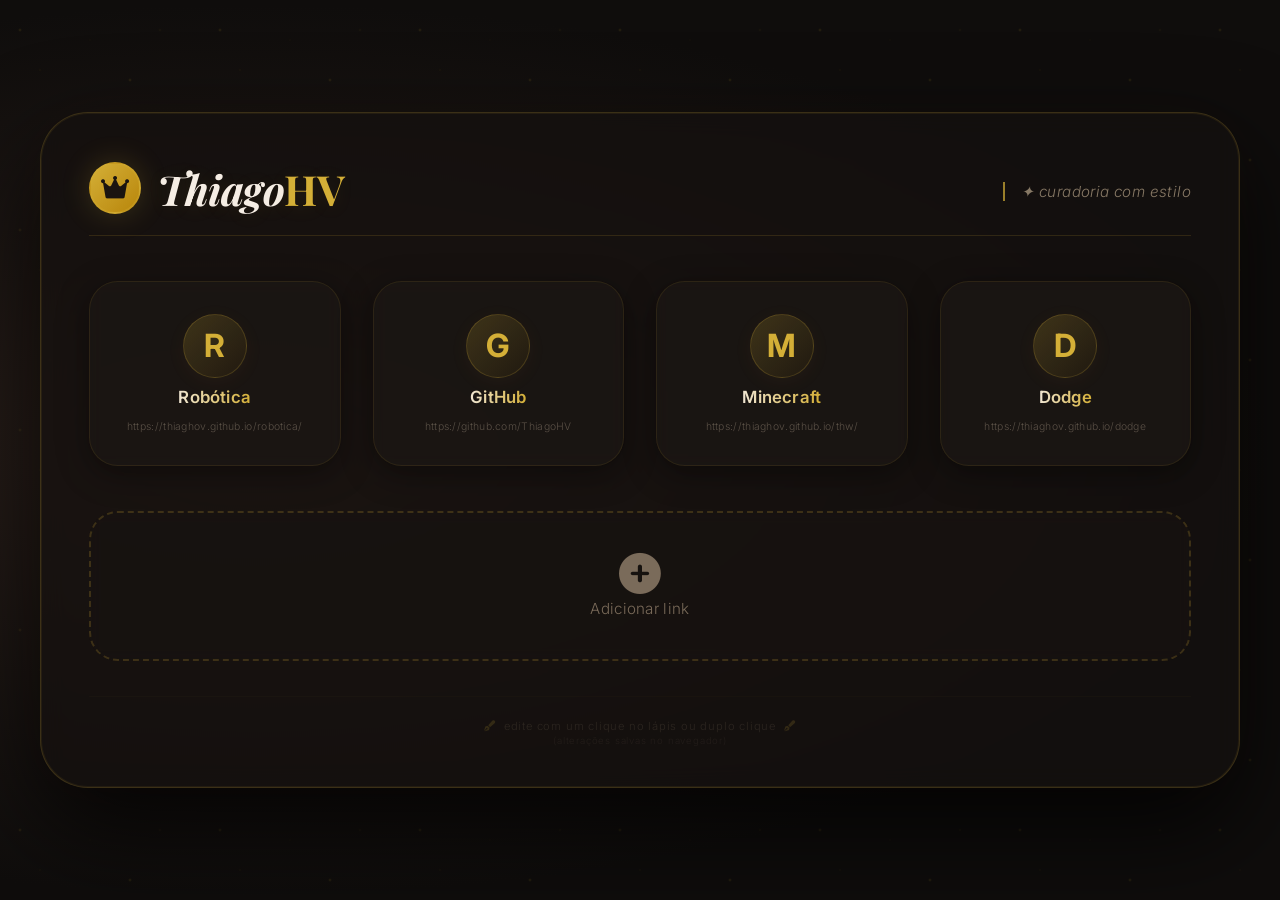
<file: index.html>
<!DOCTYPE html>
<html lang="pt-BR">
<head>
    <meta charset="UTF-8" />
    <meta name="viewport" content="width=device-width, initial-scale=1.0" />
    <title>ThiagoHV · Links</title>
    <!-- Favicon da maçã -->
    <link rel="icon" type="image/png" href="maça.png" />
    <!-- Google Fonts -->
    <link href="https://fonts.googleapis.com/css2?family=Inter:wght@300;400;500;600;700&family=Playfair+Display:ital,wght@0,700;1,700&display=swap" rel="stylesheet" />
    <!-- Font Awesome (apenas para ícones auxiliares) -->
    <link rel="stylesheet" href="https://cdnjs.cloudflare.com/ajax/libs/font-awesome/6.0.0-beta3/css/all.min.css" />
    <style>
        /* ===== RESET E BASE ===== */
        * {
            margin: 0;
            padding: 0;
            box-sizing: border-box;
        }

        body {
            font-family: 'Inter', sans-serif;
            min-height: 100vh;
            display: flex;
            align-items: center;
            justify-content: center;
            padding: 2rem;
            background: #0f0d0c;
            background-image:
                radial-gradient(ellipse at 20% 50%, #2a1f1a 0%, #0f0d0c 70%),
                radial-gradient(ellipse at 80% 20%, #1e1410 0%, transparent 60%),
                radial-gradient(ellipse at 50% 100%, #1a110e 0%, transparent 50%);
            background-blend-mode: normal;
        }

        /* Partículas sutis */
        body::before {
            content: '';
            position: fixed;
            inset: 0;
            background-image: radial-gradient(2px 2px at 20px 30px, #d4af37, transparent),
                radial-gradient(2px 2px at 40px 70px, rgba(212, 175, 55, 0.3), transparent),
                radial-gradient(2px 2px at 50px 160px, #d4af37, transparent),
                radial-gradient(2px 2px at 90px 40px, rgba(212, 175, 55, 0.2), transparent),
                radial-gradient(2px 2px at 130px 80px, #d4af37, transparent),
                radial-gradient(2px 2px at 160px 30px, rgba(212, 175, 55, 0.4), transparent);
            background-size: 200px 200px;
            opacity: 0.15;
            pointer-events: none;
            z-index: 0;
        }

        .container {
            max-width: 1200px;
            width: 100%;
            position: relative;
            z-index: 1;
            background: rgba(20, 17, 15, 0.75);
            -webkit-backdrop-filter: blur(12px) saturate(1.2);
            backdrop-filter: blur(12px) saturate(1.2);
            border-radius: 3rem;
            padding: 3rem 3rem 2.5rem;
            border: 1px solid rgba(212, 175, 55, 0.2);
            box-shadow:
                0 40px 100px rgba(0, 0, 0, 0.8),
                0 0 0 1px rgba(212, 175, 55, 0.08) inset,
                0 0 60px rgba(212, 175, 55, 0.03);
            transition: box-shadow 0.5s ease;
        }

        .container:hover {
            box-shadow:
                0 50px 120px rgba(0, 0, 0, 0.9),
                0 0 0 1px rgba(212, 175, 55, 0.25) inset,
                0 0 80px rgba(212, 175, 55, 0.05);
        }

        /* ===== CABEÇALHO ===== */
        .header {
            display: flex;
            align-items: baseline;
            justify-content: space-between;
            flex-wrap: wrap;
            margin-bottom: 2.8rem;
            padding-bottom: 1.2rem;
            border-bottom: 1px solid rgba(212, 175, 55, 0.15);
        }

        .header-left {
            display: flex;
            align-items: center;
            gap: 1rem;
        }

        .avatar-icon {
            width: 52px;
            height: 52px;
            border-radius: 50%;
            background: linear-gradient(135deg, #d4af37, #b8860b);
            display: flex;
            align-items: center;
            justify-content: center;
            font-size: 1.6rem;
            color: #1a1410;
            box-shadow: 0 0 30px rgba(212, 175, 55, 0.2);
            border: 2px solid rgba(212, 175, 55, 0.3);
        }

        h1 {
            font-family: 'Playfair Display', serif;
            font-weight: 700;
            font-style: italic;
            font-size: 2.6rem;
            color: #f5ede4;
            letter-spacing: -0.5px;
            text-shadow: 0 2px 20px rgba(212, 175, 55, 0.1);
        }

        h1 span {
            color: #d4af37;
            font-style: normal;
        }

        .subtitle {
            color: #b8a58a;
            font-weight: 300;
            font-size: 0.95rem;
            letter-spacing: 0.4px;
            border-left: 2px solid #d4af37;
            padding-left: 1rem;
            opacity: 0.7;
            font-style: italic;
        }

        /* ===== GRID DE CARDS ===== */
        .grid {
            display: grid;
            grid-template-columns: repeat(auto-fill, minmax(200px, 1fr));
            gap: 2rem;
            margin-bottom: 2.8rem;
        }

        .card {
            background: rgba(30, 26, 22, 0.6);
            -webkit-backdrop-filter: blur(6px);
            backdrop-filter: blur(6px);
            border-radius: 1.8rem;
            padding: 2rem 1.2rem;
            text-align: center;
            transition: transform 0.4s cubic-bezier(0.34, 1.56, 0.64, 1), box-shadow 0.4s ease, background 0.4s ease;
            position: relative;
            min-height: 150px;
            display: flex;
            flex-direction: column;
            align-items: center;
            justify-content: center;
            border: 1px solid rgba(212, 175, 55, 0.1);
            box-shadow: 0 8px 32px rgba(0, 0, 0, 0.4);
            overflow: hidden;
        }

        .card::before {
            content: '';
            position: absolute;
            inset: 0;
            border-radius: 1.8rem;
            padding: 1px;
            background: linear-gradient(135deg, rgba(212, 175, 55, 0.3), transparent 50%, rgba(212, 175, 55, 0.1));
            -webkit-mask: linear-gradient(#fff 0 0) content-box, linear-gradient(#fff 0 0);
            -webkit-mask-composite: xor;
            mask: linear-gradient(#fff 0 0) content-box, linear-gradient(#fff 0 0);
            mask-composite: exclude;
            pointer-events: none;
            opacity: 0;
            transition: opacity 0.5s;
        }

        .card:hover::before {
            opacity: 1;
        }

        .card:hover {
            transform: translateY(-8px) scale(1.02);
            background: rgba(40, 34, 28, 0.8);
            box-shadow: 0 20px 50px rgba(0, 0, 0, 0.6), 0 0 0 1px rgba(212, 175, 55, 0.2);
            border-color: rgba(212, 175, 55, 0.3);
        }

        .card a {
            text-decoration: none;
            color: #f0e6d3;
            font-weight: 500;
            font-size: 1.1rem;
            display: flex;
            flex-direction: column;
            align-items: center;
            gap: 0.6rem;
            width: 100%;
            height: 100%;
            transition: color 0.3s;
            position: relative;
            z-index: 2;
        }

        .card a:hover {
            color: #d4af37;
        }

        /* Ícone: círculo com a inicial */
        .icon-initial {
            width: 64px;
            height: 64px;
            border-radius: 50%;
            background: linear-gradient(135deg, rgba(212, 175, 55, 0.2), rgba(184, 134, 11, 0.05));
            border: 1px solid rgba(212, 175, 55, 0.2);
            box-shadow: 0 4px 20px rgba(212, 175, 55, 0.05);
            display: flex;
            align-items: center;
            justify-content: center;
            font-size: 2rem;
            font-weight: 700;
            color: #d4af37;
            font-family: 'Inter', sans-serif;
            text-transform: uppercase;
            transition: all 0.4s ease;
            flex-shrink: 0;
        }

        .card a:hover .icon-initial {
            transform: scale(1.08) rotate(-3deg);
            box-shadow: 0 8px 40px rgba(212, 175, 55, 0.15);
            border-color: rgba(212, 175, 55, 0.4);
            background: rgba(212, 175, 55, 0.15);
            color: #f5d742;
        }

        .card .link-text {
            word-break: break-all;
            font-size: 0.65rem;
            color: #9a8b7a;
            font-weight: 300;
            margin-top: 0.2rem;
            opacity: 0.5;
            letter-spacing: 0.3px;
            font-family: 'Inter', sans-serif;
        }

        .card .link-name {
            font-weight: 600;
            font-size: 1.05rem;
            letter-spacing: 0.2px;
            background: linear-gradient(to right, #f0e6d3, #d4af37);
            -webkit-background-clip: text;
            -webkit-text-fill-color: transparent;
            background-clip: text;
        }

        .card a:hover .link-name {
            background: linear-gradient(to right, #f5ede4, #f5d742);
            -webkit-background-clip: text;
            -webkit-text-fill-color: transparent;
            background-clip: text;
        }

        /* Ícone de editar */
        .card .edit-icon {
            position: absolute;
            top: 0.8rem;
            right: 0.8rem;
            background: rgba(20, 17, 15, 0.7);
            -webkit-backdrop-filter: blur(6px);
            backdrop-filter: blur(6px);
            border-radius: 50%;
            width: 32px;
            height: 32px;
            display: flex;
            align-items: center;
            justify-content: center;
            color: #b8a58a;
            font-size: 0.75rem;
            cursor: pointer;
            opacity: 0;
            transition: opacity 0.3s, background 0.3s, transform 0.3s, color 0.3s;
            border: 1px solid rgba(212, 175, 55, 0.15);
            box-shadow: 0 2px 12px rgba(0, 0, 0, 0.5);
            z-index: 3;
        }

        .card:hover .edit-icon {
            opacity: 1;
        }

        .card .edit-icon:hover {
            background: rgba(212, 175, 55, 0.2);
            color: #d4af37;
            transform: scale(1.15) rotate(15deg);
            border-color: #d4af37;
        }

        /* ===== BOTÃO ADICIONAR ===== */
        .add-btn {
            grid-column: span 1;
            background: rgba(30, 26, 22, 0.3);
            -webkit-backdrop-filter: blur(6px);
            backdrop-filter: blur(6px);
            border: 2px dashed rgba(212, 175, 55, 0.2);
            border-radius: 1.8rem;
            min-height: 150px;
            display: flex;
            flex-direction: column;
            align-items: center;
            justify-content: center;
            cursor: pointer;
            transition: all 0.4s ease;
            color: #7a6b5a;
            font-weight: 400;
            gap: 0.3rem;
            letter-spacing: 0.3px;
            position: relative;
        }

        .add-btn::before {
            content: '';
            position: absolute;
            inset: 0;
            border-radius: 1.8rem;
            padding: 2px;
            background: linear-gradient(135deg, rgba(212, 175, 55, 0.2), transparent 60%, rgba(212, 175, 55, 0.05));
            -webkit-mask: linear-gradient(#fff 0 0) content-box, linear-gradient(#fff 0 0);
            -webkit-mask-composite: xor;
            mask: linear-gradient(#fff 0 0) content-box, linear-gradient(#fff 0 0);
            mask-composite: exclude;
            pointer-events: none;
            opacity: 0;
            transition: opacity 0.5s;
        }

        .add-btn:hover::before {
            opacity: 1;
        }

        .add-btn:hover {
            border-color: #d4af37;
            background: rgba(212, 175, 55, 0.05);
            color: #d4af37;
            transform: scale(1.02);
            box-shadow: 0 0 50px rgba(212, 175, 55, 0.03);
        }

        .add-btn i {
            font-size: 2.6rem;
            transition: transform 0.5s cubic-bezier(0.34, 1.56, 0.64, 1), color 0.3s;
            color: #7a6b5a;
        }

        .add-btn:hover i {
            transform: rotate(90deg) scale(1.1);
            color: #d4af37;
        }

        .add-btn span {
            font-size: 0.95rem;
            font-weight: 300;
        }

        /* ===== RODAPÉ ===== */
        .footer-note {
            margin-top: 2.2rem;
            text-align: center;
            color: #4f453a;
            font-size: 0.7rem;
            letter-spacing: 0.8px;
            border-top: 1px solid rgba(212, 175, 55, 0.06);
            padding-top: 1.4rem;
            opacity: 0.4;
            font-weight: 300;
        }

        .footer-note i {
            color: #d4af37;
            opacity: 0.4;
            margin: 0 4px;
        }

        /* ===== RESPONSIVIDADE ===== */
        @media (max-width: 640px) {
            .container {
                padding: 1.8rem 1.2rem;
                border-radius: 2rem;
            }
            .grid {
                grid-template-columns: repeat(auto-fill, minmax(140px, 1fr));
                gap: 1.2rem;
            }
            h1 {
                font-size: 1.8rem;
            }
            .header {
                flex-direction: column;
                align-items: flex-start;
                gap: 0.8rem;
            }
            .header-left {
                width: 100%;
            }
            .subtitle {
                padding-left: 0.8rem;
                font-size: 0.85rem;
                border-left: 2px solid #d4af37;
            }
            .card {
                min-height: 120px;
                padding: 1.2rem 0.8rem;
            }
            .add-btn {
                min-height: 120px;
            }
            .avatar-icon {
                width: 40px;
                height: 40px;
                font-size: 1.2rem;
            }
            .icon-initial {
                width: 50px;
                height: 50px;
                font-size: 1.6rem;
            }
        }
    </style>
</head>
<body>
    <div class="container">
        <div class="header">
            <div class="header-left">
                <div class="avatar-icon">
                    <i class="fas fa-crown"></i>
                </div>
                <h1>Thiago<span>HV</span></h1>
            </div>
            <div class="subtitle">✦ curadoria com estilo</div>
        </div>

        <div class="grid" id="gridLinks">
            <!-- Os cards serão inseridos via JavaScript -->
        </div>

        <div class="add-btn" id="addBtn">
            <i class="fas fa-plus-circle"></i>
            <span>Adicionar link</span>
        </div>

        <div class="footer-note">
            <i class="fas fa-pen-fancy"></i> edite com um clique no lápis ou duplo clique <i class="fas fa-pen-fancy"></i>
            <br />
            <span style="opacity: 0.6; font-size: 0.6rem;">(alterações salvas no navegador)</span>
        </div>
    </div>

    <script>
        document.addEventListener('DOMContentLoaded', function () {
            const grid = document.getElementById('gridLinks');
            const STORAGE_KEY = 'thiagohv_links';

            // ----- DADOS PADRÃO (substitua pelos seus) -----
            const defaultLinks = [
                { id: 1, name: 'Robótica', url: 'https://thiaghov.github.io/robotica/' },
                { id: 2, name: 'GitHub', url: 'https://github.com/ThiagoHV' },
                { id: 3, name: 'Minecraft', url: 'https://thiaghov.github.io/thw/' },
                { id: 4, name: 'Dodge', url: 'https://thiaghov.github.io/dodge' }
            ];

            // ----- CARREGAR DADOS DO localStorage -----
            function loadLinks() {
                const stored = localStorage.getItem(STORAGE_KEY);
                if (stored) {
                    try {
                        const parsed = JSON.parse(stored);
                        if (Array.isArray(parsed) && parsed.length > 0) {
                            return parsed;
                        }
                    } catch (e) {}
                }
                return defaultLinks;
            }

            let links = loadLinks();

            // ----- SALVAR NO localStorage -----
            function saveLinks() {
                localStorage.setItem(STORAGE_KEY, JSON.stringify(links));
            }

            // ----- RENDERIZAR CARDS (com inicial do nome) -----
            function renderCards() {
                grid.innerHTML = '';
                links.forEach(item => {
                    const card = document.createElement('div');
                    card.className = 'card';
                    card.dataset.id = item.id;

                    const link = document.createElement('a');
                    link.href = item.url || '#';
                    link.target = '_blank';
                    link.rel = 'noopener noreferrer';

                    // Ícone: círculo com a primeira letra do nome
                    const initial = document.createElement('div');
                    initial.className = 'icon-initial';
                    // Pega a primeira letra, se existir, senão usa '?'
                    const letter = (item.name && item.name.length > 0) ? item.name.charAt(0).toUpperCase() : '?';
                    initial.textContent = letter;
                    link.appendChild(initial);

                    const nameSpan = document.createElement('span');
                    nameSpan.className = 'link-name';
                    nameSpan.textContent = item.name;
                    link.appendChild(nameSpan);

                    const urlSpan = document.createElement('span');
                    urlSpan.className = 'link-text';
                    urlSpan.textContent = item.url || 'Sem link';
                    link.appendChild(urlSpan);

                    card.appendChild(link);

                    const editIcon = document.createElement('div');
                    editIcon.className = 'edit-icon';
                    editIcon.innerHTML = '<i class="fas fa-pen"></i>';
                    editIcon.title = 'Editar link';
                    editIcon.addEventListener('click', function (e) {
                        e.preventDefault();
                        e.stopPropagation();
                        editLink(item.id);
                    });
                    card.appendChild(editIcon);

                    grid.appendChild(card);
                });
            }

            // ----- EDITAR LINK -----
            function editLink(id) {
                const item = links.find(l => l.id === id);
                if (!item) return;

                const newName = prompt('Nome do link:', item.name);
                if (newName === null) return;
                const trimmedName = newName.trim();
                if (trimmedName === '') {
                    alert('O nome não pode ficar vazio.');
                    return;
                }

                const newUrl = prompt('URL (inclua http:// ou https://):', item.url);
                if (newUrl === null) return;
                let trimmedUrl = newUrl.trim();
                if (trimmedUrl === '') {
                    trimmedUrl = '#';
                } else if (!/^https?:\/\//i.test(trimmedUrl)) {
                    trimmedUrl = 'https://' + trimmedUrl;
                }

                item.name = trimmedName;
                item.url = trimmedUrl;
                saveLinks();
                renderCards();
            }

            // ----- ADICIONAR LINK -----
            function addLink() {
                const name = prompt('Nome do novo link:');
                if (name === null) return;
                const trimmedName = name.trim();
                if (trimmedName === '') {
                    alert('O nome não pode ficar vazio.');
                    return;
                }

                const url = prompt('URL (inclua http:// ou https://):');
                if (url === null) return;
                let trimmedUrl = url.trim();
                if (trimmedUrl === '') {
                    trimmedUrl = '#';
                } else if (!/^https?:\/\//i.test(trimmedUrl)) {
                    trimmedUrl = 'https://' + trimmedUrl;
                }

                const maxId = links.reduce((max, l) => Math.max(max, l.id), 0);
                const newId = maxId + 1;

                links.push({
                    id: newId,
                    name: trimmedName,
                    url: trimmedUrl
                });

                saveLinks();
                renderCards();
            }

            // ----- EVENTOS -----
            document.getElementById('addBtn').addEventListener('click', addLink);

            grid.addEventListener('dblclick', function (e) {
                const card = e.target.closest('.card');
                if (card) {
                    const id = parseInt(card.dataset.id);
                    if (!isNaN(id)) {
                        editLink(id);
                    }
                }
            });

            // Renderizar
            renderCards();
        });
    </script>
</body>
</html>
</file>
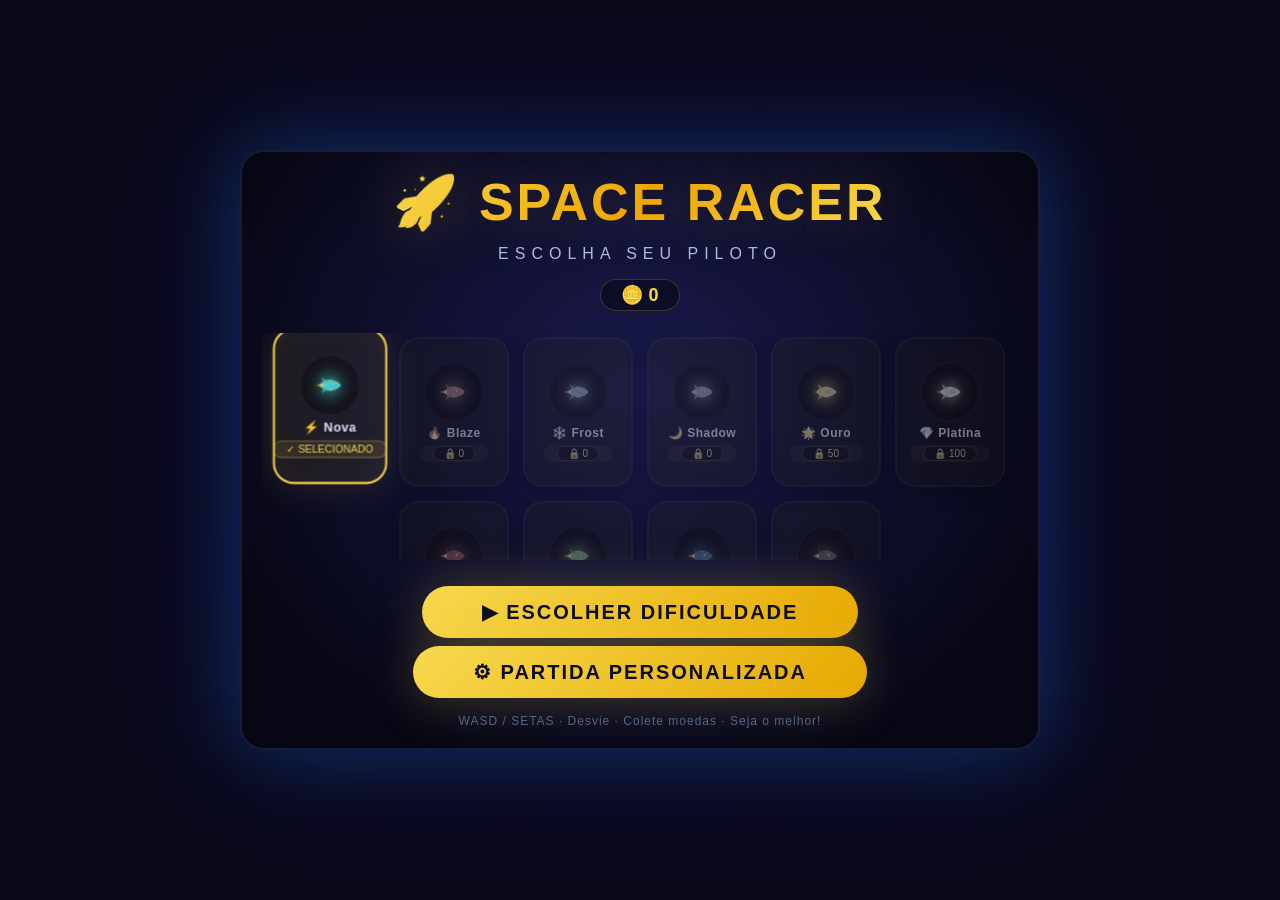
<file: dodge/index.html>
<!DOCTYPE html>
<html lang="pt-BR">
<head>
    <meta charset="UTF-8" />
    <meta name="viewport" content="width=device-width, initial-scale=1.0, maximum-scale=1.0, user-scalable=no" />
    <title>🚀 SPACE RACER - DEFINITIVO</title>
    <style>
        * {
            margin: 0;
            padding: 0;
            box-sizing: border-box;
        }
        body {
            background: #0a0a1a;
            display: flex;
            justify-content: center;
            align-items: center;
            min-height: 100vh;
            font-family: 'Segoe UI', Tahoma, Geneva, Verdana, sans-serif;
            overflow: hidden;
            user-select: none;
            touch-action: none;
        }
        #gameContainer {
            position: relative;
            width: 800px;
            height: 600px;
            border-radius: 24px;
            overflow: hidden;
            box-shadow: 0 0 80px rgba(0, 150, 255, 0.3), 0 0 160px rgba(100, 0, 255, 0.15);
            border: 2px solid rgba(255, 255, 255, 0.06);
            background: #0d0d2b;
        }
        canvas {
            display: block;
            width: 100%;
            height: 100%;
            background: transparent;
            cursor: none;
            touch-action: none;
        }
        .screen {
            position: absolute;
            top: 0;
            left: 0;
            width: 100%;
            height: 100%;
            display: flex;
            flex-direction: column;
            justify-content: center;
            align-items: center;
            transition: opacity 0.6s cubic-bezier(0.23, 1, 0.32, 1), transform 0.6s cubic-bezier(0.23, 1, 0.32, 1);
            pointer-events: none;
            opacity: 0;
            transform: scale(0.95);
            will-change: transform, opacity;
            z-index: 20;
        }
        .screen.active {
            pointer-events: auto;
            opacity: 1;
            transform: scale(1);
        }
        #selectScreen {
            background: radial-gradient(ellipse at 50% 40%, #1a1a4e, #070714 80%);
            padding: 20px;
            gap: 12px;
        }
        #selectScreen::before {
            content: '';
            position: absolute;
            inset: 0;
            background: url("data:image/svg+xml,%3Csvg xmlns='http://www.w3.org/2000/svg' width='100' height='100'%3E%3Ccircle cx='50' cy='50' r='1' fill='rgba(255,255,255,0.05)'/%3E%3C/svg%3E") repeat;
            opacity: 0.4;
        }
        #selectScreen h1 {
            font-size: 52px;
            font-weight: 900;
            background: linear-gradient(135deg, #f7d94e 0%, #f0a500 50%, #f7d94e 100%);
            -webkit-background-clip: text;
            -webkit-text-fill-color: transparent;
            text-shadow: 0 0 60px rgba(247, 217, 78, 0.25);
            letter-spacing: 3px;
            position: relative;
            z-index: 2;
            animation: titlePulse 3s ease-in-out infinite;
        }
        @keyframes titlePulse {
            0%,
            100% {
                transform: scale(1);
            }
            50% {
                transform: scale(1.03);
            }
        }
        #selectScreen .subtitle {
            color: #aabbdd;
            font-size: 16px;
            letter-spacing: 6px;
            text-transform: uppercase;
            margin-bottom: 4px;
            position: relative;
            z-index: 2;
        }
        .char-grid {
            display: flex;
            gap: 14px;
            margin: 6px 0 14px;
            flex-wrap: wrap;
            justify-content: center;
            position: relative;
            z-index: 2;
            max-height: 280px;
            overflow-y: auto;
            padding: 4px;
        }
        .char-grid::-webkit-scrollbar {
            width: 4px;
        }
        .char-grid::-webkit-scrollbar-track {
            background: rgba(255, 255, 255, 0.05);
            border-radius: 10px;
        }
        .char-grid::-webkit-scrollbar-thumb {
            background: rgba(247, 217, 78, 0.3);
            border-radius: 10px;
        }
        .char-card {
            width: 110px;
            height: 150px;
            background: rgba(255, 255, 255, 0.03);
            border-radius: 20px;
            border: 2px solid rgba(255, 255, 255, 0.06);
            display: flex;
            flex-direction: column;
            align-items: center;
            justify-content: center;
            gap: 4px;
            cursor: pointer;
            transition: all 0.3s cubic-bezier(0.23, 1, 0.32, 1);
            backdrop-filter: blur(6px);
            padding: 8px 4px;
            box-shadow: 0 4px 20px rgba(0, 0, 0, 0.4);
            position: relative;
            overflow: hidden;
            flex-shrink: 0;
        }
        .char-card.selected {
            border-color: #f7d94e;
            background: rgba(247, 217, 78, 0.08);
            box-shadow: 0 0 40px rgba(247, 217, 78, 0.15), inset 0 0 30px rgba(247, 217, 78, 0.05);
            transform: translateY(-6px) scale(1.04);
        }
        .char-card .preview-canvas {
            width: 60px;
            height: 60px;
            border-radius: 50%;
            display: flex;
            align-items: center;
            justify-content: center;
            background: rgba(0, 0, 0, 0.3);
            border: 2px solid rgba(255, 255, 255, 0.05);
        }
        .char-card .name {
            color: #e0e8ff;
            font-size: 12px;
            font-weight: 700;
            letter-spacing: 0.5px;
            text-align: center;
            line-height: 1.2;
        }
        .char-card .badge {
            font-size: 10px;
            color: #8899bb;
            background: rgba(255, 255, 255, 0.05);
            padding: 2px 12px;
            border-radius: 30px;
            border: 1px solid transparent;
            white-space: nowrap;
        }
        .char-card.selected .badge {
            color: #f7d94e;
            border-color: rgba(247, 217, 78, 0.3);
            background: rgba(247, 217, 78, 0.1);
        }
        .char-card.locked {
            opacity: 0.5;
            filter: grayscale(0.7);
        }
        .char-card .price-tag {
            font-size: 10px;
            color: #f7d94e;
            background: rgba(0, 0, 0, 0.4);
            padding: 1px 10px;
            border-radius: 30px;
            border: 1px solid rgba(247, 217, 78, 0.2);
        }
        .btn-start {
            padding: 14px 60px;
            font-size: 20px;
            font-weight: 800;
            border: none;
            border-radius: 60px;
            background: linear-gradient(135deg, #f7d94e, #e6a800);
            color: #0a0a1a;
            cursor: pointer;
            transition: all 0.3s cubic-bezier(0.23, 1, 0.32, 1);
            box-shadow: 0 0 50px rgba(247, 217, 78, 0.25);
            letter-spacing: 2px;
            position: relative;
            z-index: 2;
            text-transform: uppercase;
        }
        .btn-start:hover {
            transform: scale(1.06);
            box-shadow: 0 0 70px rgba(247, 217, 78, 0.45);
        }
        .btn-start:active {
            transform: scale(0.94);
        }
        .hint {
            color: #556688;
            font-size: 12px;
            letter-spacing: 1px;
            margin-top: 4px;
            position: relative;
            z-index: 2;
        }
        .coin-balance {
            color: #f7d94e;
            font-size: 18px;
            font-weight: 700;
            background: rgba(0, 0, 0, 0.4);
            padding: 4px 20px;
            border-radius: 40px;
            backdrop-filter: blur(4px);
            border: 1px solid rgba(247, 217, 78, 0.2);
            position: relative;
            z-index: 2;
            margin-bottom: 4px;
        }
        #secretM { cursor:pointer; color:inherit; font-weight:inherit; text-decoration:none; display:inline; transition:color .12s; }
        #secretM:hover { color:#f7d94e; }
        #godModePopup { position:absolute; inset:0; display:none; align-items:center; justify-content:center; z-index:80; background:rgba(0,0,0,.68); backdrop-filter:blur(4px); }
        #godModePopup.active { display:flex; }
        .god-panel { position:relative; width:min(380px,86%); padding:24px; border-radius:18px; background:linear-gradient(145deg,#12121f,#07070d); border:2px solid #ffd43b; box-shadow:0 0 35px rgba(255,212,59,.22),0 20px 60px rgba(0,0,0,.7); text-align:center; color:#fff; }
        .god-close { position:absolute; top:8px; right:10px; width:30px; height:30px; border:0; border-radius:50%; background:rgba(255,255,255,.08); color:#fff; font-size:22px; line-height:30px; cursor:pointer; }
        .god-close:hover { background:rgba(255,255,255,.16); }
        .god-toggle-row { display:flex; align-items:center; justify-content:space-between; gap:14px; padding:12px 0 4px; font-weight:900; letter-spacing:1px; }
        .god-toggle { min-width:130px; border:0; border-radius:999px; padding:10px 16px; font-weight:1000; cursor:pointer; transition:filter .15s, transform .15s; }
        .god-toggle:hover { filter:brightness(1.1); transform:translateY(-1px); }
        .god-toggle.on { background:#35d07f; color:#07140d; }
        .god-toggle.off { background:#2b2b3a; color:#fff; }
        .god-panel h3 { margin:0 0 8px; font-size:24px; letter-spacing:2px; }
        .god-panel p { color:#aeb7ca; font-size:12px; line-height:1.5; margin:0 0 16px; }
        .god-actions { display:flex; gap:8px; justify-content:center; }
        .god-actions button { border:0; border-radius:10px; padding:10px 16px; font-weight:900; cursor:pointer; }
        #godEnable { background:#ffd43b; color:#111; }
        #godCancel { background:#262637; color:#fff; }
        #godStatus { margin-top:10px; font-size:10px; color:#ffd43b; min-height:14px; }
        #difficultyScreen {
            background: radial-gradient(ellipse at 50% 45%, #17172f, #050509 82%);
            padding: 22px 18px;
            gap: 8px;
            z-index: 25;
        }
        #difficultyScreen h2 { color:#fff; font-size:30px; letter-spacing:3px; margin-bottom:4px; text-shadow:0 0 24px rgba(255,255,255,.18); }
        #difficultyScreen .diff-sub { color:#8d96ad; font-size:12px; letter-spacing:2px; margin-bottom:5px; }
        .difficulty-list { width:min(430px,88%); display:flex; flex-direction:column; gap:7px; }
        .difficulty-option { position:relative; border:2px solid transparent; border-radius:12px; padding:9px 15px; color:#fff; cursor:pointer; display:flex; align-items:center; justify-content:space-between; min-height:48px; font-weight:900; letter-spacing:1px; transition:transform .15s, filter .15s, box-shadow .15s; z-index:1; }
        .difficulty-option:hover { transform:translateX(5px); filter:brightness(1.15); z-index:10; }
        .difficulty-option.selected { outline:3px solid rgba(255,255,255,.8); box-shadow:0 0 22px rgba(255,255,255,.16); transform:translateX(8px); }
        .difficulty-option small { font-size:10px; font-weight:700; opacity:.82; letter-spacing:.4px; text-align:right; }
        .difficulty-tooltip { position:absolute; left:50%; top:calc(100% + 7px); transform:translate(-50%, -8px) scale(.96); width:380px; max-width:calc(100vw - 70px); padding:12px 14px; border-radius:12px; background:rgba(8,8,18,.97); border:1px solid rgba(255,255,255,.16); box-shadow:0 12px 35px rgba(0,0,0,.55), 0 0 24px rgba(255,255,255,.08); color:#eef2ff; opacity:0; visibility:hidden; pointer-events:none; transition:opacity .16s ease, transform .16s ease, visibility .16s; z-index:50; text-align:left; letter-spacing:0; }
        .difficulty-option:hover .difficulty-tooltip { opacity:1; visibility:visible; transform:translate(-50%, 0) scale(1); pointer-events:auto; }
        .difficulty-tooltip .tt-title { display:flex; justify-content:space-between; align-items:center; gap:12px; margin-bottom:7px; font-size:14px; font-weight:1000; letter-spacing:1px; }
        .difficulty-tooltip .tt-badge { font-size:9px; padding:3px 7px; border-radius:999px; background:rgba(255,255,255,.09); color:#cbd3e8; letter-spacing:.8px; white-space:nowrap; }
        .difficulty-tooltip .tt-grid { display:grid; grid-template-columns:1fr 1fr; gap:5px 12px; }
        .difficulty-tooltip .tt-row { display:flex; justify-content:space-between; gap:8px; font-size:10px; line-height:1.35; color:#aeb8d0; }
        .difficulty-tooltip .tt-row strong { color:#fff; font-weight:900; text-align:right; }
        .difficulty-tooltip .tt-note { margin-top:8px; padding-top:7px; border-top:1px solid rgba(255,255,255,.09); color:#d8def0; font-size:9px; line-height:1.45; }
        .diff-easy .difficulty-tooltip { border-color:rgba(45,190,95,.55); }
        .diff-normal .difficulty-tooltip { border-color:rgba(245,210,30,.55); }
        .diff-hard .difficulty-tooltip { border-color:rgba(240,110,30,.6); }
        .diff-insane .difficulty-tooltip { border-color:rgba(255,55,75,.65); }
        .diff-master .difficulty-tooltip { border-color:rgba(150,75,220,.7); }
        .diff-secret .difficulty-tooltip { border-color:rgba(255,255,255,.35); box-shadow:0 12px 35px rgba(0,0,0,.75), 0 0 30px rgba(255,255,255,.06); }
        .diff-easy { background:#218c4a; } .diff-normal { background:#c7a600; color:#111; } .diff-hard { background:#d86619; } .diff-insane { background:#c62835; } .diff-master { background:#6b35a8; } .diff-secret { background:#090909; border-color:#333; }
        #btnDifficultyStart { margin-top:5px; width:min(430px,88%); padding:12px; border:0; border-radius:12px; background:#fff; color:#111; font-weight:1000; cursor:pointer; letter-spacing:1px; }
        #btnDifficultyBack { background:none; border:0; color:#8d96ad; cursor:pointer; margin-top:2px; }

        #customScreen{
            background:
                radial-gradient(circle at 15% 10%, rgba(117,137,255,.10), transparent 28%),
                radial-gradient(circle at 88% 8%, rgba(247,217,78,.07), transparent 22%),
                linear-gradient(180deg,#080a10 0%,#05060b 100%);
            padding:14px;
            overflow:hidden;
            z-index:26;
        }
        #customScreen::before{
            content:"";position:absolute;inset:0;pointer-events:none;
            background:linear-gradient(90deg,rgba(255,255,255,.018) 1px,transparent 1px),linear-gradient(rgba(255,255,255,.014) 1px,transparent 1px);
            background-size:36px 36px;opacity:.35;
            mask-image:linear-gradient(to bottom,rgba(0,0,0,.55),transparent 86%);
        }
        .custom-shell{
            position:relative;z-index:2;width:min(1040px,97%);height:min(568px,94%);
            display:grid;grid-template-rows:auto 1fr auto;gap:10px;
            padding:14px;
            border:1px solid rgba(255,255,255,.07);border-radius:24px;
            background:linear-gradient(180deg,rgba(12,15,24,.97),rgba(7,9,15,.97));
            box-shadow:0 32px 100px rgba(0,0,0,.72),0 0 55px rgba(105,120,255,.06),inset 0 1px rgba(255,255,255,.045);
            backdrop-filter:blur(18px);
        }
        .custom-head{display:flex;align-items:center;justify-content:space-between;gap:16px;min-width:0;padding:2px 2px 4px}
        .custom-title-wrap{min-width:0;display:flex;align-items:flex-start;gap:12px}
        .custom-logo-mark{width:38px;height:38px;border-radius:12px;display:grid;place-items:center;background:linear-gradient(145deg,rgba(247,217,78,.14),rgba(109,124,255,.12));border:1px solid rgba(255,255,255,.08);box-shadow:inset 0 1px rgba(255,255,255,.06),0 8px 24px rgba(0,0,0,.2);font-size:17px;flex:none}
        .custom-eyebrow{font-size:8px;font-weight:1000;letter-spacing:2.6px;color:#6f7a90;text-transform:uppercase;margin:1px 0 4px}
        .custom-head h2{color:#f5f7fc;font-size:24px;line-height:1;letter-spacing:1.3px;margin:0}
        .custom-head p{color:#7f899e;font-size:9px;margin:6px 0 0;max-width:430px}
        .custom-actions-top{display:flex;align-items:center;justify-content:flex-end;gap:6px;flex-wrap:wrap}
        .custom-mini-btn{border:1px solid rgba(255,255,255,.07);background:rgba(255,255,255,.025);color:#c8d0df;border-radius:10px;padding:7px 10px;font-size:8px;font-weight:1000;letter-spacing:.65px;cursor:pointer;transition:.16s;box-shadow:inset 0 1px rgba(255,255,255,.025)}
        .custom-mini-btn:hover{transform:translateY(-1px);background:rgba(255,255,255,.05);border-color:rgba(255,255,255,.14)}
        #customPresetBalanced{color:#f6d84d;border-color:rgba(247,217,78,.17)}
        #customPresetBoss{color:#ff9aa8;border-color:rgba(255,73,101,.14)}
        #customPresetChaos{color:#c5b1ff;border-color:rgba(140,95,255,.15)}
        #customSave,#customLoad{color:#aeb9cb}

        .custom-main{min-height:0;display:grid;grid-template-columns:174px minmax(0,1fr);gap:10px}
        .custom-sidebar{min-height:0;padding:8px;border:1px solid rgba(255,255,255,.06);border-radius:16px;background:rgba(255,255,255,.018);box-shadow:inset 0 1px rgba(255,255,255,.025)}
        .custom-side-kicker{font-size:7px;font-weight:1000;letter-spacing:1.8px;color:#5f6b82;text-transform:uppercase;padding:4px 8px 9px}
        .custom-tab{width:100%;display:flex;align-items:center;justify-content:space-between;gap:8px;padding:10px 10px;margin-bottom:5px;border:1px solid transparent;border-radius:11px;background:transparent;color:#8f9bb0;font-size:8px;font-weight:1000;letter-spacing:.9px;cursor:pointer;text-align:left;transition:.15s}
        .custom-tab:hover{background:rgba(255,255,255,.035);color:#d7deeb}
        .custom-tab.active{background:linear-gradient(180deg,rgba(255,255,255,.065),rgba(255,255,255,.03));border-color:rgba(255,255,255,.07);color:#f1f4fa;box-shadow:inset 0 1px rgba(255,255,255,.05),0 6px 18px rgba(0,0,0,.15)}
        .custom-tab .tab-icon{width:23px;height:23px;display:grid;place-items:center;border-radius:7px;background:rgba(255,255,255,.04);color:#aeb9cd;font-size:10px;flex:none}
        .custom-tab.active .tab-icon{background:rgba(247,217,78,.09);color:#f7d94e}
        .custom-tab small{font-size:7px;color:#59667c;font-weight:900;letter-spacing:.4px}
        .custom-side-tip{margin-top:auto;padding:9px;border-radius:11px;border:1px solid rgba(255,255,255,.05);background:rgba(255,255,255,.018);color:#68758b;font-size:7px;line-height:1.45}

        .custom-content{min-width:0;min-height:0;overflow:hidden;border:1px solid rgba(255,255,255,.06);border-radius:16px;background:linear-gradient(180deg,rgba(255,255,255,.018),rgba(255,255,255,.01));box-shadow:inset 0 1px rgba(255,255,255,.02)}
        .custom-tab-panel{display:none;height:100%;min-height:0;overflow:auto;padding:13px}.custom-tab-panel.active{display:block}
        .custom-panel-title{display:flex;align-items:flex-end;justify-content:space-between;gap:10px;margin-bottom:11px}
        .custom-panel-title h3{margin:0;color:#edf2fb;font-size:13px;letter-spacing:1.1px}.custom-panel-title p{margin:4px 0 0;color:#69758a;font-size:8px}.custom-status-pill{padding:5px 8px;border-radius:999px;background:rgba(255,255,255,.035);border:1px solid rgba(255,255,255,.055);font-size:7px;font-weight:1000;letter-spacing:.7px;color:#7f8da2;white-space:nowrap}

        .custom-card-grid{display:grid;grid-template-columns:repeat(2,minmax(0,1fr));gap:8px}
        .custom-setting-card{padding:10px;border-radius:12px;border:1px solid rgba(255,255,255,.055);background:rgba(255,255,255,.018);box-shadow:inset 0 1px rgba(255,255,255,.022)}
        .custom-setting-card.span2{grid-column:1/-1}
        .custom-setting-top{display:flex;align-items:center;justify-content:space-between;gap:8px;margin-bottom:7px}.custom-setting-top label{color:#9ca8bc;font-size:7px;font-weight:1000;letter-spacing:.85px}.custom-setting-top output,.custom-range-row output{color:#f4d83f;font-size:9px;font-weight:1000}
        .custom-field{display:flex;flex-direction:column;gap:3px;min-width:0}.custom-field label{color:#8793a8;font-size:7px;font-weight:900;letter-spacing:.45px}
        .custom-field input[type=number],.custom-field select{width:100%;border:1px solid rgba(255,255,255,.07);background:#0b0f18;color:#f2f5fb;border-radius:8px;padding:7px 8px;outline:none;font-size:9px}.custom-field input[type=number]:focus,.custom-field select:focus{border-color:rgba(247,217,78,.35);box-shadow:0 0 0 2px rgba(247,217,78,.04)}
        .custom-range-row{display:grid;grid-template-columns:minmax(0,1fr) 38px;align-items:center;gap:7px}.custom-field input[type=range]{width:100%;accent-color:#f7d94e;height:14px}
        .custom-divider{height:1px;background:linear-gradient(90deg,transparent,rgba(255,255,255,.07),transparent);margin:11px 0}
        .custom-mini-grid{display:grid;grid-template-columns:repeat(3,minmax(0,1fr));gap:8px}
        .custom-chip-card{padding:9px;border-radius:11px;border:1px solid rgba(255,255,255,.05);background:rgba(255,255,255,.017)}.custom-chip-card strong{display:block;color:#eff2f8;font-size:10px}.custom-chip-card span{color:#69768b;font-size:7px}
        .custom-checks{display:grid;grid-template-columns:1fr 1fr 1fr;gap:7px}.custom-check{display:flex;align-items:center;gap:7px;padding:9px;border:1px solid rgba(255,255,255,.05);background:rgba(255,255,255,.016);border-radius:10px;cursor:pointer}.custom-check input{accent-color:#f7d94e}.custom-check span{color:#b5bfd0;font-size:8px;font-weight:800;line-height:1.25}

        .custom-attack-head{display:flex;align-items:flex-end;justify-content:space-between;gap:12px;margin-bottom:10px}.custom-attack-tools{display:flex;gap:5px}.custom-attack-tools button{border:1px solid rgba(255,255,255,.06);border-radius:8px;padding:6px 9px;background:rgba(255,255,255,.025);color:#9eabbe;font-size:7px;font-weight:1000;cursor:pointer}.custom-attack-tools button:hover{background:rgba(255,255,255,.05);color:#eef2f9}
        .custom-attack-list{display:grid;grid-template-columns:repeat(2,minmax(0,1fr));gap:7px;overflow:auto;padding:1px 2px 4px;max-height:calc(100% - 92px)}
        .custom-attack-card{display:flex;align-items:center;gap:7px;min-height:40px;padding:7px 9px;border:1px solid rgba(255,255,255,.05);border-radius:10px;background:rgba(255,255,255,.016);cursor:pointer;transition:.14s}.custom-attack-card:hover{background:rgba(255,255,255,.04);border-color:rgba(255,255,255,.11);transform:translateY(-1px)}.custom-attack-card:has(input:checked){border-color:rgba(247,217,78,.34);background:rgba(247,217,78,.045);box-shadow:0 0 18px rgba(247,217,78,.035)}
        .custom-attack-card input{accent-color:#f7d94e}.custom-attack-card .atk-id{width:20px;color:#58647a;font-size:7px;font-weight:1000;text-align:center}.custom-attack-card .atk-name{flex:1;color:#dfe5f1;font-size:8px;font-weight:900;line-height:1.15}.custom-attack-card .atk-tag{font-size:6px;font-weight:1000;letter-spacing:.6px;padding:2px 5px;border-radius:5px;background:rgba(255,255,255,.045);color:#7e8ba1}.custom-attack-card.super .atk-tag{color:#ff9aa6;background:rgba(255,60,85,.075)}.custom-attack-card.normal .atk-tag{color:#7edfff;background:rgba(50,180,255,.06)}
        .custom-preview{margin-top:10px;padding:9px 10px;border-radius:11px;background:linear-gradient(135deg,rgba(247,217,78,.055),rgba(109,124,255,.035));border:1px solid rgba(247,217,78,.08)}.custom-preview-title{color:#e6c93a;font-size:7px;font-weight:1000;letter-spacing:1.3px}.custom-preview-text{color:#818ca0;font-size:8px;line-height:1.35;margin-top:3px}

        .custom-footer{display:grid;grid-template-columns:auto 1fr auto;align-items:center;gap:9px;padding-top:2px}.custom-footer-note{color:#566378;font-size:7px;line-height:1.3}.custom-start-btn{border:0;border-radius:11px;padding:11px 16px;font-size:9px;font-weight:1000;letter-spacing:1px;cursor:pointer;transition:.16s}.custom-start-btn:hover{transform:translateY(-1px);filter:brightness(1.04)}#btnCustomStart{background:linear-gradient(135deg,#f8dc58,#e9ad13);color:#10110d;box-shadow:0 12px 28px rgba(247,217,78,.1)}#btnCustomBossTest{background:rgba(255,255,255,.035);color:#f0b2bb;border:1px solid rgba(255,80,105,.14)}
        #btnCustomBack{margin:0;background:transparent;border:0;color:#7f8ca0;cursor:pointer;font-size:8px;padding:8px 4px}#btnCustomBack:hover{color:#d3d9e4}
        .custom-key-hint{display:inline-flex;align-items:center;gap:4px}.custom-key{padding:2px 5px;border:1px solid rgba(255,255,255,.08);border-bottom-color:rgba(255,255,255,.15);border-radius:5px;background:rgba(255,255,255,.03);font-size:6px;color:#8b97aa}
        @media (max-width: 820px){.custom-main{grid-template-columns:1fr}.custom-sidebar{display:flex;gap:5px;overflow:auto}.custom-side-kicker,.custom-side-tip{display:none}.custom-tab{min-width:145px;margin:0}.custom-footer{grid-template-columns:auto 1fr}.custom-footer .footer-start-wrap{grid-column:2;display:flex;justify-content:flex-end}.custom-footer .footer-start-wrap .custom-start-btn{flex:1;max-width:220px}.custom-head{align-items:flex-start}.custom-actions-top{max-width:52%}}
        @media (max-width: 620px){.custom-shell{height:96%;width:97%;padding:10px;border-radius:18px}.custom-head{flex-direction:column;gap:8px}.custom-actions-top{max-width:none;width:100%;justify-content:flex-start}.custom-card-grid,.custom-checks,.custom-attack-list{grid-template-columns:1fr}.custom-mini-grid{grid-template-columns:1fr 1fr}.custom-setting-card.span2{grid-column:auto}.custom-footer{grid-template-columns:1fr}.custom-footer .footer-start-wrap{grid-column:auto}.custom-footer-note{display:none}}
        #gameOverScreen {
            background: radial-gradient(ellipse at center, #1a0a0a 0%, #0a0510 100%);
            gap: 10px;
            padding: 30px;
        }
        #gameOverScreen .go-title {
            font-size: 48px;
            font-weight: 900;
            color: #ff4466;
            text-shadow: 0 0 80px rgba(255, 68, 102, 0.4);
            letter-spacing: 4px;
        }
        #gameOverScreen .go-score {
            font-size: 28px;
            color: #f0f4ff;
        }
        #gameOverScreen .go-score span {
            color: #f7d94e;
            font-size: 36px;
        }
        #gameOverScreen .go-best {
            font-size: 18px;
            color: #8899bb;
            margin-bottom: 6px;
        }
        #gameOverScreen .go-best span {
            color: #f7d94e;
            font-weight: 700;
        }
        .go-buttons {
            display: flex;
            gap: 14px;
            margin-top: 8px;
            flex-wrap: wrap;
            justify-content: center;
        }
        .go-buttons button {
            padding: 12px 34px;
            font-size: 16px;
            font-weight: 700;
            border: none;
            border-radius: 50px;
            cursor: pointer;
            transition: all 0.3s cubic-bezier(0.23, 1, 0.32, 1);
            letter-spacing: 1px;
        }
        .go-buttons .btn-retry {
            background: linear-gradient(135deg, #4ecdc4, #2eaf9e);
            color: #0a0a1a;
            box-shadow: 0 0 30px rgba(78, 205, 196, 0.25);
        }
        .go-buttons .btn-retry:hover {
            transform: scale(1.05);
            box-shadow: 0 0 50px rgba(78, 205, 196, 0.4);
        }
        .go-buttons .btn-select {
            background: rgba(255, 255, 255, 0.06);
            color: #ccd6f0;
            border: 2px solid rgba(255, 255, 255, 0.08);
        }
        .go-buttons .btn-select:hover {
            background: rgba(255, 255, 255, 0.12);
            transform: scale(1.05);
        }
        #pauseScreen {
            background: rgba(0, 0, 0, 0.7);
            backdrop-filter: blur(10px);
            gap: 16px;
        }
        #pauseScreen .pause-title {
            font-size: 44px;
            color: #f0f4ff;
            letter-spacing: 4px;
        }
        #pauseScreen .pause-sub {
            color: #8899bb;
            font-size: 18px;
        }
        .pause-buttons {
            display: flex;
            gap: 16px;
            flex-wrap: wrap;
            justify-content: center;
        }
        .pause-buttons button {
            padding: 12px 36px;
            font-size: 18px;
            font-weight: 700;
            border: none;
            border-radius: 50px;
            cursor: pointer;
            transition: all 0.3s;
            letter-spacing: 1px;
        }
        .pause-buttons .btn-resume {
            background: linear-gradient(135deg, #4ecdc4, #2eaf9e);
            color: #0a0a1a;
        }
        .pause-buttons .btn-quit {
            background: rgba(255, 255, 255, 0.06);
            color: #ccd6f0;
            border: 2px solid rgba(255, 255, 255, 0.08);
        }
        #hud {
            position: absolute;
            top: 12px;
            left: 16px;
            right: 16px;
            display: flex;
            justify-content: space-between;
            align-items: center;
            pointer-events: none;
            z-index: 10;
            font-family: 'Segoe UI', sans-serif;
            gap: 8px;
            flex-wrap: wrap;
        }
        #hud .hud-left,
        #hud .hud-right {
            display: flex;
            align-items: center;
            gap: 10px;
            flex-wrap: wrap;
        }
        #hud .score-display {
            color: #f0f4ff;
            font-size: 20px;
            font-weight: 700;
            background: rgba(0, 0, 0, 0.5);
            padding: 4px 16px;
            border-radius: 40px;
            backdrop-filter: blur(8px);
            border: 1px solid rgba(255, 255, 255, 0.06);
            box-shadow: 0 4px 20px rgba(0, 0, 0, 0.3);
        }
        #hud .score-display span {
            color: #f7d94e;
        }
        #hud .best-display {
            color: #8899bb;
            font-size: 14px;
            font-weight: 500;
            background: rgba(0, 0, 0, 0.4);
            padding: 4px 14px;
            border-radius: 40px;
            backdrop-filter: blur(8px);
            border: 1px solid rgba(255, 255, 255, 0.04);
        }
        #hud .best-display span {
            color: #f7d94e;
            font-weight: 700;
        }
        #hud .char-name-hud {
            color: #aabbdd;
            font-size: 13px;
            background: rgba(0, 0, 0, 0.4);
            padding: 4px 14px;
            border-radius: 40px;
            backdrop-filter: blur(8px);
            border: 1px solid rgba(255, 255, 255, 0.04);
        }
        #hud .combo-display {
            color: #f7d94e;
            font-size: 22px;
            font-weight: 900;
            background: rgba(0, 0, 0, 0.5);
            padding: 2px 18px;
            border-radius: 40px;
            backdrop-filter: blur(8px);
            border: 2px solid rgba(247, 217, 78, 0.3);
            min-width: 60px;
            text-align: center;
            transition: all 0.2s;
            box-shadow: 0 0 30px rgba(247, 217, 78, 0.15);
        }
        #hud .combo-display.big {
            transform: scale(1.2);
            border-color: #ffd700;
            box-shadow: 0 0 60px rgba(247, 217, 78, 0.4);
        }
        #bossBarContainer{position:absolute;top:9px;left:50%;transform:translateX(-50%);width:min(500px,72%);padding:3px 5px;display:none;z-index:22;pointer-events:none;background:rgba(0,0,0,.26);border:1px solid rgba(255,255,255,.13);border-radius:7px;box-shadow:0 3px 10px rgba(0,0,0,.25);backdrop-filter:none;overflow:hidden}
        #bossBarContainer:after{content:none}@keyframes bossHudSweep{from{opacity:1}to{opacity:1}}
        #bossHudTop{position:relative;display:flex;align-items:center;justify-content:space-between;gap:10px;margin-bottom:7px}#bossName{position:static;transform:none;color:#fff;font-size:13px;font-weight:1000;letter-spacing:2px;text-shadow:0 0 16px rgba(255,70,90,.55)}#bossName .boss-type{color:#ff6b7d}#bossPhaseLabel{font-size:10px;font-weight:1000;letter-spacing:1.5px;padding:4px 8px;border-radius:999px;color:#d8def0;background:rgba(255,255,255,.06);border:1px solid rgba(255,255,255,.12)}#bossHpValue{font-size:12px;font-weight:1000;color:#fff;white-space:nowrap}
        #bossBarTrack{position:relative;height:16px;background:#12050a;border:1px solid rgba(255,255,255,.14);border-radius:999px;overflow:hidden;box-shadow:inset 0 0 16px rgba(0,0,0,.8)}#bossBarFill{height:100%;width:100%;background:linear-gradient(90deg,#ff2146,#ff6677,#ff9a62);border-radius:999px;transition:width .18s cubic-bezier(.22,.75,.15,1);box-shadow:0 0 18px rgba(255,45,70,.5);position:relative}#bossBarFill:after{content:'';position:absolute;inset:0;background:linear-gradient(90deg,transparent,rgba(255,255,255,.35),transparent);transform:translateX(-100%);animation:barGlint 1.6s linear infinite}@keyframes barGlint{to{transform:translateX(100%)}}
        #bossBarTicks{position:absolute;inset:0;display:flex;justify-content:space-between}#bossBarTicks span{width:1px;background:rgba(255,255,255,.17)}#bossAttackLabel{position:relative;margin-top:6px;min-height:11px;font-size:9px;font-weight:900;letter-spacing:1.4px;text-transform:uppercase;color:#93a0bd}#bossAttackLabel strong{color:#fff}
        #bossPlayerHP{position:absolute;left:50%;bottom:9px;transform:translateX(-50%);width:min(430px,70%);z-index:22;display:none;pointer-events:none}#bossPlayerHP .player-hud-shell{padding:2px 4px 3px;border-radius:5px;background:rgba(0,0,0,.28);border:1px solid rgba(255,255,255,.1);box-shadow:none;backdrop-filter:none}#bossPlayerHP .hp-title-row{display:flex;align-items:center;justify-content:space-between;margin-bottom:2px}#bossPlayerHP .hp-title{font-size:7px;font-weight:900;letter-spacing:1.2px;color:#d9dfeb}#bossPlayerHP .hp-value{font-size:8px;font-weight:900;letter-spacing:.7px;color:#e7ebf2}#bossPlayerHP .hp-caption{display:none}#bossPlayerHP .hp-bars{display:flex;gap:2px;height:6px}#bossPlayerHP .hp-segment{flex:1;min-width:2px;border:1px solid rgba(255,255,255,.1);border-radius:2px;background:#0d1118;box-shadow:none;transition:.12s}#bossPlayerHP .hp-segment.full{background:#63d38b;border-color:rgba(180,255,205,.35);box-shadow:none}
        #dangerOverlay{position:absolute;inset:0;z-index:20;pointer-events:none;opacity:0;transition:opacity .2s}#dangerOverlay:before{content:'';position:absolute;inset:0;background:radial-gradient(circle,transparent 45%,rgba(255,20,30,.10) 78%,rgba(255,20,30,.20) 100%)}#dangerOverlay:after{content:'';position:absolute;inset:7px;border:1px solid rgba(255,70,80,.16);border-radius:14px;box-shadow:inset 0 0 18px rgba(255,0,20,.08)}#dangerBanner{position:absolute;left:50%;bottom:54px;transform:translateX(-50%) translateY(4px);opacity:0;z-index:23;color:#ff9fa8;font-size:8px;font-weight:900;letter-spacing:2px;padding:2px 6px;background:rgba(20,0,4,.55);border:1px solid rgba(255,100,110,.2);border-radius:4px;transition:.2s;pointer-events:none}.boss-phase-2 #bossBarContainer{border-color:rgba(255,210,65,.24)}.boss-phase-3 #bossBarContainer{border-color:rgba(255,45,75,.32);box-shadow:0 3px 14px rgba(255,30,60,.12)}#gameContainer.boss-danger #dangerOverlay{opacity:1;animation:dangerPulse .75s infinite alternate}#gameContainer.boss-danger #dangerBanner{opacity:1;transform:translateX(-50%) translateY(0);animation:dangerBannerPulse .75s infinite alternate}#bossPlayerHP.danger .player-hud-shell{border-color:rgba(255,90,100,.38);box-shadow:none}#bossPlayerHP.danger .hp-segment.full{background:#e55b68;border-color:rgba(255,170,180,.45);box-shadow:none;animation:hpDanger .38s infinite alternate}#bossPlayerHP.danger .hp-title,#bossPlayerHP.danger .hp-value{color:#ffb2b9;text-shadow:none}#bossPlayerHP.danger .hp-bars:after{content:'';position:absolute;left:0;right:0;bottom:0;height:1px;background:rgba(255,80,90,.24)}@keyframes hpDanger{from{opacity:.72}to{opacity:1}}@keyframes dangerPulse{from{filter:brightness(1)}to{filter:brightness(1.035)}}@keyframes dangerBannerPulse{from{opacity:.55}to{opacity:.95}}#gameContainer.boss-danger{box-shadow:0 0 30px rgba(255,0,30,.25),inset 0 0 28px rgba(255,0,30,.08)}#gameContainer.boss-danger canvas{animation:none}@keyframes bossShake{from{transform:none}to{transform:none}}
        #bossVictoryScreen { gap:12px; text-align:center; background:radial-gradient(circle at 50% 38%,rgba(255,216,77,.12),transparent 35%),rgba(2,4,12,.94); }
        .victory-card { width:min(560px,92%); padding:28px 24px 24px; border:1px solid rgba(255,216,77,.25); border-radius:22px; background:linear-gradient(180deg,rgba(20,24,38,.96),rgba(6,8,16,.96)); box-shadow:0 20px 80px rgba(0,0,0,.55),0 0 45px rgba(255,216,77,.08); position:relative; overflow:hidden; }
        .victory-card:before { content:""; position:absolute; inset:0; background:linear-gradient(110deg,transparent 20%,rgba(255,255,255,.045) 50%,transparent 80%); transform:translateX(-120%); animation:victorySweep 2.2s ease-in-out infinite; pointer-events:none; }
        .victory-kicker { color:#ffd84d; font-size:11px; font-weight:1000; letter-spacing:5px; margin-bottom:7px; }
        .victory-title { color:#fff; font-size:42px; line-height:1; font-weight:1000; letter-spacing:4px; text-shadow:0 0 28px rgba(255,216,77,.45); animation:victoryPulse .8s infinite alternate; }
        .victory-sub { color:#9da8c2; font-size:13px; letter-spacing:2px; margin:9px 0 18px; }
        .victory-divider { height:1px; background:linear-gradient(90deg,transparent,rgba(255,216,77,.45),transparent); margin:0 auto 16px; }
        .victory-stats { width:100%; display:grid; grid-template-columns:1fr 1fr; gap:9px; margin:10px 0 14px; }
        .victory-stats div { padding:13px 12px; border:1px solid rgba(255,255,255,.08); background:rgba(255,255,255,.035); border-radius:12px; color:#fff; font-weight:900; }
        .victory-stats b { display:block; color:#ffd84d; font-size:19px; margin-top:3px; }
        .victory-best { padding:11px 12px; border:1px solid rgba(255,255,255,.08); background:rgba(255,255,255,.025); border-radius:12px; color:#aeb8d0; font-size:12px; font-weight:800; }
        .victory-best strong { color:#fff; }
        #btnVictoryContinue { margin-top:18px; width:100%; }
        @keyframes victoryPulse { from{transform:scale(1);filter:brightness(1)} to{transform:scale(1.035);filter:brightness(1.22)} }
        @keyframes victorySweep { 0%,25%{transform:translateX(-120%)} 65%,100%{transform:translateX(120%)} }
        .perfect-dodge { position:absolute; pointer-events:none; color:#7fffd4; font-weight:1000; font-size:16px; text-shadow:0 0 14px #00ffd0; animation:perfectPop .5s ease-out forwards; z-index:40; white-space:nowrap; }
        .hp-float { position:absolute; pointer-events:none; color:#69ff8c; font-weight:1000; font-size:17px; letter-spacing:1px; text-shadow:0 0 12px rgba(50,255,110,.9),0 2px 5px #000; animation:hpFloat .72s ease-out forwards; z-index:41; white-space:nowrap; }
        @keyframes hpFloat { 0%{opacity:0;transform:translate(-50%,8px) scale(.7)} 18%{opacity:1;transform:translate(-50%,0) scale(1.05)} 100%{opacity:0;transform:translate(-50%,-38px) scale(1)} }
        @keyframes perfectPop { 0%{opacity:0;transform:translateY(10px) scale(.7)} 20%{opacity:1} 100%{opacity:0;transform:translateY(-28px) scale(1.15)} }
        .phase-flash { position:absolute; inset:0; pointer-events:none; z-index:35; background:radial-gradient(circle,rgba(255,60,80,.35),transparent 65%); opacity:0; }
        #joystickArea {
            position: absolute;
            bottom: 20px;
            left: 20px;
            width: 120px;
            height: 120px;
            border-radius: 50%;
            background: rgba(255, 255, 255, 0.05);
            border: 2px solid rgba(255, 255, 255, 0.08);
            z-index: 15;
            display: none;
            touch-action: none;
        }
        #joystickKnob {
            width: 50px;
            height: 50px;
            border-radius: 50%;
            background: rgba(255, 255, 255, 0.15);
            position: absolute;
            top: 50%;
            left: 50%;
            transform: translate(-50%, -50%);
            border: 2px solid rgba(255, 255, 255, 0.1);
            pointer-events: none;
        }
        @media (max-width: 820px) {
            #gameContainer {
                width: 100vw;
                height: 100vh;
                border-radius: 0;
                border: none;
                box-shadow: none;
            }
            #selectScreen h1 {
                font-size: 34px;
            }
            .char-card {
                width: 90px;
                height: 130px;
                padding: 6px;
            }
            .char-card .preview-canvas {
                width: 50px;
                height: 50px;
            }
            .btn-start {
                padding: 10px 36px;
                font-size: 16px;
            }
            #gameOverScreen .go-title {
                font-size: 34px;
            }
            #hud .score-display {
                font-size: 16px;
                padding: 3px 12px;
            }
            #hud .best-display {
                font-size: 12px;
                padding: 3px 10px;
            }
            #joystickArea {
                display: block !important;
                width: 100px;
                height: 100px;
                bottom: 16px;
                left: 16px;
            }
            #joystickKnob {
                width: 40px;
                height: 40px;
            }
        }
        @media (max-width: 500px) {
            .char-grid {
                gap: 10px;
            }
            .char-card {
                width: 70px;
                height: 110px;
                padding: 4px;
            }
            .char-card .preview-canvas {
                width: 40px;
                height: 40px;
            }
            .char-card .name {
                font-size: 10px;
            }
            .char-card .badge {
                font-size: 8px;
                padding: 1px 8px;
            }
            .btn-start {
                padding: 8px 28px;
                font-size: 14px;
            }
            #hud .char-name-hud {
                display: none;
            }
            #bossBarContainer {
                width: 80%;
                height: 18px;
                bottom: 40px;
            }
            #bossName {
                font-size: 12px;
                top: -22px;
            }
            #joystickArea {
                width: 80px;
                height: 80px;
                bottom: 12px;
                left: 12px;
            }
            #joystickKnob {
                width: 32px;
                height: 32px;
            }
        }
        @media (pointer: coarse) {
            #joystickArea {
                display: block !important;
            }
        }
    </style>
</head>
<body>

    <div id="gameContainer">
        <canvas id="gameCanvas" width="800" height="600"></canvas>

        <div id="hud" style="display:none;">
            <div class="hud-left">
                <div class="score-display">🏆 <span id="hudScore">0</span></div>
                <div class="best-display">⭐ BEST <span id="hudBest">0</span></div>
                <div class="combo-display" id="hudCombo">x1</div>
            </div>
            <div class="hud-right">
                <div class="char-name-hud" id="hudCharName">⚡ Nova</div>
            </div>
        </div>

        <div id="bossPlayerHP"><div class="player-hud-shell"><div class="hp-title-row"><div><div class="hp-title">HP</div></div><div class="hp-value" id="bossPlayerHPText">20 / 20</div></div><div class="hp-bars"><div class="hp-segment"></div><div class="hp-segment"></div><div class="hp-segment"></div><div class="hp-segment"></div><div class="hp-segment"></div><div class="hp-segment"></div><div class="hp-segment"></div><div class="hp-segment"></div><div class="hp-segment"></div><div class="hp-segment"></div><div class="hp-segment"></div><div class="hp-segment"></div><div class="hp-segment"></div><div class="hp-segment"></div><div class="hp-segment"></div><div class="hp-segment"></div><div class="hp-segment"></div><div class="hp-segment"></div><div class="hp-segment"></div><div class="hp-segment"></div></div></div></div>
        <div id="bossBarContainer"><div id="bossHudTop"><div id="bossName">👑 <span class="boss-type">BOSS</span> LVL 5</div><div id="bossPhaseLabel">PHASE 1</div><div id="bossHpValue">30 / 30 HP</div></div><div id="bossBarTrack"><div id="bossBarFill" style="width:100%"></div><div id="bossBarTicks"><span></span><span></span><span></span><span></span><span></span><span></span><span></span><span></span><span></span></div></div><div id="bossAttackLabel">ATAQUE ATUAL · <strong>ANALISANDO...</strong></div></div><div id="dangerOverlay"></div><div id="dangerBanner">♡ 1 HP</div>

        <div id="joystickArea">
            <div id="joystickKnob"></div>
        </div>

        <div id="selectScreen" class="screen active">
            <h1>🚀 SPACE RACER</h1>
            <div class="subtitle">Escolha seu <span>piloto</span></div>
            <div class="coin-balance">🪙 <span id="balanceAmount">0</span></div>
            <div class="char-grid" id="charGrid"></div>
            <div style="display:flex;gap:8px;position:relative;z-index:2;flex-wrap:wrap;justify-content:center;">
                <button class="btn-start" id="btnStart">▶ ESCOLHER DIFICULDADE</button>
                <button class="btn-start" id="btnCustom">⚙ PARTIDA PERSONALIZADA</button>
            </div>
            <div class="hint">WASD / SETAS · Desvie · Colete <span id="secretM">m</span>oedas · Seja o melhor!</div>
        </div>

        <div id="godModePopup">
            <div class="god-panel">
                <button id="godClose" class="god-close" aria-label="Fechar">×</button>
                <h3>⚡ SECRET MODE</h3>
                <p>Você encontrou um segredo. Controle o <b>GOD MODE</b> abaixo.<br>Quando ligado, você não recebe dano durante a partida.</p>
                <div class="god-toggle-row"><span>GOD MODE</span><button id="godToggle" class="god-toggle off">DESLIGADO</button></div>
                <div id="godStatus"></div>
            </div>
        </div>

        <div id="difficultyScreen" class="screen">
            <h2>ESCOLHA A DIFICULDADE</h2>
            <div class="diff-sub">velocidade fixa · desafio por inimigos, ataques e boss</div>
            <div class="difficulty-list" id="difficultyList">
                <div class="difficulty-option diff-easy" data-diff="easy">
                    <span>🟢 EASY</span><small>6 inimigos · streak 2x</small>
                    <div class="difficulty-tooltip"><div class="tt-title"><span>🟢 EASY</span><span class="tt-badge">TRANQUILO</span></div><div class="tt-grid"><div class="tt-row"><span>Inimigos na tela</span><strong>até 6</strong></div><div class="tt-row"><span>Novo inimigo</span><strong>~1,7s</strong></div><div class="tt-row"><span>Ataques</span><strong>mais simples</strong></div><div class="tt-row"><span>Streak</span><strong>2x · janela 7s</strong></div><div class="tt-row"><span>Bala do boss</span><strong>4s · fica 6s</strong></div><div class="tt-row"><span>Seu HP no boss</span><strong>20</strong></div><div class="tt-row"><span>Boss</span><strong>30 HP · 4 acertos</strong></div><div class="tt-row"><span>Perfect automático</span><strong>a cada 18s</strong></div></div><div class="tt-note">Poucos inimigos e mais tempo para reagir. O boss usa padrões básicos, ataca com intervalos maiores e não tem superataques.</div></div>
                </div>
                <div class="difficulty-option diff-normal selected" data-diff="normal">
                    <span>🟡 NORMAL</span><small>8 inimigos · streak 3x</small>
                    <div class="difficulty-tooltip"><div class="tt-title"><span>🟡 NORMAL</span><span class="tt-badge">PADRÃO</span></div><div class="tt-grid"><div class="tt-row"><span>Inimigos na tela</span><strong>até 8</strong></div><div class="tt-row"><span>Novo inimigo</span><strong>~1,4s</strong></div><div class="tt-row"><span>Ataques</span><strong>mistos</strong></div><div class="tt-row"><span>Streak</span><strong>3x · janela 6,5s</strong></div><div class="tt-row"><span>Bala do boss</span><strong>5s · fica 5s</strong></div><div class="tt-row"><span>Seu HP no boss</span><strong>20</strong></div><div class="tt-row"><span>Boss</span><strong>40 HP · 5 acertos</strong></div><div class="tt-row"><span>Perfect automático</span><strong>a cada 22s</strong></div></div><div class="tt-note">Ritmo padrão com inimigos de tipos diferentes. O boss combina padrões básicos e de perseguição, mas não usa superataques.</div></div>
                </div>
                <div class="difficulty-option diff-hard" data-diff="hard">
                    <span>🟠 DIFÍCIL</span><small>10 inimigos · streak 4x</small>
                    <div class="difficulty-tooltip"><div class="tt-title"><span>🟠 DIFÍCIL</span><span class="tt-badge">DESAFIO</span></div><div class="tt-grid"><div class="tt-row"><span>Inimigos na tela</span><strong>até 10</strong></div><div class="tt-row"><span>Novo inimigo</span><strong>~1,2s</strong></div><div class="tt-row"><span>Ataques</span><strong>tanques e bombas</strong></div><div class="tt-row"><span>Streak</span><strong>4x · janela 5,5s</strong></div><div class="tt-row"><span>Bala do boss</span><strong>6s · fica 4,5s</strong></div><div class="tt-row"><span>Seu HP no boss</span><strong>18</strong></div><div class="tt-row"><span>Boss</span><strong>52 HP · 6 acertos</strong></div><div class="tt-row"><span>Superataques</span><strong>raros · fase 2+</strong></div></div><div class="tt-note">Mais inimigos pressionam ao mesmo tempo. O boss ganha padrões avançados e pode usar um superataque ocasional a partir da segunda fase.</div></div>
                </div>
                <div class="difficulty-option diff-insane" data-diff="insane">
                    <span>🔴 INSANO</span><small>12 inimigos · streak 5x</small>
                    <div class="difficulty-tooltip"><div class="tt-title"><span>🔴 INSANO</span><span class="tt-badge">MUITO DIFÍCIL</span></div><div class="tt-grid"><div class="tt-row"><span>Inimigos na tela</span><strong>até 12</strong></div><div class="tt-row"><span>Novo inimigo</span><strong>~1s</strong></div><div class="tt-row"><span>Ataques</span><strong>mais projéteis</strong></div><div class="tt-row"><span>Streak</span><strong>5x · janela 5s</strong></div><div class="tt-row"><span>Bala do boss</span><strong>7s · fica 4s</strong></div><div class="tt-row"><span>Seu HP no boss</span><strong>16</strong></div><div class="tt-row"><span>Boss</span><strong>64 HP · 7 acertos</strong></div><div class="tt-row"><span>Superataques</span><strong>ocasionais · fase 2+</strong></div></div><div class="tt-note">O número de inimigos e a mistura de ataques aumentam. O boss pode manter dois padrões ativos e usar superataques nas fases finais.</div></div>
                </div>
                <div class="difficulty-option diff-master" data-diff="master">
                    <span>🟣 MESTRE</span><small>14 inimigos · streak 7x</small>
                    <div class="difficulty-tooltip"><div class="tt-title"><span>🟣 MESTRE</span><span class="tt-badge">EXTREMO</span></div><div class="tt-grid"><div class="tt-row"><span>Inimigos na tela</span><strong>até 14</strong></div><div class="tt-row"><span>Novo inimigo</span><strong>~0,9s</strong></div><div class="tt-row"><span>Ataques</span><strong>pressão alta</strong></div><div class="tt-row"><span>Streak</span><strong>7x · janela 4,5s</strong></div><div class="tt-row"><span>Bala do boss</span><strong>8s · fica 3,5s</strong></div><div class="tt-row"><span>Seu HP no boss</span><strong>12</strong></div><div class="tt-row"><span>Boss</span><strong>82 HP · 9 acertos</strong></div><div class="tt-row"><span>Superataques</span><strong>frequentes · fase 2+</strong></div></div><div class="tt-note">O boss mistura padrões mais complexos, lança mais projéteis e pode sobrepor dois ataques. A arena cresce um pouco para manter espaço de manobra.</div></div>
                </div>
                <div class="difficulty-option diff-secret" data-diff="secret">
                    <span>⚫ ???</span><small>16 inimigos · streak 10x</small>
                    <div class="difficulty-tooltip"><div class="tt-title"><span>⚫ ???</span><span class="tt-badge">VOCÊ FOI AVISADO</span></div><div class="tt-grid"><div class="tt-row"><span>Inimigos na tela</span><strong>até 16</strong></div><div class="tt-row"><span>Novo inimigo</span><strong>~0,8s</strong></div><div class="tt-row"><span>Ataques</span><strong>todos os tipos</strong></div><div class="tt-row"><span>Streak</span><strong>10x · janela 4s</strong></div><div class="tt-row"><span>Bala do boss</span><strong>9s · fica 3s</strong></div><div class="tt-row"><span>Seu HP no boss</span><strong>5</strong></div><div class="tt-row"><span>Boss</span><strong>110 HP · 12 acertos</strong></div><div class="tt-row"><span>Superataques</span><strong>desde a fase 1</strong></div></div><div class="tt-note">Desafio máximo: todos os tipos de inimigo, três padrões simultâneos e superataques desde o início. A velocidade global continua em 100%; a dificuldade vem dos padrões e da pressão.</div></div>
                </div>
            </div>
            <button id="btnDifficultyStart">▶ COMEÇAR</button>
            <button id="btnDifficultyBack">← Voltar para skins</button>
        </div>

        <div id="customScreen" class="screen">
            <div class="custom-shell">
                <div class="custom-head">
                    <div class="custom-title-wrap">
                        <div class="custom-logo-mark">⚙</div>
                        <div>
                            <div class="custom-eyebrow">CUSTOM LOADOUT</div>
                            <h2>PARTIDA PERSONALIZADA</h2>
                            <p>Controle o essencial. O resto fica fora do caminho.</p>
                        </div>
                    </div>
                    <div class="custom-actions-top">
                        <button class="custom-mini-btn" id="customPresetBalanced">BALANCEADO</button>
                        <button class="custom-mini-btn" id="customPresetBoss">BOSS TEST</button>
                        <button class="custom-mini-btn" id="customPresetChaos">CAOS</button>
                        <button class="custom-mini-btn" id="customSave">SALVAR</button>
                        <button class="custom-mini-btn" id="customLoad">CARREGAR</button>
                    </div>
                </div>

                <div class="custom-main">
                    <aside class="custom-sidebar">
                        <div class="custom-side-kicker">CONFIGURAÇÃO</div>
                        <button class="custom-tab active" data-custom-tab="game"><span style="display:flex;align-items:center;gap:8px"><span class="tab-icon">◈</span><span>JOGABILIDADE</span></span><small>01</small></button>
                        <button class="custom-tab" data-custom-tab="boss"><span style="display:flex;align-items:center;gap:8px"><span class="tab-icon">♛</span><span>BOSS</span></span><small>02</small></button>
                        <button class="custom-tab" data-custom-tab="ai"><span style="display:flex;align-items:center;gap:8px"><span class="tab-icon">◎</span><span>IA & FASES</span></span><small>03</small></button>
                        <button class="custom-tab" data-custom-tab="attacks"><span style="display:flex;align-items:center;gap:8px"><span class="tab-icon">✦</span><span>ATAQUES</span></span><small>04</small></button>
                        <div class="custom-side-tip">Dica: use <span class="custom-key-hint"><span class="custom-key">ENTER</span> para iniciar</span> e <span class="custom-key">ESC</span> para voltar.</div>
                    </aside>

                    <section class="custom-content">
                        <div class="custom-tab-panel active" data-custom-panel="game">
                            <div class="custom-panel-title"><div><h3>JOGABILIDADE</h3><p>Os ajustes que mais mudam a sensação da partida.</p></div><div class="custom-status-pill">BASE</div></div>
                            <div class="custom-card-grid">
                                <div class="custom-setting-card"><div class="custom-setting-top"><label>VELOCIDADE DA CORRIDA</label><output id="customSpeedOut">100%</output></div><input id="customSpeed" type="range" min="0.25" max="2.5" step="0.05" value="1"></div>
                                <div class="custom-setting-card"><div class="custom-setting-top"><label>COMBO MÁXIMO</label><output id="customComboOut">5x</output></div><input id="customCombo" type="range" min="1" max="20" step="1" value="5"></div>
                                <div class="custom-setting-card"><div class="custom-setting-top"><label>ARENA</label><output id="customArenaOut">100%</output></div><input id="customArena" type="range" min="60" max="200" step="5" value="100"></div>
                                <div class="custom-setting-card"><div class="custom-setting-top"><label>IA / INTENSIDADE</label><output id="customAIOut">5</output></div><input id="customAI" type="range" min="0" max="10" step="1" value="5"></div>
                                <div class="custom-setting-card"><div class="custom-setting-top"><label>BOSS SPEED</label><output id="customBossSpeedOut">100%</output></div><input id="customBossSpeed" type="range" min="0.5" max="2" step="0.05" value="1"></div>
                                <div class="custom-setting-card"><div class="custom-setting-top"><label>VELOCIDADE DA ALMA</label><output id="customPlayerBossSpeedOut">3.8</output></div><input id="customPlayerBossSpeed" type="range" min="1.5" max="9" step="0.1" value="3.8"></div>
                                <div class="custom-setting-card" style="display:flex;align-items:center;gap:9px"><div class="custom-field" style="flex:1"><label>SEU HP</label><input id="customPlayerHp" type="number" min="1" max="50" value="20"></div><div style="color:#5e6a80;font-size:7px;line-height:1.4;max-width:120px">Mais HP = maior margem para erro.</div></div>
                                <div class="custom-setting-card"><div class="custom-setting-top"><label>FASE 2 EM</label><output id="customPhase2Out">66%</output></div><input id="customPhase2" type="range" min="40" max="80" step="1" value="66"></div>
                                <div class="custom-setting-card"><div class="custom-setting-top"><label>FASE 3 EM</label><output id="customPhase3Out">33%</output></div><input id="customPhase3" type="range" min="10" max="60" step="1" value="33"></div>
                            </div>
                        </div>

                        <div class="custom-tab-panel" data-custom-panel="boss">
                            <div class="custom-panel-title"><div><h3>BOSS</h3><p>Ajuste resistência, ritmo e frequência dos ataques.</p></div><div class="custom-status-pill">COMBATE</div></div>
                            <div class="custom-card-grid">
                                <div class="custom-setting-card"><div class="custom-setting-top"><label>VIDA DO BOSS</label></div><input id="customBossHp" type="number" min="1" max="500" value="50"></div>
                                <div class="custom-setting-card"><div class="custom-setting-top"><label>HITS PARA DERROTAR</label></div><input id="customBossShots" type="number" min="1" max="100" value="9"></div>
                                <div class="custom-setting-card"><div class="custom-setting-top"><label>ATAQUES SIMULTÂNEOS</label><output id="customMaxAttacksOut">2</output></div><input id="customMaxAttacks" type="range" min="1" max="5" step="1" value="2"></div>
                                <div class="custom-setting-card"><div class="custom-setting-top"><label>CHANCE DE SUPER</label><output id="customSuperChanceOut">8%</output></div><input id="customSuperChance" type="range" min="0" max="100" step="1" value="8"></div>
                                <div class="custom-setting-card"><div class="custom-setting-top"><label>COOLDOWN MÍN.</label></div><input id="customAttackMin" type="number" min="0.2" max="10" step="0.1" value="1.1"></div>
                                <div class="custom-setting-card"><div class="custom-setting-top"><label>COOLDOWN MÁX.</label></div><input id="customAttackMax" type="number" min="0.2" max="10" step="0.1" value="1.6"></div>
                            </div>
                            <div class="custom-divider"></div>
                            <div class="custom-mini-grid">
                                <div class="custom-chip-card"><strong>Ritmo</strong><span>Controlado por cooldown</span></div>
                                <div class="custom-chip-card"><strong>Fases</strong><span>Escalonamento configurável</span></div>
                                <div class="custom-chip-card"><strong>Supers</strong><span>Podem mudar a arena inteira</span></div>
                            </div>
                        </div>

                        <div class="custom-tab-panel" data-custom-panel="ai">
                            <div class="custom-panel-title"><div><h3>IA & FASES</h3><p>Deixe o comportamento mais previsível ou mais agressivo.</p></div><div class="custom-status-pill">COMPORTAMENTO</div></div>
                            <div class="custom-card-grid">
                                <div class="custom-setting-card"><div class="custom-setting-top"><label>RECARGA DA BALA</label></div><input id="customShotInterval" type="number" min="0.5" max="120" step="0.5" value="10"></div>
                                <div class="custom-setting-card"><div class="custom-setting-top"><label>BALA NO MAPA</label></div><input id="customBulletWindow" type="number" min="0.5" max="30" step="0.5" value="5"></div>
                                <div class="custom-setting-card"><div class="custom-setting-top"><label>PERFECT AUTOMÁTICO</label></div><input id="customPerfect" type="number" min="0" max="120" step="1" value="20"></div>
                                <div class="custom-setting-card"><div class="custom-setting-top"><label>PERFECT</label></div><select id="customPerfectOnlyBoss" disabled><option value="1" selected>Somente no boss</option></select></div>
                            </div>
                            <div class="custom-divider"></div>
                            <div class="custom-checks">
                                <label class="custom-check"><input id="customLearning" type="checkbox" checked><span>Boss aprende seus movimentos</span></label>
                                <label class="custom-check"><input id="customNoDiagonal" type="checkbox"><span>Desativar diagonal</span></label>
                                <label class="custom-check"><input id="customPhaseEscalation" type="checkbox" checked><span>Escalonar por fases</span></label>
                            </div>
                        </div>

                        <div class="custom-tab-panel" data-custom-panel="attacks">
                            <div class="custom-attack-head"><div><h3 style="margin:0;color:#edf2fb;font-size:13px;letter-spacing:1.1px">ATAQUES DO BOSS</h3><p style="margin:4px 0 0;color:#69758a;font-size:8px">Escolha apenas o que realmente quer enfrentar.</p></div><div class="custom-attack-tools"><button id="attackAll">TODOS</button><button id="attackNone">NENHUM</button></div></div>
                            <div class="custom-attack-list" id="customAttackList"></div>
                            <div class="custom-preview"><div class="custom-preview-title">CONFIGURAÇÃO ATUAL</div><div class="custom-preview-text" id="customPreview">0 ataques</div></div>
                        </div>
                    </section>
                </div>

                <div class="custom-footer">
                    <button id="btnCustomBack" class="btnDifficultyBack">← Voltar</button>
                    <div class="custom-footer-note">A configuração é salva localmente no seu navegador.</div>
                    <div class="footer-start-wrap" style="display:flex;gap:7px;justify-content:flex-end"><button class="custom-start-btn" id="btnCustomBossTest">⚔ TESTAR BOSS</button><button class="custom-start-btn" id="btnCustomStart">▶ COMEÇAR PARTIDA</button></div>
                </div>
            </div>
        </div>

        <div id="bossVictoryScreen" class="screen">
            <div class="victory-card">
                <div class="victory-kicker">BOSS BATTLE COMPLETE</div>
                <div class="victory-title">👑 VITÓRIA</div>
                <div class="victory-sub">O boss foi derrotado. A corrida continua.</div>
                <div class="victory-divider"></div>
                <div class="victory-stats">
                    <div>🏆 SCORE<b id="victoryScore">0</b></div>
                    <div>💥 HITS<b id="victoryHits">0</b></div>
                    <div>✨ PERFECT DODGES<b id="victoryPerfects">0</b></div>
                    <div>🛡️ HP RESTANTES<b id="victoryHp">0</b></div>
                </div>
                <div class="victory-best">🏅 RECORDE GERAL <strong id="victoryBest">0</strong> &nbsp;·&nbsp; RECORDE DA DIFICULDADE <strong id="victoryDiffBest">0</strong></div>
                <button class="btn-retry" id="btnVictoryContinue">▶ CONTINUAR CORRIDA</button>
            </div>
        </div>

        <div id="gameOverScreen" class="screen">
            <div class="go-title">💥 GAME OVER</div>
            <div class="go-score">Pontuação: <span id="goScore">0</span></div>
            <div class="go-best">🏅 Melhor: <span id="goBest">0</span></div>
            <div class="go-buttons">
                <button class="btn-retry" id="btnRetry">↻ Jogar novamente</button>
                <button class="btn-select" id="btnSelect">🎮 Trocar piloto</button>
            </div>
        </div>

        <div id="pauseScreen" class="screen">
            <div class="pause-title">⏸ PAUSADO</div>
            <div class="pause-sub">Jogo pausado. Volte quando quiser!</div>
            <div class="pause-buttons">
                <button class="btn-resume" id="btnResume">▶ Continuar</button>
                <button class="btn-quit" id="btnQuitPause">🚪 Sair</button>
            </div>
        </div>
    </div>

    <script>
        // ================================================================
        // SPACE RACER — VERSÃO PERFEITA (CORRIGIDA)
        // ================================================================

        const canvas = document.getElementById('gameCanvas');
        const ctx = canvas.getContext('2d');
        const selectScreen = document.getElementById('selectScreen');
        const difficultyScreen = document.getElementById('difficultyScreen');
        const customScreen = document.getElementById('customScreen');
        const btnCustom = document.getElementById('btnCustom');
        const btnCustomStart = document.getElementById('btnCustomStart');
        const btnCustomBossTest = document.getElementById('btnCustomBossTest');
        const btnCustomBack = document.getElementById('btnCustomBack');
        const customPreview = document.getElementById('customPreview');
        const difficultyList = document.getElementById('difficultyList');
        const secretM = document.getElementById('secretM');
        const godModePopup = document.getElementById('godModePopup');
        const godToggle = document.getElementById('godToggle');
        const godClose = document.getElementById('godClose');
        const godStatus = document.getElementById('godStatus');
        let godMode = false;
        let secretMClicks = 0;
        let secretMTimer = null;
        let godMKeyClicks = 0;
        let godMKeyTimer = null;
        const btnDifficultyStart = document.getElementById('btnDifficultyStart');
        const btnDifficultyBack = document.getElementById('btnDifficultyBack');
        const gameOverScreen = document.getElementById('gameOverScreen');
        const pauseScreen = document.getElementById('pauseScreen');
        const charGrid = document.getElementById('charGrid');
        const btnStart = document.getElementById('btnStart');
        const btnRetry = document.getElementById('btnRetry');
        const btnSelect = document.getElementById('btnSelect');
        const btnResume = document.getElementById('btnResume');
        const btnQuitPause = document.getElementById('btnQuitPause');
        const hudScore = document.getElementById('hudScore');
        const hudBest = document.getElementById('hudBest');
        const hudCharName = document.getElementById('hudCharName');
        const hudCombo = document.getElementById('hudCombo');
        const goScore = document.getElementById('goScore');
        const goBest = document.getElementById('goBest');
        const hud = document.getElementById('hud');
        const bossBarContainer = document.getElementById('bossBarContainer');
        const bossBarFill = document.getElementById('bossBarFill');
        const bossHpValue = document.getElementById('bossHpValue');
        const bossPhaseLabel = document.getElementById('bossPhaseLabel');
        const bossAttackLabel = document.getElementById('bossAttackLabel');
        const bossPlayerHP = document.getElementById('bossPlayerHP');
        const bossPlayerHPText = document.getElementById('bossPlayerHPText');
        const dangerBanner = document.getElementById('dangerBanner');
        const gameContainer = document.getElementById('gameContainer');
        const bossName = document.getElementById('bossName');
        const balanceAmount = document.getElementById('balanceAmount');

        const W = 800,
            H = 600;
        const PLAYER_RADIUS = 18;
        const COIN_RADIUS = 11;
        const BULLET_RADIUS = 6;
        const ENEMY_RADIUS = 15;
        const MAX_PARTICLES = 90;
        const BOSS_INTERVAL = 100;

        // ---- SKINS E PERSONAGENS ----
        const CHARACTERS = [
            { id: 'nova', name: '⚡ Nova', color: '#4ecdc4', glow: 'rgba(78,205,196,0.6)', accent: '#2eaf9e',
            trail: '#4ecdc4' },
            { id: 'blaze', name: '🔥 Blaze', color: '#ff6b6b', glow: 'rgba(255,107,107,0.6)', accent: '#e05050',
                trail: '#ff6b6b' },
            { id: 'frost', name: '❄️ Frost', color: '#74b9ff', glow: 'rgba(116,185,255,0.6)', accent: '#4a8fcb',
                trail: '#74b9ff' },
            { id: 'shadow', name: '🌙 Shadow', color: '#a29bfe', glow: 'rgba(162,155,254,0.6)', accent: '#7c73d9',
                trail: '#a29bfe' }
        ];

        const SKINS = [
            { id: 'gold', name: '🌟 Ouro', color: '#ffd700', glow: 'rgba(255,215,0,0.6)', accent: '#e6b800',
                trail: '#ffd700', price: 50 },
            { id: 'platinum', name: '💎 Platina', color: '#e0e0e0', glow: 'rgba(200,200,200,0.6)', accent: '#b0b0b0',
                trail: '#e0e0e0', price: 100 },
            { id: 'ruby', name: '❤️ Rubi', color: '#ff2d55', glow: 'rgba(255,45,85,0.6)', accent: '#cc0044',
                trail: '#ff2d55', price: 150 },
            { id: 'emerald', name: '💚 Esmeralda', color: '#34c759', glow: 'rgba(52,199,89,0.6)', accent: '#1a8a3a',
                trail: '#34c759', price: 200 },
            { id: 'sapphire', name: '💙 Safira', color: '#007aff', glow: 'rgba(0,122,255,0.6)', accent: '#0044aa',
                trail: '#007aff', price: 250 },
            { id: 'onyx', name: '🖤 Ônix', color: '#636366', glow: 'rgba(99,99,102,0.6)', accent: '#3a3a3c',
                trail: '#636366', price: 300 }
        ];

        // ---- PERSISTÊNCIA ----
        let unlockedSkins = JSON.parse(localStorage.getItem('spaceRacerSkins')) || ['nova'];
        let totalCoins = parseInt(localStorage.getItem('spaceRacerTotalCoins')) || 0;

        let selectedChar = CHARACTERS.find(c => c.id === unlockedSkins[0]) || CHARACTERS[0];
        let gameRunning = false;
        let gamePaused = false;
        let gameOver = false;
        let score = 0;
        let bestScore = parseInt(localStorage.getItem('spaceRacerBest')) || 0;
        let difficulty = 5;
        let selectedDifficultyId = 'normal';
        let gameSpeed = 1.0;
        let simulationAccumulator = 0;
        // Nas dificuldades prontas a velocidade global é sempre 100%.
        // A progressão acontece por pressão de inimigos, streaks e padrões do boss.
        const DIFFICULTIES = {
            easy:   { speed:1, combo:2, comboWindow:7000, ai:2.3, maxEnemies:6, spawnCadence:100, bonusSpawnInterval:300, enemyMix:{normal:.48,sinusoidal:.25,shooter:.15,tank:.08,bomber:.04}, bossHp:30, bossShots:4, playerHp:20, arena:1, noDiagonal:false, shotInterval:240, bulletWindow:360, perfectInterval:18, maxAttacks:1, attackCooldownMin:108, attackCooldownMax:132, projectilesBase:4, extraWaveChance:.10, superChance:0, superStartPhase:99, superCooldown:900, superPool:[] },
            normal: { speed:1, combo:3, comboWindow:6500, ai:3.2, maxEnemies:8, spawnCadence:86, bonusSpawnInterval:270, enemyMix:{normal:.40,sinusoidal:.22,shooter:.18,tank:.13,bomber:.07}, bossHp:40, bossShots:5, playerHp:20, arena:1, noDiagonal:true, shotInterval:300, bulletWindow:300, perfectInterval:22, maxAttacks:1, attackCooldownMin:92, attackCooldownMax:116, projectilesBase:5, extraWaveChance:.15, superChance:0, superStartPhase:99, superCooldown:840, superPool:[] },
            hard:   { speed:1, combo:4, comboWindow:5500, ai:4.2, maxEnemies:10, spawnCadence:72, bonusSpawnInterval:240, enemyMix:{normal:.32,sinusoidal:.20,shooter:.20,tank:.16,bomber:.12}, bossHp:52, bossShots:6, playerHp:18, arena:1.05, noDiagonal:false, shotInterval:360, bulletWindow:270, perfectInterval:26, maxAttacks:1, attackCooldownMin:80, attackCooldownMax:102, projectilesBase:6, extraWaveChance:.22, superChance:.04, superStartPhase:2, superCooldown:720, superPool:[0,4] },
            insane: { speed:1, combo:5, comboWindow:5000, ai:5.4, maxEnemies:12, spawnCadence:62, bonusSpawnInterval:210, enemyMix:{normal:.26,sinusoidal:.18,shooter:.20,tank:.19,bomber:.17}, bossHp:64, bossShots:7, playerHp:16, arena:1.08, noDiagonal:false, shotInterval:420, bulletWindow:240, perfectInterval:30, maxAttacks:2, attackCooldownMin:70, attackCooldownMax:92, projectilesBase:7, extraWaveChance:.30, superChance:.07, superStartPhase:2, superCooldown:660, superPool:[0,1,4] },
            master: { speed:1, combo:7, comboWindow:4500, ai:6.5, maxEnemies:14, spawnCadence:54, bonusSpawnInterval:190, enemyMix:{normal:.22,sinusoidal:.17,shooter:.20,tank:.21,bomber:.20}, bossHp:82, bossShots:9, playerHp:12, arena:1.12, noDiagonal:false, shotInterval:480, bulletWindow:210, perfectInterval:34, maxAttacks:2, attackCooldownMin:62, attackCooldownMax:84, projectilesBase:8, extraWaveChance:.38, superChance:.12, superStartPhase:2, superCooldown:600, superPool:[0,1,2,4] },
            secret: { speed:1, combo:10, comboWindow:4000, ai:7.5, maxEnemies:16, spawnCadence:48, bonusSpawnInterval:175, enemyMix:{normal:.16,sinusoidal:.16,shooter:.20,tank:.24,bomber:.24}, bossHp:110, bossShots:12, playerHp:5, arena:1.16, noDiagonal:false, shotInterval:540, bulletWindow:180, perfectInterval:null, maxAttacks:3, attackCooldownMin:54, attackCooldownMax:74, projectilesBase:9, extraWaveChance:.45, superChance:.18, superStartPhase:1, superCooldown:540, superPool:[0,1,2,4] }
        };

        const BOSS_ATTACK_NAMES = [
            'CHUVA ESCARLATE','CRUZ DE IMPACTO','ANEL DO CAOS','PERDIÇÃO / PREDIÇÃO','RICOCHETE','ESPIRAL INVERTIDA','BALA FANTASMA','ONDULAÇÃO','CAÇADOR','ÓRBITA MORTAL','MINA TEMPORAL','X FÚRIA','MURAL HORIZONTAL / VERTICAL','CÁPSULA PARTIDA','BOOMERANG','EXECUÇÃO','QUARTO MORTAL'
        ];
        const SUPER_ATTACK_IDS = [0,1,2,4];
        const SUPER_ATTACK_NAMES = ['JULGAMENTO CELESTE','VÓRTICE ZERO','CAÇA ABSOLUTA','EXECUÇÃO SUPREMA'];
        const SUPER_ATTACK_LABELS = {0:'JULGAMENTO CELESTE',1:'VÓRTICE ZERO',2:'CAÇA ABSOLUTA',4:'EXECUÇÃO SUPREMA'};
        let customMode = false;
        let customBossTest = false;
        let customConfig = null;

        function cloneCustomConfig(){
            return {
                speed:1, combo:5, ai:5, bossHp:50, bossShots:9, playerHp:20, arena:1,
                bossSpeed:1, playerBossSpeed:3.8, phase2At:.66, phase3At:.33, shotInterval:10*60, bulletWindow:300, perfectInterval:20,
                maxAttacks:2, attackCooldownMin:66, attackCooldownMax:96, superChance:.08,
                learning:true, noDiagonal:false, superEnabled:true, phaseEscalation:true,
                perfectOnlyBoss:true,
                attackPool:[],
                superPool:[]
            };
        }
        customConfig = cloneCustomConfig();
        function getActiveDifficultyConfig(){ return customMode && customConfig ? customConfig : DIFFICULTIES[selectedDifficultyId]; }
        function cfgNumber(id, fallback){ const el=document.getElementById(id); const n=Number(el?.value); return Number.isFinite(n)?n:fallback; }
        function checkedIds(containerId){ return [...document.querySelectorAll(`#${containerId} input:checked`)].map(x=>Number(x.value)); }
        function writeCustomControls(c){
            const set=(id,v)=>{const e=document.getElementById(id); if(e)e.value=v;};
            set('customSpeed',c.speed); set('customCombo',c.combo); set('customPlayerHp',c.playerHp); set('customArena',Math.round(c.arena*100)); set('customAI',c.ai); set('customBossSpeed',c.bossSpeed); set('customPlayerBossSpeed',c.playerBossSpeed); set('customPhase2',Math.round(c.phase2At*100)); set('customPhase3',Math.round(c.phase3At*100));
            set('customBossHp',c.bossHp); set('customBossShots',c.bossShots); set('customMaxAttacks',c.maxAttacks); set('customAttackMin',(c.attackCooldownMin/60).toFixed(1)); set('customAttackMax',(c.attackCooldownMax/60).toFixed(1)); set('customSuperChance',Math.round(c.superChance*100));
            set('customShotInterval',(c.shotInterval/60).toFixed(1)); set('customBulletWindow',(c.bulletWindow/60).toFixed(1)); set('customPerfect',c.perfectInterval ?? 0); set('customPerfectOnlyBoss',c.perfectOnlyBoss?1:0);
            ['learning','noDiagonal','superEnabled','phaseEscalation'].forEach(k=>{const e=document.getElementById('custom'+k[0].toUpperCase()+k.slice(1)); if(e)e.checked=!!c[k];});
            [...document.querySelectorAll('#customAttackList input')].forEach(e=>{const id=Number(e.value);e.checked=e.dataset.kind==='normal'?c.attackPool.includes(id):c.superPool.includes(id);});
            updateCustomOutputs(); updateCustomPreview();
        }
        function readCustomControls(){
            customConfig={
                speed:cfgNumber('customSpeed',1), combo:Math.round(cfgNumber('customCombo',5)), ai:Math.round(cfgNumber('customAI',5)), bossHp:Math.max(1,Math.round(cfgNumber('customBossHp',50))),
                bossShots:Math.max(1,Math.round(cfgNumber('customBossShots',9))), playerHp:Math.max(1,Math.round(cfgNumber('customPlayerHp',20))), arena:cfgNumber('customArena',100)/100,
                bossSpeed:cfgNumber('customBossSpeed',1), playerBossSpeed:cfgNumber('customPlayerBossSpeed',3.8), phase2At:cfgNumber('customPhase2',66)/100, phase3At:cfgNumber('customPhase3',33)/100, shotInterval:Math.max(1,cfgNumber('customShotInterval',10)*60), bulletWindow:Math.max(1,cfgNumber('customBulletWindow',5)*60),
                perfectInterval:(cfgNumber('customPerfect',20)<=0 ? null : Math.max(0,cfgNumber('customPerfect',20))), maxAttacks:Math.max(1,Math.round(cfgNumber('customMaxAttacks',2))),
                attackCooldownMin:Math.max(12,cfgNumber('customAttackMin',1.1)*60), attackCooldownMax:Math.max(12,cfgNumber('customAttackMax',1.6)*60),
                superChance:Math.max(0,Math.min(1,cfgNumber('customSuperChance',8)/100)), learning:document.getElementById('customLearning').checked,
                noDiagonal:document.getElementById('customNoDiagonal').checked, superEnabled:true,
                phaseEscalation:document.getElementById('customPhaseEscalation').checked, perfectOnlyBoss:document.getElementById('customPerfectOnlyBoss').value==='1',
                attackPool:[...document.querySelectorAll('#customAttackList input[data-kind="normal"]:checked')].map(e=>Number(e.value)),
                superPool:[...document.querySelectorAll('#customAttackList input[data-kind="super"]:checked')].map(e=>Number(e.value))
            };
            if(customConfig.attackCooldownMax<customConfig.attackCooldownMin) customConfig.attackCooldownMax=customConfig.attackCooldownMin;
            if(customConfig.phase3At>=customConfig.phase2At) customConfig.phase3At=Math.max(.10,customConfig.phase2At-.05);
            customConfig.attackPool=[...new Set(customConfig.attackPool.map(Number).filter(i=>i>=0&&i< BOSS_ATTACK_NAMES.length))];
            customConfig.superPool=[...new Set(customConfig.superPool.map(Number).filter(i=>SUPER_ATTACK_IDS.includes(i)))];
            updateCustomPreview();
        }
        function updateCustomOutputs(){
            const pairs=[['customSpeed','customSpeedOut',v=>`${Math.round(Number(v)*100)}%`],['customCombo','customComboOut',v=>`${v}x`],['customArena','customArenaOut',v=>`${v}%`],['customAI','customAIOut',v=>v],['customBossSpeed','customBossSpeedOut',v=>`${Math.round(Number(v)*100)}%`],['customPlayerBossSpeed','customPlayerBossSpeedOut',v=>Number(v).toFixed(1)],['customPhase2','customPhase2Out',v=>`${v}%`],['customPhase3','customPhase3Out',v=>`${v}%`],['customMaxAttacks','customMaxAttacksOut',v=>v],['customSuperChance','customSuperChanceOut',v=>`${v}%`]];
            for(const [a,b,fn] of pairs){const e=document.getElementById(a),o=document.getElementById(b);if(e&&o)o.textContent=fn(e.value);}
        }
        function updateCustomPreview(){
            if(!customPreview) return;
            const c=customConfig||readCustomControls();
            const count=c.attackPool.length+c.superPool.length;
            customPreview.innerHTML=`<b>${count}</b> ataques · <b>${c.maxAttacks}</b> simultâneos · <b>${c.bossHp} HP</b> boss · <b>${c.playerHp} HP</b> jogador`;
        }
        function buildCustomAttackLists(){
            const box=document.getElementById('customAttackList');
            const normals=BOSS_ATTACK_NAMES.map((name,i)=>({kind:'normal',id:i,name,tag:'NORMAL'}));
            const supers=SUPER_ATTACK_IDS.map(id=>({kind:'super',id,name:SUPER_ATTACK_LABELS[id],tag:'SUPER'}));
            box.innerHTML=[...normals,...supers].map(a=>`<label class="custom-attack-card ${a.kind}"><input type="checkbox" data-kind="${a.kind}" value="${a.id}" ${a.kind==='normal'?customConfig.attackPool.includes(a.id)?'checked':'':customConfig.superPool.includes(a.id)?'checked':''}><span class="atk-id">${a.kind==='normal'?String(a.id+1).padStart(2,'0'):'★'}</span><span class="atk-name">${a.name}</span><span class="atk-tag">${a.tag}</span></label>`).join('');
            box.onchange=()=>readCustomControls();
        }
        function openCustomScreen(){ initAudio(); selectScreen.classList.remove('active'); difficultyScreen.classList.remove('active'); customScreen.classList.add('active'); buildCustomAttackLists(); writeCustomControls(customConfig); }
        function closeCustomScreen(){ customScreen.classList.remove('active'); selectScreen.classList.add('active'); }
        function saveCustomConfig(){ readCustomControls(); localStorage.setItem('spaceRacerCustomConfig',JSON.stringify(customConfig)); playBeep(700,.1,'sine',.06); }
        function loadCustomConfig(){
            const raw=localStorage.getItem('spaceRacerCustomConfig'); if(!raw)return;
            try{
                const saved=JSON.parse(raw);
                customConfig={...cloneCustomConfig(),...saved};
                customConfig.attackPool=[...new Set((Array.isArray(saved.attackPool)?saved.attackPool:[]).map(Number).filter(i=>i>=0&&i<BOSS_ATTACK_NAMES.length))];
                customConfig.superPool=[...new Set((Array.isArray(saved.superPool)?saved.superPool:[]).map(Number).filter(i=>SUPER_ATTACK_IDS.includes(i)))];
                buildCustomAttackLists();writeCustomControls(customConfig);playBeep(540,.1,'sine',.06);
            }catch(_){}
        }
        function applyCustomPreset(type){
            const c=cloneCustomConfig();
            if(type==='balanced'){ Object.assign(c,{speed:1,combo:5,ai:5,bossHp:50,bossShots:9,playerHp:20,arena:1,bossSpeed:1,shotInterval:600,bulletWindow:300,perfectInterval:20,maxAttacks:1,attackCooldownMin:72,attackCooldownMax:100,superChance:.03,attackPool:[0,1,2,3,4,5,6,7,8],superPool:[0,4],learning:true}); }
            if(type==='bosstest'){ Object.assign(c,{speed:1,combo:10,ai:6,bossHp:75,bossShots:12,playerHp:20,arena:1.2,bossSpeed:1,shotInterval:300,bulletWindow:300,perfectInterval:10,maxAttacks:2,attackCooldownMin:48,attackCooldownMax:72,superChance:.12,attackPool:[2,3,4,5,8,9,10,12,13,14,15],superPool:[0,1,2,4],learning:true}); }
            if(type==='chaos'){ Object.assign(c,{speed:1.25,combo:20,ai:10,bossHp:150,bossShots:25,playerHp:30,arena:1.4,bossSpeed:1.25,shotInterval:120,bulletWindow:240,perfectInterval:5,maxAttacks:3,attackCooldownMin:30,attackCooldownMax:48,superChance:.2,attackPool:[0,1,2,3,4,5,6,7,8,9,10,11,12,13,14,15],superPool:[0,1,2,4]}); }
            customConfig=c; buildCustomAttackLists(); writeCustomControls(c);
        }

        function startCustomGame(testBoss=false){
            initAudio();
            readCustomControls();
            customMode=true;
            customBossTest=testBoss;
            selectedDifficultyId='normal';
            resetGame();
            selectScreen.classList.remove('active');
            difficultyScreen.classList.remove('active');
            customScreen.classList.remove('active');
            gameOverScreen.classList.remove('active');
            pauseScreen.classList.remove('active');
            hud.style.display='flex';
            if(testBoss){ nextBossScore=Infinity; triggerBoss(); }
        }

        function restartCurrentGame(){
            // Mantém exatamente o modo em que o jogador morreu.
            // Partida personalizada continua personalizada e preserva o tipo de teste do boss.
            if(customMode && customConfig){
                startCustomGame(!!customBossTest);
            }else{
                startGame();
            }
        }

        let maxCombo = 5;
        let frameCount = 0;
        let comboCount = 0;
        let comboMultiplier = 1;
        let lastCoinTime = 0;
        let comboFlash = 0;
        let nextBossScore = BOSS_INTERVAL;

        let player = { x: W / 2, y: H / 2, r: PLAYER_RADIUS, vx: 0, vy: 0, angle: 0, targetAngle: 0, shield: 0, speedBoost: 0,
            invincible: 0 };
        let coins = [];
        let bullets = [];
        let enemies = [];
        let enemyLasers = [];
        let enemyAttackFX = [];
        let particles = [];
        let stars = [];
        let powerups = [];
        let keys = {};

        let boss = null;
        let bossActive = false;
        let bossTriggered = false;
        let bossBullets = [];
        let bossSoul = { x: W / 2, y: H - 145, r: 7, speed: 3.8, hp: 5, maxHp: 5, invuln: 0 };
        let bossBattleCooldown = 0;
        let bossAttackPattern = 0;
        let bossAttackTimer = 0;
        let bossAttackSequence = 0;
        let bossAttackWarning = 0;
        let bossTelegraph = null;
        let bossCurrentAttack = 'ANALISANDO';
        let bossAttackLabelTimer = 0;
        let bossRage = 0;
        let bossSuperAttackActive = false;
        let bossSuperAttackGroup = null;
        let bossSuperAttackTimer = 0;
        let bossSuperAttackCooldown = 0;
        let bossSuperAttackName = '';
        let bossSuperHazard = null;
        let bossExecutionLunge = null;
        let bossEntranceFlash = 0;
        let bossEntranceText = 0;
        let bossAttackProjectiles = [];
        let bossPlayerShot = null;
        let bossPlayerShotTimer = 420; // definido pela dificuldade ao iniciar a boss fight
        let bossPlayerShotGrace = 0;
        let bossHitEffects = [];
        let bossReflectShot = null;
        let bossVictoryPending = false;
        let bossPhase = 1;
        let bossPhaseFlash = 0;
        let perfectDodgeCooldown = 0;
        let perfectDodgeTimer = null;
        // Qualquer dano sofrido durante a boss fight reinicia a contagem do Perfect.
        function resetPerfectDodgeTimerOnHit(){
            const interval = getActiveDifficultyConfig().perfectInterval;
            perfectDodgeTimer = interval === null ? null : interval;
        }
        let bossHitCount = 0;
        // Memória simples do boss: aprende onde/direção o jogador costuma se mover.
        let bossLearning = {
            samples: [], lastX: 0, lastY: 0, dx: 0, dy: 0,
            left: 0, right: 0, top: 0, bottom: 0, horizontal: 0, vertical: 0,
            preferredX: 0.5, preferredY: 0.5, pressure: 0
        };
        let perfectDodgeCount = 0;
        let musicMode = 'normal';
        let difficultyHighScores = JSON.parse(localStorage.getItem('spaceRacerDifficultyScores') || '{}');

        let audioCtx = null;
        let musicInterval = null;
        let bgMusic = false;

        // ---- ÁUDIO ----
        function initAudio() {
            if (!audioCtx) {
                try { audioCtx = new(window.AudioContext || window.webkitAudioContext)(); } catch (_) {}
            }
            if (!bgMusic && audioCtx) {
                bgMusic = true;
                if (musicInterval) clearInterval(musicInterval);
                musicInterval = setInterval(() => {
                    if (!gameRunning || gamePaused || !audioCtx) return;
                    try {
                        const osc = audioCtx.createOscillator();
                        const gain = audioCtx.createGain();
                        osc.type = 'sine';
                        const bossPct = (bossActive && boss) ? boss.hp / Math.max(1,boss.maxHp) : 1;
                        const danger = bossActive && bossSoul.maxHp && bossSoul.hp <= Math.max(1, Math.ceil(bossSoul.maxHp*.2));
                        const base = bossActive ? (bossPct > .66 ? 180 : bossPct > .33 ? 240 : 310) : 220;
                        osc.frequency.value = base + Math.sin(Date.now() / (danger ? 170 : 2000)) * (danger ? 70 : 20);
                        gain.gain.setValueAtTime(0.03, audioCtx.currentTime);
                        gain.gain.exponentialRampToValueAtTime(0.001, audioCtx.currentTime + 0.5);
                        osc.connect(gain);
                        gain.connect(audioCtx.destination);
                        osc.start();
                        osc.stop(audioCtx.currentTime + 0.5);
                    } catch (_) {}
                }, 600);
            }
        }

        function playBeep(freq, duration, type = 'sine', vol = 0.15) {
            try {
                if (!audioCtx) return;
                const osc = audioCtx.createOscillator();
                const gain = audioCtx.createGain();
                osc.type = type;
                osc.frequency.value = freq;
                gain.gain.setValueAtTime(vol, audioCtx.currentTime);
                gain.gain.exponentialRampToValueAtTime(0.001, audioCtx.currentTime + duration);
                osc.connect(gain);
                gain.connect(audioCtx.destination);
                osc.start();
                osc.stop(audioCtx.currentTime + duration);
            } catch (_) {}
        }

        function soundCoin() { playBeep(880, 0.12, 'sine', 0.12);
            setTimeout(() => playBeep(1320, 0.10, 'sine', 0.08), 80); }

        function soundHit() { playBeep(200, 0.25, 'sawtooth', 0.15); }

        function soundShoot() { playBeep(600, 0.05, 'square', 0.06); }

        function soundPowerup() { playBeep(1000, 0.2, 'sine', 0.1);
            setTimeout(() => playBeep(1400, 0.15, 'sine', 0.08), 150); }

        function soundBoss() { playBeep(150, 0.5, 'sawtooth', 0.2); }

        function soundBossDefeat() { playBeep(600, 0.3, 'sine', 0.15);
            setTimeout(() => playBeep(800, 0.3, 'sine', 0.15), 200);
            setTimeout(() => playBeep(1000, 0.4, 'sine', 0.15), 400); }

        // ---- MENU PERSONALIZADO: NAVEGAÇÃO CLEAN ----
        document.querySelectorAll('.custom-tab').forEach(tab=>{
            tab.addEventListener('click',()=>{
                const target=tab.dataset.customTab;
                document.querySelectorAll('.custom-tab').forEach(x=>x.classList.toggle('active',x===tab));
                document.querySelectorAll('.custom-tab-panel').forEach(panel=>panel.classList.toggle('active',panel.dataset.customPanel===target));
                try{ playBeep(420,.045,'sine',.025); }catch(_){ }
            });
        });
        // Mantém o painel sempre iniciando no primeiro separador ao abrir.
        const _openCustomScreen = openCustomScreen;
        openCustomScreen = function(){
            _openCustomScreen();
            const first=document.querySelector('.custom-tab[data-custom-tab="game"]');
            if(first) first.click();
        };

        // ---- INICIALIZAÇÃO ----
        function initStars() {
            stars = [];
            for (let i = 0; i < 150; i++) {
                stars.push({
                    x: Math.random() * W,
                    y: Math.random() * H,
                    r: Math.random() * 2 + 0.5,
                    speed: Math.random() * 0.4 + 0.1,
                    alpha: Math.random() * 0.7 + 0.2,
                    parallax: Math.random() * 0.5 + 0.1
                });
            }
        }
        initStars();

        // ---- DESENHO DA NAVE ----
        function drawShip(ctx, x, y, charData, size, angle, thrust, time, shieldActive, invincible) {
            const s = size || 1;
            const r = 18 * s;
            const color = charData.color;
            const glow = charData.glow;
            const accent = charData.accent;
            if (invincible > 0 && Math.floor(invincible / 5) % 2 === 0) return;
            ctx.save();
            ctx.translate(x, y);
            ctx.rotate(angle);
            const grad = ctx.createRadialGradient(0, 0, 0, 0, 0, r * 2.8);
            grad.addColorStop(0, glow);
            grad.addColorStop(1, 'rgba(0,0,0,0)');
            ctx.fillStyle = grad;
            ctx.beginPath();
            ctx.arc(0, 0, r * 2.8, 0, Math.PI * 2);
            ctx.fill();
            if (shieldActive > 0) {
                ctx.shadowBlur = 0;
                ctx.strokeStyle = 'rgba(78,205,196,0.4)';
                ctx.lineWidth = 3;
                ctx.setLineDash([6, 8]);
                ctx.beginPath();
                ctx.arc(0, 0, r * 1.4, 0, Math.PI * 2);
                ctx.stroke();
                ctx.setLineDash([]);
                ctx.strokeStyle = 'rgba(78,205,196,0.15)';
                ctx.lineWidth = 8;
                ctx.beginPath();
                ctx.arc(0, 0, r * 1.4, 0, Math.PI * 2);
                ctx.stroke();
            }
            ctx.shadowColor = glow;
            ctx.shadowBlur = 25;
            ctx.beginPath();
            ctx.moveTo(r * 1.2, 0);
            ctx.quadraticCurveTo(r * 0.8, -r * 0.5, 0, -r * 0.6);
            ctx.quadraticCurveTo(-r * 0.9, -r * 0.5, -r * 1.0, 0);
            ctx.quadraticCurveTo(-r * 0.9, r * 0.5, 0, r * 0.6);
            ctx.quadraticCurveTo(r * 0.8, r * 0.5, r * 1.2, 0);
            ctx.closePath();
            ctx.fillStyle = color;
            ctx.fill();
            ctx.strokeStyle = 'rgba(255,255,255,0.2)';
            ctx.lineWidth = 1.5;
            ctx.stroke();
            ctx.shadowBlur = 15;
            ctx.fillStyle = accent;
            ctx.strokeStyle = 'rgba(255,255,255,0.1)';
            ctx.lineWidth = 1;
            ctx.beginPath();
            ctx.moveTo(-r * 0.1, -r * 0.2);
            ctx.lineTo(-r * 0.9, -r * 0.9);
            ctx.lineTo(-r * 0.8, -r * 0.5);
            ctx.lineTo(-r * 0.3, -r * 0.3);
            ctx.closePath();
            ctx.fill();
            ctx.stroke();
            ctx.beginPath();
            ctx.moveTo(-r * 0.1, r * 0.2);
            ctx.lineTo(-r * 0.9, r * 0.9);
            ctx.lineTo(-r * 0.8, r * 0.5);
            ctx.lineTo(-r * 0.3, r * 0.3);
            ctx.closePath();
            ctx.fill();
            ctx.stroke();
            ctx.shadowBlur = 0;
            const cockpitGrad = ctx.createRadialGradient(r * 0.3, -r * 0.1, 0, r * 0.3, -r * 0.1, r * 0.4);
            cockpitGrad.addColorStop(0, 'rgba(180,230,255,0.7)');
            cockpitGrad.addColorStop(0.6, 'rgba(50,150,255,0.3)');
            cockpitGrad.addColorStop(1, 'rgba(0,0,0,0)');
            ctx.fillStyle = cockpitGrad;
            ctx.beginPath();
            ctx.ellipse(r * 0.3, -r * 0.05, r * 0.35, r * 0.25, -0.2, 0, Math.PI * 2);
            ctx.fill();
            ctx.fillStyle = 'rgba(255,255,255,0.15)';
            ctx.beginPath();
            ctx.ellipse(r * 0.35, -r * 0.15, r * 0.12, r * 0.08, -0.3, 0, Math.PI * 2);
            ctx.fill();
            const flicker = 0.7 + Math.random() * 0.6;
            const flameLen = (0.5 + thrust * 0.9) * r * 0.9 * flicker;
            ctx.shadowBlur = 40;
            ctx.shadowColor = 'rgba(255,200,50,0.6)';
            ctx.beginPath();
            ctx.moveTo(-r * 0.9, -r * 0.25);
            ctx.quadraticCurveTo(-r * 0.8 - flameLen * 0.3, -r * 0.1, -r * 0.9 - flameLen, 0);
            ctx.quadraticCurveTo(-r * 0.8 - flameLen * 0.3, r * 0.1, -r * 0.9, r * 0.25);
            ctx.closePath();
            const flameGrad = ctx.createLinearGradient(-r * 0.9, 0, -r * 0.9 - flameLen, 0);
            flameGrad.addColorStop(0, 'rgba(255,220,80,0.9)');
            flameGrad.addColorStop(0.5, 'rgba(255,150,30,0.6)');
            flameGrad.addColorStop(1, 'rgba(255,50,0,0)');
            ctx.fillStyle = flameGrad;
            ctx.fill();
            ctx.shadowBlur = 30;
            ctx.shadowColor = 'rgba(100,200,255,0.4)';
            const innerLen = flameLen * 0.5;
            ctx.beginPath();
            ctx.moveTo(-r * 0.85, -r * 0.15);
            ctx.quadraticCurveTo(-r * 0.75 - innerLen * 0.3, -r * 0.05, -r * 0.85 - innerLen, 0);
            ctx.quadraticCurveTo(-r * 0.75 - innerLen * 0.3, r * 0.05, -r * 0.85, r * 0.15);
            ctx.closePath();
            const innerGrad = ctx.createLinearGradient(-r * 0.85, 0, -r * 0.85 - innerLen, 0);
            innerGrad.addColorStop(0, 'rgba(255,255,255,0.8)');
            innerGrad.addColorStop(1, 'rgba(100,200,255,0)');
            ctx.fillStyle = innerGrad;
            ctx.fill();
            ctx.restore();
        }

        // ---- MOEDA ----
        function drawCoin(ctx, x, y, r, time) {
            const angle = time * 0.04;
            ctx.save();
            ctx.translate(x, y);
            const grad = ctx.createRadialGradient(0, 0, 0, 0, 0, r * 2.2);
            grad.addColorStop(0, 'rgba(255,215,0,0.15)');
            grad.addColorStop(1, 'rgba(255,215,0,0)');
            ctx.fillStyle = grad;
            ctx.beginPath();
            ctx.arc(0, 0, r * 2.2, 0, Math.PI * 2);
            ctx.fill();
            ctx.shadowBlur = 0;
            ctx.beginPath();
            ctx.ellipse(0, 0, r, r * 0.85 + Math.sin(angle) * 0.08 * r, 0, 0, Math.PI * 2);
            ctx.fillStyle = '#f7d94e';
            ctx.fill();
            ctx.strokeStyle = '#e6a800';
            ctx.lineWidth = 1.8;
            ctx.stroke();
            ctx.shadowBlur = 0;
            ctx.fillStyle = '#b8860b';
            ctx.font = `${r * 1.2}px Arial`;
            ctx.textAlign = 'center';
            ctx.textBaseline = 'middle';
            ctx.fillText('$', 0, 1);
            ctx.restore();
        }

        // ---- POWERUP ----
        function drawPowerup(ctx, p) {
            ctx.save();
            ctx.translate(p.x, p.y);
            ctx.shadowColor = p.color;
            ctx.shadowBlur = 30;
            const grad = ctx.createRadialGradient(0, 0, 0, 0, 0, 16);
            grad.addColorStop(0, p.color);
            grad.addColorStop(1, 'rgba(0,0,0,0)');
            ctx.fillStyle = grad;
            ctx.beginPath();
            ctx.arc(0, 0, 18, 0, Math.PI * 2);
            ctx.fill();
            ctx.shadowBlur = 0;
            ctx.fillStyle = '#fff';
            ctx.font = '20px Arial';
            ctx.textAlign = 'center';
            ctx.textBaseline = 'middle';
            ctx.fillText(p.icon, 0, 2);
            ctx.restore();
        }

        // ---- SPAWNS ----
        function spawnCoin() {
            for (let attempt = 0; attempt < 30; attempt++) {
                const x = 40 + Math.random() * (W - 80);
                const y = 40 + Math.random() * (H - 80);
                const dx = x - player.x;
                const dy = y - player.y;
                if (dx * dx + dy * dy > 6400) {
                    coins.push({ x, y, r: COIN_RADIUS, bob: Math.random() * Math.PI * 2 });
                    return;
                }
            }
            coins.push({
                x: 40 + Math.random() * (W - 80),
                y: 40 + Math.random() * (H - 80),
                r: COIN_RADIUS,
                bob: Math.random() * Math.PI * 2
            });
        }

        function spawnEnemy(type = 'normal') {
            const side = Math.floor(Math.random() * 4);
            let x, y;
            if (side === 0) { x = Math.random() * W; y = -30; }
            else if (side === 1) { x = W + 30; y = Math.random() * H; }
            else if (side === 2) { x = Math.random() * W; y = H + 30; }
            else { x = -30; y = Math.random() * H; }

            const dx = player.x - x, dy = player.y - y;
            const dist = Math.sqrt(dx * dx + dy * dy) || 1;
            const baseSpeed = 1.15 + difficulty * 0.16;
            const attackJitter = Math.floor(Math.random() * 45);
            let enemy = {
                x, y, r: ENEMY_RADIUS, shootTimer: attackJitter,
                shootInterval: Math.max(48, 135 - difficulty * 5 + Math.random() * 24),
                color: '#ff4466', glow: 'rgba(255,68,102,.55)',
                type: type || 'normal', health: 1, phase: Math.random() * Math.PI * 2,
                waveTimer: 0, attackCooldown: 30 + Math.random() * 70,
                laserTelegraph: 0, laserActive: 0, laserAngle: 0,
                uniqueSeed: Math.random() * 9999, dashTimer: 0, orbitAngle: Math.random() * Math.PI * 2
            };

            switch (type) {
                case 'normal':
                    enemy.vx = (dx / dist) * baseSpeed; enemy.vy = (dy / dist) * baseSpeed;
                    enemy.color = '#ff3d5d'; enemy.glow = 'rgba(255,45,80,.55)';
                    enemy.uniqueName = 'LASER';
                    break;
                case 'sinusoidal':
                    enemy.vx = (dx / dist) * baseSpeed * 0.68; enemy.vy = (dy / dist) * baseSpeed * 0.68;
                    enemy.waveAmp = 2.5 + Math.random() * 3.5;
                    enemy.waveFreq = 0.035 + Math.random() * 0.055;
                    enemy.uniqueName = 'ONDULAÇÃO';
                    enemy.color = '#2ee6ff'; enemy.glow = 'rgba(46,230,255,.55)';
                    break;
                case 'shooter':
                    enemy.vx = (dx / dist) * baseSpeed * 0.46; enemy.vy = (dy / dist) * baseSpeed * 0.46;
                    enemy.shootInterval = Math.max(46, 92 - difficulty * 3) + Math.random() * 20;
                    enemy.burstCount = 0; enemy.burstMax = 3 + Math.floor(Math.random() * 2);
                    enemy.color = '#ff9a2e'; enemy.glow = 'rgba(255,154,46,.55)';
                    enemy.uniqueName = 'RAJADA';
                    break;
                case 'tank':
                    enemy.vx = (dx / dist) * baseSpeed * 0.26; enemy.vy = (dy / dist) * baseSpeed * 0.26;
                    enemy.r = ENEMY_RADIUS * 1.58; enemy.health = 3;
                    enemy.color = '#9d4dff'; enemy.glow = 'rgba(157,77,255,.58)';
                    enemy.uniqueName = 'PULSO ROXO';
                    enemy.attackCooldown = 85 + Math.random() * 70;
                    break;
                case 'bomber':
                    enemy.vx = (dx / dist) * baseSpeed * 1.0; enemy.vy = (dy / dist) * baseSpeed * 1.0;
                    enemy.r = ENEMY_RADIUS * 0.8; enemy.color = '#ffd43b'; enemy.glow = 'rgba(255,212,59,.6)';
                    enemy.explodeRadius = 80 + Math.random() * 25; enemy.uniqueName = 'DETONADOR';
                    enemy.dashTimer = 110 + Math.random() * 100;
                    break;
                default:
                    enemy.vx = (dx / dist) * baseSpeed; enemy.vy = (dy / dist) * baseSpeed;
            }
            enemies.push(enemy);
        }

        function spawnEnemyLaser(e) {
            // O laser usa uma das duas tangentes ao círculo de segurança do jogador.
            // Assim ele passa muito perto, mas nunca nasce diretamente em cima dele.
            const dx = player.x - e.x, dy = player.y - e.y;
            const dist = Math.hypot(dx, dy) || 1;
            const base = Math.atan2(dy, dx);
            const safeRadius = Math.min(96, 70 + difficulty * 2.2);
            let angle;
            if (dist > safeRadius + 8) {
                const tangentOffset = Math.acos(Math.min(.97, safeRadius / dist));
                angle = base + (Math.random() < .5 ? tangentOffset : -tangentOffset);
            } else {
                angle = base + (Math.random() < .5 ? Math.PI/2 : -Math.PI/2);
            }
            const length = Math.hypot(W, H) * 1.25;
            // Rajada em 5 raios saindo do mesmo inimigo.
            // Mantemos uma abertura razoável entre eles para continuar sendo desviável.
            const rayOffsets = [-0.72, -0.36, 0, 0.36, 0.72];
            for (const offset of rayOffsets) {
                enemyLasers.push({
                    x:e.x, y:e.y, angle: angle + offset, length,
                    telegraph: 42, active: 28, life: 70,
                    width: Math.min(7.2, 4.8 + difficulty * .28),
                    owner:e, safeRadius
                });
            }
            e.laserTelegraph = 42;
            e.laserActive = 28;
            e.laserAngle = angle;
            playBeep(155 + difficulty * 7, .10, 'sawtooth', .05);
        }

        function segmentPointDistance(px, py, x1, y1, x2, y2) {
            const vx=x2-x1, vy=y2-y1, wx=px-x1, wy=py-y1;
            const c1=wx*vx+wy*vy; const c2=vx*vx+vy*vy;
            const t=c2?Math.max(0,Math.min(1,c1/c2)):0;
            const dx=px-(x1+vx*t), dy=py-(y1+vy*t);
            return Math.hypot(dx,dy);
        }

        function spawnEnemyBullet(ex, ey, targetX, targetY, color = '#ff4466') {
            const dx = targetX - ex;
            const dy = targetY - ey;
            const dist = Math.sqrt(dx * dx + dy * dy) || 1;
            const speed = 2.0 + difficulty * 0.3;
            bullets.push({
                x: ex,
                y: ey,
                vx: (dx / dist) * speed,
                vy: (dy / dist) * speed,
                r: BULLET_RADIUS,
                isEnemy: true,
                color: color
            });
            soundShoot();
        }

        function spawnPowerup(x, y) {
            const types = [
                { icon: '🛡️', color: '#4ecdc4', effect: 'shield', duration: 300 },
                { icon: '⭐', color: '#f7d94e', effect: 'multiplier', duration: 300 },
                { icon: '💥', color: '#ff6b6b', effect: 'explosion', duration: 0 },
                { icon: '⚡', color: '#74b9ff', effect: 'speed', duration: 240 }
            ];
            const pick = types[Math.floor(Math.random() * types.length)];
            powerups.push({
                x: x || 40 + Math.random() * (W - 80),
                y: y || 40 + Math.random() * (H - 80),
                r: 14,
                ...pick,
                life: 600,
                bob: Math.random() * Math.PI * 2
            });
        }

        // ---- BOSS / BATALHA ESTILO UNDERTALE ----
        let BOSS_ARENA = { left: 245, right: 555, top: 315, bottom: 515 };
        function applyDifficultyArena() {
            const d = getActiveDifficultyConfig();
            const cx = W / 2, cy = 415;
            const halfW = 155 * d.arena, halfH = 100 * d.arena;
            BOSS_ARENA.left = cx-halfW; BOSS_ARENA.right = cx+halfW;
            BOSS_ARENA.top = cy-halfH; BOSS_ARENA.bottom = cy+halfH;
        }

        function updateBossLearning() {
            if (!boss || boss.state !== 'fighting') return;
            const a = BOSS_ARENA;
            const nx = (bossSoul.x - a.left) / Math.max(1, a.right - a.left);
            const ny = (bossSoul.y - a.top) / Math.max(1, a.bottom - a.top);
            const dx = bossSoul.x - bossLearning.lastX;
            const dy = bossSoul.y - bossLearning.lastY;
            bossLearning.dx = bossLearning.dx * .88 + dx * .12;
            bossLearning.dy = bossLearning.dy * .88 + dy * .12;
            bossLearning.lastX = bossSoul.x; bossLearning.lastY = bossSoul.y;
            bossLearning.samples.push({x:nx,y:ny});
            if (bossLearning.samples.length > 90) bossLearning.samples.shift();
            if (nx < .34) bossLearning.left++; else if (nx > .66) bossLearning.right++;
            if (ny < .34) bossLearning.top++; else if (ny > .66) bossLearning.bottom++;
            if (Math.abs(dx) > Math.abs(dy) + .25) bossLearning.horizontal++;
            else if (Math.abs(dy) > Math.abs(dx) + .25) bossLearning.vertical++;
            if (bossLearning.samples.length) {
                const avgX = bossLearning.samples.reduce((n,v)=>n+v.x,0)/bossLearning.samples.length;
                const avgY = bossLearning.samples.reduce((n,v)=>n+v.y,0)/bossLearning.samples.length;
                bossLearning.preferredX = avgX; bossLearning.preferredY = avgY;
            }
            bossLearning.pressure = Math.min(1, bossLearning.pressure + .002);
        }

        function getBossLearnedTarget() {
            const a = BOSS_ARENA;
            const lead = selectedDifficultyId === 'secret' ? 28 : selectedDifficultyId === 'master' ? 24 : 18;
            // Mira o movimento atual + a região onde o jogador mais costuma ficar.
            let tx = bossSoul.x + bossLearning.dx * lead;
            let ty = bossSoul.y + bossLearning.dy * lead;
            if (bossLearning.samples.length > 25) {
                const learnedX = a.left + bossLearning.preferredX * (a.right-a.left);
                const learnedY = a.top + bossLearning.preferredY * (a.bottom-a.top);
                tx = tx * .68 + learnedX * .32;
                ty = ty * .68 + learnedY * .32;
            }
            return {
                x: Math.max(a.left+8, Math.min(a.right-8, tx)),
                y: Math.max(a.top+8, Math.min(a.bottom-8, ty))
            };
        }

        function setBossAttack(name,detail=''){
            bossCurrentAttack=name;
            bossAttackLabelTimer=72;
            bossAttackLabel.innerHTML=`ATAQUE ATUAL · <strong>${name}</strong>${detail?` · ${detail}`:''}`;
        }
        function setBossTelegraph(o){bossTelegraph={...o,life:o.life||18};}
        function getBossMaxSimultaneousAttacks(){
            if(customMode && customConfig) return Math.max(1,Math.min(5,customConfig.maxAttacks));
            return DIFFICULTIES[selectedDifficultyId]?.maxAttacks ?? 1;
        }
        function getBossSuperCooldownFrames(){
            if(customMode && customConfig) return Math.max(0,Math.round(customConfig.attackCooldownMin));
            return DIFFICULTIES[selectedDifficultyId]?.superCooldown ?? 720;
        }
        function getActiveBossAttackGroups(){
            const groups=new Set();
            for(const p of bossAttackProjectiles){ if(p.attackGroup!==undefined) groups.add(p.attackGroup); }
            if(bossSuperHazard && bossHazardGroup!==null) groups.add(bossHazardGroup);
            return groups;
        }
        function getCustomSelectedAttackDescriptors(){
            if(!customMode || !customConfig) return [];
            const normals=[...new Set((customConfig.attackPool||[]).map(Number))].filter(i=>i>=0&&i<BOSS_ATTACK_NAMES.length).map(id=>({kind:'normal',id,key:`n:${id}`}));
            const supers=[...new Set((customConfig.superPool||[]).map(Number))].filter(id=>SUPER_ATTACK_IDS.includes(id)).map(id=>({kind:'super',id,key:`s:${id}`}));
            return normals.concat(supers);
        }
        function chooseCustomAttack(selected){ return selected.length ? selected[Math.floor(Math.random()*selected.length)] : null; }
        function isCustomExactAttackTest(){
            return !!(customMode && customConfig);
        }
        let bossSpawnAttackGroup = 0;
        let bossHazardGroup = null;
        let bossHazardIsSuper = false;
        function pushBossProjectile(o){
            if(!boss || boss.state!=='fighting') return;
            if(o.attackGroup===undefined) o.attackGroup=bossSpawnAttackGroup;
            if(bossAttackProjectiles.length>=220 && !o.isSuper) return;
            bossAttackProjectiles.push(o);
        }
        function beginBossSuperAttack(name){
            if(!boss || boss.state!=='fighting' || bossSuperAttackActive) return false;
            if(getActiveBossAttackGroups().size>0) return false;
            // Super attacks only appear from Hard onward, with much higher weight in the final phases.
            const allowed = customMode ? !!customConfig.superEnabled : ['hard','insane','master','secret'].includes(selectedDifficultyId);
            if(!allowed) return false;
            bossSpawnAttackGroup=++bossSpawnAttackGroup;
            bossSuperAttackGroup=bossSpawnAttackGroup;
            bossSuperAttackActive=true;
            bossSuperAttackName=name;
            bossSuperAttackTimer=0;
            bossSuperAttackCooldown=getBossSuperCooldownFrames();
            bossAttackTimer=0;
            bossAttackWarning=0;
            bossTelegraph=null;
            return true;
        }
        function pickQuadrant(){
            // O QUARTO MORTAL usa SOMENTE os quatro cantos da arena.
            const dirs=[
                {id:'TL',cx:0.25,cy:0.25}, // topo-esquerda
                {id:'TR',cx:0.75,cy:0.25}, // topo-direita
                {id:'BL',cx:0.25,cy:0.75}, // baixo-esquerda
                {id:'BR',cx:0.75,cy:0.75}  // baixo-direita
            ];
            return dirs[Math.floor(Math.random()*dirs.length)];
        }

        function startBossSuperAttack(forcedId=null){
            if(!boss || boss.state!=='fighting' || bossSuperAttackActive || bossSuperHazard) return false;
            if(bossSuperAttackCooldown>0 || getActiveBossAttackGroups().size>0) return false;
            const defaultIds=DIFFICULTIES[selectedDifficultyId]?.superPool || [0,1,2,4];
            const selectedIds=(customMode&&customConfig)?customConfig.superPool:defaultIds;
            const pool=selectedIds.filter(id=>SUPER_ATTACK_LABELS[id]);
            if(!pool.length) return false;
            const id=forcedId!==null ? Number(forcedId) : pool[Math.floor(Math.random()*pool.length)];
            if(customMode && customConfig && !pool.includes(id)) return false;
            if(!SUPER_ATTACK_LABELS[id]) return false;
            const name=SUPER_ATTACK_LABELS[id];
            if(!beginBossSuperAttack(name)) return false;
            const a=BOSS_ARENA, cx=(a.left+a.right)/2, cy=(a.top+a.bottom)/2;
            const tgt=getBossLearnedTarget();
            setBossAttack(name,'SUPER ATAQUE · nenhum outro padrão');

            if(id===0){
                const n=9;
                const gap=Math.max(1,Math.min(n-2,Math.floor(((tgt.x-a.left)/(a.right-a.left))*n)));
                setBossTelegraph({type:'columns',a:a.left,b:a.right,y:a.top,color:'#ffcf4a',life:54,gap,n});
                for(let k=0;k<n;k++){
                    if(k===gap) continue;
                    const x=a.left+(k+.5)*(a.right-a.left)/n;
                    pushBossProjectile({x,y:a.top-28,vx:0,vy:2.35+(k%2)*.12,r:8,life:240,type:'drop',hue:42,attackGroup:bossSuperAttackGroup,isSuper:true,superStyle:'judgment'});
                }
            }else if(id===1){
                const n=30, outerR=Math.min(a.right-a.left,a.bottom-a.top)*.34;
                setBossTelegraph({type:'circle',x:cx,y:cy,r:outerR*.72,color:'#b773ff',life:62});
                for(let k=0;k<n;k++){
                    const ang=(k/n)*Math.PI*2 + bossAttackSequence*.17;
                    const r0=18+(k%3)*8, sp=1.55+(k%4)*.10;
                    pushBossProjectile({x:cx+Math.cos(ang)*r0,y:cy+Math.sin(ang)*r0,vx:Math.cos(ang)*sp,vy:Math.sin(ang)*sp,r:6.3,life:330,type:'spiral',spiralTurn:k%2?-.082:.082,hue:275,attackGroup:bossSuperAttackGroup,isSuper:true,superStyle:'vortex',vortexOuterR:outerR});
                }
            }else if(id===2){
                for(let k=0;k<7;k++){
                    const side=k%4; let x,y;
                    if(side===0){x=a.left-18;y=a.top+30+k*24;}else if(side===1){x=a.right+18;y=a.bottom-30-k*24;}else if(side===2){x=a.left+35+k*30;y=a.top-18;}else{x=a.right-35-k*30;y=a.bottom+18;}
                    const aa=Math.atan2(tgt.y-y,tgt.x-x)+(k-3)*.06;
                    pushBossProjectile({x,y,vx:Math.cos(aa)*2.05,vy:Math.sin(aa)*2.05,r:8,life:240,type:'homing',turn:.028,hue:325,attackGroup:bossSuperAttackGroup,isSuper:true,superStyle:'hunter'});
                }
                setBossTelegraph({type:'aim',x:cx,y:cy,x2:tgt.x,y2:tgt.y,color:'#ff4f9a',life:50});
            }else if(id===4){
                // EXECUÇÃO SUPREMA — versão extrema:
                // o boss fica no topo, aponta a boca para a arena e varre um cone colossal.
                // O ataque não fica preso no centro: ele acompanha uma trajetória lateral e muda de lado.
                const arenaW=a.right-a.left;
                const side=Math.random()<.5?-1:1;
                const start=side>0 ? -0.58 : 0.58;
                const end=side>0 ? 0.58 : -0.58;
                boss.x = a.left + arenaW*(side>0 ? .22 : .78);
                boss.y = Math.max(135, a.top-58);
                bossExecutionLunge={
                    kind:'mouthBeam',
                    state:'warning',
                    warningTimer:68,
                    activeTimer:Math.round(285/Math.max(.72,getBossBattleSpeed())),
                    fadeTimer:24,
                    damageTimer:0,
                    angle:Math.PI/2 + start,
                    sweepStart:Math.PI/2 + start,
                    sweepEnd:Math.PI/2 + end,
                    sweepDir:side>0?1:-1,
                    sweepSpeed:0.0145 * Math.max(1,getBossBattleSpeed()*.95),
                    beamNear:Math.max(58,arenaW*.22),
                    beamFar:Math.max(235,arenaW*.88),
                    pulse:0,
                    color:'#ff122f',
                    chargeSide:side
                };
                setBossAttack('EXECUÇÃO SUPREMA','⚠ VARREDURA TOTAL · RAIO DA BOCA');
                setBossTelegraph({type:'executionBeam',life:68,color:'#ff304d',width:arenaW*.86,angle:bossExecutionLunge.angle});
            }
            return true;
        }

        function updateBossSuperAttackState(){
            if(bossSuperAttackCooldown>0) bossSuperAttackCooldown--;

            // EXECUÇÃO SUPREMA: cone de energia frontal, em primeiro plano, com hitbox idêntica ao desenho.
            if(bossExecutionLunge && bossExecutionLunge.kind==='mouthBeam'){
                const e=bossExecutionLunge;
                e.pulse++;
                if(e.state==='warning'){
                    e.warningTimer--;
                    // O boss acompanha a lateral da própria arena antes de disparar.
                    const a=BOSS_ARENA;
                    const xTarget=a.left+(a.right-a.left)*(e.chargeSide>0?.22:.78);
                    boss.x += (xTarget-boss.x)*.06;
                    boss.y += ((a.top-58)-boss.y)*.08;
                    if(e.warningTimer<=0){
                        e.state='active';
                        e.damageTimer=0;
                        setBossAttack('EXECUÇÃO SUPREMA','☠ VARREDURA ATIVA · FIQUE FORA DO CONE');
                    }
                }else if(e.state==='active'){
                    if(e.activeTimer>0)e.activeTimer--;
                    if(e.damageTimer>0)e.damageTimer--;
                    const a=BOSS_ARENA;
                    // Varredura de ponta a ponta. A direção inverte quando chega às bordas.
                    e.angle += e.sweepSpeed*e.sweepDir;
                    const minA=Math.min(e.sweepStart,e.sweepEnd), maxA=Math.max(e.sweepStart,e.sweepEnd);
                    if(e.angle<=minA){ e.angle=minA; e.sweepDir=1; }
                    if(e.angle>=maxA){ e.angle=maxA; e.sweepDir=-1; }
                    // Pequena perseguição do alvo: o boss tenta manter o cone perto do jogador, sem destruir a previsibilidade.
                    const targetAngle=Math.atan2(bossSoul.y-boss.y,bossSoul.x-boss.x);
                    const clampedTarget=Math.max(minA,Math.min(maxA,targetAngle));
                    e.angle += (clampedTarget-e.angle)*0.012;

                    const mouthX=boss.x;
                    const mouthY=boss.y+boss.r*.42;
                    const dirX=Math.cos(e.angle), dirY=Math.sin(e.angle);
                    const vx=bossSoul.x-mouthX, vy=bossSoul.y-mouthY;
                    const along=vx*dirX+vy*dirY;
                    const perp=Math.abs(vx*dirY-vy*dirX);
                    const depth=Math.hypot(a.right-a.left,a.bottom-a.top)*1.45;
                    // A hitbox abre com a distância exatamente como o cone desenhado.
                    const t=Math.max(0,Math.min(1,along/depth));
                    const halfWidth=(e.beamNear*.5) + (e.beamFar*.5-e.beamNear*.5)*t;
                    const inBeam=along>-boss.r*.35 && along<depth && perp<halfWidth;
                    if(inBeam && !godMode && e.damageTimer<=0 && bossSoul.invuln<=0){
                        bossSoul.hp=Math.max(0,bossSoul.hp-1);
                        bossSoul.invuln=2;
                        resetPerfectDodgeTimerOnHit();
                        e.damageTimer=7;
                        updateBossPlayerHP();
                        soundHit();
                        bossEntranceFlash=7;
                        // Empurrão curto evita que o jogador fique preso no cone.
                        const push=2.2;
                        bossSoul.x=Math.max(a.left+8,Math.min(a.right-8,bossSoul.x+(bossSoul.x-mouthX>0?push:-push)));
                        if(bossSoul.hp<=0){
                            bossExecutionLunge=null; bossSuperAttackActive=false; bossSuperAttackGroup=null;
                            bossActive=false; bossBullets=[]; bossAttackProjectiles=[]; bossHitEffects=[]; bossPlayerShot=null;
                            bossPlayerHP.style.display='none'; gameContainer.classList.remove('boss-danger'); endGame(); return;
                        }
                    }
                    if(e.activeTimer<=0){
                        e.state='fade';
                        e.fadeTimer=24;
                        setBossAttack('EXECUÇÃO SUPREMA','RAIO COLAPSANDO · CORRA PARA A BORDA');
                    }
                }else if(e.state==='fade'){
                    e.fadeTimer--;
                    if(e.fadeTimer<=0){
                        bossExecutionLunge=null;
                        bossSuperAttackActive=false; bossSuperAttackGroup=null; bossSuperAttackTimer=0; bossSuperAttackName='';
                        bossSuperAttackCooldown=getBossSuperCooldownFrames();
                        bossTelegraph=null;
                        setBossAttack('RECUPERANDO','EXECUÇÃO FINALIZADA');
                    }
                }
            }

            // Quarto Mortal: agora é um ataque NORMAL, mas mantém seu sistema próprio de aviso/dano.
            if(bossSuperHazard){
                const h=bossSuperHazard;
                h.timer++;
                if(h.state==='warning'){
                    h.warningTimer--;
                    if(h.warningTimer<=0){
                        h.state='active';
                        h.activeTimer=h.moveDelay;
                        h.damageTimer=0;
                        bossTelegraph=null;
                        setBossAttack('QUARTO MORTAL','IMPACTO · não encoste no vermelho');
                    }
                }else{
                    if(h.activeTimer>0) h.activeTimer--;
                    if(h.damageTimer>0) h.damageTimer--;
                    const dx=bossSoul.x-h.cx, dy=bossSoul.y-h.cy;
                    const hitHazard=Math.abs(dx)<h.w/2+bossSoul.r*.55 && Math.abs(dy)<h.h/2+bossSoul.r*.55;
                    if(hitHazard && !godMode && h.damageTimer<=0 && bossSoul.invuln<=0){
                        bossSoul.hp=Math.max(0,bossSoul.hp-1);
                        bossSoul.invuln=10;
                        resetPerfectDodgeTimerOnHit();
                        h.damageTimer=7;
                        updateBossPlayerHP(); soundHit(); bossEntranceFlash=6;
                        if(bossSoul.hp<=0){
                            bossSuperHazard=null; bossHazardGroup=null; bossHazardIsSuper=false;
                            bossSuperAttackActive=false; bossActive=false; bossBullets=[]; bossAttackProjectiles=[]; bossHitEffects=[]; bossPlayerShot=null;
                            bossPlayerHP.style.display='none'; gameContainer.classList.remove('boss-danger'); endGame(); return;
                        }
                    }
                    if(h.activeTimer<=0 && h.step<h.maxSteps){
                        const a=BOSS_ARENA; let q=pickQuadrant(); let guard=0;
                        while(q.id===h.lastKey && guard++<10) q=pickQuadrant();
                        h.cx=a.left+(a.right-a.left)*q.cx;
                        h.cy=a.top+(a.bottom-a.top)*q.cy;
                        h.lastKey=q.id; h.step++; h.state='warning'; h.warningTimer=88; h.activeTimer=0; h.damageTimer=0;
                        setBossAttack('QUARTO MORTAL',`⚠ NOVA POSIÇÃO · movimento ${h.step}/${h.maxSteps}`);
                        setBossTelegraph({type:'dangerQuarter',cx:h.cx,cy:h.cy,w:h.w,h:h.h,angle:0,color:'#ff273c',life:60,warning:true});
                    }
                    if(h.activeTimer<=0 && h.step>=h.maxSteps){
                        const wasSuper=bossHazardIsSuper;
                        bossSuperHazard=null; bossHazardGroup=null; bossHazardIsSuper=false;
                        if(wasSuper){ bossSuperAttackActive=false; bossSuperAttackGroup=null; bossSuperAttackTimer=0; bossSuperAttackName=''; bossSuperAttackCooldown=getBossSuperCooldownFrames(); }
                        bossTelegraph=null;
                        setBossAttack('RECUPERANDO','o boss abriu a arena');
                    }
                }
            }

            if(!bossSuperAttackActive) return;
            if(bossExecutionLunge) return;
            bossSuperAttackTimer++;
            const hasGroup=bossAttackProjectiles.some(p=>p.attackGroup===bossSuperAttackGroup);
            if(!hasGroup){
                bossSuperAttackActive=false;
                bossSuperAttackGroup=null;
                bossSuperAttackName='';
                bossSuperAttackTimer=0;
                bossTelegraph=null;
                setBossAttack('RECUPERANDO','prepare-se para o próximo ataque');
            }
        }

        function spawnBossBullet(pattern=-1,index=0,count=1){
            if(!boss||boss.state!=='fighting')return;
            const a=BOSS_ARENA,cx=(a.left+a.right)/2,cy=(a.top+a.bottom)/2;
            const p=pattern<0?Math.floor(Math.random()*16):pattern;
            const spd=1.7+Math.min(1.35,difficulty*.055)+(bossPhase===3?.25:bossPhase===2?.12:0), tgt=getBossLearnedTarget();
            if(p===0){
                let x=a.left+10+Math.random()*(a.right-a.left-20);
                pushBossProjectile({x,y:a.top-16,vx:(Math.random()-.5),vy:spd+Math.random()*1.4,r:7,life:190,type:'drop',hue:350});setBossAttack('CHUVA ESCARLATE','olhe para cima');
            }else if(p===1){
                let y=a.top+15+Math.random()*(a.bottom-a.top-30),left=Math.random()<.5;
                pushBossProjectile({x:left?a.left-16:a.right+16,y,vx:left?spd:-spd,vy:(Math.random()-.5)*.8,r:7,life:175,type:'shot',hue:20});setBossAttack('CRUZ DE IMPACTO','mude de faixa');
            }else if(p===2){
                const n=24,gap=Math.floor(((tgt.x-a.left)/(a.right-a.left))*n),ringR=Math.min(a.right-a.left,a.bottom-a.top)*.40,gapCenter=(gap/n)*Math.PI*2,gapWidth=(3.4/n)*Math.PI*2;
                for(let k=0;k<n;k++){const ang=k/n*Math.PI*2,d=Math.atan2(Math.sin(ang-gapCenter),Math.cos(ang-gapCenter));if(Math.abs(d)<gapWidth/2)continue;pushBossProjectile({x:cx+Math.cos(ang)*ringR,y:cy+Math.sin(ang)*ringR,vx:0,vy:0,r:7,life:360,type:'chaosRing',hue:55,ringCx:cx,ringCy:cy,ringRadius:ringR,ringAngle:ang,ringSpeed:.030,ringIndex:k});}
                setBossAttack('ANEL DO CAOS','corredor em movimento');setBossTelegraph({type:'ringGap',x:cx,y:cy,r:ringR,gapIndex:gap,n,color:'#ffd34f',life:46});
            }else if(p===3){
                for(let w=0;w<3;w++){const aimX=tgt.x+(Math.random()-.5)*55,aimY=tgt.y+(Math.random()-.5)*55,side=w%2;for(let k=-1;k<=1;k++){let x,y;if(side===0){x=a.left-24;y=aimY+k*28;}else{x=aimX+k*28;y=a.top-24;}const ang=Math.atan2(tgt.y-y,tgt.x-x)+(Math.random()-.5)*.16;pushBossProjectile({x,y,vx:Math.cos(ang)*(spd+.25+w*.18),vy:Math.sin(ang)*(spd+.25+w*.18),r:8,life:240,type:'prediction',delay:18+w*10,predTurn:.010,hue:285});}}
                setBossAttack('PERDIÇÃO / PREDIÇÃO','três ondas');setBossTelegraph({type:'aim',x:cx,y:cy,x2:tgt.x,y2:tgt.y,color:'#c77dff',life:50});
            }else if(p===4){
                let side=Math.floor(Math.random()*4),x,y,vx,vy;
                if(side===0){x=a.left-8;y=a.top+Math.random()*(a.bottom-a.top);vx=spd;vy=(Math.random()-.5)*2}else if(side===1){x=a.right+8;y=a.top+Math.random()*(a.bottom-a.top);vx=-spd;vy=(Math.random()-.5)*2}else if(side===2){x=a.left+Math.random()*(a.right-a.left);y=a.top-8;vx=(Math.random()-.5)*2;vy=spd}else{x=a.left+Math.random()*(a.right-a.left);y=a.bottom+8;vx=(Math.random()-.5)*2;vy=-spd}
                pushBossProjectile({x,y,vx,vy,r:7,life:290,type:'bounce',bounces:3,hue:170});setBossAttack('RICOCHETE','três quinas e volta');
            }else if(p===5){
                const n=20;
                for(let k=0;k<n;k++){
                    const ang=bossAttackSequence*.24+(k/n)*Math.PI*2;
                    const rr=10+(k%2)*8;
                    pushBossProjectile({x:cx+Math.cos(ang)*rr,y:cy+Math.sin(ang)*rr,vx:Math.cos(ang)*1.95,vy:Math.sin(ang)*1.95,r:7,life:310,type:'spiral',spiralTurn:(k%2?-.092:.092),hue:210});
                }
                setBossAttack('ESPIRAL INVERTIDA','a arena inteira entra no giro');
                setBossTelegraph({type:'circle',x:cx,y:cy,r:74,color:'#4cd7ff',life:26});
            }else if(p===6){
                let side=Math.floor(Math.random()*4),x=cx,y=cy;
                if(side===0)y=a.top-16;else if(side===1)y=a.bottom+16;else if(side===2)x=a.left-16;else x=a.right+16;
                let ang=Math.atan2(tgt.y-y,tgt.x-x)+(Math.random()-.5);
                pushBossProjectile({x,y,vx:Math.cos(ang)*(spd+.3),vy:Math.sin(ang)*(spd+.3),r:8,life:235,type:'wild',hue:115});setBossAttack('BALA FANTASMA','imprevisível');
            }else if(p===7){
                let x=a.left+Math.random()*(a.right-a.left);
                pushBossProjectile({x,y:a.top-10,vx:(Math.random()-.5)*.6,vy:spd,baseX:x,w:Math.random()*6.28,amp:20+Math.random()*16,r:7,life:215,type:'sine',hue:195});setBossAttack('ONDULAÇÃO','movimento falso');
            }else if(p===8){
                let side=Math.floor(Math.random()*4),x,y;
                if(side===0){x=a.left-15;y=a.top+Math.random()*(a.bottom-a.top)}else if(side===1){x=a.right+15;y=a.top+Math.random()*(a.bottom-a.top)}else if(side===2){x=a.left+Math.random()*(a.right-a.left);y=a.top-15}else{x=a.left+Math.random()*(a.right-a.left);y=a.bottom+15}
                let ang=Math.atan2(tgt.y-y,tgt.x-x);pushBossProjectile({x,y,vx:Math.cos(ang)*spd,vy:Math.sin(ang)*spd,r:8,life:220,type:'homing',turn:.024,hue:330});setBossAttack('CAÇADOR','não pare de se mover');
            }else if(p===9){
                const n=28,ringR=Math.min(a.right-a.left,a.bottom-a.top)*.13;
                for(let k=0;k<n;k++)pushBossProjectile({cx,cy,orbitAngle:k/n*Math.PI*2,orbitRadius:ringR,orbitSpeed:.031+(k%5)*.0012,orbitAge:0,orbitPhase:0,spreadSeed:k,spreadAt:104,r:6.2,life:330,type:'orbitSpread',hue:270});
                setBossAttack('ÓRBITA MORTAL','espalha do centro para os cantos');setBossTelegraph({type:'circle',x:cx,y:cy,r:ringR,color:'#b773ff',life:58});
            }else if(p===10){
                let x=a.left+35+Math.random()*(a.right-a.left-70),y=a.top+35+Math.random()*(a.bottom-a.top-70);
                pushBossProjectile({x,y,vx:0,vy:0,r:9,life:126,arm:34,flash:0,type:'mine',hue:40});setBossAttack('MINA TEMPORAL','ela vai explodir');setBossTelegraph({type:'circle',x,y,r:24,color:'#ffd34f',life:30});
            }else if(p===11){
                let ang=bossAttackSequence*.25;
                for(let k=0;k<8;k++){let aa=ang+k*Math.PI/4+(k%2?.06:-.04);pushBossProjectile({x:cx,y:cy,vx:Math.cos(aa)*spd*1.32,vy:Math.sin(aa)*spd*1.32,r:6.6,life:225,type:'radial',hue:5,accent:true});}
                setBossAttack('X FÚRIA','oito direções');setBossTelegraph({type:'cross',rot:ang,color:'#ff4055',life:14});
            }else if(p===12){
                const horizontal=Math.random()<.5,n=8;
                let gap=Math.floor(Math.random()*(n-3))+1;
                for(let k=0;k<n;k++){
                    const t=(k+.5)/n; if(k===gap||k===gap+1||k===gap+2) continue;
                    if(horizontal) pushBossProjectile({x:a.left-26,y:a.top+t*(a.bottom-a.top),vx:spd*0.96,vy:0,r:6.5,life:225,type:'sweep',delay:k*9,hue:75,wall:true});
                    else pushBossProjectile({x:a.left+t*(a.right-a.left),y:a.top-26,vx:0,vy:spd*0.96,r:6.5,life:225,type:'sweep',delay:k*9,hue:75,wall:true});
                }
                setBossAttack(horizontal?'MURAL HORIZONTAL':'MURAL VERTICAL','corredor muito maior');
                setBossTelegraph({type:'wallGap',horizontal,gap,n,color:'#ffd34f',life:38});
            }else if(p===13){
                const ang=Math.atan2(tgt.y-boss.y,tgt.x-boss.x);pushBossProjectile({x:cx,y:a.top+10,vx:Math.cos(ang)*(spd+.8),vy:Math.sin(ang)*(spd+.8),r:13,life:190,age:0,splitAtAge:58,splitDone:false,type:'split',hue:160,splitCount:6});
                setBossAttack('CÁPSULA PARTIDA','abre em seis caçadores');setBossTelegraph({type:'aim',x:boss.x,y:boss.y,x2:tgt.x,y2:tgt.y,color:'#52ffcc',life:36});
            }else if(p===14){
                const ang=Math.atan2(tgt.y-boss.y,tgt.x-boss.x);pushBossProjectile({x:cx,y:a.top+10,vx:Math.cos(ang)*(spd+1.25),vy:Math.sin(ang)*(spd+1.25),r:10,life:260,age:0,turnAtAge:48,turned:false,type:'boomerang',hue:95,returnTurn:.055});
                setBossAttack('BOOMERANG','vai, vira e retorna');setBossTelegraph({type:'aim',x:boss.x,y:boss.y,x2:tgt.x,y2:tgt.y,color:'#9cff66',life:32});
            }else if(p===15){
                const base=Math.atan2(tgt.y-boss.y,tgt.x-boss.x);for(let k=0;k<3;k++){const ang=base+(k-1)*.14;pushBossProjectile({x:cx,y:a.top+10,vx:Math.cos(ang)*(spd+2+k*.25),vy:Math.sin(ang)*(spd+2+k*.25),r:8,life:165,dashDelay:28+k*22,type:'dash',hue:0,executionPulse:k});}
                setBossAttack('EXECUÇÃO','três investidas');setBossTelegraph({type:'aim',x:boss.x,y:boss.y,x2:tgt.x,y2:tgt.y,color:'#ff4055',life:52});
            }else if(p===16){
                if(bossSuperHazard && bossHazardGroup===bossSpawnAttackGroup) return;
                const q=pickQuadrant();
                const w=(a.right-a.left)*.50, h=(a.bottom-a.top)*.50;
                bossHazardGroup=bossSpawnAttackGroup; bossHazardIsSuper=false;
                bossSuperHazard={
                    cx:a.left+(a.right-a.left)*q.cx, cy:a.top+(a.bottom-a.top)*q.cy, w,h,angle:0,
                    timer:0,step:0,maxSteps:5,state:'warning',warningTimer:60,activeTimer:0,damageTimer:0,moveDelay:66,lastKey:q.id,color:'#ff1729',danger:true
                };
                setBossAttack('QUARTO MORTAL','⚠ prepare-se');
                setBossTelegraph({type:'dangerQuarter',cx:bossSuperHazard.cx,cy:bossSuperHazard.cy,w,h,angle:0,color:'#ff273c',life:88,warning:true});
            }
        }

        function spawnBossPlayerShot() {
            if (!boss || boss.state !== 'fighting' || bossPlayerShot) return;
            const a = BOSS_ARENA;
            bossPlayerShot = {
                // A bala fica parada na arena por 5 segundos para o jogador coletá-la.
                x: a.left + 25 + Math.random() * (a.right - a.left - 50),
                y: a.top + 25 + Math.random() * (a.bottom - a.top - 50),
                r: 9,
                life: Math.round(getActiveDifficultyConfig().bulletWindow || 300),
                pulse: 0
            };
            soundShoot();
        }

        function triggerBoss() {
            if (bossTriggered || bossActive || !gameRunning) return;
            bossTriggered = true;
            enemies = [];
            enemyLasers = [];
            enemyAttackFX = [];
            coins = [];
            bullets = [];
            powerups = [];
            bossBullets = [];
            bossAttackProjectiles = [];
            bossHitEffects = [];
            bossPlayerShot = null;
            bossPlayerShotTimer = getActiveDifficultyConfig().shotInterval;
            bossPlayerShotGrace = 0;
            bossAttackSequence = 0;
            bossAttackWarning = 0;
            bossTelegraph = null; bossCurrentAttack='ANALISANDO'; bossAttackLabelTimer=0; bossRage=0; bossSuperAttackActive=false; bossSuperAttackGroup=null; bossSuperAttackTimer=0; bossSuperAttackCooldown=0; bossSuperAttackName=''; bossExecutionLunge=null; bossSuperHazard=null; bossHazardGroup=null; bossHazardIsSuper=false; bossEntranceFlash=90;
            bossEntranceText = 120;
            boss = {
                x: W / 2, y: -130, r: 48,
                hp: getActiveDifficultyConfig().bossHp,
                maxHp: getActiveDifficultyConfig().bossHp,
                state: 'entering', entranceTimer: 150,
                attackTimer: 0, attackCooldown: 72,
                phase: 1, phaseTimer: 0, lastPattern: -1
            };
            bossSoul.x = W / 2;
            bossSoul.y = 415;
            // O HP é persistente entre bosses: o próximo boss começa
            // com a mesma vida restante da batalha anterior.
            bossSoul.maxHp = getActiveDifficultyConfig().playerHp;
            bossSoul.hp = Math.min(bossSoul.hp, bossSoul.maxHp);
            bossLearning = { samples: [], lastX: bossSoul.x, lastY: bossSoul.y, dx: 0, dy: 0, left: 0, right: 0, top: 0, bottom: 0, horizontal: 0, vertical: 0, preferredX: .5, preferredY: .5, pressure: 0 };
            bossPlayerHP.classList.remove('danger');
            bossPlayerHP.style.display = 'block';
            gameContainer.classList.remove('boss-danger');
            updateBossPlayerHP();
            bossBattleCooldown = 0;
            bossAttackPattern = 0;
            bossAttackTimer = 0;
            bossActive = true;
            bossBarContainer.style.display = 'block';
            bossBarFill.style.width = '100%';
            bossBarFill.style.background = 'linear-gradient(90deg,#ff2146,#ff6677,#ff9a62)';
            bossName.innerHTML = `👑 <span class="boss-type">BOSS</span> LVL ${Math.floor(difficulty)}`;
            bossHpValue.textContent = `${Math.ceil(boss.maxHp)} / ${boss.maxHp} HP`;
            bossPhaseLabel.textContent = 'PHASE 1';
            bossAttackLabel.innerHTML = 'ATAQUE ATUAL · <strong>ANALISANDO...</strong>';
            soundBoss();
        }

        function updateBossPlayerHP(){
            const maxHp=bossSoul.maxHp; const hp=Math.max(0,Math.min(maxHp,Math.round(bossSoul.hp)));
            bossPlayerHPText.textContent=`${hp} / ${maxHp}`;
            bossPlayerHP.querySelectorAll('.hp-segment').forEach((seg,i)=>seg.classList.toggle('full',i<hp));
            const danger=hp===1; bossPlayerHP.classList.toggle('danger',danger); gameContainer.classList.toggle('boss-danger',danger);
            dangerBanner.textContent=danger?'♡ 1 HP':`⚠ VIDA CRÍTICA · ${hp} HP ⚠`;
        }

        function updateBoss() {
            if (!boss || !bossActive) return;

            if (bossEntranceFlash > 0) bossEntranceFlash--;
            if (bossEntranceText > 0) bossEntranceText--;
            for (let i = bossHitEffects.length - 1; i >= 0; i--) {
                const fx = bossHitEffects[i];
                fx.x += fx.vx;
                fx.y += fx.vy;
                fx.vy += 0.08;
                fx.vx *= 0.96;
                fx.vy *= 0.96;
                fx.life--;
                if (fx.life <= 0) bossHitEffects.splice(i, 1);
            }

            if (boss.state === 'entering') {
                boss.entranceTimer--;
                // Entrada em três movimentos: cai, segura e aproxima da arena.
                if (boss.entranceTimer > 100) {
                    boss.y += 3.8;
                } else if (boss.entranceTimer > 55) {
                    boss.y = 60 + Math.sin(frameCount * 0.12) * 4;
                } else {
                    boss.y += (150 - boss.y) * 0.07;
                }
                if (boss.entranceTimer <= 0) {
                    boss.state = 'fighting';
                    boss.y = 150;
                    bossPhase = 1;
                    bossPhaseFlash = 0;
                    bossAttackTimer = (customMode && customBossTest) ? 1 : 0;
                    if(customMode && customBossTest) boss.attackCooldown = 1;
                    bossPlayerShotTimer = getActiveDifficultyConfig().shotInterval;
                    perfectDodgeTimer = getActiveDifficultyConfig().perfectInterval;
                    bossEntranceText = 0;
                    soundBoss();
                }
                return;
            }

            if (boss.state === 'exiting') {
                boss.y -= 2.5;
                if (boss.y < -90) {
                    bossActive = false;
                    bossTriggered = false;
                    bossBarContainer.style.display = 'none';
                    bossPlayerHP.style.display = 'none';
                    gameContainer.classList.remove('boss-danger');
                    boss = null;
                    bossBullets = [];
                    if (bossVictoryPending) {
                        bossVictoryPending = false;
                        showBossVictory();
                    }
                    bossAttackProjectiles = [];
                    bossHitEffects = [];
                    bossPlayerShot = null;
                    bossReflectShot = null;
                    nextBossScore = Math.max(BOSS_INTERVAL, (Math.floor(score / BOSS_INTERVAL) + 1) * BOSS_INTERVAL);
                    for (let i = 0; i < 5; i++) spawnCoin();
                    for (let i = 0; i < 2; i++) spawnEnemy();
                }
                return;
            }

            // ---- Coração / alma ----
            let sx = 0, sy = 0;
            if (keys['a'] || keys['arrowleft']) sx -= 1;
            if (keys['d'] || keys['arrowright']) sx += 1;
            if (keys['w'] || keys['arrowup']) sy -= 1;
            if (keys['s'] || keys['arrowdown']) sy += 1;
            const sl = Math.hypot(sx, sy) || 1;
            bossSoul.x = Math.max(BOSS_ARENA.left + bossSoul.r, Math.min(BOSS_ARENA.right - bossSoul.r, bossSoul.x + sx / sl * ((customMode&&customConfig)?customConfig.playerBossSpeed:bossSoul.speed)));
            bossSoul.y = Math.max(BOSS_ARENA.top + bossSoul.r, Math.min(BOSS_ARENA.bottom - bossSoul.r, bossSoul.y + sy / sl * ((customMode&&customConfig)?customConfig.playerBossSpeed:bossSoul.speed)));
            updateBossLearning();

            // ---- Reflexo da bala perdida ----
            // Quando o boss já está com a vida cheia, ele devolve a bala ao jogador.
            if (bossReflectShot) {
                const r = bossReflectShot;
                r.t++;
                const t = Math.min(1, r.t / r.duration);
                const ease = t * t * (3 - 2 * t);
                r.x = boss.x + (r.targetX - boss.x) * ease;
                r.y = (boss.y + boss.r * 0.35) + (r.targetY - (boss.y + boss.r * 0.35)) * ease;
                if (t >= 1) {
                    bossReflectShot = null;
                    if (!godMode && bossSoul.invuln <= 0) {
                        bossSoul.hp = Math.max(0, bossSoul.hp - 1);
                        bossSoul.invuln = 10;
                        resetPerfectDodgeTimerOnHit();
                        updateBossPlayerHP();
                        soundHit();
                        bossEntranceFlash = 7;
                        for (let k = 0; k < 8; k++) {
                            const ang = Math.random() * Math.PI * 2;
                            particles.push({
                                x: bossSoul.x, y: bossSoul.y,
                                vx: Math.cos(ang) * (1 + Math.random() * 2.5),
                                vy: Math.sin(ang) * (1 + Math.random() * 2.5),
                                life: 18 + Math.random() * 10, maxLife: 28,
                                r: 2 + Math.random() * 2, color: '#ff4055', decay: 0.92, gravity: 0
                            });
                        }
                        if (bossSoul.hp <= 0) {
                            bossActive = false;
                            bossBullets = [];
                            bossAttackProjectiles = [];
                            bossHitEffects = [];
                            bossPlayerShot = null;
                            bossPlayerHP.style.display = 'none';
                            gameContainer.classList.remove('boss-danger');
                            endGame();
                            return;
                        }
                    }
                }
            }

            // ---- FASES DO BOSS ----
            const hpRatio = boss.hp / Math.max(1, boss.maxHp);
            const phase2At=(customMode&&customConfig)?customConfig.phase2At:.66; const phase3At=(customMode&&customConfig)?customConfig.phase3At:.33; const newPhase = hpRatio <= phase3At ? 3 : hpRatio <= phase2At ? 2 : 1;
            if (newPhase !== bossPhase) {
                bossPhase=newPhase;boss.phase=newPhase;bossPhaseFlash=50;bossAttackProjectiles=[];bossTelegraph=null;bossSuperAttackActive=false;bossSuperAttackGroup=null;bossSuperAttackTimer=0;bossSuperHazard=null;bossHazardGroup=null;bossHazardIsSuper=false;bossAttackTimer=Math.min(boss.attackCooldown,10);bossRage=newPhase===3?1:newPhase===2?.5:0;bossPhaseLabel.textContent=`PHASE ${newPhase}${newPhase===3?' · RAGE':''}`;gameContainer.classList.toggle('boss-phase-2',newPhase===2);gameContainer.classList.toggle('boss-phase-3',newPhase===3);bossAttackLabel.innerHTML=`<strong>${newPhase===3?'RAGE MODE':'TRANSIÇÃO DE FASE'}</strong> · novos ataques`;soundBoss();
            }
            if (bossPhaseFlash > 0) bossPhaseFlash--;
            if (perfectDodgeCooldown > 0) perfectDodgeCooldown--;
            if (bossSoul.invuln > 0) bossSoul.invuln--;

            // ---- PERFECT DODGE AUTOMÁTICO ----
            // O timer usa segundos reais aproximados e compensa a velocidade da dificuldade.
            // No ??? o perfect é completamente desativado.
            const perfectInterval = getActiveDifficultyConfig().perfectInterval;
            if (perfectInterval !== null && perfectDodgeTimer !== null) {
                const bossSpeed=getBossBattleSpeed();
                perfectDodgeTimer -= 1 / (60 * Math.max(0.01, bossSpeed));
                if (perfectDodgeTimer <= 0 && boss.state === 'fighting') {
                    perfectDodgeTimer += perfectInterval;
                    perfectDodgeCooldown = 8;
                    perfectDodgeCount++;
                    score += 2;
                    hudScore.textContent = score;

                    const healed = bossSoul.hp < bossSoul.maxHp;
                    if (healed) {
                        bossSoul.hp = Math.min(bossSoul.maxHp, bossSoul.hp + 1);
                        updateBossPlayerHP();
                    }

                    const el = document.createElement('div');
                    el.className = 'perfect-dodge';
                    el.textContent = 'PERFECT!';
                    el.style.left = `${bossSoul.x}px`;
                    el.style.top = `${bossSoul.y - 18}px`;
                    gameContainer.appendChild(el);
                    setTimeout(()=>el.remove(),520);

                    if (healed) {
                        const hpEl = document.createElement('div');
                        hpEl.className = 'hp-float';
                        hpEl.textContent = 'HP +1';
                        hpEl.style.left = `${bossSoul.x}px`;
                        hpEl.style.top = `${bossSoul.y + 2}px`;
                        gameContainer.appendChild(hpEl);
                        setTimeout(()=>hpEl.remove(),740);
                    }
                    playBeep(980,0.08,'sine',0.09);
                }
            }

            // ---- Ataques do boss ----
            bossAttackTimer++;
            if(bossAttackWarning>0)bossAttackWarning--;
            if(bossAttackLabelTimer>0)bossAttackLabelTimer--;
            if(bossTelegraph&&--bossTelegraph.life<=0)bossTelegraph=null;
            const customSelected=getCustomSelectedAttackDescriptors();

            // =============================================================
            // MODO PERSONALIZADO: UMA ÚNICA FONTE DE VERDADE.
            // Somente os ataques marcados nas caixas podem nascer.
            // O aprendizado do boss NÃO adiciona padrões extras aqui.
            // =============================================================
            if(customMode && customConfig){
                const selected=getCustomSelectedAttackDescriptors();
                if(selected.length>0 && !bossSuperAttackActive && !bossSuperHazard && bossAttackTimer>=boss.attackCooldown){
                    bossAttackTimer=0; bossAttackSequence++; bossAttackWarning=10+Math.floor(Math.random()*10);
                    const active=getActiveBossAttackGroups(); const maxAttacks=Math.max(1,Math.min(5,customConfig.maxAttacks)); let slots=Math.max(0,maxAttacks-active.size);
                    while(slots>0){
                        const pick=selected.length===1?selected[0]:chooseCustomAttack(selected); if(!pick)break;
                        if(pick.kind==='super'){
                            if(active.size===0&&!bossSuperAttackActive&&!bossSuperHazard)startBossSuperAttack(pick.id);
                            break;
                        }
                        bossSpawnAttackGroup=++bossSpawnAttackGroup; boss.lastPattern=pick.id;
                        const n=Math.max(4,Math.min(9,6+bossPhase)); for(let i=0;i<n;i++)spawnBossBullet(pick.id,i,n); slots--;
                    }
                    const lo=Math.min(customConfig.attackCooldownMin,customConfig.attackCooldownMax),hi=Math.max(customConfig.attackCooldownMin,customConfig.attackCooldownMax);
                    boss.attackCooldown=Math.round(lo+Math.random()*(hi-lo)); if(customBossTest)boss.attackCooldown=Math.min(boss.attackCooldown,36);
                }
            }else if(!bossSuperAttackActive && !bossSuperHazard && bossAttackTimer>=boss.attackCooldown){
                // Dificuldades prontas compartilham a mesma velocidade global; a pressão do boss
                // escala por cooldown, quantidade de projéteis, padrões e superataques.
                bossAttackTimer=0;
                bossAttackSequence++;
                bossAttackWarning=10+Math.floor(Math.random()*10);
                const d=DIFFICULTIES[selectedDifficultyId] || DIFFICULTIES.normal;
                const maxAttacks=getBossMaxSimultaneousAttacks();
                const activeGroups=getActiveBossAttackGroups();
                const freeSlots=Math.max(0,maxAttacks-activeGroups.size);
                let firedSuper=false;
                if(freeSlots>0 && d.superChance>0 && bossPhase>=d.superStartPhase && bossSuperAttackCooldown<=0 && activeGroups.size===0 && Math.random()<d.superChance){
                    const superPool=d.superPool || [0,1,2,4];
                    if(superPool.length) firedSuper=startBossSuperAttack(superPool[Math.floor(Math.random()*superPool.length)]);
                }
                if(freeSlots>0 && !firedSuper){
                    const waves=Math.min(freeSlots,bossPhase>=2&&Math.random()<(d.extraWaveChance??.25)?2:1);
                    const pools={
                        easy:[0,1,4,5,7],
                        normal:[0,1,2,3,4,5,7,8],
                        hard:[0,1,2,3,4,5,6,7,8,9,10,13,14],
                        insane:[0,1,2,3,4,5,6,7,8,9,10,11,12,13,14,15],
                        master:[0,1,2,3,4,5,6,8,9,10,11,12,13,14,15,16],
                        secret:[0,1,2,3,4,5,6,8,9,10,11,12,13,14,15,16]
                    };
                    let pool=(pools[selectedDifficultyId]||pools.normal).slice();
                    if(bossLearning.samples.length>20&&Math.random()<.55){
                        if(!d.noDiagonal && bossLearning.horizontal>bossLearning.vertical*1.3)pool.push(0,7,13,15);
                        if(bossLearning.vertical>bossLearning.horizontal*1.3)pool.push(1,8,14,15);
                    }
                    for(let w=0;w<waves;w++){
                        let pattern=pool[Math.floor(Math.random()*pool.length)];
                        if(pattern===boss.lastPattern&&pool.length>3)pattern=pool[(pool.indexOf(pattern)+2+Math.floor(Math.random()*2))%pool.length];
                        boss.lastPattern=pattern;
                        bossSpawnAttackGroup=++bossSpawnAttackGroup;
                        const baseN=d.projectilesBase ?? 6;
                        const n=Math.max(3,baseN+bossPhase-1-w);
                        for(let i=0;i<n;i++)spawnBossBullet(pattern,i,n);
                    }
                }
                const min=d.attackCooldownMin ?? 64, max=d.attackCooldownMax ?? 96;
                const baseCooldown=min+Math.random()*(max-min);
                boss.attackCooldown=Math.max(Math.max(30,min-8),Math.round(baseCooldown-(bossPhase-1)*5));
            }

            // ---- Bala que o jogador precisa pegar para atacar ----
            bossPlayerShotTimer--;
            if (!bossPlayerShot && bossPlayerShotTimer <= 0) spawnBossPlayerShot();
            if (bossPlayerShot) {
                bossPlayerShot.life--;
                bossPlayerShot.pulse += 0.15;
                if (bossPlayerShot.life <= 0) {
                    // Não pegou: o boss recupera o equivalente a 2 acertos.
                    // Se já estiver no máximo, ele rebate o ataque de volta ao jogador.
                    bossPlayerShot = null;
                    bossPlayerShotGrace = 0;
                    const bossConfig = getActiveDifficultyConfig();
                    const damagePerShot = boss.maxHp / bossConfig.bossShots;
                    if (boss.hp < boss.maxHp - 0.0001) {
                        boss.hp = Math.min(boss.maxHp, boss.hp + damagePerShot * 2);
                        bossEntranceFlash = 8;
                        soundHit();
                    } else {
                        bossReflectShot = {
                            x: boss.x,
                            y: boss.y + boss.r * 0.35,
                            targetX: bossSoul.x,
                            targetY: bossSoul.y,
                            t: 0,
                            duration: 24,
                            r: 7
                        };
                        bossEntranceFlash = 12;
                        soundShoot();
                    }
                    bossPlayerShotTimer = bossConfig.shotInterval;
                }
                if (bossPlayerShot && Math.hypot(bossSoul.x - bossPlayerShot.x, bossSoul.y - bossPlayerShot.y) < bossSoul.r + bossPlayerShot.r + 5) {
                    bossPlayerShot = null;
                    bossPlayerShotGrace = 0;
                    bossPlayerShotTimer = getActiveDifficultyConfig().shotInterval;
                    const bossConfig = getActiveDifficultyConfig();
                    const damage = boss.maxHp / bossConfig.bossShots;
                    boss.hp = Math.max(0, boss.hp - damage);
                    bossHitCount++;
                    bossEntranceFlash = 10;
                    soundShoot();
                    // Impacto visível: partículas vermelhas saem do boss ao receber dano.
                    for (let k = 0; k < 22; k++) {
                        const ang = Math.random() * Math.PI * 2;
                        const sp = 1.2 + Math.random() * 4.2;
                        bossHitEffects.push({
                            x: boss.x + (Math.random()-0.5) * boss.r,
                            y: boss.y + (Math.random()-0.5) * boss.r,
                            vx: Math.cos(ang) * sp,
                            vy: Math.sin(ang) * sp - 0.6,
                            life: 28 + Math.random()*22,
                            r: 2 + Math.random()*3
                        });
                    }
                    for (let k = 0; k < 5; k++) {
                        particles.push({
                            x: boss.x + (Math.random()-0.5)*boss.r,
                            y: boss.y + (Math.random()-0.5)*boss.r,
                            vx: (Math.random()-0.5)*3,
                            vy: -1-Math.random()*3,
                            life: 24 + Math.random()*20,
                            maxLife: 45,
                            r: 2 + Math.random()*3,
                            color: '#d61f35',
                            decay: 0.94,
                            gravity: 0.05
                        });
                    }
                }
            }

            // ---- Dano dos projéteis à alma ----
            for(let i=bossAttackProjectiles.length-1;i>=0;i--){
                const b=bossAttackProjectiles[i];
                if(b.type==='spiral'){
                    const turn=(b.spiralTurn!==undefined?b.spiralTurn:.055);
                    const aa=Math.atan2(b.vy,b.vx)+turn;
                    let sp=Math.hypot(b.vx,b.vy);
                    if(b.superStyle==='vortex') sp=Math.min(3.25,sp+0.006);
                    b.vx=Math.cos(aa)*sp;b.vy=Math.sin(aa)*sp;b.x+=b.vx;b.y+=b.vy;
                }else if(b.type==='sine'){
                    b.x+=b.vx;b.y+=b.vy;b.x=b.baseX+Math.sin(frameCount*.09+b.w)*b.amp;
                }else if(b.type==='homing'){
                    const want=Math.atan2(bossSoul.y-b.y,bossSoul.x-b.x),cur=Math.atan2(b.vy,b.vx);
                    const d=Math.atan2(Math.sin(want-cur),Math.cos(want-cur));
                    const nx=cur+Math.max(-b.turn,Math.min(b.turn,d));
                    const sp=Math.hypot(b.vx,b.vy);b.vx=Math.cos(nx)*sp;b.vy=Math.sin(nx)*sp;b.x+=b.vx;b.y+=b.vy;
                }else if(b.type==='chaosRing'){
                    b.ringAngle+=b.ringSpeed;const br=1+Math.sin(frameCount*.045+b.ringIndex*.31)*.055;b.x=b.ringCx+Math.cos(b.ringAngle)*b.ringRadius*br;b.y=b.ringCy+Math.sin(b.ringAngle)*b.ringRadius*br;
                }else if(b.type==='prediction'){
                    if(b.delay>0){b.delay--;b.r=Math.min(10,7.5+(18-b.delay)*.12);}else{const desired=Math.atan2(bossSoul.y-b.y,bossSoul.x-b.x),cur=Math.atan2(b.vy,b.vx),d=Math.atan2(Math.sin(desired-cur),Math.cos(desired-cur)),ang=cur+Math.max(-b.predTurn,Math.min(b.predTurn,d)),sp=Math.hypot(b.vx,b.vy);b.vx=Math.cos(ang)*sp;b.vy=Math.sin(ang)*sp;b.x+=b.vx;b.y+=b.vy;}
                }else if(b.type==='orbit'){
                    b.orbitAngle+=b.orbitSpeed;b.x=b.cx+Math.cos(b.orbitAngle)*b.orbitRadius;b.y=b.cy+Math.sin(b.orbitAngle)*b.orbitRadius;
                }else if(b.type==='orbitSpread'){
                    b.orbitAge++;if(b.orbitPhase===0){b.orbitAngle+=b.orbitSpeed;b.orbitRadius+=.045;b.x=b.cx+Math.cos(b.orbitAngle)*b.orbitRadius;b.y=b.cy+Math.sin(b.orbitAngle)*b.orbitRadius;if(b.orbitAge>=b.spreadAt){b.orbitPhase=1;const pts=[{x:BOSS_ARENA.left+16,y:BOSS_ARENA.top+16},{x:(BOSS_ARENA.left+BOSS_ARENA.right)/2,y:BOSS_ARENA.top+10},{x:BOSS_ARENA.right-16,y:BOSS_ARENA.top+16},{x:BOSS_ARENA.right-10,y:(BOSS_ARENA.top+BOSS_ARENA.bottom)/2},{x:BOSS_ARENA.right-16,y:BOSS_ARENA.bottom-16},{x:(BOSS_ARENA.left+BOSS_ARENA.right)/2,y:BOSS_ARENA.bottom-10},{x:BOSS_ARENA.left+16,y:BOSS_ARENA.bottom-16},{x:BOSS_ARENA.left+10,y:(BOSS_ARENA.top+BOSS_ARENA.bottom)/2}],p=pts[b.spreadSeed%pts.length],aa=Math.atan2(p.y-b.y,p.x-b.x),sp=2.35+(b.spreadSeed%4)*.18;b.vx=Math.cos(aa)*sp;b.vy=Math.sin(aa)*sp;}}else{b.vx*=1.006;b.vy*=1.006;b.x+=b.vx;b.y+=b.vy;}
                }else if(b.type==='mine'){
                    b.flash++;if(b.life<=b.arm)b.r=10+Math.sin(b.flash*.35)*2;
                    if(b.life<=1){
                        const n=bossPhase>=3?9:7;
                        for(let k=0;k<n;k++){let aa=k/n*Math.PI*2;pushBossProjectile({x:b.x,y:b.y,vx:Math.cos(aa)*2.05,vy:Math.sin(aa)*2.05,r:5.8,life:82,type:'radial',hue:40,accent:true,attackGroup:b.attackGroup,isSuper:b.isSuper||false});}
                        bossAttackProjectiles.splice(i,1);continue;
                    }
                }else if(b.type==='split'){
                    b.x+=b.vx;b.y+=b.vy;b.age=(b.age||0)+1;if(!b.splitDone&&b.age>=(b.splitAtAge||58)){b.splitDone=true;const aa=Math.atan2(b.vy,b.vx),cc=b.splitCount||6;for(let k=0;k<cc;k++){const spread=((k-(cc-1)/2)/(Math.max(1,cc-1)))*1.55,a2=aa+spread;pushBossProjectile({x:b.x,y:b.y,vx:Math.cos(a2)*2.75,vy:Math.sin(a2)*2.75,r:7,life:180,type:'capsuleChild',turn:.045,hue:160,attackGroup:b.attackGroup,isSuper:b.isSuper||false});}b.life=0;}
                }else if(b.type==='capsuleChild'){
                    const want=Math.atan2(bossSoul.y-b.y,bossSoul.x-b.x),cur=Math.atan2(b.vy,b.vx),d=Math.atan2(Math.sin(want-cur),Math.cos(want-cur)),ang=cur+Math.max(-b.turn,Math.min(b.turn,d)),sp=Math.min(4.4,Math.hypot(b.vx,b.vy)*1.006);b.vx=Math.cos(ang)*sp;b.vy=Math.sin(ang)*sp;b.x+=b.vx;b.y+=b.vy;
                }else if(b.type==='boomerang'){
                    b.age=(b.age||0)+1;if(!b.turned&&b.age>=(b.turnAtAge||48)){const back=Math.atan2((BOSS_ARENA.top+22)-b.y,((BOSS_ARENA.left+BOSS_ARENA.right)/2)-b.x),sp=Math.max(3.0,Math.hypot(b.vx,b.vy));b.vx=Math.cos(back)*sp;b.vy=Math.sin(back)*sp;b.turned=true;}else if(b.turned){const want=Math.atan2(bossSoul.y-b.y,bossSoul.x-b.x),cur=Math.atan2(b.vy,b.vx),d=Math.atan2(Math.sin(want-cur),Math.cos(want-cur)),nx=cur+Math.max(-(b.returnTurn||.045),Math.min((b.returnTurn||.045),d)),sp=Math.min(5.0,Math.hypot(b.vx,b.vy)+.008);b.vx=Math.cos(nx)*sp;b.vy=Math.sin(nx)*sp;}b.x+=b.vx;b.y+=b.vy;
                }else if(b.type==='sweep'){
                    if(b.delay>0)b.delay--;else{b.x+=b.vx;b.y+=b.vy;}
                }else if(b.type==='dash'){
                    if(b.dashDelay>0){b.dashDelay--;b.x+=b.vx*.012;b.y+=b.vy*.012;}else{b.vx*=1.028;b.vy*=1.028;b.x+=b.vx;b.y+=b.vy;}
                }else{
                    b.x+=b.vx;b.y+=b.vy;
                }
                if(b.type==='bounce'){
                    if(b.x<=BOSS_ARENA.left||b.x>=BOSS_ARENA.right){b.x=Math.max(BOSS_ARENA.left,Math.min(BOSS_ARENA.right,b.x));b.vx*=-1;b.bounces--;}
                    if(b.y<=BOSS_ARENA.top||b.y>=BOSS_ARENA.bottom){b.y=Math.max(BOSS_ARENA.top,Math.min(BOSS_ARENA.bottom,b.y));b.vy*=-1;b.bounces--;}
                    if(b.bounces<0)b.life=0;
                }
                b.life--;
                const dist=Math.hypot(bossSoul.x-b.x,bossSoul.y-b.y);
                if(!godMode&&bossSoul.invuln<=0&&dist<bossSoul.r+b.r){
                    bossSoul.hp=Math.max(0,bossSoul.hp-1);bossSoul.invuln=10;resetPerfectDodgeTimerOnHit();updateBossPlayerHP();bossAttackProjectiles.splice(i,1);soundHit();bossEntranceFlash=7;
                    if(bossSoul.hp<=0){bossActive=false;bossBullets=[];bossAttackProjectiles=[];bossHitEffects=[];bossPlayerShot=null;bossPlayerHP.style.display='none';gameContainer.classList.remove('boss-danger');bossSuperAttackActive=false;bossExecutionLunge=null;bossSuperHazard=null;bossHazardGroup=null;bossHazardIsSuper=false;endGame();return;}
                    continue;
                }
                if(b.life<=0||b.x<BOSS_ARENA.left-80||b.x>BOSS_ARENA.right+80||b.y<BOSS_ARENA.top-80||b.y>BOSS_ARENA.bottom+80)bossAttackProjectiles.splice(i,1);
            }
            updateBossSuperAttackState();

            if (boss.hp <= 0) {
                boss.state = 'exiting';
                bossVictoryPending = true;
                score += 20;
                hudScore.textContent = score;
                totalCoins += 20;
                localStorage.setItem('spaceRacerTotalCoins', String(totalCoins));
                soundBossDefeat();
                bossBarFill.style.width = '0%';
                bossBullets = [];
                bossAttackProjectiles = [];
                bossPlayerShot = null;
                bossReflectShot = null;
                bossBarContainer.style.display = 'none';
                bossEntranceFlash = 45;
                return;
            }
            const bossPct=Math.max(0,boss.hp/boss.maxHp);bossBarFill.style.width=`${bossPct*100}%`;const bossHue=Math.max(0,bossPct*118);bossBarFill.style.background=bossPhase===3?`linear-gradient(90deg,hsl(${Math.max(0,bossHue-12)},90%,44%),#ff173f,#ff8c53)`: `linear-gradient(90deg,hsl(${bossHue},90%,48%),hsl(${Math.max(0,bossHue-10)},95%,62%))`;bossHpValue.textContent=`${Math.ceil(Math.max(0,boss.hp))} / ${boss.maxHp} HP`;bossPhaseLabel.textContent=`PHASE ${bossPhase}${bossPhase===3?' · RAGE':''}`;if(bossAttackLabelTimer<=0)bossAttackLabel.innerHTML=`ATAQUE ATUAL · <strong>${bossCurrentAttack}</strong>`;
        }

        function showBossVictory() {
            gameRunning = false;
            const key = selectedDifficultyId;
            const old = Number(difficultyHighScores[key] || 0);
            if (score > old) {
                difficultyHighScores[key] = score;
                localStorage.setItem('spaceRacerDifficultyScores', JSON.stringify(difficultyHighScores));
            }
            document.getElementById('victoryScore').textContent = score;
            document.getElementById('victoryHits').textContent = bossHitCount;
            document.getElementById('victoryPerfects').textContent = perfectDodgeCount;
            document.getElementById('victoryHp').textContent = bossSoul.hp;
            document.getElementById('victoryBest').textContent = Math.max(bestScore, score);
            document.getElementById('victoryDiffBest').textContent = Math.max(Number(difficultyHighScores[key] || 0), score);
            hud.style.display = 'none';
            document.getElementById('bossVictoryScreen').classList.add('active');
        }

        // ---- RESET E GAME OVER ----
        function resetGame() {
            player.x = W / 2;
            player.y = H / 2;
            player.vx = 0;
            player.vy = 0;
            player.angle = 0;
            player.targetAngle = 0;
            player.shield = 0;
            player.speedBoost = 0;
            player.invincible = 0;
            coins = [];
            bullets = [];
            enemies = [];
            enemyLasers = [];
            enemyAttackFX = [];
            particles = [];
            powerups = [];
            bossBullets = [];
            boss = null;
            bossActive = false;
            bossTriggered = false;
            bossSoul.x = W / 2;
            bossSoul.y = 415;
            bossSoul.maxHp = getActiveDifficultyConfig().playerHp;
            bossSoul.hp = bossSoul.maxHp;
            bossSoul.invuln = 0;
            bossPlayerHP.style.display = 'none';
            gameContainer.classList.remove('boss-danger');
            bossBattleCooldown = 0;
            bossAttackPattern = 0;
            bossAttackTimer = 0;
            bossAttackSequence = 0;
            bossAttackWarning = 0; bossTelegraph=null; bossCurrentAttack='ANALISANDO'; bossAttackLabelTimer=0; bossRage=0; bossSuperAttackActive=false; bossSuperAttackGroup=null; bossSuperAttackTimer=0; bossSuperAttackCooldown=0; bossSuperAttackName=''; bossExecutionLunge=null; bossSuperHazard=null; bossHazardGroup=null; bossHazardIsSuper=false; gameContainer.classList.remove('boss-phase-2','boss-phase-3');
            bossEntranceFlash = 0;
            bossEntranceText = 0;
            bossAttackProjectiles = [];
            bossHitEffects = [];
            bossPlayerShot = null;
            bossPlayerShotTimer = getActiveDifficultyConfig().shotInterval;
            bossPlayerShotGrace = 0;
            bossVictoryPending = false;
            bossPhase = 1;
            bossPhaseFlash = 0;
            perfectDodgeCooldown = 0;
            perfectDodgeTimer = getActiveDifficultyConfig().perfectInterval;
            bossHitCount = 0;
            perfectDodgeCount = 0;
            score = 0;
            const mode = getActiveDifficultyConfig();
            difficulty = mode.ai;
            gameSpeed = customMode && customConfig ? customConfig.speed : 1;
            maxCombo = mode.combo;
            simulationAccumulator = 0;
            applyDifficultyArena();
            frameCount = 0;
            comboCount = 0;
            comboMultiplier = 1;
            lastCoinTime = 0;
            comboFlash = 0;
            nextBossScore = BOSS_INTERVAL;
            gameOver = false;
            gameRunning = true;
            gamePaused = false;
            bossBarContainer.style.display = 'none';
            for (let i = 0; i < 8; i++) spawnCoin();
            for (let i = 0; i < 2; i++) spawnEnemy();
            hud.style.display = 'flex';
            hudScore.textContent = '0';
            hudBest.textContent = bestScore;
            hudCharName.textContent = selectedChar.name;
            hudCombo.textContent = 'x1';
            selectScreen.classList.remove('active');
            gameOverScreen.classList.remove('active');
            document.getElementById('bossVictoryScreen').classList.remove('active');
            pauseScreen.classList.remove('active');
        }

        function endGame() {
            gameRunning = false;
            gameOver = true;
            soundHit();
            for (let i = 0; i < 24; i++) {
                const angle = Math.random() * Math.PI * 2;
                const spd = Math.random() * 8 + 2;
                particles.push({
                    x: player.x + (Math.random() - 0.5) * 30,
                    y: player.y + (Math.random() - 0.5) * 30,
                    vx: Math.cos(angle) * spd,
                    vy: Math.sin(angle) * spd,
                    life: 40 + Math.random() * 50,
                    maxLife: 90,
                    r: Math.random() * 6 + 2,
                    color: ['#ff6b6b', '#ffd93d', '#ff9f43', '#fff'][Math.floor(Math.random() * 4)],
                    decay: 0.96,
                    gravity: 0.06
                });
            }
            if (score > bestScore) {
                bestScore = score;
                localStorage.setItem('spaceRacerBest', String(bestScore));
            }
            goScore.textContent = score;
            goBest.textContent = bestScore;
            hud.style.display = 'none';
            bossBarContainer.style.display = 'none';
            setTimeout(() => {
                gameOverScreen.classList.add('active');
            }, 500);
        }

        // ---- UPDATE ----
        function updateSimulation() {
            if (!gameRunning || gamePaused) return;
            frameCount++;
            difficulty = getActiveDifficultyConfig().ai;

            // MODO BOSS ISOLADO: quando a luta começa, o loop normal do jogo
            // não roda mais. Isso evita colisões/arrays da fase normal
            // interferindo na boss fight e elimina o travamento ao atingir 100+.
            if (bossActive && boss) {
                updateBoss();
                for (const s of stars) {
                    s.y += s.speed * (1 + s.parallax * 0.5);
                    if (s.y > H) { s.y = 0; s.x = Math.random() * W; }
                }
                if (particles.length > MAX_PARTICLES) {
                    particles.splice(0, particles.length - MAX_PARTICLES);
                }
                for (let i = particles.length - 1; i >= 0; i--) {
                    const p = particles[i];
                    p.x += p.vx || 0;
                    p.y += p.vy || 0;
                    if (p.gravity) p.vy += p.gravity;
                    p.vx *= p.decay || 0.98;
                    p.vy *= p.decay || 0.98;
                    p.life--;
                    if (p.life <= 0 || p.x < -50 || p.x > W + 50 || p.y < -50 || p.y > H + 50) particles.splice(i, 1);
                }
                return;
            }

            let dx = 0,
                dy = 0;
            if (keys['w'] || keys['arrowup']) dy = -1;
            if (keys['s'] || keys['arrowdown']) dy = 1;
            if (keys['a'] || keys['arrowleft']) dx = -1;
            if (keys['d'] || keys['arrowright']) dx = 1;
            if (window.joystickActive) {
                dx = window.joystickX || 0;
                dy = window.joystickY || 0;
                const len = Math.sqrt(dx * dx + dy * dy);
                if (len > 1) { dx /= len;
                    dy /= len; }
            }
            const len = Math.sqrt(dx * dx + dy * dy) || 1;
            const accel = 0.3;
            const maxSpeed = player.speedBoost > 0 ? 8 : 6;
            player.vx += (dx / len) * accel;
            player.vy += (dy / len) * accel;
            const spd = Math.sqrt(player.vx * player.vx + player.vy * player.vy);
            if (spd > maxSpeed) {
                player.vx = (player.vx / spd) * maxSpeed;
                player.vy = (player.vy / spd) * maxSpeed;
            }
            if (dx === 0 && dy === 0) {
                player.vx *= 0.95;
                player.vy *= 0.95;
                if (Math.abs(player.vx) < 0.05) player.vx = 0;
                if (Math.abs(player.vy) < 0.05) player.vy = 0;
            }
            player.x += player.vx;
            player.y += player.vy;
            player.x = Math.max(player.r, Math.min(W - player.r, player.x));
            player.y = Math.max(player.r, Math.min(H - player.r, player.y));
            if (spd > 0.3) {
                player.targetAngle = Math.atan2(player.vy, player.vx);
            }
            let angleDiff = player.targetAngle - player.angle;
            while (angleDiff > Math.PI) angleDiff -= Math.PI * 2;
            while (angleDiff < -Math.PI) angleDiff += Math.PI * 2;
            player.angle += angleDiff * 0.12;
            if (player.shield > 0) player.shield--;
            if (player.speedBoost > 0) player.speedBoost--;
            if (player.invincible > 0) player.invincible--;

            // ---- Powerups ----
            for (let i = powerups.length - 1; i >= 0; i--) {
                const p = powerups[i];
                p.life--;
                p.bob += 0.04;
                const by = Math.sin(p.bob) * 3;
                if (Math.hypot(player.x - p.x, player.y - (p.y + by)) < player.r + p.r) {
                    soundPowerup();
                    switch (p.effect) {
                        case 'shield':
                            player.shield = p.duration;
                            break;
                        case 'multiplier':
                            comboMultiplier = 2;
                            setTimeout(() => { comboMultiplier = 1; }, p.duration * 16);
                            break;
                        case 'explosion':
                            for (const e of enemies) { spawnExplosion(e.x, e.y); }
                            enemies = [];
                            for (const b of bullets) { if (b.isEnemy) spawnExplosion(b.x, b.y); }
                            bullets = bullets.filter(b => !b.isEnemy);
                            break;
                        case 'speed':
                            player.speedBoost = p.duration;
                            break;
                    }
                    for (let j = 0; j < 30; j++) {
                        const angle = Math.random() * Math.PI * 2;
                        const spd = Math.random() * 4 + 1;
                        particles.push({
                            x: p.x,
                            y: p.y + by,
                            vx: Math.cos(angle) * spd,
                            vy: Math.sin(angle) * spd,
                            life: 30 + Math.random() * 30,
                            maxLife: 60,
                            r: Math.random() * 4 + 2,
                            color: p.color,
                            decay: 0.97,
                            gravity: 0.03
                        });
                    }
                    powerups.splice(i, 1);
                    continue;
                }
                if (p.life <= 0) powerups.splice(i, 1);
            }
            if (frameCount % 600 === 0 && Math.random() < 0.4) spawnPowerup();

            // ---- Moedas ----
            for (let i = coins.length - 1; i >= 0; i--) {
                const c = coins[i];
                c.bob += 0.04;
                const bobY = Math.sin(c.bob) * 2.5;
                const cx = c.x,
                    cy = c.y + bobY;
                if (Math.hypot(player.x - cx, player.y - cy) < player.r + c.r) {
                    soundCoin();
                    const now = Date.now();
                    // Combo: intervalo de 5 segundos
                    const streakWindow = getActiveDifficultyConfig().comboWindow || 5000;
                    if (now - lastCoinTime < streakWindow) {
                        comboCount = Math.min(maxCombo, comboCount + 1);
                        comboMultiplier = Math.min(maxCombo, comboCount);
                        comboFlash = 10;
                    } else {
                        comboCount = 1;
                        comboMultiplier = 1;
                    }
                    lastCoinTime = now;
                    const points = 1 * comboMultiplier;
                    score += points;
                    totalCoins += points;
                    localStorage.setItem('spaceRacerTotalCoins', String(totalCoins));
                    hudScore.textContent = score;
                    hudCombo.textContent = `x${comboMultiplier}`;
                    if (comboFlash > 0) {
                        hudCombo.classList.add('big');
                        setTimeout(() => hudCombo.classList.remove('big'), 200);
                    }
                    spawnCoinParticles(cx, cy);
                    coins.splice(i, 1);
                    spawnCoin();
                    if (Math.random() < 0.15) spawnCoin();

                    // Verifica boss
                    if (!bossTriggered && !bossActive && score >= nextBossScore) {
                        // Qualquer pontuação que passe de 100 ainda inicia a batalha normalmente.
                        triggerBoss();
                        nextBossScore = Math.max(BOSS_INTERVAL, (Math.floor(score / BOSS_INTERVAL) + 1) * BOSS_INTERVAL);
                        // Não continue a fase normal no mesmo frame em que o boss nasce.
                        return;
                    }
                    continue;
                }
            }

            // ---- Inimigos ----
            if (!bossActive || (boss && boss.state === 'exiting')) {
                for (let i = enemies.length - 1; i >= 0; i--) {
                    const e = enemies[i];
                    if (e.type === 'sinusoidal') {
                        e.x += e.vx + Math.sin(e.phase + frameCount * e.waveFreq) * e.waveAmp * 0.3;
                        e.y += e.vy + Math.cos(e.phase + frameCount * e.waveFreq) * e.waveAmp * 0.3;
                    } else {
                        e.x += e.vx;
                        e.y += e.vy;
                    }
                    if (Math.hypot(player.x - e.x, player.y - e.y) < player.r + e.r) {
                        if (player.shield > 0) {
                            player.shield = 0;
                            soundHit();
                            spawnExplosion(e.x, e.y);
                            enemies.splice(i, 1);
                            continue;
                        } else if (!godMode && player.invincible <= 0) {
                            endGame();
                            return;
                        }
                    }
                    e.shootTimer++;
                    e.attackCooldown--;
                    if (e.laserTelegraph > 0) e.laserTelegraph--;
                    if (e.laserActive > 0) e.laserActive--;

                    if (e.type === 'normal') {
                        // Ataque raro: 2% por oportunidade. O raio atravessa a tela inteira.
                        if (e.shootTimer >= e.shootInterval) {
                            e.shootTimer = 0;
                            if (Math.random() < .02) {
                                spawnEnemyLaser(e);
                            } else {
                                spawnEnemyBullet(e.x, e.y, player.x, player.y, '#ff4466');
                            }
                        }
                    } else if (e.type === 'shooter') {
                        if (e.shootTimer >= e.shootInterval) {
                            e.shootTimer = 0;
                            const aim = Math.atan2(player.y-e.y, player.x-e.x);
                            for (let k=0;k<e.burstMax;k++) {
                                const spread = (k-(e.burstMax-1)/2)*.11;
                                spawnEnemyBullet(e.x,e.y,e.x+Math.cos(aim+spread)*100,e.y+Math.sin(aim+spread)*100,'#ff9a2e');
                            }
                            e.burstCount++;
                            e.shootInterval = Math.max(45, 96 - difficulty*3) + Math.random()*18;
                        }
                    } else if (e.type === 'tank') {
                        // O roxo não atira como os vermelhos: ele pulsa uma onda circular.
                        if (e.attackCooldown <= 0) {
                            e.attackCooldown = 120 + Math.random()*55;
                            enemyAttackFX.push({type:'pulse',x:e.x,y:e.y,r:e.r+5,maxR:150,life:28,maxLife:28,damage:1,hit:false});
                            playBeep(210,.12,'triangle',.06);
                        }
                    } else if (e.type === 'sinusoidal') {
                        // O ciano solta duas lâminas cruzadas em vez de balas comuns.
                        if (e.shootTimer >= e.shootInterval*1.25) {
                            e.shootTimer = 0;
                            const a=Math.atan2(player.y-e.y,player.x-e.x)+Math.sin(frameCount*.04)*.35;
                            spawnEnemyBullet(e.x,e.y,e.x+Math.cos(a)*100,e.y+Math.sin(a)*100,'#2ee6ff',1);
                            spawnEnemyBullet(e.x,e.y,e.x+Math.cos(a+Math.PI/2)*100,e.y+Math.sin(a+Math.PI/2)*100,'#2ee6ff',1);
                        }
                    } else if (e.type === 'bomber') {
                        if (e.dashTimer <= 0) {
                            const a=Math.atan2(player.y-e.y,player.x-e.x);
                            e.vx=Math.cos(a)*(2.7+difficulty*.12); e.vy=Math.sin(a)*(2.7+difficulty*.12);
                            e.dashTimer=90+Math.random()*70;
                            enemyAttackFX.push({type:'dash',x:e.x,y:e.y,life:18,maxLife:18});
                        }
                        e.dashTimer--;
                    }
                    if (e.type === 'bomber' && Math.hypot(player.x - e.x, player.y - e.y) < e.r + player.r + 20) {
                        spawnExplosion(e.x, e.y);
                        for (const other of enemies) {
                            if (other !== e && Math.hypot(other.x - e.x, other.y - e.y) < e.explodeRadius) {
                                spawnExplosion(other.x, other.y);
                            }
                        }
                        enemies = enemies.filter(o => o !== e);
                        continue;
                    }
                    if (e.x < -120 || e.x > W + 120 || e.y < -120 || e.y > H + 120) {
                        enemies.splice(i, 1);
                    }
                }

                // Raios inimigos: telegraph + dano contínuo durante a janela ativa.
                for (let i=enemyLasers.length-1;i>=0;i--) {
                    const l=enemyLasers[i];
                    l.life--;
                    if (l.telegraph>0) l.telegraph--;
                    if (l.active>0) l.active--;
                    l.x = l.owner && enemies.includes(l.owner) ? l.owner.x : l.x;
                    l.y = l.owner && enemies.includes(l.owner) ? l.owner.y : l.y;
                    if (l.active>0 && !godMode && player.invincible<=0) {
                        const x2=l.x+Math.cos(l.angle)*l.length, y2=l.y+Math.sin(l.angle)*l.length;
                        if (segmentPointDistance(player.x,player.y,l.x,l.y,x2,y2) < l.width/2 + player.r*.52) {
                            player.invincible=8;
                            if (player.shield>0) player.shield=0; else endGame();
                            if (!gameRunning) return;
                        }
                    }
                    if (l.life<=0) enemyLasers.splice(i,1);
                }

                for (let i=enemyAttackFX.length-1;i>=0;i--) {
                    const fx=enemyAttackFX[i];
                    fx.life--;
                    if (fx.type==='pulse') {
                        const p=1-fx.life/fx.maxLife; fx.r=fx.r+(fx.maxR-fx.r)*.10;
                        if (!fx.hit && Math.hypot(player.x-fx.x,player.y-fx.y) < fx.r+player.r && p>.32) {
                            fx.hit=true;
                            if (!godMode && player.invincible<=0) {
                                if(player.shield>0) player.shield=0; else { endGame(); return; }
                            }
                        }
                    }
                    if (fx.life<=0) enemyAttackFX.splice(i,1);
                }

                const activeProfile = getActiveDifficultyConfig();
                const usingPresetProfile = !customMode && !!activeProfile.enemyMix;
                const maxEnemies = usingPresetProfile
                    ? activeProfile.maxEnemies
                    : Math.min(8 + Math.floor(difficulty), 25);
                const spawnCadence = usingPresetProfile
                    ? activeProfile.spawnCadence
                    : Math.max(30, 80 - difficulty * 4);
                if (enemies.length < maxEnemies && frameCount % spawnCadence === 0) {
                    let type='normal';
                    if(usingPresetProfile){
                        const roll=Math.random(); let cumulative=0;
                        for(const [kind,weight] of Object.entries(activeProfile.enemyMix)){
                            cumulative+=weight;
                            if(roll<cumulative){type=kind;break;}
                        }
                    }else{
                        // A partida personalizada mantém a composição procedural anterior.
                        const roll=Math.random();
                        if (roll<0.42) type='normal';
                        else if (roll<0.62) type='sinusoidal';
                        else if (roll<0.78 && difficulty>=1.5) type='shooter';
                        else if (roll<0.92 && difficulty>=2.5) type='tank';
                        else if (difficulty>=3.5) type='bomber';
                    }
                    spawnEnemy(type);
                }
                const bonusInterval = usingPresetProfile
                    ? activeProfile.bonusSpawnInterval
                    : 120;
                if (frameCount % bonusInterval === 0 && enemies.length < maxEnemies - 2) {
                    const bonusSpawns = usingPresetProfile ? 1 : Math.min(1, Math.floor(difficulty / 3) + 1);
                    for (let i = 0; i < bonusSpawns; i++) spawnEnemy(usingPresetProfile ? 'normal' : undefined);
                }
            }

            // ---- Balas ----
            for (let i = bullets.length - 1; i >= 0; i--) {
                const b = bullets[i];
                b.x += b.vx;
                b.y += b.vy;
                if (b.isEnemy) {
                    if (Math.hypot(player.x - b.x, player.y - b.y) < player.r + b.r) {
                        if (player.shield > 0) {
                            player.shield = 0;
                            soundHit();
                            bullets.splice(i, 1);
                            continue;
                        } else if (!godMode && player.invincible <= 0) {
                            endGame();
                            return;
                        }
                    }
                }
                if (b.x < -30 || b.x > W + 30 || b.y < -30 || b.y > H + 30) {
                    bullets.splice(i, 1);
                }
            }



            // ---- Moedas (manter quantidade) ----
            if (!bossActive) {
                if (coins.length < 5 + Math.floor(difficulty / 2)) {
                    if (frameCount % 15 === 0) spawnCoin();
                }
            }

            // ---- Partículas ----
            if (particles.length > MAX_PARTICLES) {
                particles.splice(0, particles.length - MAX_PARTICLES);
            }
            for (let i = particles.length - 1; i >= 0; i--) {
                const p = particles[i];
                p.x += p.vx || 0;
                p.y += p.vy || 0;
                if (p.gravity) p.vy += p.gravity;
                p.vx *= p.decay || 0.98;
                p.vy *= p.decay || 0.98;
                p.life--;
                if (p.life <= 0 || p.x < -50 || p.x > W + 50 || p.y < -50 || p.y > H + 50) {
                    particles.splice(i, 1);
                }
            }

            // ---- Estrelas ----
            for (const s of stars) {
                s.y += s.speed * (1 + s.parallax * 0.5);
                if (s.y > H) { s.y = 0;
                    s.x = Math.random() * W; }
            }
            if (comboFlash > 0) comboFlash--;
        }

        // ---- DRAW ----
        function draw() {
            ctx.clearRect(0, 0, W, H);
            const grad = ctx.createRadialGradient(W / 2, H / 2, 50, W / 2, H / 2, 500);
            grad.addColorStop(0, '#14143a');
            grad.addColorStop(0.5, '#0d0d2b');
            grad.addColorStop(1, '#070714');
            ctx.fillStyle = grad;
            ctx.fillRect(0, 0, W, H);
            ctx.globalAlpha = 0.06;
            const nebGrad = ctx.createRadialGradient(200 + Math.sin(frameCount * 0.001) * 50, 300 + Math.sin(frameCount *
                0.002) * 30, 100, 200, 300, 400);
            nebGrad.addColorStop(0, '#4a0080');
            nebGrad.addColorStop(0.5, '#1a0040');
            nebGrad.addColorStop(1, 'transparent');
            ctx.fillStyle = nebGrad;
            ctx.fillRect(0, 0, W, H);
            ctx.globalAlpha = 0.04;
            const nebGrad2 = ctx.createRadialGradient(600 + Math.cos(frameCount * 0.0015) * 60, 100 + Math.sin(frameCount *
                0.001) * 40, 80, 600, 100, 350);
            nebGrad2.addColorStop(0, '#004466');
            nebGrad2.addColorStop(1, 'transparent');
            ctx.fillStyle = nebGrad2;
            ctx.fillRect(0, 0, W, H);
            ctx.globalAlpha = 1;
            for (const s of stars) {
                ctx.globalAlpha = s.alpha;
                ctx.fillStyle = '#fff';
                ctx.beginPath();
                ctx.arc(s.x, s.y, s.r, 0, Math.PI * 2);
                ctx.fill();
            }
            ctx.globalAlpha = 1;
            for (const p of particles) {
                const alpha = p.life / p.maxLife;
                ctx.globalAlpha = alpha;
                ctx.fillStyle = p.color || '#fff';
                ctx.shadowColor = p.color || '#fff';
                ctx.shadowBlur = 2;
                ctx.beginPath();
                ctx.arc(p.x, p.y, p.r * alpha, 0, Math.PI * 2);
                ctx.fill();
            }
            ctx.globalAlpha = 1;
            ctx.shadowBlur = 0;
            for (const c of coins) {
                const bobY = Math.sin(c.bob) * 2.5;
                drawCoin(ctx, c.x, c.y + bobY, c.r, frameCount + c.bob * 10);
            }
            for (const p of powerups) {
                const by = Math.sin(p.bob) * 3;
                drawPowerup(ctx, { ...p, y: p.y + by });
            }
            for (const bb of bossBullets) {
                ctx.fillStyle = '#fff';
                ctx.beginPath();
                ctx.arc(bb.x, bb.y, bb.r, 0, Math.PI * 2);
                ctx.fill();
            }
            for (const e of enemies) {
                ctx.save();
                ctx.translate(e.x,e.y);
                ctx.shadowColor=e.glow; ctx.shadowBlur=22; ctx.fillStyle=e.color;
                if(e.type==='tank'){
                    ctx.rotate(frameCount*.006);
                    ctx.beginPath();
                    for(let k=0;k<6;k++){const a=k*Math.PI/3; const rr=k%2?e.r*.72:e.r; const px=Math.cos(a)*rr,py=Math.sin(a)*rr; if(k===0)ctx.moveTo(px,py);else ctx.lineTo(px,py);}
                    ctx.closePath();ctx.fill();
                    ctx.shadowBlur=0;ctx.strokeStyle='rgba(220,190,255,.7)';ctx.lineWidth=2;ctx.stroke();
                    ctx.strokeStyle='rgba(255,255,255,.35)';ctx.lineWidth=2;ctx.beginPath();ctx.arc(0,0,e.r+6,0,Math.PI*2);ctx.stroke();
                    ctx.fillStyle='#f0dcff';ctx.beginPath();ctx.arc(0,0,e.r*.23,0,Math.PI*2);ctx.fill();
                    ctx.fillStyle='rgba(0,0,0,.55)';ctx.fillRect(-20,-e.r-10,40,5);ctx.fillStyle='#a95cff';ctx.fillRect(-20,-e.r-10,40*(e.health/3),5);
                } else if(e.type==='sinusoidal'){
                    ctx.rotate(frameCount*.025);
                    ctx.beginPath();ctx.moveTo(0,-e.r);ctx.lineTo(e.r,0);ctx.lineTo(0,e.r);ctx.lineTo(-e.r,0);ctx.closePath();ctx.fill();
                    ctx.shadowBlur=0;ctx.strokeStyle='#c9fbff';ctx.lineWidth=1.5;ctx.stroke();
                    ctx.fillStyle='#052c36';ctx.beginPath();ctx.arc(-5,-2,3,0,Math.PI*2);ctx.arc(5,2,3,0,Math.PI*2);ctx.fill();
                } else if(e.type==='shooter'){
                    ctx.beginPath();ctx.arc(0,0,e.r,0,Math.PI*2);ctx.fill();
                    ctx.shadowBlur=0;ctx.strokeStyle='#ffe4bf';ctx.lineWidth=2;ctx.stroke();
                    ctx.fillStyle='#2b1605';ctx.beginPath();ctx.arc(0,0,e.r*.28,0,Math.PI*2);ctx.fill();
                    for(let k=0;k<4;k++){const a=frameCount*.025+k*Math.PI/2;ctx.fillStyle='#ffd0a0';ctx.fillRect(Math.cos(a)*(e.r-4)-2,Math.sin(a)*(e.r-4)-2,4,4);}
                } else if(e.type==='bomber'){
                    ctx.rotate(Math.atan2(e.vy,e.vx));
                    ctx.beginPath();ctx.moveTo(e.r,0);ctx.lineTo(-e.r*.8,-e.r*.75);ctx.lineTo(-e.r*.45,0);ctx.lineTo(-e.r*.8,e.r*.75);ctx.closePath();ctx.fill();
                    ctx.shadowBlur=0;ctx.fillStyle='#3b2500';ctx.beginPath();ctx.arc(-2,0,3,0,Math.PI*2);ctx.fill();
                    ctx.strokeStyle='#fff0a0';ctx.lineWidth=2;ctx.stroke();
                } else {
                    ctx.beginPath();ctx.arc(0,0,e.r,0,Math.PI*2);ctx.fill();
                    ctx.shadowBlur=0;ctx.fillStyle='#ffbdc7';ctx.beginPath();ctx.arc(-5,-5,3,0,Math.PI*2);ctx.arc(5,-5,3,0,Math.PI*2);ctx.fill();
                    ctx.fillStyle='#32030b';ctx.beginPath();ctx.arc(-5,-5,1.2,0,Math.PI*2);ctx.arc(5,-5,1.2,0,Math.PI*2);ctx.fill();
                    ctx.strokeStyle='rgba(255,255,255,.25)';ctx.lineWidth=1;ctx.beginPath();ctx.arc(0,0,e.r+3,0,Math.PI*2);ctx.stroke();
                }
                ctx.restore();
            }

            // FX dos inimigos — raios em primeiro plano, claramente legíveis.
            for(const l of enemyLasers){
                const x2=l.x+Math.cos(l.angle)*l.length, y2=l.y+Math.sin(l.angle)*l.length;
                ctx.save();ctx.globalCompositeOperation='lighter';
                if(l.telegraph>0){
                    const pulse=.5+.5*Math.sin(frameCount*.42);
                    ctx.globalAlpha=.18+.16*pulse;ctx.strokeStyle='#ff6a7d';ctx.lineWidth=1.7;ctx.setLineDash([10,9]);
                    ctx.beginPath();ctx.moveTo(l.x,l.y);ctx.lineTo(x2,y2);ctx.stroke();ctx.setLineDash([]);
                    // Pequeno marcador indica a lateral do jogador por onde o raio vai passar.
                    const sx=player.x+Math.cos(l.angle+Math.PI/2)*l.safeRadius;
                    const sy=player.y+Math.sin(l.angle+Math.PI/2)*l.safeRadius;
                    ctx.globalAlpha=.16+.12*pulse;ctx.strokeStyle='#ff9aaa';ctx.lineWidth=1;
                    ctx.beginPath();ctx.arc(sx,sy,4+2*pulse,0,Math.PI*2);ctx.stroke();
                } else if(l.active>0){
                    ctx.shadowColor='#ff173f';ctx.shadowBlur=24;ctx.globalAlpha=.22;ctx.strokeStyle='#ff173f';ctx.lineWidth=l.width*2.35;ctx.beginPath();ctx.moveTo(l.x,l.y);ctx.lineTo(x2,y2);ctx.stroke();
                    ctx.globalAlpha=.88;ctx.shadowBlur=13;ctx.strokeStyle='#ff304d';ctx.lineWidth=l.width;ctx.beginPath();ctx.moveTo(l.x,l.y);ctx.lineTo(x2,y2);ctx.stroke();
                    ctx.globalAlpha=1;ctx.strokeStyle='#fff5f6';ctx.lineWidth=Math.max(1.5,l.width*.22);ctx.beginPath();ctx.moveTo(l.x,l.y);ctx.lineTo(x2,y2);ctx.stroke();
                }ctx.restore();
            }
            for(const fx of enemyAttackFX){
                if(fx.type==='pulse'){const a=fx.life/fx.maxLife;ctx.save();ctx.globalAlpha=.18+a*.4;ctx.strokeStyle='#c77dff';ctx.shadowColor='#9d4dff';ctx.shadowBlur=18;ctx.lineWidth=8;ctx.beginPath();ctx.arc(fx.x,fx.y,fx.r,0,Math.PI*2);ctx.stroke();ctx.restore();}
            }
            for (const b of bullets) {
                ctx.save();
                ctx.shadowColor = b.color || '#ff4466';
                ctx.shadowBlur = 25;
                ctx.fillStyle = b.color || '#ff4466';
                ctx.beginPath();
                ctx.arc(b.x, b.y, b.r, 0, Math.PI * 2);
                ctx.fill();
                ctx.shadowBlur = 0;
                ctx.fillStyle = 'rgba(255,255,255,0.4)';
                ctx.beginPath();
                ctx.arc(b.x - 2, b.y - 2, b.r * 0.4, 0, Math.PI * 2);
                ctx.fill();
                ctx.restore();
            }
            if (boss && bossActive) {
                const a = BOSS_ARENA;
                // Entrada dramática: escurece o campo e faz o boss "cair" na arena.
                if (boss.state === 'entering' || bossEntranceText > 0) {
                    ctx.save();
                    ctx.fillStyle = 'rgba(0,0,0,0.72)';
                    ctx.fillRect(0, 0, W, H);
                    ctx.fillStyle = '#ff2b3d';
                    ctx.font = '900 34px sans-serif';
                    ctx.textAlign = 'center';
                    ctx.textBaseline = 'middle';
                    const pulse = 1 + Math.sin(frameCount * 0.15) * 0.04;
                    ctx.translate(W / 2, 245);
                    ctx.scale(pulse, pulse);
                    ctx.fillText('⚠  BOSS INCOMING  ⚠', 0, 0);
                    ctx.restore();
                }


                // Arena Undertale.
                ctx.save();
                ctx.fillStyle = '#000';
                ctx.fillRect(a.left, a.top, a.right - a.left, a.bottom - a.top);
                ctx.strokeStyle = '#fff';
                ctx.lineWidth = 3;
                ctx.strokeRect(a.left, a.top, a.right - a.left, a.bottom - a.top);

                if(bossTelegraph&&bossTelegraph.life>0){ctx.save();ctx.globalAlpha=.2+.6*(bossTelegraph.life/30);ctx.strokeStyle=bossTelegraph.color||'#fff';ctx.lineWidth=2;const ccx=(a.left+a.right)/2,ccy=(a.top+a.bottom)/2;if(bossTelegraph.type==='circle'){ctx.setLineDash([4,5]);ctx.beginPath();ctx.arc(bossTelegraph.x,bossTelegraph.y,bossTelegraph.r||26,0,Math.PI*2);ctx.stroke();ctx.setLineDash([])}else if(bossTelegraph.type==='cross'){for(let k=0;k<4;k++){let aa=bossTelegraph.rot+k*Math.PI/2;ctx.beginPath();ctx.moveTo(ccx,ccy);ctx.lineTo(ccx+Math.cos(aa)*220,ccy+Math.sin(aa)*220);ctx.stroke()}}else if(bossTelegraph.type==='aim'){ctx.setLineDash([8,6]);ctx.beginPath();ctx.moveTo(bossTelegraph.x,bossTelegraph.y);ctx.lineTo(bossTelegraph.x2,bossTelegraph.y2);ctx.stroke();ctx.setLineDash([])}else if(bossTelegraph.type==='columns'){const n=bossTelegraph.n||10;const col=(bossTelegraph.b-bossTelegraph.a)/n;ctx.setLineDash([5,6]);for(let k=0;k<n;k++){if(k===bossTelegraph.gap)continue;ctx.strokeRect(bossTelegraph.a+k*col+4,a.top+4,col-8,a.bottom-a.top-8)}ctx.setLineDash([])}else if(bossTelegraph.type==='wallGap'){const n=bossTelegraph.n||9;const gap=bossTelegraph.gap||3;const unit=(bossTelegraph.horizontal?(a.bottom-a.top):(a.right-a.left))/n;ctx.setLineDash([6,5]);for(let k=0;k<n;k++){if(k===gap||k===gap+1)continue;if(bossTelegraph.horizontal)ctx.strokeRect(a.left+4,a.top+k*unit+4,a.right-a.left-8,unit-8);else ctx.strokeRect(a.left+k*unit+4,a.top+4,unit-8,a.bottom-a.top-8)}ctx.setLineDash([])}else if(bossTelegraph.type==='ringGap'){ctx.setLineDash([4,5]);ctx.beginPath();ctx.arc(bossTelegraph.x,bossTelegraph.y,bossTelegraph.r||58,0,Math.PI*2);ctx.stroke();ctx.setLineDash([])}else if(bossTelegraph.type==='executionBeam'){const e=bossExecutionLunge;if(e){const mx=boss.x,my=boss.y+boss.r*.42,dx=Math.cos(e.angle),dy=Math.sin(e.angle),px=-dy,py=dx,depth=Math.hypot(a.right-a.left,a.bottom-a.top)*1.35,nw=e.beamNear||70,fw=e.beamFar||260;ctx.globalAlpha=.78;ctx.lineWidth=3;ctx.setLineDash([10,7]);ctx.strokeStyle='#ff6676';ctx.beginPath();ctx.moveTo(mx+px*nw*.5,my+py*nw*.5);ctx.lineTo(mx+dx*depth+px*fw*.5,my+dy*depth+py*fw*.5);ctx.moveTo(mx-px*nw*.5,my-py*nw*.5);ctx.lineTo(mx+dx*depth-px*fw*.5,my+dy*depth-py*fw*.5);ctx.stroke();ctx.setLineDash([])}}ctx.restore()}
                // Visual do boss: núcleo, chifres, olhos e aura de rage.
                ctx.save();const rp=bossRage*(.5+.5*Math.sin(frameCount*.12)),hov=Math.sin(frameCount*.055)*3,br=boss.r+rp*8;for(let k=3;k>=1;k--){ctx.globalAlpha=.08+rp*.03;ctx.strokeStyle=bossPhase===3?'#ff234b':k===1?'#ff556b':'#7f1f34';ctx.lineWidth=3+k;ctx.beginPath();ctx.arc(boss.x,boss.y+hov,br+k*(10+rp*5),0,Math.PI*2);ctx.stroke()}ctx.globalAlpha=1;ctx.shadowColor=bossPhase===3?'#ff173f':'#ff244d';ctx.shadowBlur=30+rp*28;const bg=ctx.createRadialGradient(boss.x-12,boss.y-12,5,boss.x,boss.y,br);bg.addColorStop(0,'#ff9ba7');bg.addColorStop(.35,bossPhase===3?'#ff304f':'#ff3b58');bg.addColorStop(1,'#6f0d20');ctx.fillStyle=bg;ctx.beginPath();ctx.arc(boss.x,boss.y+hov,br,0,Math.PI*2);ctx.fill();ctx.shadowBlur=0;ctx.fillStyle='#2b0710';ctx.beginPath();ctx.moveTo(boss.x-30,boss.y-30+hov);ctx.lineTo(boss.x-54,boss.y-58+hov);ctx.lineTo(boss.x-45,boss.y-20+hov);ctx.closePath();ctx.fill();ctx.beginPath();ctx.moveTo(boss.x+30,boss.y-30+hov);ctx.lineTo(boss.x+54,boss.y-58+hov);ctx.lineTo(boss.x+45,boss.y-20+hov);ctx.closePath();ctx.fill();const ey=boss.y-9+hov;ctx.fillStyle='#09060a';ctx.beginPath();ctx.ellipse(boss.x-19,ey,12,10,0,0,Math.PI*2);ctx.ellipse(boss.x+19,ey,12,10,0,0,Math.PI*2);ctx.fill();ctx.fillStyle='#fff0f4';ctx.shadowColor='#ff4664';ctx.shadowBlur=15;ctx.beginPath();ctx.arc(boss.x-17,ey,5,0,Math.PI*2);ctx.arc(boss.x+21,ey,5,0,Math.PI*2);ctx.fill();ctx.restore();
                if(bossEntranceFlash>0&&boss.state==='fighting'){ctx.save();ctx.globalAlpha=Math.min(.75,bossEntranceFlash/18);ctx.strokeStyle=bossPhase===3?'#ff1744':'#ff4055';ctx.lineWidth=4+rp*4;ctx.beginPath();ctx.arc(boss.x,boss.y,boss.r+14,0,Math.PI*2);ctx.stroke();ctx.restore();}
                // EXECUÇÃO SUPREMA — desenhada EM PRIMEIRO PLANO, depois do boss, para não ficar atrás.
                if(bossExecutionLunge && bossExecutionLunge.kind==='mouthBeam'){
                    const e=bossExecutionLunge;
                    const mx=boss.x, my=boss.y+boss.r*.42;
                    const dx=Math.cos(e.angle), dy=Math.sin(e.angle), px=-dy, py=dx;
                    const depth=Math.hypot(a.right-a.left,a.bottom-a.top)*1.45;
                    const fade=e.state==='fade' ? Math.max(0,e.fadeTimer/24) : 1;
                    const pulse=.55+.45*Math.sin(frameCount*.28);
                    const warning=e.state==='warning';
                    const nearW=e.beamNear || (a.right-a.left)*.22;
                    const farW=e.beamFar || (a.right-a.left)*.88;
                    const p1x=mx+px*nearW*.5,p1y=my+py*nearW*.5,p2x=mx-px*nearW*.5,p2y=my-py*nearW*.5;
                    const q1x=mx+dx*depth+px*farW*.5,q1y=my+dy*depth+py*farW*.5,q2x=mx+dx*depth-px*farW*.5,q2y=my+dy*depth-py*farW*.5;

                    ctx.save();
                    if(warning){
                        const charge=1-e.warningTimer/68;
                        ctx.globalAlpha=.035+.055*charge;
                        ctx.fillStyle='#ff0a27';
                        ctx.fillRect(a.left,a.top,a.right-a.left,a.bottom-a.top);
                        ctx.globalAlpha=.82;
                        ctx.strokeStyle='#ff4058'; ctx.lineWidth=3; ctx.setLineDash([10,7]);
                        ctx.beginPath();ctx.moveTo(p1x,p1y);ctx.lineTo(q1x,q1y);ctx.moveTo(p2x,p2y);ctx.lineTo(q2x,q2y);ctx.stroke();ctx.setLineDash([]);
                        ctx.globalAlpha=.95;ctx.shadowColor='#ff1736';ctx.shadowBlur=28+30*charge;ctx.fillStyle='#ff2947';
                        ctx.beginPath();ctx.arc(mx+dx*11,my+dy*11,8+charge*11,0,Math.PI*2);ctx.fill();ctx.shadowBlur=0;
                    }else{
                        // sombra/halo externo
                        ctx.globalAlpha=.12*fade;ctx.fillStyle='#ff001f';ctx.beginPath();ctx.moveTo(p1x,p1y);ctx.lineTo(q1x,q1y);ctx.lineTo(q2x,q2y);ctx.lineTo(p2x,p2y);ctx.closePath();ctx.fill();
                        ctx.globalAlpha=.48*fade;ctx.shadowColor='#ff001f';ctx.shadowBlur=(48+24*pulse)*fade;ctx.fillStyle='#d60728';ctx.beginPath();ctx.moveTo(p1x,p1y);ctx.lineTo(q1x,q1y);ctx.lineTo(q2x,q2y);ctx.lineTo(p2x,p2y);ctx.closePath();ctx.fill();ctx.shadowBlur=0;
                        // anel externo brilhante
                        ctx.globalAlpha=.75*fade;ctx.strokeStyle='#ff3852';ctx.lineWidth=5;ctx.beginPath();ctx.moveTo(p1x,p1y);ctx.lineTo(q1x,q1y);ctx.lineTo(q2x,q2y);ctx.lineTo(p2x,p2y);ctx.closePath();ctx.stroke();
                        // núcleo branco: muito mais estreito, para o vermelho parecer energia concentrada
                        const coreNear=nearW*.30,coreFar=farW*.28;
                        const c1x=mx+px*coreNear*.5,c1y=my+py*coreNear*.5,c2x=mx-px*coreNear*.5,c2y=my-py*coreNear*.5;
                        const cq1x=mx+dx*depth+px*coreFar*.5,cq1y=my+dy*depth+py*coreFar*.5,cq2x=mx+dx*depth-px*coreFar*.5,cq2y=my+dy*depth-py*coreFar*.5;
                        ctx.globalAlpha=.92*fade;ctx.fillStyle='#ff6778';ctx.beginPath();ctx.moveTo(c1x,c1y);ctx.lineTo(cq1x,cq1y);ctx.lineTo(cq2x,cq2y);ctx.lineTo(c2x,c2y);ctx.closePath();ctx.fill();
                        ctx.globalAlpha=.98*fade;ctx.fillStyle='#ffe9ed';ctx.beginPath();ctx.arc(mx+dx*19,my+dy*19,7+Math.sin(frameCount*.5)*2,0,Math.PI*2);ctx.fill();
                        // faíscas laterais para dar sensação de energia instável
                        for(let k=0;k<10;k++){
                            const t=((frameCount*.035+k*.17)%1);
                            const sideOff=(Math.sin(k*9.17+frameCount*.09))*(nearW*.45+(farW*.18)*t);
                            const sx=mx+dx*(55+depth*t)+px*sideOff, sy=my+dy*(55+depth*t)+py*sideOff;
                            ctx.globalAlpha=(.15+.12*Math.sin(frameCount*.2+k))*fade;ctx.fillStyle='#ff8b98';ctx.beginPath();ctx.arc(sx,sy,1.5+(k%3),0,Math.PI*2);ctx.fill();
                        }
                        // camada vermelha translúcida sobre a arena: deixa claro que o ataque está na frente
                        ctx.globalAlpha=.055*fade;ctx.fillStyle='#ff172f';ctx.fillRect(a.left,a.top,a.right-a.left,a.bottom-a.top);
                    }
                    ctx.restore();
                }

                // Efeito de impacto no boss: pequenos jatos/partículas vermelhas.
                for (const fx of bossHitEffects) {
                    ctx.save();
                    ctx.globalAlpha = Math.max(0, fx.life / 45);
                    ctx.fillStyle = '#d61f35';
                    ctx.beginPath();
                    ctx.arc(fx.x, fx.y, fx.r, 0, Math.PI * 2);
                    ctx.fill();
                    ctx.restore();
                }

                if (bossPhaseFlash > 0) {
                    ctx.save();
                    ctx.globalAlpha = bossPhaseFlash / 45;
                    ctx.fillStyle = bossPhase === 3 ? '#ff2145' : bossPhase === 2 ? '#ffd43b' : '#fff';
                    ctx.fillRect(0,0,W,H);
                    ctx.restore();
                    ctx.save();
                    ctx.fillStyle = '#fff';
                    ctx.font = '900 18px sans-serif';
                    ctx.textAlign = 'center';
                    ctx.fillText(`PHASE ${bossPhase}`, W/2, a.top-35);
                    ctx.restore();
                }

                if(bossSuperHazard){
                    const h=bossSuperHazard;
                    ctx.save();
                    ctx.translate(h.cx,h.cy);

                    if(h.state==='warning'){
                        // Quadrado fantasma + ! piscando amarelo/vermelho.
                        const pulse=.5+.5*Math.sin(frameCount*.48);
                        const warnAlpha=.38+.42*pulse;

                        ctx.globalAlpha=.12+.10*pulse;
                        ctx.fillStyle='#ff293d';
                        ctx.fillRect(-h.w/2,-h.h/2,h.w,h.h);

                        ctx.globalAlpha=warnAlpha;
                        ctx.strokeStyle=(Math.floor(frameCount/5)%2===0)?'#ffd83d':'#ff3047';
                        ctx.lineWidth=4+3*pulse;
                        ctx.setLineDash([10,7]);
                        ctx.strokeRect(-h.w/2-2,-h.h/2-2,h.w+4,h.h+4);
                        ctx.setLineDash([]);

                        ctx.globalAlpha=.35+.25*pulse;
                        ctx.shadowColor='#ff283b';
                        ctx.shadowBlur=20+20*pulse;
                        ctx.strokeStyle='#ff2f42';
                        ctx.lineWidth=2;
                        ctx.strokeRect(-h.w/2-8,-h.h/2-8,h.w+16,h.h+16);

                        ctx.shadowBlur=0;
                        ctx.globalAlpha=.9;
                        ctx.font='900 42px sans-serif';
                        ctx.textAlign='center';
                        ctx.textBaseline='middle';
                        ctx.fillStyle=(Math.floor(frameCount/5)%2===0)?'#ffe35b':'#ff4352';
                        ctx.strokeStyle='#50030a';
                        ctx.lineWidth=6;
                        ctx.strokeText('!',0,0);
                        ctx.fillText('!',0,0);

                    }else{
                        // Ataque ativo: bloco vermelho sólido, brilhante e claramente perigoso.
                        const beat=.5+.5*Math.sin(frameCount*.22);
                        ctx.globalAlpha=.22+.08*beat;
                        ctx.fillStyle='#ff1933';
                        ctx.fillRect(-h.w/2-10,-h.h/2-10,h.w+20,h.h+20);

                        ctx.globalAlpha=.95;
                        ctx.shadowColor='#ff1730';
                        ctx.shadowBlur=30+22*beat;
                        ctx.fillStyle='#ee1428';
                        ctx.fillRect(-h.w/2,-h.h/2,h.w,h.h);

                        ctx.shadowBlur=0;
                        const grad=ctx.createLinearGradient(-h.w/2,-h.h/2,h.w/2,h.h/2);
                        grad.addColorStop(0,'rgba(255,110,125,.42)');
                        grad.addColorStop(.5,'rgba(255,35,55,.10)');
                        grad.addColorStop(1,'rgba(120,0,12,.20)');
                        ctx.fillStyle=grad;
                        ctx.fillRect(-h.w/2,-h.h/2,h.w,h.h);

                        ctx.globalAlpha=.98;
                        ctx.strokeStyle='#ff6170';
                        ctx.lineWidth=3;
                        ctx.strokeRect(-h.w/2,-h.h/2,h.w,h.h);

                        ctx.globalAlpha=.65;
                        ctx.strokeStyle='#8b0612';
                        ctx.lineWidth=1;
                        ctx.strokeRect(-h.w/2+7,-h.h/2+7,h.w-14,h.h-14);
                    }
                    ctx.restore();
                }
                for(const b of bossAttackProjectiles){ctx.save();const hue=b.hue||0;ctx.translate(b.x,b.y);if(b.type==='chaosRing'){ctx.strokeStyle='#ffd34f';ctx.shadowColor='#ffd34f';ctx.shadowBlur=18;ctx.lineWidth=3;ctx.beginPath();ctx.arc(0,0,b.r+3,0,Math.PI*2);ctx.stroke()}else if(b.type==='prediction'){ctx.rotate(Math.atan2(b.vy,b.vx));ctx.fillStyle='#c77dff';ctx.shadowColor='#c77dff';ctx.shadowBlur=18;ctx.fillRect(-8,-2,16,4)}else if(b.type==='orbit'){ctx.rotate(frameCount*.03);ctx.strokeStyle=`hsl(${hue},100%,72%)`;ctx.lineWidth=2;ctx.beginPath();ctx.arc(0,0,b.r+3,0,Math.PI*2);ctx.stroke()}else if(b.type==='orbitSpread'){ctx.rotate(Math.atan2(b.vy||1,b.vx||1));ctx.fillStyle='#f5d4ff';ctx.shadowColor='#c36cff';ctx.shadowBlur=22;ctx.beginPath();ctx.arc(0,0,b.r+1,0,Math.PI*2);ctx.fill()}else if(b.type==='capsuleChild'){ctx.rotate(Math.atan2(b.vy,b.vx));ctx.fillStyle='#6affd6';ctx.shadowColor='#39ffd0';ctx.shadowBlur=18;ctx.beginPath();ctx.moveTo(9,0);ctx.lineTo(-7,-4);ctx.lineTo(-7,4);ctx.closePath();ctx.fill()}else if(b.type==='mine'){ctx.shadowColor='#ffd34f';ctx.shadowBlur=18;ctx.strokeStyle='#ffd34f';ctx.lineWidth=2;ctx.beginPath();ctx.arc(0,0,b.r+4+Math.sin(b.flash*.3)*2,0,Math.PI*2);ctx.stroke()}else if(b.type==='homing'){ctx.rotate(Math.atan2(b.vy,b.vx));ctx.fillStyle='#ff5c9b';ctx.shadowColor='#ff4c93';ctx.shadowBlur=18;ctx.beginPath();ctx.moveTo(10,0);ctx.lineTo(-8,-5);ctx.lineTo(-5,0);ctx.lineTo(-8,5);ctx.closePath();ctx.fill()}else if(b.type==='sweep'){ctx.fillStyle='#ffd34f';ctx.shadowColor='#ffd34f';ctx.shadowBlur=14;ctx.fillRect(-7,-2,14,4)}else if(b.type==='split'){ctx.strokeStyle='#52ffcc';ctx.shadowColor='#52ffcc';ctx.shadowBlur=14;ctx.lineWidth=3;ctx.beginPath();ctx.arc(0,0,b.r+2,0,Math.PI*2);ctx.stroke()}else if(b.type==='boomerang'){ctx.strokeStyle='#9cff66';ctx.shadowColor='#8dff59';ctx.shadowBlur=18;ctx.lineWidth=3;ctx.beginPath();ctx.arc(0,0,b.r+2,-.9,.9);ctx.stroke();ctx.beginPath();ctx.moveTo(-6,0);ctx.lineTo(6,0);ctx.stroke()}else if(b.type==='dash'){ctx.rotate(Math.atan2(b.vy,b.vx));const pulse=.75+.25*Math.sin(frameCount*.45+(b.executionPulse||0)*.9);ctx.fillStyle='#ff304d';ctx.shadowColor='#ff304d';ctx.shadowBlur=22+12*pulse;ctx.beginPath();ctx.moveTo(11,0);ctx.lineTo(-8,-6);ctx.lineTo(-3,0);ctx.lineTo(-8,6);ctx.closePath();ctx.fill()}else if(b.isSuper){ctx.strokeStyle=`hsl(${hue},100%,78%)`;ctx.shadowColor=`hsl(${hue},100%,70%)`;ctx.shadowBlur=24;ctx.lineWidth=2.5;ctx.beginPath();ctx.arc(0,0,b.r+4+Math.sin(frameCount*.18)*2,0,Math.PI*2);ctx.stroke();ctx.fillStyle=`hsl(${hue},95%,66%)`;ctx.beginPath();ctx.arc(0,0,b.r,0,Math.PI*2);ctx.fill()}else{ctx.fillStyle=`hsl(${hue},95%,64%)`;ctx.shadowColor=`hsl(${hue},100%,64%)`;ctx.shadowBlur=b.accent?24:14;ctx.beginPath();ctx.arc(0,0,b.r,0,Math.PI*2);ctx.fill();ctx.shadowBlur=0;ctx.fillStyle='rgba(255,255,255,.8)';ctx.beginPath();ctx.arc(-b.r*.3,-b.r*.3,Math.max(2,b.r*.3),0,Math.PI*2);ctx.fill()}ctx.restore()}

                // Bala refletida pelo boss: pequena animação de contra-ataque.
                if (bossReflectShot) {
                    ctx.save();
                    ctx.shadowColor = '#ff334d';
                    ctx.shadowBlur = 18;
                    ctx.fillStyle = '#ff334d';
                    ctx.beginPath();
                    ctx.arc(bossReflectShot.x, bossReflectShot.y, bossReflectShot.r, 0, Math.PI * 2);
                    ctx.fill();
                    ctx.shadowBlur = 0;
                    ctx.fillStyle = '#fff';
                    ctx.beginPath();
                    ctx.arc(bossReflectShot.x - 2, bossReflectShot.y - 2, 2.5, 0, Math.PI * 2);
                    ctx.fill();
                    ctx.restore();
                }

                // A "bala" que o jogador pega para disparar no boss.
                if (bossPlayerShot) {
                    const pulse = 1 + Math.sin(bossPlayerShot.pulse) * 0.18;
                    ctx.save();
                    ctx.translate(bossPlayerShot.x, bossPlayerShot.y);
                    ctx.scale(pulse, pulse);
                    ctx.fillStyle = '#ffd93d';
                    ctx.beginPath();
                    ctx.arc(0, 0, bossPlayerShot.r, 0, Math.PI * 2);
                    ctx.fill();
                    ctx.fillStyle = '#fff';
                    ctx.beginPath();
                    ctx.arc(-2, -2, 3, 0, Math.PI * 2);
                    ctx.fill();
                    ctx.restore();
                }

                // Coração vermelho do jogador.
                ctx.fillStyle = '#ff2b3d';
                ctx.beginPath();
                ctx.moveTo(bossSoul.x, bossSoul.y - 7);
                ctx.lineTo(bossSoul.x + 7, bossSoul.y);
                ctx.lineTo(bossSoul.x, bossSoul.y + 7);
                ctx.lineTo(bossSoul.x - 7, bossSoul.y);
                ctx.closePath();
                ctx.fill();
                if(bossSoul.hp===1){ctx.save();const dp=.5+.5*Math.sin(frameCount*.7);ctx.globalAlpha=.14+.08*dp;ctx.fillStyle="#ff1025";ctx.fillRect(0,0,W,H);ctx.globalAlpha=.5+.25*dp;ctx.strokeStyle="#ff2343";ctx.lineWidth=2+dp*4;ctx.setLineDash([10,7]);ctx.strokeRect(7,7,W-14,H-14);ctx.setLineDash([]);ctx.fillStyle="#fff";ctx.font="1000 10px sans-serif";ctx.textAlign="center";ctx.fillText("⚠ 1 HP",W/2,a.top-10);ctx.restore()}
                ctx.textAlign = 'center';
                if (bossAttackWarning > 0) {
                    ctx.fillStyle = '#ff6b6b';
                    ctx.font = 'bold 14px sans-serif';
                    ctx.fillText('!', W / 2, a.top - 18);
                }
                ctx.restore();

                if (bossEntranceFlash > 0) {
                    ctx.save();
                    ctx.globalAlpha = Math.min(0.5, bossEntranceFlash / 90);
                    ctx.fillStyle = '#fff';
                    ctx.fillRect(0, 0, W, H);
                    ctx.restore();
                }
            }
            if ((gameRunning || gameOver) && !bossActive) {
                const thrust = Math.sqrt(player.vx * player.vx + player.vy * player.vy) / 5;
                drawShip(ctx, player.x, player.y, selectedChar, 1.1, player.angle, Math.min(thrust, 1), frameCount,
                    player.shield > 0, player.invincible);
                ctx.save();
                ctx.strokeStyle = selectedChar.glow;
                ctx.globalAlpha = 0.12 + Math.sin(frameCount * 0.04) * 0.05;
                ctx.lineWidth = 1.5;
                ctx.setLineDash([5, 10]);
                ctx.beginPath();
                ctx.arc(player.x, player.y, player.r + 12, 0, Math.PI * 2);
                ctx.stroke();
                ctx.setLineDash([]);
                ctx.globalAlpha = 1;
                ctx.restore();
            }
            if (gameRunning) {
                ctx.fillStyle = 'rgba(255,255,255,0.05)';
                ctx.fillRect(10, H - 30, 130, 16);
                ctx.fillStyle = 'rgba(247,217,78,0.25)';
                const pct = Math.min(1, (difficulty - 1) / 10);
                ctx.fillRect(10, H - 30, 130 * pct, 16);
                ctx.fillStyle = '#8899bb';
                ctx.font = '11px sans-serif';
                ctx.textAlign = 'left';
                ctx.textBaseline = 'middle';
                ctx.fillText(`⚡ NÍVEL ${Math.floor(difficulty)}`, 16, H - 22);
            }
            if (gameRunning && frameCount < 150) {
                ctx.globalAlpha = Math.max(0, 1 - frameCount / 150);
                ctx.fillStyle = '#8899bb';
                ctx.font = '16px sans-serif';
                ctx.textAlign = 'center';
                ctx.textBaseline = 'middle';
                ctx.fillText('WASD / SETAS · Movimente-se · Colete moedas', W / 2, 70);
                ctx.globalAlpha = 1;
            }
            if (gameRunning) {
                const bloom = ctx.createRadialGradient(W / 2, H / 2, 100, W / 2, H / 2, 400);
                bloom.addColorStop(0, 'rgba(100,150,255,0.02)');
                bloom.addColorStop(1, 'rgba(0,0,0,0)');
                ctx.fillStyle = bloom;
                ctx.fillRect(0, 0, W, H);
            }
        }

        // ---- HELPERS ----
        function spawnExplosion(x, y) {
            const colors = ['#ff6b6b', '#ffd93d', '#ff9f43', '#fff'];
            for (let i = 0; i < 18; i++) {
                const angle = Math.random() * Math.PI * 2;
                const spd = Math.random() * 6 + 2;
                particles.push({
                    x,
                    y,
                    vx: Math.cos(angle) * spd,
                    vy: Math.sin(angle) * spd,
                    life: 30 + Math.random() * 40,
                    maxLife: 70,
                    r: Math.random() * 5 + 2,
                    color: colors[Math.floor(Math.random() * colors.length)],
                    decay: 0.96 + Math.random() * 0.03,
                    gravity: 0.06
                });
            }
        }

        function spawnCoinParticles(x, y) {
            for (let i = 0; i < 6; i++) {
                const angle = Math.random() * Math.PI * 2;
                const spd = Math.random() * 3 + 1;
                particles.push({
                    x,
                    y,
                    vx: Math.cos(angle) * spd,
                    vy: Math.sin(angle) * spd - 1,
                    life: 30 + Math.random() * 30,
                    maxLife: 60,
                    r: Math.random() * 3 + 2,
                    color: '#f7d94e',
                    decay: 0.97 + Math.random() * 0.02,
                    gravity: 0.05
                });
            }
        }

        // ---- LOOP ----
        function getBossBattleSpeed(){
            if(!bossActive) return gameSpeed;
            if(customMode && customConfig) return Math.max(.25,Math.min(2.5,customConfig.bossSpeed));
            return 1.0;
        }
        // Dificuldades prontas usam velocidade global fixa de 100% em todo o jogo.
        // Somente a partida personalizada pode alterar as velocidades da corrida e do boss.
        function update() {
            if (!gameRunning || gamePaused) return;
            simulationAccumulator += getBossBattleSpeed();
            let safety = 0;
            while (simulationAccumulator >= 1 && gameRunning && safety < 3) {
                updateSimulation();
                simulationAccumulator -= 1;
                safety++;
            }
        }

        function gameLoop() {
            update();
            draw();
            requestAnimationFrame(gameLoop);
        }

        // ---- CONTROLES ----
        function openGodModePopup(){
            clearTimeout(godMKeyTimer);
            godMKeyClicks = 0;
            godModePopup.classList.add('active');
            refreshGodToggle();
        }

        secretM.addEventListener('click', (e) => {
            e.stopPropagation();
            secretMClicks++;
            clearTimeout(secretMTimer);
            secretMTimer = setTimeout(() => { secretMClicks = 0; }, 1800);
            if (secretMClicks >= 3) {
                secretMClicks = 0;
                openGodModePopup();
            }
        });
        function refreshGodToggle() {
            godToggle.textContent = godMode ? 'ATIVADO' : 'DESLIGADO';
            godToggle.classList.toggle('on', godMode);
            godToggle.classList.toggle('off', !godMode);
            godStatus.textContent = godMode ? '✓ GOD MODE ATIVADO' : 'GOD MODE DESATIVADO';
        }
        godToggle.addEventListener('click', () => {
            godMode = !godMode;
            refreshGodToggle();
        });
        godClose.addEventListener('click', () => godModePopup.classList.remove('active'));
        godModePopup.addEventListener('click', (e) => {
            if (e.target === godModePopup) godModePopup.classList.remove('active');
        });

        function openDifficultyMenu() {
            initAudio();
            selectScreen.classList.remove('active');
            difficultyScreen.classList.add('active');
        }

        function startGame() {
            customMode=false; customBossTest=false;
            initAudio();
            resetGame();
            selectScreen.classList.remove('active');
            gameOverScreen.classList.remove('active');
            pauseScreen.classList.remove('active');
            difficultyScreen.classList.remove('active');
            hud.style.display = 'flex';
        }

        function goToSelect() {
            gameRunning = false;
            gameOver = false;
            gamePaused = false;
            hud.style.display = 'none';
            bossBarContainer.style.display = 'none';
            selectScreen.classList.add('active');
            difficultyScreen.classList.remove('active');
            customScreen.classList.remove('active');
            customMode = false;
            customBossTest = false;
            gameOverScreen.classList.remove('active');
            pauseScreen.classList.remove('active');
            renderCharGrid();
            balanceAmount.textContent = totalCoins;
        }

        function togglePause() {
            if (!gameRunning || gameOver) return;
            gamePaused = !gamePaused;
            if (gamePaused) pauseScreen.classList.add('active');
            else pauseScreen.classList.remove('active');
        }

        // ---- LOJA ----
        function renderCharGrid() {
            charGrid.innerHTML = '';
            const allSkins = [...CHARACTERS, ...SKINS];
            allSkins.forEach((char) => {
                const isUnlocked = unlockedSkins.includes(char.id);
                const card = document.createElement('div');
                card.className = 'char-card' + (char.id === selectedChar.id ? ' selected' : '') + (isUnlocked ? '' :
                    ' locked');
                card.innerHTML = `
                    <div class="preview-canvas">
                        <canvas width="60" height="60" id="preview-${char.id}" style="width:60px;height:60px;border-radius:50%;"></canvas>
                    </div>
                    <div class="name">${char.name}</div>
                    <div class="badge">${isUnlocked ? (char.id === selectedChar.id ? '✓ SELECIONADO' : 'SELECIONAR') : `<span class="price-tag">🔒 ${char.price || 0}</span>`}</div>
                `;
                const previewCanvas = card.querySelector('canvas');
                const pctx = previewCanvas.getContext('2d');
                pctx.clearRect(0, 0, 60, 60);
                pctx.save();
                pctx.translate(30, 30);
                pctx.scale(0.8, 0.8);
                drawShip(pctx, 0, 0, char, 0.6, 0, 0.5, 0, false, 0);
                pctx.restore();

                card.addEventListener('click', () => {
                    if (!isUnlocked) {
                        const price = char.price || 0;
                        if (totalCoins >= price) {
                            totalCoins -= price;
                            localStorage.setItem('spaceRacerTotalCoins', String(totalCoins));
                            unlockedSkins.push(char.id);
                            localStorage.setItem('spaceRacerSkins', JSON.stringify(unlockedSkins));
                            selectedChar = char;
                            renderCharGrid();
                            balanceAmount.textContent = totalCoins;
                            playBeep(600, 0.2, 'sine', 0.1);
                        } else {
                            playBeep(200, 0.2, 'sawtooth', 0.08);
                        }
                        return;
                    }
                    selectedChar = char;
                    renderCharGrid();
                    playBeep(500, 0.08, 'sine', 0.05);
                });
                charGrid.appendChild(card);
            });
            balanceAmount.textContent = totalCoins;
        }

        // ---- EVENTOS ----
        document.addEventListener('keydown', (e) => {
            const key = e.key.toLowerCase();

            // GOD MODE durante a partida: pressione M 3 vezes consecutivas.
            if(key === 'm' && !e.repeat){
                godMKeyClicks++;
                clearTimeout(godMKeyTimer);
                godMKeyTimer = setTimeout(() => { godMKeyClicks = 0; }, 1200);
                if(godMKeyClicks >= 3){
                    openGodModePopup();
                }
            }

            keys[key] = true;
            if (['arrowup', 'arrowdown', 'arrowleft', 'arrowright'].includes(key)) e.preventDefault();
            if (key === 'enter' && selectScreen.classList.contains('active')) openDifficultyMenu();
            if (key === 'enter' && difficultyScreen.classList.contains('active')) startGame();
            if (key === 'enter' && customScreen.classList.contains('active')) startCustomGame(false);
            if (key === 'escape' && customScreen.classList.contains('active')) closeCustomScreen();
            if (key === 'enter' && gameOverScreen.classList.contains('active') && !gameRunning) restartCurrentGame();
            if ((key === 'escape' || key === 'p') && gameRunning && !gameOver) togglePause();
        });
        document.addEventListener('keyup', (e) => {
            const key = e.key.toLowerCase();
            keys[key] = false;
        });
        window.addEventListener('keydown', (e) => {
            if (['ArrowUp', 'ArrowDown', 'ArrowLeft', 'ArrowRight', ' '].includes(e.key)) e.preventDefault();
        }, { passive: false });

        // Joystick
        let joystickActive = false;
        let joystickX = 0,
            joystickY = 0;
        const joystickAreaEl = document.getElementById('joystickArea');
        const joystickKnobEl = document.getElementById('joystickKnob');
        joystickAreaEl.addEventListener('touchstart', (e) => {
            e.preventDefault();
            const touch = e.touches[0];
            const rect = joystickAreaEl.getBoundingClientRect();
            const cx = rect.left + rect.width / 2;
            const cy = rect.top + rect.height / 2;
            window.joystickActive = true;
            updateJoystick(touch.clientX, touch.clientY, cx, cy);
        });
        joystickAreaEl.addEventListener('touchmove', (e) => {
            e.preventDefault();
            const touch = e.touches[0];
            const rect = joystickAreaEl.getBoundingClientRect();
            const cx = rect.left + rect.width / 2;
            const cy = rect.top + rect.height / 2;
            updateJoystick(touch.clientX, touch.clientY, cx, cy);
        });
        joystickAreaEl.addEventListener('touchend', (e) => {
            e.preventDefault();
            window.joystickActive = false;
            window.joystickX = 0;
            window.joystickY = 0;
            joystickKnobEl.style.transform = 'translate(-50%, -50%)';
        });

        function updateJoystick(touchX, touchY, cx, cy) {
            let dx = touchX - cx;
            let dy = touchY - cy;
            const maxDist = 40;
            const dist = Math.sqrt(dx * dx + dy * dy);
            if (dist > maxDist) { dx = (dx / dist) * maxDist;
                dy = (dy / dist) * maxDist; }
            window.joystickX = dx / maxDist;
            window.joystickY = dy / maxDist;
            joystickKnobEl.style.transform =
                `translate(${-50 + (dx / maxDist) * 50}%, ${-50 + (dy / maxDist) * 50}%)`;
        }

        btnStart.addEventListener('click', openDifficultyMenu);
        btnCustom.addEventListener('click', openCustomScreen);
        btnCustomStart.addEventListener('click', () => startCustomGame(false));
        btnCustomBossTest.addEventListener('click', () => startCustomGame(true));
        btnCustomBack.addEventListener('click', closeCustomScreen);
        document.getElementById('customPresetBalanced').addEventListener('click',()=>applyCustomPreset('balanced'));
        document.getElementById('customPresetBoss').addEventListener('click',()=>applyCustomPreset('bosstest'));
        document.getElementById('customPresetChaos').addEventListener('click',()=>applyCustomPreset('chaos'));
        document.getElementById('customSave').addEventListener('click',saveCustomConfig);
        document.getElementById('customLoad').addEventListener('click',loadCustomConfig);
        document.getElementById('attackAll').addEventListener('click',()=>{document.querySelectorAll('#customAttackList input').forEach(e=>e.checked=true);readCustomControls();});
        document.getElementById('attackNone').addEventListener('click',()=>{document.querySelectorAll('#customAttackList input').forEach(e=>e.checked=false);readCustomControls();});
        ['customSpeed','customCombo','customArena','customAI','customBossSpeed','customPlayerBossSpeed','customPhase2','customPhase3','customMaxAttacks','customSuperChance'].forEach(id=>document.getElementById(id).addEventListener('input',()=>{updateCustomOutputs();readCustomControls();}));
        ['customPlayerHp','customBossHp','customBossShots','customAttackMin','customAttackMax','customShotInterval','customBulletWindow','customPerfect','customPerfectOnlyBoss','customLearning','customNoDiagonal','customPhaseEscalation'].forEach(id=>document.getElementById(id).addEventListener(['customPerfectOnlyBoss'].includes(id)?'change':'input',()=>readCustomControls()));
        btnDifficultyStart.addEventListener('click', startGame);
        btnDifficultyBack.addEventListener('click', goToSelect);
        difficultyList.querySelectorAll('.difficulty-option').forEach(opt => {
            opt.addEventListener('click', () => {
                selectedDifficultyId = opt.dataset.diff;
                difficultyList.querySelectorAll('.difficulty-option').forEach(o => o.classList.remove('selected'));
                opt.classList.add('selected');
                playBeep(500, 0.08, 'sine', 0.05);
            });
        });
        btnRetry.addEventListener('click', restartCurrentGame);
        btnVictoryContinue.addEventListener('click', () => {
            document.getElementById('bossVictoryScreen').classList.remove('active');
            hud.style.display = 'flex';
            gameOver = false;
            gameRunning = true;
            gamePaused = false;
            bossActive = false;
            bossTriggered = false;
            bossVictoryPending = false;
            boss = null;
            bossAttackProjectiles = [];
            bossHitEffects = [];
            bossPlayerShot = null;
            bossReflectShot = null;
            bossPlayerShotGrace = 0;
            bossPlayerShotTimer = getActiveDifficultyConfig().shotInterval;
            bossBarContainer.style.display = 'none';
            bossPlayerHP.style.display = 'none';
            gameContainer.classList.remove('boss-danger');
            nextBossScore = Math.max(BOSS_INTERVAL, (Math.floor(score / BOSS_INTERVAL) + 1) * BOSS_INTERVAL);
            for (let i = 0; i < 4; i++) spawnCoin();
        });
        btnSelect.addEventListener('click', goToSelect);
        btnResume.addEventListener('click', togglePause);
        btnQuitPause.addEventListener('click', () => { togglePause();
            goToSelect(); });
        canvas.addEventListener('click', () => canvas.focus());

        // ---- INICIALIZAÇÃO ----
        applyDifficultyArena();
        renderCharGrid();
        hudBest.textContent = bestScore;
        balanceAmount.textContent = totalCoins;
        selectScreen.classList.add('active');
        difficultyScreen.classList.remove('active');
        customScreen.classList.remove('active');
        buildCustomAttackLists();
        writeCustomControls(customConfig);
        gameOverScreen.classList.remove('active');
        pauseScreen.classList.remove('active');
        hud.style.display = 'none';
        bossBarContainer.style.display = 'none';
        gameLoop();

        console.log('🚀 SPACE RACER — VERSÃO PERFEITA');
        console.log(`🏆 Best: ${bestScore} | Total Coins: ${totalCoins}`);
        console.log('🔓 Skins:', unlockedSkins);
        console.log(`🎯 Próximo boss em ${nextBossScore} moedas`);
    </script>
</body>
</html>
</file>
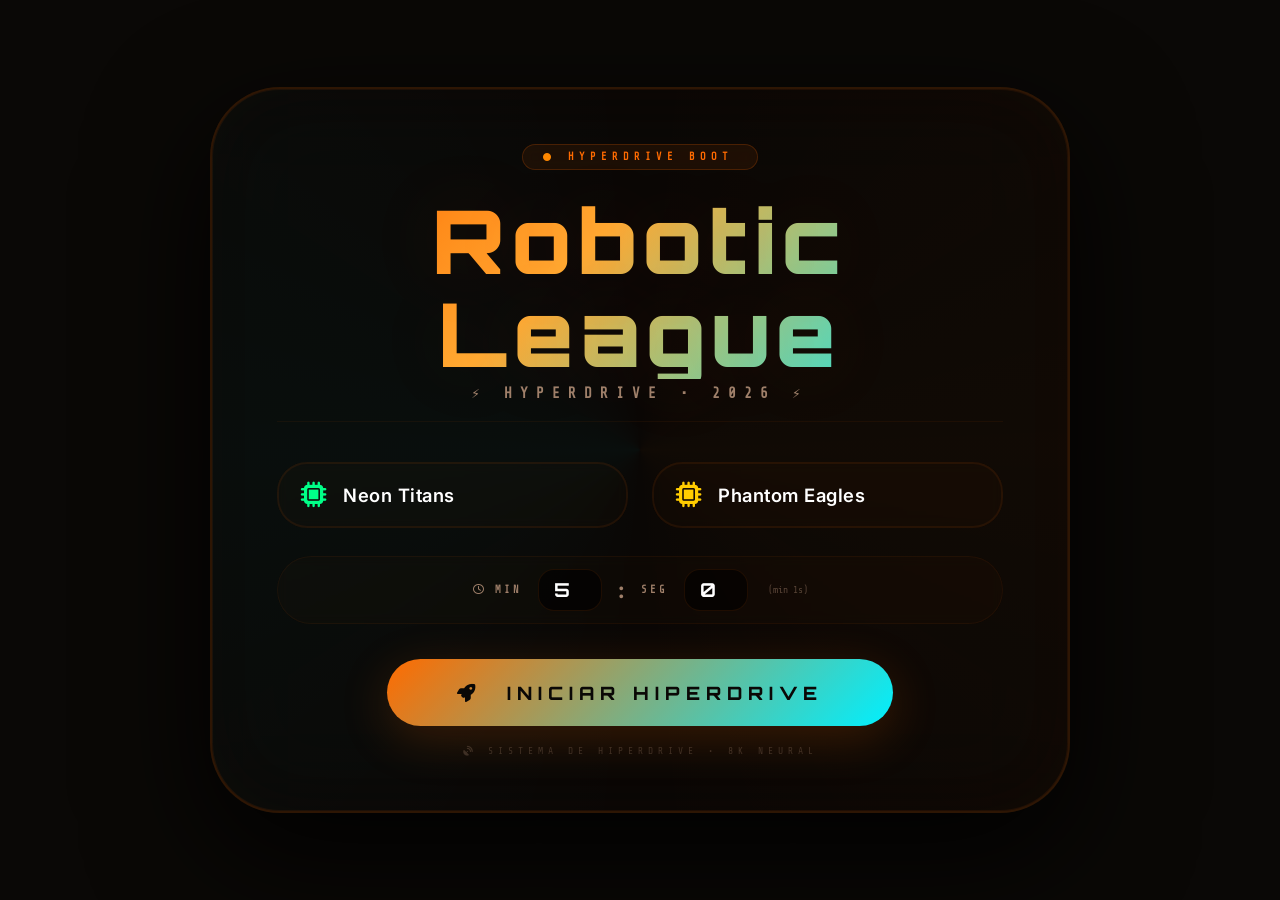
<file: robotica/index.html>
<!DOCTYPE html>
<html lang="pt-BR">
<head>
    <meta charset="UTF-8" />
    <meta name="viewport" content="width=device-width, initial-scale=1.0, maximum-scale=1.0" />
    <title>⚡ Robotic League - Hyperdrive</title>
    <link rel="preconnect" href="https://fonts.googleapis.com" />
    <link rel="preconnect" href="https://fonts.gstatic.com" crossorigin />
    <link href="https://fonts.googleapis.com/css2?family=Inter:ital,wght@0,400;0,500;0,600;0,700;0,800;0,900;1,700&family=Orbitron:wght@400;500;600;700;800;900&family=Share+Tech+Mono&display=swap" rel="stylesheet" />
    <link rel="stylesheet" href="https://cdnjs.cloudflare.com/ajax/libs/font-awesome/6.5.0/css/all.min.css" />
    <style>
        /* ============================================================
                   ROOT & RESET - HYPERDRIVE
                   ============================================================ */
        * {
            margin: 0;
            padding: 0;
            box-sizing: border-box;
        }

        :root {
            --bg-primary: #0a0806;
            --bg-secondary: #140e0a;
            --bg-card: rgba(40, 20, 8, 0.6);
            --border-glass: rgba(255, 107, 0, 0.15);
            --neon-orange: #ff6b00;
            --neon-orange-glow: rgba(255, 107, 0, 0.4);
            --neon-orange-bright: #ff8800;
            --neon-amber: #ffaa33;
            --neon-amber-glow: rgba(255, 170, 51, 0.3);
            --neon-cyan: #00f0ff;
            --neon-cyan-glow: rgba(0, 240, 255, 0.3);
            --neon-magenta: #ff0055;
            --neon-magenta-glow: rgba(255, 0, 85, 0.3);
            --green-team: #00ff88;
            --green-glow: rgba(0, 255, 136, 0.3);
            --yellow-team: #ffcc00;
            --yellow-glow: rgba(255, 204, 0, 0.3);
            --red-card: #ff0044;
            --text-primary: #f5e6d3;
            --text-secondary: #a0806a;
            --font-mono: 'Share Tech Mono', monospace;
        }

        body {
            background: var(--bg-primary);
            font-family: 'Inter', sans-serif;
            color: var(--text-primary);
            min-height: 100vh;
            display: flex;
            align-items: center;
            justify-content: center;
            overflow-x: hidden;
            position: relative;
        }

        /* --- Superfície de fundo com grid e ruído --- */
        body::before {
            content: '';
            position: fixed;
            top: 0;
            left: 0;
            width: 100%;
            height: 100%;
            pointer-events: none;
            z-index: 0;
            background-image:
                linear-gradient(rgba(255, 107, 0, 0.06) 1px, transparent 1px),
                linear-gradient(90deg, rgba(255, 107, 0, 0.06) 1px, transparent 1px);
            background-size: 50px 50px;
            animation: gridPulse 15s ease-in-out infinite;
            opacity: 0.3;
        }
        @keyframes gridPulse {
            0%,
            100% {
                opacity: 0.2;
                transform: scale(1);
            }
            50% {
                opacity: 0.6;
                transform: scale(1.02);
            }
        }

        /* --- Partículas flutuantes (CSS) --- */
        .particle-bg {
            position: fixed;
            top: 0;
            left: 0;
            width: 100%;
            height: 100%;
            z-index: 0;
            pointer-events: none;
            overflow: hidden;
        }
        .particle-bg span {
            position: absolute;
            display: block;
            width: 4px;
            height: 4px;
            background: var(--neon-orange);
            border-radius: 50%;
            opacity: 0.2;
            animation: floatParticle linear infinite;
            box-shadow: 0 0 10px var(--neon-orange-glow);
        }
        .particle-bg span:nth-child(1) {
            left: 10%;
            animation-duration: 12s;
            animation-delay: -2s;
            width: 6px;
            height: 6px;
        }
        .particle-bg span:nth-child(2) {
            left: 30%;
            animation-duration: 16s;
            animation-delay: -5s;
            background: var(--neon-amber);
        }
        .particle-bg span:nth-child(3) {
            left: 50%;
            animation-duration: 14s;
            animation-delay: -8s;
            background: var(--neon-cyan);
        }
        .particle-bg span:nth-child(4) {
            left: 70%;
            animation-duration: 18s;
            animation-delay: -3s;
            width: 8px;
            height: 8px;
            background: var(--neon-magenta);
        }
        .particle-bg span:nth-child(5) {
            left: 90%;
            animation-duration: 20s;
            animation-delay: -10s;
            background: var(--neon-orange-bright);
        }
        @keyframes floatParticle {
            0% {
                transform: translateY(100vh) scale(0);
                opacity: 0;
            }
            10% {
                opacity: 0.6;
            }
            90% {
                opacity: 0.6;
            }
            100% {
                transform: translateY(-10vh) scale(1);
                opacity: 0;
            }
        }

        /* --- Orbs de energia (fundo) --- */
        .orb-bg {
            position: fixed;
            border-radius: 50%;
            filter: blur(120px);
            opacity: 0.4;
            pointer-events: none;
            z-index: 0;
        }
        .orb-bg.o1 {
            width: 600px;
            height: 600px;
            background: var(--neon-orange);
            top: -200px;
            right: -100px;
            opacity: 0.08;
            animation: orbFloat1 30s ease-in-out infinite alternate;
        }
        .orb-bg.o2 {
            width: 500px;
            height: 500px;
            background: var(--neon-cyan);
            bottom: -150px;
            left: -80px;
            opacity: 0.06;
            animation: orbFloat2 25s ease-in-out infinite alternate;
        }
        @keyframes orbFloat1 {
            0% {
                transform: translate(0, 0) scale(1);
            }
            100% {
                transform: translate(-80px, 60px) scale(1.2);
            }
        }
        @keyframes orbFloat2 {
            0% {
                transform: translate(0, 0) scale(1);
            }
            100% {
                transform: translate(80px, -60px) scale(1.1);
            }
        }

        /* --- Scanline over --- */
        .scanline-overlay {
            position: fixed;
            top: 0;
            left: 0;
            width: 100%;
            height: 100%;
            pointer-events: none;
            z-index: 9998;
            background: repeating-linear-gradient(0deg,
                    rgba(0, 0, 0, 0.02) 0px,
                    rgba(0, 0, 0, 0.02) 2px,
                    transparent 2px,
                    transparent 6px);
            mix-blend-mode: overlay;
        }

        ::-webkit-scrollbar {
            width: 4px;
        }
        ::-webkit-scrollbar-track {
            background: var(--bg-secondary);
        }
        ::-webkit-scrollbar-thumb {
            background: var(--neon-orange);
            border-radius: 10px;
            box-shadow: 0 0 20px var(--neon-orange-glow);
        }

        /* ============================================================
                   WATERMARK
                   ============================================================ */
        .global-watermark {
            position: fixed;
            bottom: 18px;
            right: 24px;
            font-size: 10px;
            font-weight: 600;
            letter-spacing: 2px;
            color: rgba(255, 107, 0, 0.15);
            font-family: var(--font-mono);
            z-index: 9999;
            pointer-events: none;
            text-transform: uppercase;
            backdrop-filter: blur(6px);
            padding: 4px 14px;
            border-radius: 20px;
            background: rgba(0, 0, 0, 0.4);
            border: 1px solid rgba(255, 107, 0, 0.05);
            transition: all 0.4s;
        }
        .global-watermark:hover {
            color: var(--neon-orange);
            opacity: 0.8;
        }

        /* ============================================================
                   START SCREEN - HYPERDRIVE BOOT
                   ============================================================ */
        #startScreen {
            position: fixed;
            top: 0;
            left: 0;
            width: 100%;
            height: 100%;
            z-index: 9999;
            display: flex;
            align-items: center;
            justify-content: center;
            background: var(--bg-primary);
            transition: opacity 1.2s cubic-bezier(0.23, 1, 0.32, 1), transform 1.2s cubic-bezier(0.23, 1, 0.32, 1);
            padding: 20px;
        }
        #startScreen.hidden {
            opacity: 0;
            transform: scale(1.08) rotateX(8deg) translateY(-30px);
            pointer-events: none;
        }

        .start-card {
            position: relative;
            z-index: 10;
            background: rgba(10, 8, 6, 0.9);
            backdrop-filter: blur(50px);
            -webkit-backdrop-filter: blur(50px);
            border: 2px solid var(--border-glass);
            border-radius: 70px;
            padding: 55px 65px;
            max-width: 860px;
            width: 100%;
            box-shadow: 0 40px 120px rgba(0, 0, 0, 0.9), 0 0 80px rgba(255, 107, 0, 0.02) inset, 0 0 0 1px rgba(255, 107,
                    0, 0.08) inset;
            text-align: center;
            animation: fadeSlideUp 1s cubic-bezier(0.23, 1, 0.32, 1);
            overflow: hidden;
        }
        .start-card::before {
            content: '';
            position: absolute;
            top: -50%;
            left: -50%;
            width: 200%;
            height: 200%;
            background: conic-gradient(from 0deg, transparent, rgba(255, 107, 0, 0.03), transparent, rgba(0, 240, 255,
                        0.03), transparent);
            animation: rotateGlow 20s linear infinite;
            pointer-events: none;
        }
        @keyframes rotateGlow {
            from {
                transform: rotate(0deg);
            }
            to {
                transform: rotate(360deg);
            }
        }
        .start-card>* {
            position: relative;
            z-index: 2;
        }

        .start-badge {
            display: inline-flex;
            align-items: center;
            gap: 12px;
            background: rgba(255, 107, 0, 0.08);
            border: 1px solid rgba(255, 107, 0, 0.2);
            border-radius: 60px;
            padding: 6px 24px 6px 20px;
            font-size: 0.65rem;
            font-weight: 700;
            letter-spacing: 5px;
            text-transform: uppercase;
            color: var(--neon-orange);
            font-family: var(--font-mono);
            margin-bottom: 24px;
            backdrop-filter: blur(4px);
        }
        .start-badge i {
            font-size: 0.5rem;
            color: var(--neon-orange-bright);
            animation: pulseDot 1.2s infinite;
        }
        @keyframes pulseDot {
            0%,
            100% {
                opacity: 1;
                transform: scale(1);
            }
            50% {
                opacity: 0.2;
                transform: scale(0.5);
            }
        }

        .start-title {
            font-family: 'Orbitron', monospace;
            font-weight: 900;
            font-size: clamp(3rem, 10vw, 5.5rem);
            line-height: 1.05;
            margin-bottom: 6px;
            background: linear-gradient(135deg, var(--neon-orange) 0%, var(--neon-amber) 40%, var(--neon-cyan) 100%);
            -webkit-background-clip: text;
            -webkit-text-fill-color: transparent;
            background-clip: text;
            letter-spacing: 6px;
            text-shadow: 0 0 80px rgba(255, 107, 0, 0.1);
            animation: titleGlow 4s ease-in-out infinite alternate;
        }
        @keyframes titleGlow {
            0% {
                text-shadow: 0 0 40px rgba(255, 107, 0, 0.1);
            }
            100% {
                text-shadow: 0 0 80px rgba(255, 107, 0, 0.3);
            }
        }

        .start-subtitle {
            font-size: 0.9rem;
            color: var(--text-secondary);
            letter-spacing: 8px;
            text-transform: uppercase;
            font-weight: 600;
            margin-bottom: 40px;
            border-bottom: 1px solid rgba(255, 107, 0, 0.06);
            padding-bottom: 20px;
            font-family: var(--font-mono);
        }

        .start-teams {
            display: grid;
            grid-template-columns: 1fr 1fr;
            gap: 24px;
            margin: 20px 0 28px;
        }
        .start-team-input {
            background: rgba(255, 107, 0, 0.02);
            border: 2px solid rgba(255, 107, 0, 0.08);
            border-radius: 30px;
            padding: 18px 22px;
            transition: all 0.4s cubic-bezier(0.23, 1, 0.32, 1);
            display: flex;
            align-items: center;
            gap: 16px;
            backdrop-filter: blur(4px);
        }
        .start-team-input:hover {
            background: rgba(255, 107, 0, 0.04);
            transform: translateY(-2px);
            border-color: rgba(255, 107, 0, 0.15);
        }
        .start-team-input:focus-within {
            border-color: var(--neon-orange);
            box-shadow: 0 0 40px rgba(255, 107, 0, 0.05), inset 0 0 40px rgba(255, 107, 0, 0.02);
            transform: translateY(-3px);
        }
        .start-team-input i {
            font-size: 1.6rem;
            color: var(--text-secondary);
            transition: color 0.3s;
        }
        .start-team-input:focus-within i {
            color: var(--neon-orange);
        }
        .start-team-input input {
            background: transparent;
            border: none;
            color: #fff;
            font-size: 1.15rem;
            font-weight: 600;
            width: 100%;
            outline: none;
            font-family: 'Inter', sans-serif;
            letter-spacing: 0.5px;
        }
        .start-team-input input::placeholder {
            color: rgba(255, 255, 255, 0.15);
            font-weight: 400;
        }
        .start-team-input.green-border:focus-within {
            border-color: var(--green-team);
            box-shadow: 0 0 40px var(--green-glow);
        }
        .start-team-input.yellow-border:focus-within {
            border-color: var(--yellow-team);
            box-shadow: 0 0 40px var(--yellow-glow);
        }
        .start-team-input.green-border i {
            color: var(--green-team);
        }
        .start-team-input.yellow-border i {
            color: var(--yellow-team);
        }

        .start-timer-config {
            display: flex;
            align-items: center;
            justify-content: center;
            gap: 16px;
            margin: 10px 0 35px;
            background: rgba(255, 107, 0, 0.02);
            border-radius: 80px;
            padding: 12px 30px;
            border: 1px solid rgba(255, 107, 0, 0.06);
            flex-wrap: wrap;
            backdrop-filter: blur(4px);
        }
        .start-timer-config label {
            font-size: 0.65rem;
            font-weight: 700;
            color: var(--text-secondary);
            letter-spacing: 3px;
            text-transform: uppercase;
            font-family: var(--font-mono);
        }
        .start-timer-config input[type="number"] {
            width: 64px;
            background: rgba(0, 0, 0, 0.6);
            border: 1px solid rgba(255, 107, 0, 0.1);
            border-radius: 16px;
            padding: 8px 6px;
            color: #fff;
            font-family: 'Orbitron', monospace;
            font-weight: 700;
            font-size: 1.2rem;
            text-align: center;
            outline: none;
            transition: all 0.3s;
        }
        .start-timer-config input[type="number"]:focus {
            border-color: var(--neon-orange);
            box-shadow: 0 0 30px rgba(255, 107, 0, 0.05);
        }
        .start-timer-config .sep {
            color: var(--text-secondary);
            font-weight: 700;
            font-size: 1.4rem;
        }
        .start-timer-config .hint {
            font-size: 0.6rem;
            color: var(--text-secondary);
            margin-left: 4px;
            opacity: 0.5;
            font-family: var(--font-mono);
        }

        .start-btn {
            background: linear-gradient(135deg, var(--neon-orange), var(--neon-cyan));
            border: none;
            border-radius: 80px;
            padding: 22px 70px;
            font-family: 'Orbitron', sans-serif;
            font-weight: 800;
            font-size: 1.15rem;
            text-transform: uppercase;
            letter-spacing: 6px;
            color: #0a0806;
            cursor: pointer;
            transition: all 0.4s cubic-bezier(0.23, 1, 0.32, 1);
            box-shadow: 0 12px 50px rgba(255, 107, 0, 0.2);
            position: relative;
            overflow: hidden;
        }
        .start-btn::after {
            content: '';
            position: absolute;
            top: -50%;
            left: -50%;
            width: 200%;
            height: 200%;
            background: radial-gradient(circle, rgba(255, 255, 255, 0.3) 0%, transparent 60%);
            opacity: 0;
            transition: opacity 0.6s;
            transform: scale(0.8);
        }
        .start-btn:hover::after {
            opacity: 1;
            transform: scale(1);
        }
        .start-btn:hover {
            transform: scale(1.03) translateY(-4px);
            box-shadow: 0 20px 70px rgba(255, 107, 0, 0.4);
        }
        .start-btn:active {
            transform: scale(0.94);
        }

        /* ============================================================
                   MAIN APP - HYPERDRIVE INTERFACE
                   ============================================================ */
        #mainApp {
            display: none;
            width: 100%;
            max-width: 1280px;
            padding: 20px;
            animation: fadeIn 0.8s ease;
        }
        #mainApp.active {
            display: block;
        }
        @keyframes fadeIn {
            from {
                opacity: 0;
                transform: scale(0.97) translateY(15px);
            }
            to {
                opacity: 1;
                transform: scale(1) translateY(0);
            }
        }

        /* --- TOP BAR (Hyperdrive) --- */
        .match-status-bar {
            display: flex;
            justify-content: space-between;
            align-items: center;
            background: rgba(10, 8, 6, 0.85);
            backdrop-filter: blur(20px);
            border: 1px solid rgba(255, 107, 0, 0.08);
            border-radius: 80px;
            padding: 6px 24px 6px 20px;
            margin-bottom: 30px;
            flex-wrap: wrap;
            gap: 12px;
            box-shadow: 0 8px 40px rgba(0, 0, 0, 0.6), inset 0 0 40px rgba(255, 107, 0, 0.02);
            position: relative;
            overflow: hidden;
        }
        .match-status-bar::before {
            content: '';
            position: absolute;
            top: 0;
            left: 0;
            width: 100%;
            height: 100%;
            background: linear-gradient(90deg, transparent, rgba(255, 107, 0, 0.02), transparent);
            animation: barScan 6s linear infinite;
            pointer-events: none;
        }
        @keyframes barScan {
            0% {
                transform: translateX(-100%);
            }
            100% {
                transform: translateX(100%);
            }
        }

        .status-left {
            display: flex;
            align-items: center;
            gap: 18px;
            position: relative;
            z-index: 2;
        }
        .status-badge {
            font-family: var(--font-mono);
            font-weight: 700;
            font-size: 0.65rem;
            text-transform: uppercase;
            letter-spacing: 4px;
            padding: 6px 20px;
            border-radius: 40px;
            background: rgba(255, 107, 0, 0.03);
            border: 1px solid rgba(255, 107, 0, 0.08);
            color: var(--text-secondary);
            backdrop-filter: blur(4px);
        }
        .status-badge.live {
            color: var(--neon-orange-bright);
            border-color: rgba(255, 136, 0, 0.3);
            background: rgba(255, 136, 0, 0.05);
            animation: livePulse 1.4s infinite;
        }
        @keyframes livePulse {
            0%,
            100% {
                opacity: 1;
                box-shadow: 0 0 10px rgba(255, 136, 0, 0.1);
            }
            50% {
                opacity: 0.4;
                box-shadow: 0 0 30px rgba(255, 136, 0, 0.2);
            }
        }
        .status-badge.half {
            color: var(--neon-amber);
            border-color: rgba(255, 170, 51, 0.2);
            background: rgba(255, 170, 51, 0.05);
        }

        .match-clock {
            font-family: 'Orbitron', monospace;
            font-weight: 700;
            font-size: 1.8rem;
            letter-spacing: 8px;
            color: var(--neon-orange);
            background: rgba(0, 0, 0, 0.5);
            padding: 2px 24px;
            border-radius: 40px;
            border: 1px solid rgba(255, 107, 0, 0.1);
            text-shadow: 0 0 40px var(--neon-orange-glow);
            transition: all 0.3s;
        }

        .match-timer-progress {
            flex: 1;
            min-width: 120px;
            height: 6px;
            background: rgba(255, 255, 255, 0.03);
            border-radius: 10px;
            overflow: hidden;
            margin: 0 12px;
            border: 1px solid rgba(255, 107, 0, 0.05);
            position: relative;
            z-index: 2;
        }
        .match-timer-progress .fill {
            height: 100%;
            width: 100%;
            background: linear-gradient(90deg, var(--neon-orange), var(--neon-cyan));
            border-radius: 10px;
            transition: width 0.5s linear;
            box-shadow: 0 0 40px var(--neon-orange-glow);
            position: relative;
        }
        .match-timer-progress .fill::after {
            content: '';
            position: absolute;
            top: 0;
            left: 0;
            width: 100%;
            height: 100%;
            background: linear-gradient(90deg, transparent, rgba(255, 255, 255, 0.2), transparent);
            animation: shimmer 2s infinite;
        }
        @keyframes shimmer {
            0% {
                transform: translateX(-100%);
            }
            100% {
                transform: translateX(100%);
            }
        }

        .status-right {
            display: flex;
            align-items: center;
            gap: 10px;
            position: relative;
            z-index: 2;
        }
        .status-right .btn-icon {
            background: rgba(255, 107, 0, 0.02);
            border: 1px solid rgba(255, 107, 0, 0.06);
            border-radius: 40px;
            color: var(--text-secondary);
            padding: 8px 18px;
            font-size: 0.7rem;
            font-weight: 600;
            cursor: pointer;
            transition: all 0.3s;
            display: flex;
            align-items: center;
            gap: 8px;
            font-family: var(--font-mono);
            text-transform: uppercase;
            letter-spacing: 1px;
            backdrop-filter: blur(4px);
        }
        .status-right .btn-icon:hover {
            background: rgba(255, 107, 0, 0.06);
            color: var(--neon-orange);
            border-color: var(--neon-orange);
            box-shadow: 0 0 30px rgba(255, 107, 0, 0.05);
            transform: translateY(-2px);
        }
        .status-right .btn-icon.danger:hover {
            background: rgba(255, 0, 68, 0.08);
            border-color: var(--red-card);
            color: var(--red-card);
            box-shadow: 0 0 30px rgba(255, 0, 68, 0.05);
        }
        .status-right .btn-icon.history-btn:hover {
            border-color: var(--neon-amber);
            color: var(--neon-amber);
            box-shadow: 0 0 30px var(--neon-amber-glow);
        }

        /* --- SCOREBOARD (Hyperdrive Holographic) --- */
        .scoreboard {
            display: grid;
            grid-template-columns: 1fr auto 1fr;
            gap: 20px;
            align-items: center;
            background: rgba(10, 8, 6, 0.7);
            backdrop-filter: blur(30px);
            border-radius: 60px;
            padding: 40px 30px;
            border: 1px solid rgba(255, 107, 0, 0.06);
            margin-bottom: 30px;
            box-shadow: 0 30px 80px rgba(0, 0, 0, 0.7), 0 0 80px rgba(255, 107, 0, 0.02) inset;
            position: relative;
            overflow: hidden;
        }
        .scoreboard::before {
            content: '';
            position: absolute;
            top: -30%;
            left: 20%;
            width: 60%;
            height: 160%;
            background: radial-gradient(ellipse, rgba(255, 107, 0, 0.04) 0%, transparent 70%);
            pointer-events: none;
            animation: orbPulse 8s ease-in-out infinite;
        }
        @keyframes orbPulse {
            0%,
            100% {
                transform: scale(1);
                opacity: 0.5;
            }
            50% {
                transform: scale(1.2);
                opacity: 1;
            }
        }
        .scoreboard::after {
            content: '';
            position: absolute;
            bottom: 0;
            left: 10%;
            width: 80%;
            height: 2px;
            background: linear-gradient(90deg, transparent, var(--neon-orange), var(--neon-cyan), transparent);
            opacity: 0.2;
        }
        @media (max-width: 700px) {
            .scoreboard {
                grid-template-columns: 1fr;
                gap: 20px;
                padding: 30px 20px;
                border-radius: 40px;
            }
            .score-divider {
                display: flex;
                justify-content: center;
                gap: 20px;
                align-items: center;
            }
        }

        .team-panel {
            display: flex;
            flex-direction: column;
            align-items: center;
            gap: 4px;
            padding: 10px;
            position: relative;
            z-index: 2;
        }
        .team-panel .team-name {
            font-size: 1.6rem;
            font-weight: 800;
            letter-spacing: 5px;
            text-transform: uppercase;
            font-family: 'Orbitron', monospace;
            transition: all 0.3s;
        }
        .team-panel .team-name.green {
            color: var(--green-team);
            text-shadow: 0 0 40px var(--green-glow);
        }
        .team-panel .team-name.yellow {
            color: var(--yellow-team);
            text-shadow: 0 0 40px var(--yellow-glow);
        }

        .team-panel .team-score {
            font-family: 'Orbitron', monospace;
            font-weight: 900;
            font-size: clamp(5.5rem, 16vw, 10rem);
            line-height: 1;
            transition: all 0.15s cubic-bezier(0.34, 1.56, 0.64, 1);
            text-shadow: 0 0 60px rgba(255, 107, 0, 0.1);
            position: relative;
        }
        .team-panel .team-score.green-score {
            color: var(--green-team);
        }
        .team-panel .team-score.yellow-score {
            color: var(--yellow-team);
        }
        .team-panel .team-score.pop {
            transform: scale(1.35);
            text-shadow: 0 0 100px rgba(255, 107, 0, 0.4);
        }

        .team-panel .team-stats {
            display: flex;
            gap: 28px;
            font-size: 0.8rem;
            color: var(--text-secondary);
            margin-top: 8px;
            background: rgba(0, 0, 0, 0.5);
            padding: 4px 22px;
            border-radius: 40px;
            border: 1px solid rgba(255, 107, 0, 0.04);
            font-family: var(--font-mono);
            backdrop-filter: blur(4px);
        }
        .team-panel .team-stats span {
            display: flex;
            align-items: center;
            gap: 6px;
        }
        .team-panel .team-stats i {
            font-size: 0.6rem;
        }
        .team-panel .team-stats .stat-value {
            font-weight: 700;
            color: var(--text-primary);
            font-size: 0.95rem;
            font-family: 'Orbitron', monospace;
        }

        .score-divider {
            text-align: center;
            padding: 16px 20px;
            background: rgba(255, 107, 0, 0.02);
            border-radius: 80px;
            border: 1px solid rgba(255, 107, 0, 0.04);
            position: relative;
            z-index: 2;
            backdrop-filter: blur(4px);
        }
        .score-divider .vs {
            font-family: 'Orbitron', monospace;
            font-weight: 900;
            font-size: 1.6rem;
            color: var(--neon-orange);
            letter-spacing: 8px;
            opacity: 0.7;
            text-shadow: 0 0 30px var(--neon-orange-glow);
            animation: vsPulse 3s ease-in-out infinite;
        }
        @keyframes vsPulse {
            0%,
            100% {
                opacity: 0.5;
                transform: scale(1);
            }
            50% {
                opacity: 1;
                transform: scale(1.05);
            }
        }
        .score-divider .half-indicator {
            font-size: 0.6rem;
            color: var(--text-secondary);
            letter-spacing: 4px;
            text-transform: uppercase;
            margin-top: 4px;
            opacity: 0.5;
            display: block;
            font-family: var(--font-mono);
        }

        /* --- TEAM CONTROLS (Hyperdrive Tactile) --- */
        .team-controls {
            display: flex;
            flex-wrap: wrap;
            justify-content: center;
            gap: 12px;
            margin-top: 14px;
        }
        .team-controls .ctrl-btn {
            background: rgba(255, 107, 0, 0.02);
            border: 1px solid rgba(255, 107, 0, 0.06);
            border-radius: 40px;
            padding: 8px 22px;
            color: var(--text-secondary);
            font-weight: 700;
            font-size: 0.65rem;
            cursor: pointer;
            transition: all 0.25s cubic-bezier(0.23, 1, 0.32, 1);
            display: flex;
            align-items: center;
            gap: 8px;
            font-family: var(--font-mono);
            text-transform: uppercase;
            letter-spacing: 1px;
            backdrop-filter: blur(4px);
        }
        .team-controls .ctrl-btn:hover {
            background: rgba(255, 107, 0, 0.06);
            color: var(--neon-orange);
            transform: translateY(-3px);
            box-shadow: 0 8px 25px rgba(0, 0, 0, 0.3);
            border-color: rgba(255, 107, 0, 0.15);
        }
        .team-controls .ctrl-btn:active {
            transform: scale(0.92);
        }
        .team-controls .ctrl-btn.goal-btn {
            background: rgba(0, 255, 136, 0.06);
            border-color: rgba(0, 255, 136, 0.1);
            color: var(--green-team);
        }
        .team-controls .ctrl-btn.goal-btn:hover {
            background: rgba(0, 255, 136, 0.15);
            border-color: var(--green-team);
            box-shadow: 0 6px 30px var(--green-glow);
            color: var(--green-team);
        }
        .team-controls .ctrl-btn.yellow-btn {
            background: rgba(255, 204, 0, 0.06);
            border-color: rgba(255, 204, 0, 0.1);
            color: var(--yellow-team);
        }
        .team-controls .ctrl-btn.yellow-btn:hover {
            background: rgba(255, 204, 0, 0.15);
            border-color: var(--yellow-team);
            box-shadow: 0 6px 30px var(--yellow-glow);
        }
        .team-controls .ctrl-btn.red-btn {
            background: rgba(255, 0, 68, 0.06);
            border-color: rgba(255, 0, 68, 0.1);
            color: var(--red-card);
        }
        .team-controls .ctrl-btn.red-btn:hover {
            background: rgba(255, 0, 68, 0.15);
            border-color: var(--red-card);
            box-shadow: 0 6px 30px rgba(255, 0, 68, 0.2);
        }
        .team-controls .ctrl-btn.danger-minus {
            color: #475569;
            border-color: rgba(255, 255, 255, 0.03);
        }
        .team-controls .ctrl-btn.danger-minus:hover {
            background: rgba(255, 255, 255, 0.04);
            color: #94a3b8;
        }

        /* --- GLOBAL ACTIONS (Hyperdrive) --- */
        .global-actions {
            display: flex;
            flex-wrap: wrap;
            justify-content: center;
            gap: 18px;
            margin: 20px 0 30px;
        }
        .global-actions .g-btn {
            padding: 16px 40px;
            border-radius: 80px;
            border: none;
            font-family: 'Orbitron', sans-serif;
            font-weight: 700;
            font-size: 0.8rem;
            letter-spacing: 3px;
            cursor: pointer;
            transition: all 0.3s cubic-bezier(0.23, 1, 0.32, 1);
            text-transform: uppercase;
            display: flex;
            align-items: center;
            gap: 12px;
            position: relative;
            overflow: hidden;
        }
        .global-actions .g-btn:active {
            transform: scale(0.94);
        }
        .g-btn.start {
            background: var(--green-team);
            color: #000;
            box-shadow: 0 8px 40px var(--green-glow);
        }
        .g-btn.start:hover {
            box-shadow: 0 14px 60px var(--green-glow);
            transform: translateY(-4px);
        }
        .g-btn.pause {
            background: var(--yellow-team);
            color: #000;
            box-shadow: 0 8px 40px var(--yellow-glow);
        }
        .g-btn.pause:hover {
            box-shadow: 0 14px 60px var(--yellow-glow);
            transform: translateY(-4px);
        }
        .g-btn.reset {
            background: rgba(255, 107, 0, 0.03);
            color: var(--text-secondary);
            border: 1px solid rgba(255, 107, 0, 0.06);
        }
        .g-btn.reset:hover {
            background: rgba(255, 107, 0, 0.06);
            color: var(--neon-orange);
            transform: translateY(-4px);
            border-color: var(--neon-orange);
        }
        .g-btn.finish {
            background: var(--red-card);
            color: #fff;
            box-shadow: 0 8px 40px rgba(255, 0, 68, 0.15);
        }
        .g-btn.finish:hover {
            box-shadow: 0 14px 60px rgba(255, 0, 68, 0.3);
            transform: translateY(-4px);
        }
        .g-btn:disabled {
            opacity: 0.3;
            pointer-events: none;
            transform: none !important;
        }

        /* ============================================================
                   HALF-TIME OVERLAY (Hyperdrive)
                   ============================================================ */
        #halfTimeOverlay {
            position: fixed;
            top: 0;
            left: 0;
            width: 100%;
            height: 100%;
            background: rgba(10, 8, 6, 0.95);
            backdrop-filter: blur(30px);
            z-index: 9998;
            display: none;
            align-items: center;
            justify-content: center;
            flex-direction: column;
            padding: 20px;
        }
        #halfTimeOverlay.active {
            display: flex;
        }
        .ht-content {
            background: rgba(10, 8, 6, 0.95);
            border: 2px solid rgba(255, 107, 0, 0.15);
            border-radius: 60px;
            padding: 35px 40px;
            max-width: 820px;
            width: 100%;
            box-shadow: 0 0 120px rgba(255, 107, 0, 0.02);
            text-align: center;
            animation: fadeSlideUp 0.6s ease;
        }
        .ht-title {
            font-family: 'Orbitron', monospace;
            font-weight: 900;
            font-size: 2.6rem;
            letter-spacing: 10px;
            color: var(--neon-orange);
            text-transform: uppercase;
            margin-bottom: 8px;
            text-shadow: 0 0 80px var(--neon-orange-glow);
        }
        .ht-sub {
            color: var(--text-secondary);
            font-weight: 500;
            letter-spacing: 5px;
            margin-bottom: 25px;
            font-size: 0.9rem;
            font-family: var(--font-mono);
        }
        .ht-video-wrapper {
            width: 100%;
            background: #000;
            border-radius: 24px;
            overflow: hidden;
            aspect-ratio: 16 / 9;
            position: relative;
            border: 1px solid rgba(255, 107, 0, 0.05);
        }
        .ht-video-wrapper video {
            width: 100%;
            height: 100%;
            display: block;
            object-fit: contain;
        }
        .ht-skip-btn {
            margin-top: 24px;
            background: rgba(255, 107, 0, 0.03);
            border: 1px solid rgba(255, 107, 0, 0.06);
            border-radius: 60px;
            padding: 12px 36px;
            color: var(--text-secondary);
            font-weight: 600;
            cursor: pointer;
            transition: all 0.3s;
            font-family: var(--font-mono);
            letter-spacing: 3px;
            font-size: 0.8rem;
        }
        .ht-skip-btn:hover {
            background: rgba(255, 107, 0, 0.06);
            color: var(--neon-orange);
            border-color: var(--neon-orange);
        }

        /* ============================================================
                   RESULT MODAL - HYPERDRIVE CELEBRATION
                   ============================================================ */
        #resultModal {
            position: fixed;
            top: 0;
            left: 0;
            width: 100%;
            height: 100%;
            background: rgba(10, 8, 6, 0.95);
            backdrop-filter: blur(30px);
            z-index: 10000;
            display: none;
            align-items: center;
            justify-content: center;
            padding: 20px;
        }
        #resultModal.active {
            display: flex;
        }

        .result-card {
            background: rgba(10, 8, 6, 0.98);
            border: 1px solid rgba(255, 107, 0, 0.06);
            border-radius: 60px;
            padding: 40px 45px;
            max-width: 860px;
            width: 100%;
            max-height: 92vh;
            overflow-y: auto;
            box-shadow: 0 40px 120px rgba(0, 0, 0, 0.9), 0 0 80px rgba(255, 107, 0, 0.02) inset;
            animation: fadeSlideUp 0.6s ease;
            position: relative;
            z-index: 2;
        }
        .result-card::-webkit-scrollbar {
            width: 3px;
        }
        .result-card::-webkit-scrollbar-thumb {
            background: var(--neon-orange);
            border-radius: 10px;
        }

        #celebrationCanvas {
            position: fixed;
            top: 0;
            left: 0;
            width: 100%;
            height: 100%;
            z-index: 10001;
            pointer-events: none;
        }

        .result-header {
            text-align: center;
            margin-bottom: 24px;
            position: relative;
        }
        .result-title {
            font-family: 'Orbitron', monospace;
            font-weight: 900;
            font-size: 2.8rem;
            letter-spacing: 8px;
            margin-bottom: 4px;
            position: relative;
            display: inline-block;
        }
        .result-title.win-orange {
            color: var(--neon-orange);
            text-shadow: 0 0 80px var(--neon-orange-glow), 0 0 150px rgba(255, 107, 0, 0.15);
        }
        .result-title.win-green {
            color: var(--green-team);
            text-shadow: 0 0 80px var(--green-glow), 0 0 150px rgba(0, 255, 136, 0.15);
        }
        .result-title.win-yellow {
            color: var(--yellow-team);
            text-shadow: 0 0 80px var(--yellow-glow), 0 0 150px rgba(255, 204, 0, 0.15);
        }
        .result-title.draw {
            color: var(--text-primary);
            text-shadow: 0 0 60px rgba(255, 255, 255, 0.05);
        }

        .result-subtitle {
            font-size: 0.85rem;
            color: var(--text-secondary);
            letter-spacing: 5px;
            text-transform: uppercase;
            margin-top: 4px;
            font-family: var(--font-mono);
        }

        .champion-badge {
            display: inline-block;
            background: linear-gradient(135deg, var(--neon-orange), var(--neon-cyan));
            color: #000;
            font-weight: 800;
            font-size: 0.75rem;
            padding: 4px 24px;
            border-radius: 40px;
            letter-spacing: 3px;
            text-transform: uppercase;
            margin-top: 8px;
            box-shadow: 0 4px 40px var(--neon-orange-glow);
            font-family: var(--font-mono);
            animation: badgeGlow 2s ease-in-out infinite alternate;
        }
        @keyframes badgeGlow {
            0% {
                box-shadow: 0 4px 30px var(--neon-orange-glow);
            }
            100% {
                box-shadow: 0 4px 60px var(--neon-cyan-glow);
            }
        }

        .result-stats-container {
            display: grid;
            grid-template-columns: 1fr 1fr;
            gap: 24px;
            margin: 20px 0 24px;
        }
        @media (max-width: 700px) {
            .result-stats-container {
                grid-template-columns: 1fr;
                gap: 16px;
            }
        }

        .result-team-box {
            background: rgba(255, 107, 0, 0.02);
            border-radius: 28px;
            padding: 20px 22px;
            border: 1px solid rgba(255, 107, 0, 0.04);
            transition: all 0.3s;
        }
        .result-team-box:hover {
            background: rgba(255, 107, 0, 0.04);
            transform: translateY(-2px);
        }
        .result-team-box .r-name {
            font-weight: 800;
            font-size: 1.3rem;
            letter-spacing: 3px;
            font-family: 'Orbitron', monospace;
            margin-bottom: 4px;
        }
        .result-team-box .r-score-wrap {
            display: flex;
            align-items: baseline;
            gap: 12px;
            margin: 6px 0 10px;
        }
        .result-team-box .r-score {
            font-family: 'Orbitron', monospace;
            font-size: 3.5rem;
            font-weight: 900;
            line-height: 1;
        }
        .result-team-box .r-score-label {
            font-size: 0.7rem;
            color: var(--text-secondary);
            text-transform: uppercase;
            letter-spacing: 2px;
            font-family: var(--font-mono);
        }
        .result-team-box .r-detail {
            font-size: 0.8rem;
            color: var(--text-secondary);
            display: flex;
            gap: 18px;
            flex-wrap: wrap;
            margin-top: 6px;
            border-top: 1px solid rgba(255, 107, 0, 0.04);
            padding-top: 10px;
        }
        .result-team-box .r-detail span {
            display: flex;
            align-items: center;
            gap: 5px;
        }
        .result-team-box .r-detail .badge-count {
            font-weight: 700;
            color: var(--text-primary);
            font-family: 'Orbitron', monospace;
        }
        .result-team-box.green-box .r-name,
        .result-team-box.green-box .r-score {
            color: var(--green-team);
        }
        .result-team-box.yellow-box .r-name,
        .result-team-box.yellow-box .r-score {
            color: var(--yellow-team);
        }

        .chart-wrapper {
            margin-top: 12px;
            background: rgba(0, 0, 0, 0.4);
            border-radius: 16px;
            padding: 10px 8px;
            border: 1px solid rgba(255, 107, 0, 0.03);
        }
        .chart-wrapper canvas {
            width: 100%;
            height: 60px;
            display: block;
            border-radius: 8px;
        }

        .dominance-chart {
            grid-column: 1 / -1;
            background: rgba(0, 0, 0, 0.3);
            border-radius: 24px;
            padding: 16px 20px;
            border: 1px solid rgba(255, 107, 0, 0.04);
            margin-top: 4px;
        }
        .dominance-chart .dom-label {
            display: flex;
            justify-content: space-between;
            font-size: 0.7rem;
            color: var(--text-secondary);
            letter-spacing: 2px;
            text-transform: uppercase;
            margin-bottom: 6px;
            font-family: var(--font-mono);
        }
        .dominance-bar {
            width: 100%;
            height: 8px;
            background: rgba(255, 255, 255, 0.03);
            border-radius: 10px;
            overflow: hidden;
            display: flex;
        }
        .dominance-bar .green-fill {
            height: 100%;
            background: var(--green-team);
            border-radius: 10px 0 0 10px;
            transition: width 1s ease;
            box-shadow: 0 0 30px var(--green-glow);
        }
        .dominance-bar .yellow-fill {
            height: 100%;
            background: var(--yellow-team);
            border-radius: 0 10px 10px 0;
            transition: width 1s ease;
            box-shadow: 0 0 30px var(--yellow-glow);
        }

        .result-actions {
            display: flex;
            gap: 18px;
            justify-content: center;
            flex-wrap: wrap;
            margin-top: 20px;
            padding-top: 20px;
            border-top: 1px solid rgba(255, 107, 0, 0.04);
        }
        .result-actions .g-btn {
            padding: 14px 34px;
            border-radius: 80px;
            border: none;
            font-family: 'Orbitron', sans-serif;
            font-weight: 700;
            font-size: 0.8rem;
            letter-spacing: 3px;
            cursor: pointer;
            transition: all 0.3s cubic-bezier(0.23, 1, 0.32, 1);
            text-transform: uppercase;
            display: flex;
            align-items: center;
            gap: 12px;
        }
        .result-actions .g-btn:active {
            transform: scale(0.94);
        }
        .result-actions .g-btn.save-btn {
            background: var(--neon-orange);
            color: #000;
            box-shadow: 0 8px 40px var(--neon-orange-glow);
        }
        .result-actions .g-btn.save-btn:hover {
            box-shadow: 0 14px 60px var(--neon-orange-glow);
            transform: translateY(-4px);
        }
        .result-actions .g-btn.start {
            background: var(--green-team);
            color: #000;
            box-shadow: 0 8px 40px var(--green-glow);
        }
        .result-actions .g-btn.start:hover {
            box-shadow: 0 14px 60px var(--green-glow);
            transform: translateY(-4px);
        }
        .result-actions .g-btn.reset {
            background: rgba(255, 107, 0, 0.03);
            color: var(--text-secondary);
            border: 1px solid rgba(255, 107, 0, 0.06);
        }
        .result-actions .g-btn.reset:hover {
            background: rgba(255, 107, 0, 0.06);
            color: var(--neon-orange);
            transform: translateY(-4px);
            border-color: var(--neon-orange);
        }

        .save-feedback {
            text-align: center;
            margin-top: 12px;
            font-size: 0.85rem;
            color: var(--green-team);
            font-weight: 600;
            opacity: 0;
            transition: opacity 0.4s;
            font-family: var(--font-mono);
        }
        .save-feedback.show {
            opacity: 1;
        }

        /* ============================================================
                   HISTORY OVERLAY (Hyperdrive)
                   ============================================================ */
        #historyOverlay {
            position: fixed;
            top: 0;
            left: 0;
            width: 100%;
            height: 100%;
            background: rgba(10, 8, 6, 0.95);
            backdrop-filter: blur(30px);
            z-index: 10001;
            display: none;
            align-items: center;
            justify-content: center;
            padding: 20px;
        }
        #historyOverlay.active {
            display: flex;
        }
        .history-card {
            background: rgba(10, 8, 6, 0.98);
            border: 1px solid rgba(255, 107, 0, 0.06);
            border-radius: 60px;
            padding: 35px 40px;
            max-width: 820px;
            width: 100%;
            max-height: 85vh;
            box-shadow: 0 40px 120px rgba(0, 0, 0, 0.9);
            animation: fadeSlideUp 0.5s ease;
            display: flex;
            flex-direction: column;
        }
        .history-header {
            display: flex;
            justify-content: space-between;
            align-items: center;
            margin-bottom: 24px;
            flex-wrap: wrap;
            gap: 12px;
        }
        .history-header h2 {
            font-family: 'Orbitron', monospace;
            font-weight: 900;
            font-size: 2rem;
            letter-spacing: 5px;
            color: var(--neon-orange);
            text-shadow: 0 0 40px var(--neon-orange-glow);
        }
        .history-header .actions {
            display: flex;
            gap: 12px;
        }
        .history-header .actions button {
            background: rgba(255, 107, 0, 0.02);
            border: 1px solid rgba(255, 107, 0, 0.06);
            border-radius: 40px;
            padding: 8px 22px;
            color: var(--text-secondary);
            font-weight: 600;
            font-size: 0.75rem;
            cursor: pointer;
            transition: all 0.3s;
            font-family: var(--font-mono);
            letter-spacing: 1px;
        }
        .history-header .actions button:hover {
            background: rgba(255, 107, 0, 0.06);
            color: var(--neon-orange);
        }
        .history-header .actions button.danger:hover {
            background: rgba(255, 0, 68, 0.08);
            border-color: var(--red-card);
            color: var(--red-card);
        }

        .history-list {
            flex: 1;
            overflow-y: auto;
            padding-right: 6px;
        }
        .history-list::-webkit-scrollbar {
            width: 3px;
        }
        .history-list::-webkit-scrollbar-thumb {
            background: var(--neon-orange);
            border-radius: 10px;
        }

        .history-item {
            background: rgba(255, 107, 0, 0.02);
            border: 1px solid rgba(255, 107, 0, 0.04);
            border-radius: 24px;
            padding: 18px 24px;
            margin-bottom: 14px;
            display: flex;
            justify-content: space-between;
            align-items: center;
            flex-wrap: wrap;
            gap: 12px;
            transition: all 0.2s;
        }
        .history-item:hover {
            background: rgba(255, 107, 0, 0.04);
            border-color: rgba(255, 107, 0, 0.1);
            transform: translateX(4px);
        }
        .history-item .h-left {
            display: flex;
            flex-direction: column;
            gap: 4px;
        }
        .history-item .h-left .h-teams {
            font-weight: 700;
            font-size: 1.05rem;
            letter-spacing: 0.5px;
            font-family: 'Orbitron', monospace;
        }
        .history-item .h-left .h-teams .green {
            color: var(--green-team);
        }
        .history-item .h-left .h-teams .yellow {
            color: var(--yellow-team);
        }
        .history-item .h-left .h-score {
            font-family: 'Orbitron', monospace;
            font-weight: 700;
            font-size: 1.3rem;
        }
        .history-item .h-left .h-score .g {
            color: var(--green-team);
        }
        .history-item .h-left .h-score .y {
            color: var(--yellow-team);
        }
        .history-item .h-left .h-cards {
            font-size: 0.75rem;
            color: var(--text-secondary);
            display: flex;
            gap: 14px;
            margin-top: 2px;
            font-family: var(--font-mono);
        }
        .history-item .h-left .h-cards span {
            display: flex;
            align-items: center;
            gap: 4px;
        }
        .history-item .h-date {
            font-size: 0.75rem;
            color: var(--text-secondary);
            text-align: right;
            white-space: nowrap;
            font-weight: 500;
            font-family: var(--font-mono);
        }
        .history-empty {
            text-align: center;
            color: var(--text-secondary);
            padding: 50px 0;
            font-size: 1rem;
        }
        .history-empty i {
            font-size: 3rem;
            display: block;
            margin-bottom: 18px;
            color: var(--neon-orange);
            opacity: 0.15;
        }

        /* ============================================================
                   GOAL FLASH (Hyperdrive Scan)
                   ============================================================ */
        .goal-flash {
            position: fixed;
            top: 0;
            left: 0;
            width: 100%;
            height: 100%;
            pointer-events: none;
            z-index: 9997;
            background: radial-gradient(circle at center, rgba(255, 107, 0, 0.15) 0%, transparent 70%);
            opacity: 0;
            transition: opacity 0.1s ease-out;
        }
        .goal-flash.active {
            opacity: 1;
        }

        /* ============================================================
                   RESPONSIVE
                   ============================================================ */
        @media (max-width: 650px) {
            .start-card {
                padding: 30px 20px;
                border-radius: 40px;
            }
            .start-teams {
                grid-template-columns: 1fr;
                gap: 16px;
            }
            .start-timer-config {
                padding: 8px 16px;
                gap: 8px;
            }
            .start-timer-config input[type="number"] {
                width: 44px;
                font-size: 1rem;
            }
            .start-btn {
                padding: 16px 32px;
                font-size: 1rem;
                letter-spacing: 2px;
            }
            .scoreboard {
                padding: 20px 12px;
                border-radius: 32px;
            }
            .match-status-bar {
                padding: 6px 12px;
                border-radius: 40px;
            }
            .match-clock {
                font-size: 1.1rem;
                padding: 2px 12px;
                letter-spacing: 3px;
            }
            .global-actions .g-btn {
                padding: 10px 20px;
                font-size: 0.65rem;
                gap: 8px;
            }
            .result-card,
            .history-card {
                padding: 25px 16px;
                border-radius: 40px;
            }
            .result-stats-container {
                grid-template-columns: 1fr;
                gap: 16px;
            }
            .ht-title {
                font-size: 1.6rem;
            }
            .ht-content {
                padding: 20px;
                border-radius: 40px;
            }
            .team-panel .team-score {
                font-size: 3.8rem;
            }
            .team-panel .team-name {
                font-size: 1.1rem;
            }
            .team-panel .team-stats {
                gap: 12px;
                font-size: 0.7rem;
                padding: 2px 12px;
            }
            .team-controls .ctrl-btn {
                padding: 6px 12px;
                font-size: 0.6rem;
            }
            .history-item {
                flex-direction: column;
                align-items: flex-start;
            }
            .history-item .h-date {
                text-align: left;
                width: 100%;
                padding-top: 4px;
                border-top: 1px solid rgba(255, 107, 0, 0.04);
            }
            .global-watermark {
                font-size: 8px;
                bottom: 10px;
                right: 12px;
                padding: 2px 10px;
            }
            .status-left {
                gap: 10px;
                flex-wrap: wrap;
            }
            .status-badge {
                font-size: 0.55rem;
                padding: 4px 14px;
            }
            .status-right .btn-icon {
                padding: 6px 12px;
                font-size: 0.6rem;
            }
            .result-title {
                font-size: 1.8rem;
                letter-spacing: 4px;
            }
            .result-team-box .r-score {
                font-size: 2.4rem;
            }
            .dominance-chart {
                padding: 12px 14px;
            }
            .result-actions .g-btn {
                padding: 10px 20px;
                font-size: 0.65rem;
            }
        }

        .hidden {
            display: none !important;
        }
    </style>
</head>
<body>

    <!-- ============================================================
    BACKGROUND PARTICLES
    ============================================================ -->
    <div class="particle-bg">
        <span></span>
        <span></span>
        <span></span>
        <span></span>
        <span></span>
    </div>
    <div class="orb-bg o1"></div>
    <div class="orb-bg o2"></div>
    <div class="scanline-overlay"></div>

    <!-- ============================================================
    WATERMARK
    ============================================================ -->
    <div class="global-watermark">⚡ Feito por: Thiago H. Vieira - Robótica</div>

    <!-- ============================================================
    START SCREEN
    ============================================================ -->
    <div id="startScreen">
        <div class="start-card">
            <div class="start-badge"><i class="fas fa-circle"></i> Hyperdrive Boot</div>
            <h1 class="start-title">Robotic League</h1>
            <p class="start-subtitle">⚡ Hyperdrive • 2026 ⚡</p>

            <div class="start-teams">
                <div class="start-team-input green-border">
                    <i class="fas fa-microchip"></i>
                    <input type="text" id="startGreenName" placeholder="Bionic Green" value="Neon Titans" maxlength="25" />
                </div>
                <div class="start-team-input yellow-border">
                    <i class="fas fa-microchip"></i>
                    <input type="text" id="startYellowName" placeholder="Cyber Yellow" value="Phantom Eagles" maxlength="25" />
                </div>
            </div>

            <div class="start-timer-config">
                <label><i class="far fa-clock"></i> Min</label>
                <input type="number" id="startMinutes" value="5" min="0" max="99" step="1" />
                <span class="sep">:</span>
                <label>Seg</label>
                <input type="number" id="startSeconds" value="0" min="0" max="59" step="1" />
                <span class="hint">(min 1s)</span>
            </div>

            <button class="start-btn" id="btnStartMatch">
                <i class="fas fa-rocket" style="margin-right: 14px;"></i> Iniciar Hiperdrive
            </button>
            <p style="margin-top: 20px; font-size: 0.6rem; color: var(--text-secondary); letter-spacing: 5px; opacity: 0.3; font-family: var(--font-mono);">
                <i class="fas fa-satellite-dish"></i> SISTEMA DE HIPERDRIVE • 8K NEURAL
            </p>
        </div>
    </div>

    <!-- ============================================================
    GOAL FLASH
    ============================================================ -->
    <div class="goal-flash" id="goalFlash"></div>

    <!-- ============================================================
    HALF-TIME OVERLAY
    ============================================================ -->
    <div id="halfTimeOverlay">
        <div class="ht-content">
            <div class="ht-title">⏸ Intervalo</div>
            <div class="ht-sub">Anúncio patrocinado • O jogo retorna automaticamente</div>
            <div class="ht-video-wrapper">
                <video id="halfTimeVideo" muted playsinline>
                    <source src="soundpad/anuncio.mp4" type="video/mp4" />
                </video>
            </div>
            <button class="ht-skip-btn" id="skipHalfTimeBtn">
                <i class="fas fa-forward"></i> Pular Anúncio
            </button>
        </div>
    </div>

    <!-- ============================================================
    RESULT MODAL
    ============================================================ -->
    <div id="resultModal">
        <div class="result-card" id="resultCard">
            <div class="result-header">
                <div class="result-title" id="resultTitle">🏆 FIM DE JOGO</div>
                <div class="result-subtitle" id="resultSubtitle">Resultado oficial da partida</div>
                <div id="championBadgeContainer"></div>
            </div>

            <div class="result-stats-container">
                <div class="result-team-box green-box" id="resultGreenBox">
                    <div class="r-name" id="resultGreenName">Bionic Green</div>
                    <div class="r-score-wrap">
                        <span class="r-score" id="resultGreenScore">0</span>
                        <span class="r-score-label">gols</span>
                    </div>
                    <div class="r-detail">
                        <span><i class="fas fa-square" style="color:#fbbf24;"></i> <span class="badge-count" id="resultGreenYellow">0</span></span>
                        <span><i class="fas fa-square" style="color:#ef4444;"></i> <span class="badge-count" id="resultGreenRed">0</span></span>
                    </div>
                    <div class="chart-wrapper">
                        <canvas id="chartGreen"></canvas>
                    </div>
                </div>

                <div class="result-team-box yellow-box" id="resultYellowBox">
                    <div class="r-name" id="resultYellowName">Cyber Yellow</div>
                    <div class="r-score-wrap">
                        <span class="r-score" id="resultYellowScore">0</span>
                        <span class="r-score-label">gols</span>
                    </div>
                    <div class="r-detail">
                        <span><i class="fas fa-square" style="color:#fbbf24;"></i> <span class="badge-count" id="resultYellowYellow">0</span></span>
                        <span><i class="fas fa-square" style="color:#ef4444;"></i> <span class="badge-count" id="resultYellowRed">0</span></span>
                    </div>
                    <div class="chart-wrapper">
                        <canvas id="chartYellow"></canvas>
                    </div>
                </div>

                <div class="dominance-chart">
                    <div class="dom-label">
                        <span style="color:var(--green-team);">Domínio</span>
                        <span style="color:var(--yellow-team);">Domínio</span>
                    </div>
                    <div class="dominance-bar">
                        <div class="green-fill" id="domGreenFill" style="width:50%;"></div>
                        <div class="yellow-fill" id="domYellowFill" style="width:50%;"></div>
                    </div>
                    <div style="display:flex;justify-content:space-between;font-size:0.6rem;color:var(--text-secondary);margin-top:4px;letter-spacing:1px;font-family:var(--font-mono);">
                        <span id="domGreenLabel">50%</span>
                        <span id="domYellowLabel">50%</span>
                    </div>
                </div>
            </div>

            <div class="result-actions">
                <button class="g-btn start" id="resultNewGame"><i class="fas fa-rotate-right"></i> Nova Partida</button>
                <button class="g-btn save-btn" id="resultSaveMatch"><i class="fas fa-floppy-disk"></i> Salvar</button>
                <button class="g-btn reset" id="resultClose"><i class="fas fa-xmark"></i> Fechar</button>
            </div>
            <div class="save-feedback" id="saveFeedback">✅ Partida salva no histórico!</div>
        </div>
    </div>

    <canvas id="celebrationCanvas"></canvas>

    <!-- ============================================================
    HISTÓRICO OVERLAY
    ============================================================ -->
    <div id="historyOverlay">
        <div class="history-card">
            <div class="history-header">
                <h2>📜 Histórico</h2>
                <div class="actions">
                    <button id="historyClearBtn" class="danger"><i class="fas fa-trash"></i> Limpar</button>
                    <button id="historyCloseBtn"><i class="fas fa-xmark"></i> Fechar</button>
                </div>
            </div>
            <div class="history-list" id="historyList">
                <div class="history-empty">
                    <i class="fas fa-trophy"></i>
                    Nenhuma partida salva ainda.
                </div>
            </div>
        </div>
    </div>

    <!-- ============================================================
    MAIN APP (BROADCAST)
    ============================================================ -->
    <div id="mainApp">
        <div class="match-status-bar">
            <div class="status-left">
                <span class="status-badge" id="matchStatusBadge">⏳ Aguardando</span>
                <span class="match-clock" id="matchClock">00:00</span>
            </div>
            <div class="match-timer-progress">
                <div class="fill" id="timerProgressFill" style="width: 0%;"></div>
            </div>
            <div class="status-right">
                <button class="btn-icon history-btn" id="btnHistoryToggle"><i class="fas fa-scroll"></i> Histórico</button>
                <button class="btn-icon danger" id="btnFinishMatch"><i class="fas fa-flag-checkered"></i> Encerrar</button>
            </div>
        </div>

        <div class="scoreboard">
            <div class="team-panel">
                <div class="team-name green" id="liveGreenName">Neon Titans</div>
                <div class="team-score green-score" id="liveGreenScore">0</div>
                <div class="team-stats">
                    <span><i class="fas fa-square" style="color:#fbbf24;"></i> <span class="stat-value" id="liveGreenYellow">0</span></span>
                    <span><i class="fas fa-square" style="color:#ef4444;"></i> <span class="stat-value" id="liveGreenRed">0</span></span>
                </div>
                <div class="team-controls">
                    <button class="ctrl-btn goal-btn" data-team="green" data-action="goal"><i class="fas fa-futbol"></i> +1</button>
                    <button class="ctrl-btn yellow-btn" data-team="green" data-action="yellow"><i class="fas fa-square"></i> +</button>
                    <button class="ctrl-btn red-btn" data-team="green" data-action="red"><i class="fas fa-square"></i> +</button>
                    <button class="ctrl-btn danger-minus" data-team="green" data-action="minus"><i class="fas fa-minus"></i></button>
                </div>
            </div>

            <div class="score-divider">
                <div class="vs">⚡</div>
                <span class="half-indicator" id="matchHalfIndicator">1º TEMPO</span>
            </div>

            <div class="team-panel">
                <div class="team-name yellow" id="liveYellowName">Phantom Eagles</div>
                <div class="team-score yellow-score" id="liveYellowScore">0</div>
                <div class="team-stats">
                    <span><i class="fas fa-square" style="color:#fbbf24;"></i> <span class="stat-value" id="liveYellowYellow">0</span></span>
                    <span><i class="fas fa-square" style="color:#ef4444;"></i> <span class="stat-value" id="liveYellowRed">0</span></span>
                </div>
                <div class="team-controls">
                    <button class="ctrl-btn goal-btn" data-team="yellow" data-action="goal"><i class="fas fa-futbol"></i> +1</button>
                    <button class="ctrl-btn yellow-btn" data-team="yellow" data-action="yellow"><i class="fas fa-square"></i> +</button>
                    <button class="ctrl-btn red-btn" data-team="yellow" data-action="red"><i class="fas fa-square"></i> +</button>
                    <button class="ctrl-btn danger-minus" data-team="yellow" data-action="minus"><i class="fas fa-minus"></i></button>
                </div>
            </div>
        </div>

        <div class="global-actions">
            <button class="g-btn start" id="btnPlayPause"><i class="fas fa-play"></i> Iniciar</button>
            <button class="g-btn reset" id="btnResetMatch"><i class="fas fa-rotate-left"></i> Reset</button>
        </div>
    </div>

    <script>
        (function() {
            'use strict';

            // ============================================================
            // DOM REFS
            // ============================================================
            const startScreen = document.getElementById('startScreen');
            const mainApp = document.getElementById('mainApp');
            const btnStartMatch = document.getElementById('btnStartMatch');
            const startGreenName = document.getElementById('startGreenName');
            const startYellowName = document.getElementById('startYellowName');
            const startMinutes = document.getElementById('startMinutes');
            const startSeconds = document.getElementById('startSeconds');

            const liveGreenName = document.getElementById('liveGreenName');
            const liveYellowName = document.getElementById('liveYellowName');
            const liveGreenScore = document.getElementById('liveGreenScore');
            const liveYellowScore = document.getElementById('liveYellowScore');
            const liveGreenYellow = document.getElementById('liveGreenYellow');
            const liveGreenRed = document.getElementById('liveGreenRed');
            const liveYellowYellow = document.getElementById('liveYellowYellow');
            const liveYellowRed = document.getElementById('liveYellowRed');

            const matchClock = document.getElementById('matchClock');
            const timerProgressFill = document.getElementById('timerProgressFill');
            const matchStatusBadge = document.getElementById('matchStatusBadge');
            const matchHalfIndicator = document.getElementById('matchHalfIndicator');

            const btnPlayPause = document.getElementById('btnPlayPause');
            const btnResetMatch = document.getElementById('btnResetMatch');
            const btnFinishMatch = document.getElementById('btnFinishMatch');

            const goalFlash = document.getElementById('goalFlash');
            const halfTimeOverlay = document.getElementById('halfTimeOverlay');
            const halfTimeVideo = document.getElementById('halfTimeVideo');
            const skipHalfTimeBtn = document.getElementById('skipHalfTimeBtn');

            const resultModal = document.getElementById('resultModal');
            const resultTitle = document.getElementById('resultTitle');
            const resultSubtitle = document.getElementById('resultSubtitle');
            const resultGreenName = document.getElementById('resultGreenName');
            const resultYellowName = document.getElementById('resultYellowName');
            const resultGreenScore = document.getElementById('resultGreenScore');
            const resultYellowScore = document.getElementById('resultYellowScore');
            const resultGreenYellow = document.getElementById('resultGreenYellow');
            const resultGreenRed = document.getElementById('resultGreenRed');
            const resultYellowYellow = document.getElementById('resultYellowYellow');
            const resultYellowRed = document.getElementById('resultYellowRed');
            const resultNewGame = document.getElementById('resultNewGame');
            const resultClose = document.getElementById('resultClose');
            const resultSaveMatch = document.getElementById('resultSaveMatch');
            const saveFeedback = document.getElementById('saveFeedback');
            const championBadgeContainer = document.getElementById('championBadgeContainer');

            const chartGreen = document.getElementById('chartGreen');
            const chartYellow = document.getElementById('chartYellow');
            const domGreenFill = document.getElementById('domGreenFill');
            const domYellowFill = document.getElementById('domYellowFill');
            const domGreenLabel = document.getElementById('domGreenLabel');
            const domYellowLabel = document.getElementById('domYellowLabel');

            const historyOverlay = document.getElementById('historyOverlay');
            const historyList = document.getElementById('historyList');
            const historyClearBtn = document.getElementById('historyClearBtn');
            const historyCloseBtn = document.getElementById('historyCloseBtn');
            const btnHistoryToggle = document.getElementById('btnHistoryToggle');

            const celebrationCanvas = document.getElementById('celebrationCanvas');
            const ctx = celebrationCanvas.getContext('2d');

            // ============================================================
            // STATE
            // ============================================================
            const state = {
                totalSeconds: 300,
                remainingSeconds: 300,
                intervalId: null,
                status: 'idle',
                halfReached: false,
                green: { name: 'Neon Titans', goals: 0, yellow: 0, red: 0 },
                yellow: { name: 'Phantom Eagles', goals: 0, yellow: 0, red: 0 }
            };

            // ============================================================
            // AUDIO
            // ============================================================
            const audioGol = new Audio('soundpad/gol.mp3');
            const audioDif3 = new Audio('soundpad/dif3.mp3');
            const audioFimPartida = new Audio('soundpad/fimpartida.mp3');
            const audioFaaah = new Audio('soundpad/faaah.mp3');
            let faaahTimeoutId = null;

            function playSound(audio) {
                try {
                    if (audio) {
                        audio.currentTime = 0;
                        audio.play().catch(e => console.warn('Audio error:', e));
                    }
                } catch (e) { console.warn(e); }
            }

            function scheduleFaaah() {
                if (faaahTimeoutId) clearTimeout(faaahTimeoutId);
                if (state.status !== 'running') return;
                const delay = (Math.floor(Math.random() * 90) + 90) * 1000;
                faaahTimeoutId = setTimeout(() => {
                    playSound(audioFaaah);
                    scheduleFaaah();
                }, delay);
            }

            function cancelFaaah() {
                if (faaahTimeoutId) { clearTimeout(faaahTimeoutId);
                    faaahTimeoutId = null; }
            }

            // ============================================================
            // HISTORY
            // ============================================================
            const STORAGE_KEY = 'robotica_match_history';

            function getHistory() {
                try {
                    const data = localStorage.getItem(STORAGE_KEY);
                    return data ? JSON.parse(data) : [];
                } catch { return []; }
            }

            function saveHistoryEntry(entry) {
                const history = getHistory();
                history.push(entry);
                localStorage.setItem(STORAGE_KEY, JSON.stringify(history));
            }

            function clearHistory() {
                localStorage.removeItem(STORAGE_KEY);
            }

            function renderHistory() {
                const history = getHistory();
                if (history.length === 0) {
                    historyList.innerHTML =
                    `<div class="history-empty"><i class="fas fa-trophy"></i>Nenhuma partida salva ainda.</div>`;
                    return;
                }
                const sorted = [...history].reverse();
                let html = '';
                sorted.forEach(item => {
                    const date = new Date(item.timestamp);
                    const dateStr = date.toLocaleString('pt-BR', { day: '2-digit', month: '2-digit', year: 'numeric',
                        hour: '2-digit', minute: '2-digit' });
                    const g = item.greenName || 'Time Verde';
                    const y = item.yellowName || 'Time Amarelo';
                    const gG = item.greenGoals || 0;
                    const yG = item.yellowGoals || 0;
                    const gY = item.greenYellow || 0;
                    const gR = item.greenRed || 0;
                    const yY = item.yellowYellow || 0;
                    const yR = item.yellowRed || 0;
                    html += `
                        <div class="history-item">
                            <div class="h-left">
                                <div class="h-teams"><span class="green">${g}</span> vs <span class="yellow">${y}</span></div>
                                <div class="h-score"><span class="g">${gG}</span> - <span class="y">${yG}</span></div>
                                <div class="h-cards">
                                    <span><i class="fas fa-square" style="color:#fbbf24;"></i> ${gY} / ${yY}</span>
                                    <span><i class="fas fa-square" style="color:#ef4444;"></i> ${gR} / ${yR}</span>
                                </div>
                            </div>
                            <div class="h-date">${dateStr}</div>
                        </div>
                    `;
                });
                historyList.innerHTML = html;
            }

            // ============================================================
            // CELEBRATION (Hyperdrive Particles)
            // ============================================================
            let particles = [];
            let celebrationRunning = false;
            let animationId = null;

            function resizeCanvas() {
                celebrationCanvas.width = window.innerWidth;
                celebrationCanvas.height = window.innerHeight;
            }
            window.addEventListener('resize', resizeCanvas);

            class Particle {
                constructor() {
                    this.reset();
                }
                reset() {
                    this.x = Math.random() * celebrationCanvas.width;
                    this.y = Math.random() * celebrationCanvas.height * 0.3;
                    this.vx = (Math.random() - 0.5) * 10;
                    this.vy = Math.random() * 8 + 2;
                    this.size = Math.random() * 6 + 2;
                    const colors = ['#ff6b00', '#ff8800', '#ffaa33', '#00f0ff', '#ff0055', '#ffffff'];
                    this.color = colors[Math.floor(Math.random() * colors.length)];
                    this.life = 1;
                    this.decay = 0.003 + Math.random() * 0.015;
                    this.gravity = 0.08;
                    this.friction = 0.99;
                    this.trail = [];
                }
                update() {
                    this.trail.push({ x: this.x, y: this.y });
                    if (this.trail.length > 6) this.trail.shift();
                    this.vx *= this.friction;
                    this.vy *= this.friction;
                    this.vy += this.gravity;
                    this.x += this.vx;
                    this.y += this.vy;
                    this.life -= this.decay;
                }
                draw(ctx) {
                    for (let i = 0; i < this.trail.length; i++) {
                        const alpha = (i / this.trail.length) * this.life * 0.3;
                        ctx.beginPath();
                        ctx.arc(this.trail[i].x, this.trail[i].y, this.size * 0.4 * (i / this.trail.length), 0, Math.PI *
                        2);
                        ctx.fillStyle = this.color;
                        ctx.globalAlpha = alpha;
                        ctx.fill();
                    }
                    ctx.save();
                    ctx.globalAlpha = this.life;
                    ctx.shadowColor = this.color;
                    ctx.shadowBlur = 25;
                    ctx.fillStyle = this.color;
                    ctx.beginPath();
                    ctx.arc(this.x, this.y, this.size * this.life, 0, Math.PI * 2);
                    ctx.fill();
                    ctx.restore();
                }
            }

            function startCelebration() {
                if (celebrationRunning) return;
                celebrationRunning = true;
                resizeCanvas();
                particles = [];
                for (let i = 0; i < 220; i++) {
                    particles.push(new Particle());
                }
                for (let burst = 0; burst < 6; burst++) {
                    setTimeout(() => {
                        for (let i = 0; i < 80; i++) {
                            const p = new Particle();
                            p.x = Math.random() * celebrationCanvas.width;
                            p.y = Math.random() * celebrationCanvas.height * 0.4;
                            p.vx = (Math.random() - 0.5) * 14;
                            p.vy = (Math.random() - 0.5) * 12 - 6;
                            p.size = Math.random() * 7 + 2;
                            particles.push(p);
                        }
                    }, burst * 300);
                }
                if (animationId) cancelAnimationFrame(animationId);
                animateCelebration();
            }

            function animateCelebration() {
                ctx.clearRect(0, 0, celebrationCanvas.width, celebrationCanvas.height);
                let alive = false;
                particles.forEach(p => {
                    p.update();
                    if (p.life > 0) {
                        alive = true;
                        p.draw(ctx);
                    }
                });
                if (alive) {
                    animationId = requestAnimationFrame(animateCelebration);
                } else {
                    celebrationRunning = false;
                    ctx.clearRect(0, 0, celebrationCanvas.width, celebrationCanvas.height);
                }
            }

            function stopCelebration() {
                celebrationRunning = false;
                if (animationId) { cancelAnimationFrame(animationId);
                    animationId = null; }
                ctx.clearRect(0, 0, celebrationCanvas.width, celebrationCanvas.height);
                particles = [];
            }

            // ============================================================
            // CHARTS
            // ============================================================
            function drawTeamChart(canvas, goals, yellow, red, maxGoals, team) {
                const dpr = window.devicePixelRatio || 1;
                const w = canvas.parentElement.clientWidth - 16;
                const h = 60;
                canvas.width = w * dpr;
                canvas.height = h * dpr;
                canvas.style.width = w + 'px';
                canvas.style.height = h + 'px';
                const c = canvas.getContext('2d');
                c.scale(dpr, dpr);

                const colors = {
                    goals: team === 'green' ? '#00ff88' : '#ffcc00',
                    yellow: '#fbbf24',
                    red: '#ff0044'
                };

                const maxVal = Math.max(maxGoals, 1);
                const barWidth = (w - 40) / 3;
                const items = [
                    { label: 'Gols', value: goals, color: colors.goals },
                    { label: 'Amarelos', value: yellow, color: colors.yellow },
                    { label: 'Vermelhos', value: red, color: colors.red }
                ];

                c.clearRect(0, 0, w, h);
                items.forEach((item, index) => {
                    const x = 10 + index * (barWidth + 8);
                    const barH = Math.max(4, (item.value / maxVal) * (h - 20));
                    const y = h - 10 - barH;

                    const grad = c.createLinearGradient(x, y, x, h - 10);
                    grad.addColorStop(0, item.color);
                    grad.addColorStop(1, item.color + '44');
                    c.fillStyle = grad;
                    c.shadowColor = item.color;
                    c.shadowBlur = 10;
                    c.beginPath();
                    c.roundRect(x, y, barWidth - 4, barH, 4);
                    c.fill();
                    c.shadowBlur = 0;

                    c.fillStyle = '#e0f2fe';
                    c.font = '600 11px Inter, sans-serif';
                    c.textAlign = 'center';
                    c.fillText(item.value, x + (barWidth - 4) / 2, y - 4);
                });
            }

            if (!CanvasRenderingContext2D.prototype.roundRect) {
                CanvasRenderingContext2D.prototype.roundRect = function(x, y, w, h, r) {
                    if (r > w / 2) r = w / 2;
                    if (r > h / 2) r = h / 2;
                    this.moveTo(x + r, y);
                    this.arcTo(x + w, y, x + w, y + h, r);
                    this.arcTo(x + w, y + h, x, y + h, r);
                    this.arcTo(x, y + h, x, y, r);
                    this.arcTo(x, y, x + w, y, r);
                    return this;
                };
            }

            function updateResultCharts() {
                const gGoals = state.green.goals;
                const yGoals = state.yellow.goals;
                const maxGoals = Math.max(gGoals, yGoals, 1);
                drawTeamChart(chartGreen, gGoals, state.green.yellow, state.green.red, maxGoals, 'green');
                drawTeamChart(chartYellow, yGoals, state.yellow.yellow, state.yellow.red, maxGoals, 'yellow');

                const total = gGoals + yGoals || 1;
                const greenPct = (gGoals / total) * 100;
                const yellowPct = (yGoals / total) * 100;
                domGreenFill.style.width = greenPct + '%';
                domYellowFill.style.width = yellowPct + '%';
                domGreenLabel.textContent = Math.round(greenPct) + '%';
                domYellowLabel.textContent = Math.round(yellowPct) + '%';
            }

            // ============================================================
            // UI HELPERS
            // ============================================================
            function formatTime(sec) {
                const m = Math.floor(Math.max(0, sec) / 60);
                const s = Math.floor(Math.max(0, sec) % 60);
                return String(m).padStart(2, '0') + ':' + String(s).padStart(2, '0');
            }

            function updateUIStats() {
                liveGreenScore.textContent = state.green.goals;
                liveYellowScore.textContent = state.yellow.goals;
                liveGreenYellow.textContent = state.green.yellow;
                liveGreenRed.textContent = state.green.red;
                liveYellowYellow.textContent = state.yellow.yellow;
                liveYellowRed.textContent = state.yellow.red;

                matchClock.textContent = formatTime(state.remainingSeconds);
                const progress = state.totalSeconds > 0 ? ((state.totalSeconds - state.remainingSeconds) / state
                    .totalSeconds) * 100 : 0;
                timerProgressFill.style.width = Math.min(100, progress) + '%';

                if (state.status === 'finished') {
                    matchStatusBadge.textContent = '⏹ ENCERRADO';
                    matchStatusBadge.className = 'status-badge';
                    matchHalfIndicator.textContent = 'FIM DE JOGO';
                } else if (state.status === 'idle') {
                    matchStatusBadge.textContent = '⏳ AGUARDANDO';
                    matchStatusBadge.className = 'status-badge';
                    matchHalfIndicator.textContent = 'PRÉ-JOGO';
                } else if (state.status === 'paused') {
                    matchStatusBadge.textContent = '⏸ PAUSADO';
                    matchStatusBadge.className = 'status-badge';
                } else if (state.status === 'running') {
                    matchStatusBadge.textContent = '🔴 AO VIVO';
                    matchStatusBadge.className = 'status-badge live';
                    const half = state.remainingSeconds > state.totalSeconds / 2 ? '1º TEMPO' : '2º TEMPO';
                    matchHalfIndicator.textContent = half;
                }
            }

            function triggerGoalFlash() {
                goalFlash.classList.add('active');
                setTimeout(() => goalFlash.classList.remove('active'), 350);
                const el = state.green.goals > 0 ? liveGreenScore : liveYellowScore;
                el.classList.add('pop');
                setTimeout(() => el.classList.remove('pop'), 200);
            }

            // ============================================================
            // CORE LOGIC
            // ============================================================
            function startTimer() {
                if (state.status === 'finished') return;
                if (state.status === 'idle') {
                    state.totalSeconds = readConfig();
                    state.remainingSeconds = state.totalSeconds;
                    state.halfReached = false;
                }
                if (state.remainingSeconds <= 0) {
                    state.totalSeconds = readConfig();
                    state.remainingSeconds = state.totalSeconds;
                    state.halfReached = false;
                }
                state.status = 'running';
                updateUIStats();
                btnPlayPause.innerHTML = '<i class="fas fa-pause"></i> Pausar';
                btnPlayPause.className = 'g-btn pause';

                if (state.intervalId) clearInterval(state.intervalId);
                state.intervalId = setInterval(() => {
                    state.remainingSeconds--;
                    updateUIStats();
                    const halfTime = Math.floor(state.totalSeconds / 2);
                    if (!state.halfReached && halfTime > 0 && state.remainingSeconds === halfTime) {
                        state.halfReached = true;
                        pauseTimer();
                        showHalfTimeAd();
                    }
                    if (state.remainingSeconds <= 0) {
                        state.remainingSeconds = 0;
                        updateUIStats();
                        finishMatch();
                    }
                }, 1000);

                cancelFaaah();
                scheduleFaaah();
            }

            function pauseTimer() {
                if (state.status !== 'running') return;
                state.status = 'paused';
                if (state.intervalId) { clearInterval(state.intervalId);
                    state.intervalId = null; }
                updateUIStats();
                btnPlayPause.innerHTML = '<i class="fas fa-play"></i> Retomar';
                btnPlayPause.className = 'g-btn start';
                cancelFaaah();
            }

            function resumeTimer() {
                if (state.status !== 'paused') return;
                state.status = 'running';
                updateUIStats();
                btnPlayPause.innerHTML = '<i class="fas fa-pause"></i> Pausar';
                btnPlayPause.className = 'g-btn pause';

                if (state.intervalId) clearInterval(state.intervalId);
                state.intervalId = setInterval(() => {
                    state.remainingSeconds--;
                    updateUIStats();
                    if (state.remainingSeconds <= 0) {
                        state.remainingSeconds = 0;
                        updateUIStats();
                        finishMatch();
                    }
                }, 1000);

                cancelFaaah();
                scheduleFaaah();
            }

            function togglePlayPause() {
                if (state.status === 'idle' || state.status === 'paused') {
                    if (state.status === 'paused') resumeTimer();
                    else startTimer();
                } else if (state.status === 'running') {
                    pauseTimer();
                }
            }

            function readConfig() {
                let mins = parseInt(startMinutes.value) || 0;
                let secs = parseInt(startSeconds.value) || 0;
                if (mins < 0) mins = 0;
                if (secs < 0) secs = 0;
                if (secs > 59) secs = 59;
                if (mins > 99) mins = 99;
                startMinutes.value = mins;
                startSeconds.value = secs;
                return Math.max(mins * 60 + secs, 1);
            }

            function resetMatch() {
                if (state.intervalId) { clearInterval(state.intervalId);
                    state.intervalId = null; }
                cancelFaaah();
                if (halfTimeOverlay.classList.contains('active')) closeHalfTimeAd();
                stopCelebration();
                state.status = 'idle';
                state.remainingSeconds = readConfig();
                state.totalSeconds = state.remainingSeconds;
                state.halfReached = false;
                state.green.goals = 0;
                state.green.yellow = 0;
                state.green.red = 0;
                state.yellow.goals = 0;
                state.yellow.yellow = 0;
                state.yellow.red = 0;
                updateUIStats();
                btnPlayPause.innerHTML = '<i class="fas fa-play"></i> Iniciar';
                btnPlayPause.className = 'g-btn start';
                resultModal.classList.remove('active');
                saveFeedback.classList.remove('show');
                championBadgeContainer.innerHTML = '';
            }

            function finishMatch() {
                if (state.status === 'finished') return;
                if (state.intervalId) { clearInterval(state.intervalId);
                    state.intervalId = null; }
                cancelFaaah();
                if (halfTimeOverlay.classList.contains('active')) closeHalfTimeAd();
                state.status = 'finished';
                state.remainingSeconds = 0;
                updateUIStats();
                btnPlayPause.innerHTML = '<i class="fas fa-play"></i> Iniciar';
                btnPlayPause.className = 'g-btn start';

                const diff = Math.abs(state.green.goals - state.yellow.goals);
                if (diff > 3) playSound(audioDif3);
                else playSound(audioFimPartida);

                showResultModal();
            }

            // ============================================================
            // HALF-TIME
            // ============================================================
            function showHalfTimeAd() {
                halfTimeOverlay.classList.add('active');
                halfTimeVideo.muted = false;
                halfTimeVideo.play().catch(e => console.warn('Video autoplay blocked:', e));
            }

            function closeHalfTimeAd() {
                halfTimeOverlay.classList.remove('active');
                halfTimeVideo.pause();
                halfTimeVideo.currentTime = 0;
                if (state.status === 'paused') resumeTimer();
            }

            halfTimeVideo.addEventListener('ended', closeHalfTimeAd);
            skipHalfTimeBtn.addEventListener('click', closeHalfTimeAd);

            // ============================================================
            // RESULT MODAL
            // ============================================================
            function showResultModal() {
                const g = state.green,
                    y = state.yellow;
                resultGreenName.textContent = g.name;
                resultYellowName.textContent = y.name;
                resultGreenScore.textContent = g.goals;
                resultYellowScore.textContent = y.goals;
                resultGreenYellow.textContent = g.yellow;
                resultGreenRed.textContent = g.red;
                resultYellowYellow.textContent = y.yellow;
                resultYellowRed.textContent = y.red;

                let winner = 'draw';
                if (g.goals > y.goals) winner = 'green';
                if (y.goals > g.goals) winner = 'yellow';

                resultTitle.className = 'result-title';
                championBadgeContainer.innerHTML = '';

                if (winner === 'green') {
                    resultTitle.textContent = '🏆 ' + g.name + ' VENCEU!';
                    resultTitle.classList.add('win-green');
                    resultSubtitle.textContent = '⚡ Hiperdrive total da equipe verde!';
                    championBadgeContainer.innerHTML = `<span class="champion-badge">🏆 CAMPEÃO</span>`;
                    startCelebration();
                } else if (winner === 'yellow') {
                    resultTitle.textContent = '🏆 ' + y.name + ' VENCEU!';
                    resultTitle.classList.add('win-yellow');
                    resultSubtitle.textContent = '⚡ Hiperdrive impecável da equipe amarela!';
                    championBadgeContainer.innerHTML = `<span class="champion-badge">🏆 CAMPEÃO</span>`;
                    startCelebration();
                } else {
                    resultTitle.textContent = '🤝 EMPATE! 🤝';
                    resultTitle.classList.add('draw');
                    resultSubtitle.textContent = '⚡ Batalha hiperdimensionada! Ambos os times mostraram força!';
                    championBadgeContainer.innerHTML =
                    `<span class="champion-badge" style="background:linear-gradient(135deg,#64748b,#475569);">⚖️ IGUALDADE</span>`;
                    setTimeout(startCelebration, 300);
                }

                saveFeedback.classList.remove('show');
                resultModal.classList.add('active');
                setTimeout(updateResultCharts, 100);
            }

            function saveCurrentMatch() {
                const entry = {
                    timestamp: Date.now(),
                    greenName: state.green.name,
                    yellowName: state.yellow.name,
                    greenGoals: state.green.goals,
                    yellowGoals: state.yellow.goals,
                    greenYellow: state.green.yellow,
                    greenRed: state.green.red,
                    yellowYellow: state.yellow.yellow,
                    yellowRed: state.yellow.red
                };
                saveHistoryEntry(entry);
                saveFeedback.classList.add('show');
                setTimeout(() => saveFeedback.classList.remove('show'), 3000);
            }

            // ============================================================
            // STATS
            // ============================================================
            function handleTeamAction(team, action) {
                if (state.status === 'finished') return;
                const t = team === 'green' ? state.green : state.yellow;
                const scoreEl = team === 'green' ? liveGreenScore : liveYellowScore;

                switch (action) {
                    case 'goal':
                        t.goals++;
                        triggerGoalFlash();
                        playSound(audioGol);
                        scoreEl.classList.add('pop');
                        setTimeout(() => scoreEl.classList.remove('pop'), 200);
                        break;
                    case 'yellow':
                        t.yellow++;
                        break;
                    case 'red':
                        t.red++;
                        break;
                    case 'minus':
                        if (t.goals > 0) t.goals--;
                        else if (t.yellow > 0) t.yellow--;
                        else if (t.red > 0) t.red--;
                        break;
                }
                updateUIStats();
            }

            // ============================================================
            // EVENT LISTENERS
            // ============================================================
            btnStartMatch.addEventListener('click', () => {
                const gName = startGreenName.value.trim() || 'Neon Titans';
                const yName = startYellowName.value.trim() || 'Phantom Eagles';
                state.green.name = gName;
                state.yellow.name = yName;
                liveGreenName.textContent = gName;
                liveYellowName.textContent = yName;

                const totalSecs = readConfig();
                state.totalSeconds = totalSecs;
                state.remainingSeconds = totalSecs;
                state.halfReached = false;

                startScreen.classList.add('hidden');
                mainApp.classList.add('active');
                resetMatch();
                startTimer();
            });

            btnPlayPause.addEventListener('click', togglePlayPause);
            btnResetMatch.addEventListener('click', resetMatch);
            btnFinishMatch.addEventListener('click', () => {
                if (state.status === 'finished') return;
                finishMatch();
            });

            document.querySelectorAll('.team-controls').forEach(container => {
                container.addEventListener('click', (e) => {
                    const btn = e.target.closest('.ctrl-btn');
                    if (!btn) return;
                    const team = btn.dataset.team;
                    const action = btn.dataset.action;
                    if (team && action) handleTeamAction(team, action);
                });
            });

            resultNewGame.addEventListener('click', () => {
                resultModal.classList.remove('active');
                stopCelebration();
                resetMatch();
            });
            resultClose.addEventListener('click', () => {
                resultModal.classList.remove('active');
                stopCelebration();
            });
            resultSaveMatch.addEventListener('click', saveCurrentMatch);

            btnHistoryToggle.addEventListener('click', () => {
                renderHistory();
                historyOverlay.classList.add('active');
            });
            historyCloseBtn.addEventListener('click', () => {
                historyOverlay.classList.remove('active');
            });
            historyClearBtn.addEventListener('click', () => {
                if (confirm('Limpar todo o histórico de partidas?')) {
                    clearHistory();
                    renderHistory();
                }
            });
            historyOverlay.addEventListener('click', (e) => {
                if (e.target === historyOverlay) historyOverlay.classList.remove('active');
            });

            document.addEventListener('keydown', (e) => {
                if (e.target.tagName === 'INPUT') return;
                if (e.key === ' ' || e.key === 'Space') {
                    e.preventDefault();
                    if (state.status === 'finished') return;
                    togglePlayPause();
                }
                if (e.key === 'r' || e.key === 'R') {
                    if (!e.ctrlKey && !e.metaKey) {
                        e.preventDefault();
                        resetMatch();
                    }
                }
                if (e.key === 'f' || e.key === 'F') {
                    if (!e.ctrlKey && !e.metaKey && state.status !== 'finished') {
                        e.preventDefault();
                        finishMatch();
                    }
                }
                if (e.key === 'Escape') {
                    if (resultModal.classList.contains('active')) { resultModal.classList.remove('active');
                        stopCelebration(); }
                    if (halfTimeOverlay.classList.contains('active')) closeHalfTimeAd();
                    if (historyOverlay.classList.contains('active')) historyOverlay.classList.remove('active');
                }
            });

            // ============================================================
            // INIT
            // ============================================================
            state.totalSeconds = readConfig();
            state.remainingSeconds = state.totalSeconds;
            updateUIStats();
            matchClock.textContent = formatTime(state.remainingSeconds);
            timerProgressFill.style.width = '0%';

            console.log('⚡ Robotic League Hyperdrive v4.0 - Ready.');
        })();
    </script>
</body>
</html>
</file>
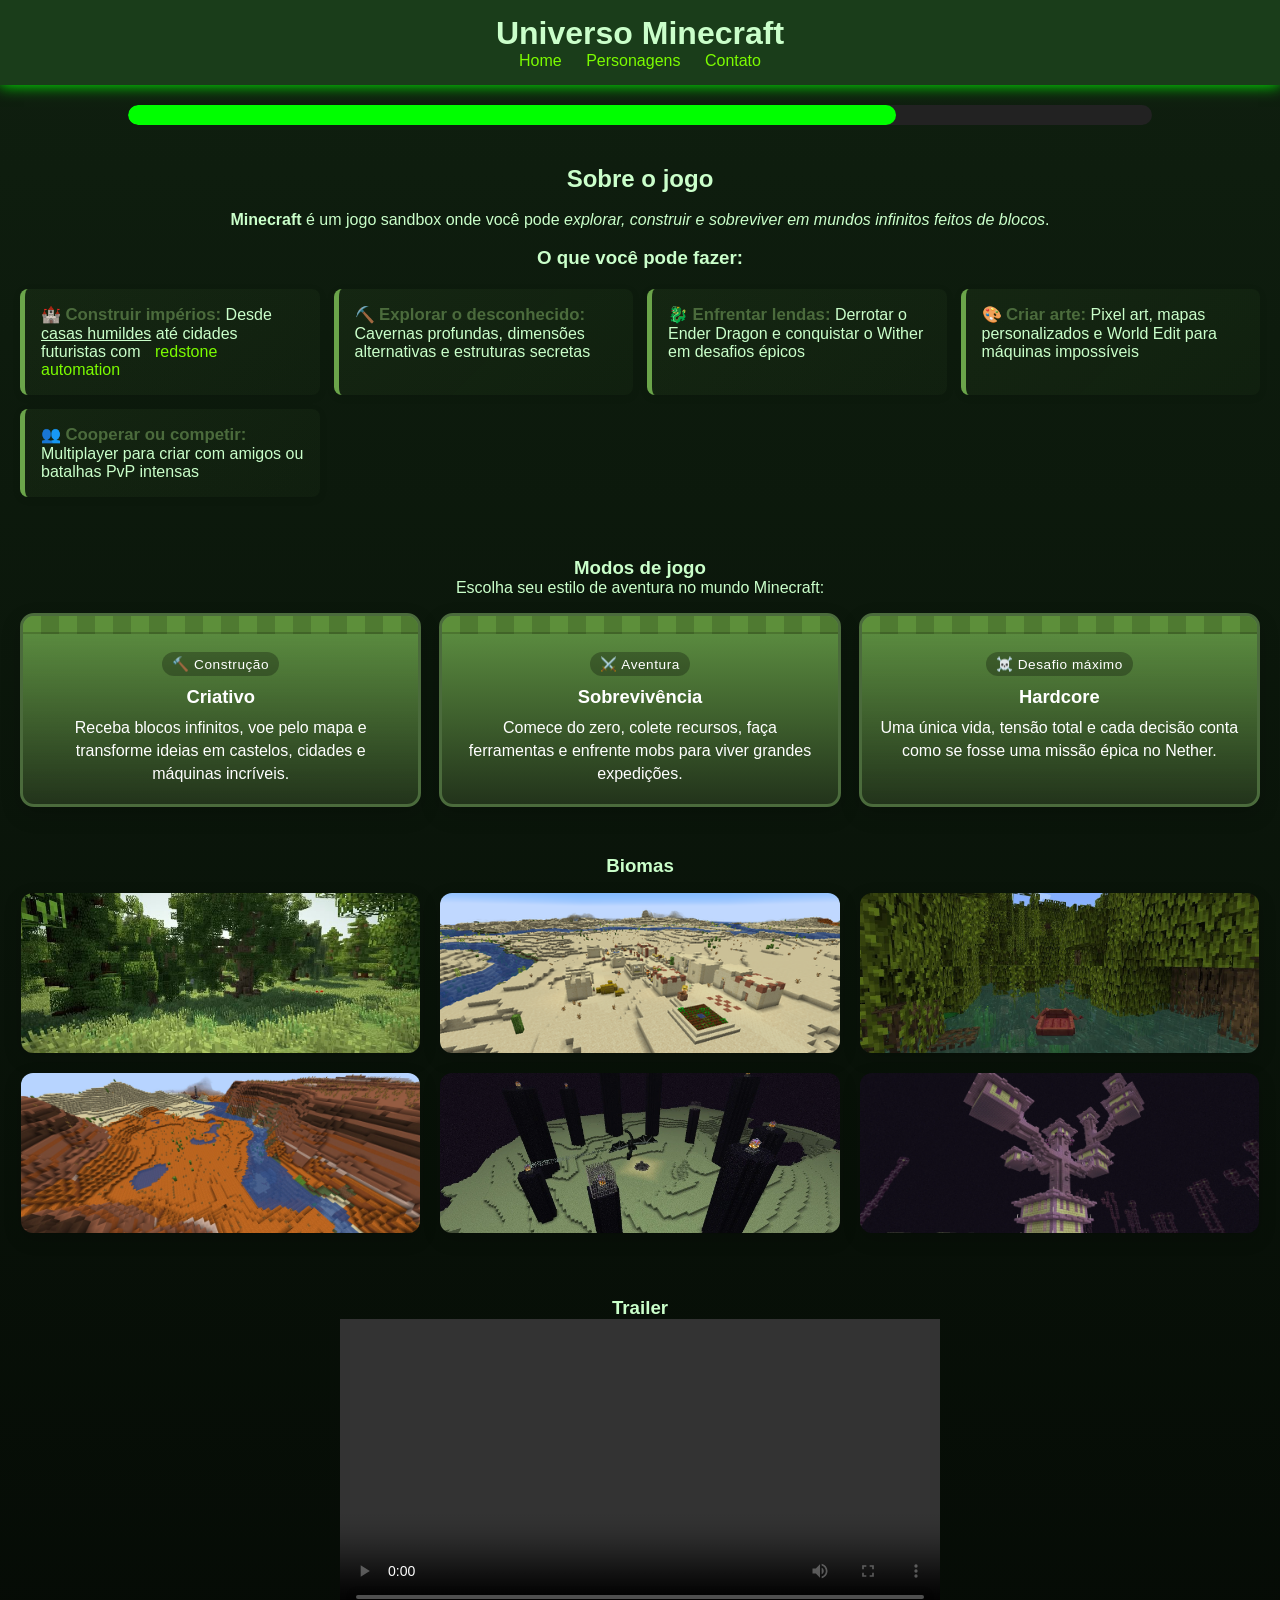
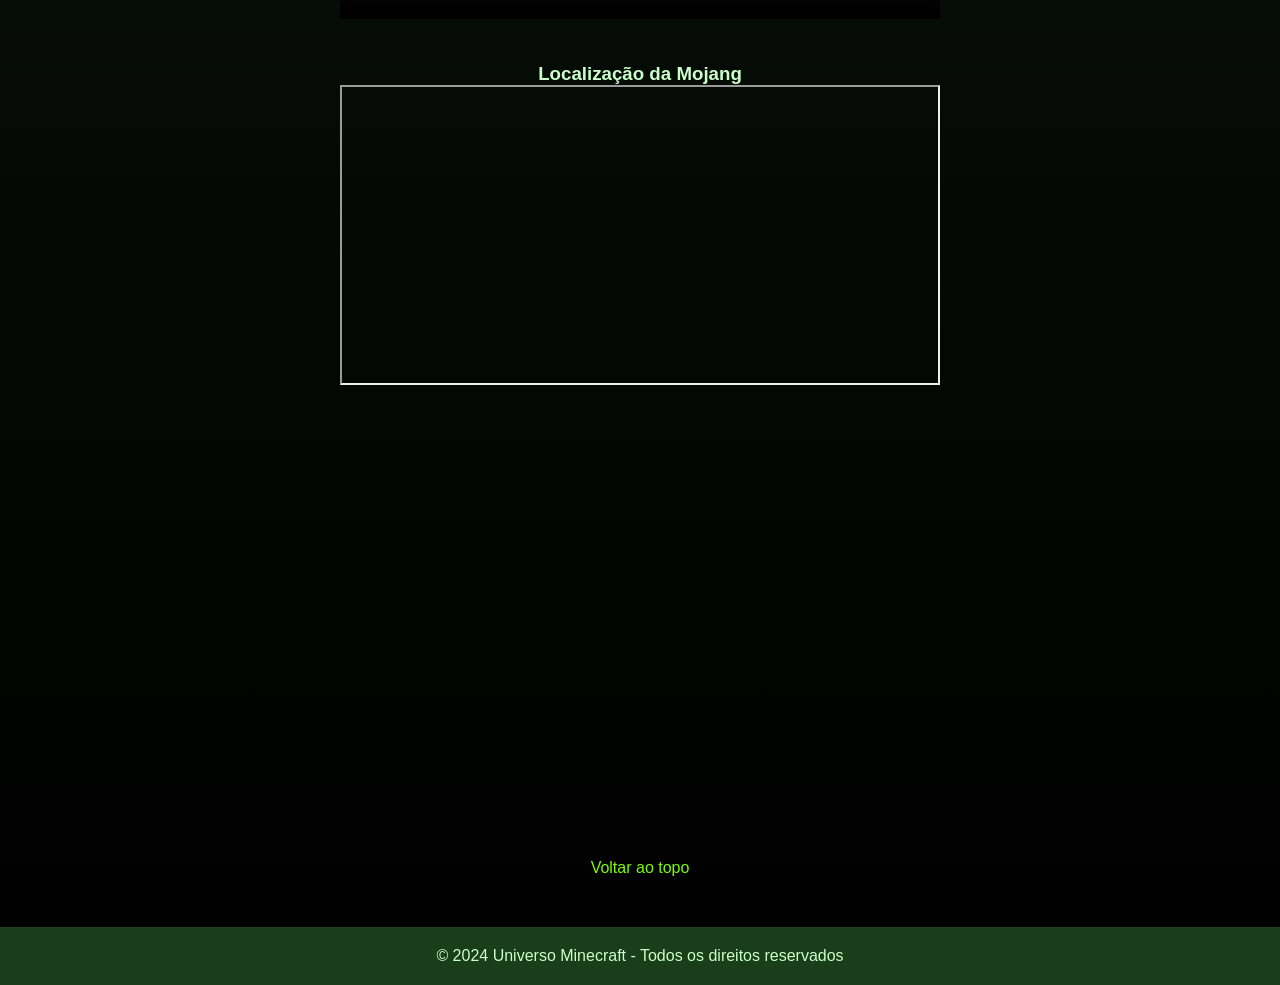
<file: thv/index.html>
<!DOCTYPE html>
<html lang="pt-br">
<head>
    <meta charset="UTF-8">
    <meta name="viewport" content="width=device-width, initial-scale=1.0">
    <title>Universo Minecraft</title>
    <link rel="stylesheet" href="style.css">
    <link rel="icon" href="favicon.ico">
    <style>
        /* ESTILOS GLOBAIS */
        * {
            margin: 0;
            padding: 0;
            box-sizing: border-box;
        }

        body {
            background: linear-gradient(180deg, #0f1f0f, #000);
            color: #caffca;
            font-family: Arial, sans-serif;
            text-align: center;
            margin: 0;
            cursor: crosshair;
        }

        html {
            scroll-behavior: smooth;
        }

        header {
            background: #1a3d1a;
            padding: 15px;
            box-shadow: 0 0 15px #00ff00;
        }

        h1 {
            animation: glow 2s infinite alternate;
        }

        @keyframes glow {
            from { text-shadow: 0 0 10px #00ff00; }
            to { text-shadow: 0 0 25px #00ff00; }
        }

        a {
            color: #7CFC00;
            margin: 10px;
            text-decoration: none;
        }

        a:hover {
            text-shadow: 0 0 10px #00ff00;
        }

        section {
            opacity: 0;
            transform: translateY(40px);
            transition: 0.8s;
            padding: 20px;
        }

        section.show {
            opacity: 1;
            transform: translateY(0);
        }

        img:hover {
            transform: scale(1.05);
            transition: 0.3s;
        }

        table {
            margin: auto;
            background: #112211;
        }

        th, td {
            padding: 10px;
            border: 1px solid #00ff00;
        }

        input[type="submit"]:hover {
            background: #00ff00;
            cursor: pointer;
        }

        .xp-bar {
            width: 80%;
            height: 20px;
            margin: 20px auto;
            background: #222;
            border-radius: 10px;
            overflow: hidden;
        }

        .xp-fill {
            height: 100%;
            background: #00ff00;
            animation: loadXP 3s forwards;
            border-radius: 10px;
        }

        @keyframes loadXP {
            from { width: 0; }
            to { width: 75%; }
        }

        /* Sistema de quebra de blocos */
        .block {
            position: fixed;
            width: 100px;
            height: 100px;
            pointer-events: none;
            z-index: 9999;
            background-size: cover;
            background-repeat: no-repeat;
            background-position: center;
        }

        .block.broken {
            background: black;
        }

        .particle {
            position: fixed;
            width: 6px;
            height: 6px;
            background: #888;
            pointer-events: none;
            z-index: 9999;
            animation: particleMove 0.6s ease-out forwards;
        }

        @keyframes particleMove {
            to {
                transform: translate(var(--dx), var(--dy));
                opacity: 0;
            }
        }

        /* Biomas */
        .biomas-hover {
            display: flex;
            gap: 20px;
            flex-wrap: wrap;
            margin: 16px 0 24px;
            justify-content: center;
        }

        .bioma-card {
            position: relative;
            width: calc(33.333% - 14px);
            min-width: 240px;
            height: 160px;
            border-radius: 12px;
            overflow: hidden;
            cursor: pointer;
            box-shadow: 0 6px 18px rgba(0, 0, 0, 0.18);
        }

        .bioma-card img {
            width: 100%;
            height: 100%;
            object-fit: cover;
            display: block;
            transition: transform 0.3s ease;
        }

        .bioma-card:hover img {
            transform: scale(1.08);
        }

        .bioma-overlay {
            position: absolute;
            inset: 0;
            display: flex;
            align-items: center;
            justify-content: center;
            padding: 16px;
            text-align: center;
            color: #fff;
            background: rgba(0, 0, 0, 0.55);
            opacity: 0;
            transition: opacity 0.3s ease;
        }

        .bioma-card:hover .bioma-overlay {
            opacity: 1;
        }

        .bioma-overlay strong {
            display: block;
            font-size: 1.2rem;
            margin-bottom: 6px;
        }

        /* Modos de jogo */
        .modos-minecraft {
            display: grid;
            grid-template-columns: repeat(auto-fit, minmax(220px, 1fr));
            gap: 18px;
            margin: 16px 0 8px;
        }

        .modo-card {
            position: relative;
            min-height: 170px;
            border: 3px solid #4b6b3c;
            border-radius: 14px;
            overflow: hidden;
            background: linear-gradient(180deg, rgba(14, 20, 14, 0.12), rgba(14, 20, 14, 0.78)), url('https://www.transparenttextures.com/patterns/grass.png');
            background-color: #6ba54a;
            color: #fff;
            box-shadow: 0 8px 20px rgba(0, 0, 0, 0.18);
            transition: transform 0.25s ease, box-shadow 0.25s ease;
        }

        .modo-card:hover {
            transform: translateY(-4px) scale(1.01);
            box-shadow: 0 12px 26px rgba(0, 0, 0, 0.25);
        }

        .modo-card .bloco-topo {
            height: 18px;
            background: repeating-linear-gradient(90deg, #5d8f3a 0, #5d8f3a 18px, #4f7a31 18px, #4f7a31 36px);
            border-bottom: 2px solid rgba(0, 0, 0, 0.18);
        }

        .modo-card .conteudo-modo {
            padding: 18px;
        }

        .modo-card h4 {
            margin: 0 0 8px;
            font-size: 1.15rem;
        }

        .modo-card p {
            margin: 0;
            line-height: 1.45;
        }

        .modo-badge {
            display: inline-block;
            margin-bottom: 10px;
            padding: 4px 10px;
            border-radius: 999px;
            background: rgba(0, 0, 0, 0.28);
            font-size: 0.85rem;
            letter-spacing: 0.04em;
        }

        /* Atividades */
        .atividades-list {
            display: grid;
            grid-template-columns: repeat(auto-fit, minmax(250px, 1fr));
            gap: 14px;
            margin: 20px 0;
        }

        .atividade-item {
            padding: 16px;
            border-left: 5px solid #6ba54a;
            border-radius: 8px;
            background: linear-gradient(135deg, rgba(107, 165, 74, 0.08), rgba(107, 165, 74, 0.04));
            transition: all 0.3s ease;
            box-shadow: 0 2px 8px rgba(0, 0, 0, 0.08);
            text-align: left;
        }

        .atividade-item:hover {
            border-left-color: #8ed14f;
            background: linear-gradient(135deg, rgba(107, 165, 74, 0.15), rgba(107, 165, 74, 0.1));
            transform: translateX(4px);
            box-shadow: 0 4px 12px rgba(0, 0, 0, 0.12);
        }

        .atividade-item b {
            color: #4b6b3c;
            font-size: 1.05em;
        }

        /* ESTILOS DA ROLETA */
        .modal-roleta {
            display: none;
            position: fixed;
            top: 0;
            left: 0;
            width: 100%;
            height: 100%;
            background-color: rgba(0, 0, 0, 0.85);
            z-index: 10000;
            justify-content: center;
            align-items: center;
            backdrop-filter: blur(5px);
        }

        .modal-content {
            background: linear-gradient(135deg, #2d2d2d, #1a1a1a);
            border-radius: 24px;
            padding: 24px;
            text-align: center;
            border: 4px solid #6ba54a;
            box-shadow: 0 0 30px rgba(107, 165, 74, 0.5);
            animation: modalFadeIn 0.3s ease;
            max-width: 450px;
        }

        @keyframes modalFadeIn {
            from {
                opacity: 0;
                transform: scale(0.8);
            }
            to {
                opacity: 1;
                transform: scale(1);
            }
        }

        .modal-content h2 {
            color: #6ba54a;
            margin-bottom: 20px;
            font-size: 1.5rem;
            text-shadow: 2px 2px 4px rgba(0,0,0,0.5);
        }

        .roleta-container {
            position: relative;
            width: 300px;
            height: 300px;
            margin: 0 auto 20px;
        }

        #roletaCanvas {
            width: 100%;
            height: 100%;
            border-radius: 50%;
            box-shadow: 0 0 20px rgba(0,0,0,0.5);
        }

        .ponteiro {
            position: absolute;
            top: -15px;
            left: 50%;
            transform: translateX(-50%);
            width: 0;
            height: 0;
            border-left: 20px solid transparent;
            border-right: 20px solid transparent;
            border-top: 40px solid #ffcc00;
            filter: drop-shadow(0 2px 4px rgba(0,0,0,0.3));
            z-index: 10;
        }

        .btn-girar {
            background: linear-gradient(135deg, #6ba54a, #4b6b3c);
            color: white;
            border: none;
            padding: 12px 32px;
            font-size: 1.2rem;
            font-weight: bold;
            border-radius: 50px;
            cursor: pointer;
            transition: all 0.3s ease;
            margin-top: 10px;
            box-shadow: 0 4px 15px rgba(0,0,0,0.3);
        }

        .btn-girar:hover:not(:disabled) {
            transform: scale(1.05);
            background: linear-gradient(135deg, #7bc555, #5a7e45);
            box-shadow: 0 6px 20px rgba(107, 165, 74, 0.5);
        }

        .btn-girar:disabled {
            opacity: 0.6;
            transform: none;
            cursor: not-allowed;
        }

        .btn-fechar {
            background: #ff4444;
            color: white;
            border: none;
            padding: 8px 20px;
            font-size: 1rem;
            border-radius: 50px;
            cursor: pointer;
            margin-top: 15px;
            margin-left: 10px;
            transition: all 0.3s ease;
        }

        .btn-fechar:hover {
            background: #ff6666;
            transform: scale(1.05);
        }

        .resultado {
            margin-top: 15px;
            padding: 15px;
            background: rgba(0,0,0,0.5);
            border-radius: 10px;
            font-size: 1rem;
            color: #ffcc00;
            font-weight: bold;
            line-height: 1.5;
        }

        .frase-nostalgica {
            font-size: 0.95rem;
            color: #aaffaa;
            margin-top: 10px;
            font-style: italic;
        }

        .erro-validacao {
            background: #ff4444;
            color: white;
            padding: 10px;
            border-radius: 8px;
            margin-top: 10px;
            font-size: 0.9rem;
            animation: shake 0.5s ease;
        }

        @keyframes shake {
            0%, 100% { transform: translateX(0); }
            25% { transform: translateX(-5px); }
            75% { transform: translateX(5px); }
        }

        .steve-icon {
            font-size: 3rem;
            margin-bottom: 10px;
        }

        .resultado.girando {
            animation: pulse 0.5s ease-in-out infinite alternate;
        }

        @keyframes pulse {
            0% { opacity: 0.6; }
            100% { opacity: 1; }
        }

        /* Formulário */
        #formulario {
            background: rgba(0,0,0,0.3);
            border-radius: 20px;
            margin: 20px;
            padding: 20px;
        }

        #formulario input {
            padding: 8px;
            border-radius: 5px;
            border: none;
            margin: 5px;
        }

        #formulario input[type="submit"] {
            background: #6ba54a;
            color: white;
            padding: 10px 20px;
            cursor: pointer;
            font-weight: bold;
        }

        #formulario input[type="submit"]:hover {
            background: #8ed14f;
        }

        footer {
            margin-top: 50px;
            padding: 20px;
            background: #1a3d1a;
        }

        @media (max-width: 700px) {
        video,
        iframe {
            width: 100%;
            max-width: 100%;
        }

        #formulario {
            margin: 10px;
        }
        }
    </style>
</head>

<body id="topo">

<audio id="clickSound" src="click.mp3"></audio>
<audio id="ambientSound" src="ambientSound.mp3" loop></audio>
<audio id="breakLoop" src="breakLoop.mp3" loop></audio>

<header>
    <h1>Universo Minecraft</h1>
    <nav>
        <a href="index.html">Home</a>
        <a href="personagens.html">Personagens</a>
        <a href="#formulario">Contato</a>
    </nav>
</header>

<div class="xp-bar">
    <div class="xp-fill"></div>
</div>

<section>
    <h2>Sobre o jogo</h2><br>
    <p><b>Minecraft</b> é um jogo sandbox onde você pode <i>explorar, construir e sobreviver em mundos infinitos feitos de blocos</i>.</p>

    <br>

    <h3>O que você pode fazer:</h3>
    <div class="atividades-list">
        <div class="atividade-item">
            <span>🏰</span> <b>Construir impérios:</b> Desde <u>casas humildes</u> até cidades futuristas com <a href="https://www.youtube.com/@viniccius13/videos" target="_blank" rel="noopener noreferrer">redstone automation</a>
        </div>
        <div class="atividade-item">
            <span>⛏️</span> <b>Explorar o desconhecido:</b> Cavernas profundas, dimensões alternativas e estruturas secretas
        </div>
        <div class="atividade-item">
            <span>🐉</span> <b>Enfrentar lendas:</b> Derrotar o Ender Dragon e conquistar o Wither em desafios épicos
        </div>
        <div class="atividade-item">
            <span>🎨</span> <b>Criar arte:</b> Pixel art, mapas personalizados e World Edit para máquinas impossíveis
        </div>
        <div class="atividade-item">
            <span>👥</span> <b>Cooperar ou competir:</b> Multiplayer para criar com amigos ou batalhas PvP intensas
        </div>
    </div>
</section>

<section>
    <h3>Modos de jogo</h3>
    <p>Escolha seu estilo de aventura no mundo Minecraft:</p>
    <div class="modos-minecraft">
        <div class="modo-card">
            <div class="bloco-topo"></div>
            <div class="conteudo-modo">
                <span class="modo-badge">🔨 Construção</span>
                <h4>Criativo</h4>
                <p>Receba blocos infinitos, voe pelo mapa e transforme ideias em castelos, cidades e máquinas incríveis.</p>
            </div>
        </div>

        <div class="modo-card">
            <div class="bloco-topo"></div>
            <div class="conteudo-modo">
                <span class="modo-badge">⚔️ Aventura</span>
                <h4>Sobrevivência</h4>
                <p>Comece do zero, colete recursos, faça ferramentas e enfrente mobs para viver grandes expedições.</p>
            </div>
        </div>

        <div class="modo-card">
            <div class="bloco-topo"></div>
            <div class="conteudo-modo">
                <span class="modo-badge">☠️ Desafio máximo</span>
                <h4>Hardcore</h4>
                <p>Uma única vida, tensão total e cada decisão conta como se fosse uma missão épica no Nether.</p>
            </div>
        </div>
    </div>
</section>

<section>
    <h3>Biomas</h3>
    <div class="biomas-hover">
        <div class="bioma-card">
            <img src="biomes/floresta.jpg" alt="Bioma de floresta" onerror="this.src='https://via.placeholder.com/300x160?text=Floresta'">
            <div class="bioma-overlay">
                <div>
                    <strong>Floresta</strong>
                    Área com muita madeira, árvores e boa chance de encontrar animais.
                </div>
            </div>
        </div>

        <div class="bioma-card">
            <img src="biomes/deserto.png" alt="Bioma de deserto" onerror="this.src='https://via.placeholder.com/300x160?text=Deserto'">
            <div class="bioma-overlay">
                <div>
                    <strong>Deserto</strong>
                    Região seca, com pouca vegetação e muitos desafios para sobreviver.
                </div>
            </div>
        </div>

        <div class="bioma-card">
            <img src="biomes/pantanal.jpg" alt="Bioma de pantanal" onerror="this.src='https://via.placeholder.com/300x160?text=Pantanal'">
            <div class="bioma-overlay">
                <div>
                    <strong>Pantanal</strong>
                    Área alagada com muita água, lama e grande variedade de vida selvagem.
                </div>
            </div>
        </div>

        <div class="bioma-card">
            <img src="biomes/mesa.png" alt="Bioma de mesa" onerror="this.src='https://via.placeholder.com/300x160?text=Mesa'">
            <div class="bioma-overlay">
                <div>
                    <strong>Mesa</strong>
                    Terreno seco e colorido, com camadas de terra e paisagem bem aberta.
                </div>
            </div>
        </div>

        <div class="bioma-card">
            <img src="biomes/endcity.png" alt="End City" onerror="this.src='https://via.placeholder.com/300x160?text=End+City'">
            <div class="bioma-overlay">
                <div>
                    <strong>End City</strong>
                    Cidade flutuante cheia de desafios, tesouros e exploração no fim do jogo.
                </div>
            </div>
        </div>

        <div class="bioma-card">
            <img src="biomes/shulker.png" alt="Bioma do shulker" onerror="this.src='https://via.placeholder.com/300x160?text=Shulker'">
            <div class="bioma-overlay">
                <div>
                    <strong>Bioma do Shulker</strong>
                    Região misteriosa do The End onde aparecem shulkers e estruturas perigosas.
                </div>
            </div>
        </div>
    </div>
</section>

<section>
    <h3>Trailer</h3>
    <video controls loop width="600">
        <source src="trailer.mp4" type="video/mp4">
        Seu navegador não suporta vídeo.
    </video>
</section>

<section>
    <h3>Localização da Mojang</h3>
    <iframe src="https://www.google.com/maps?q=mojang&output=embed" width="600" height="300" title="Mapa da Mojang" aria-label="Mapa da sede da Mojang"></iframe>
</section>

<section id="formulario">
    <h1>DESCUBRA SEU PERSONAGEM DO MINECRAFT!!</h1>
    <form id="meuFormulario">
        <label for="nome">Nome no cartão:</label>
        <input id="nome" type="text" placeholder="Digite o nome" required><br><br>

        <label for="email">Email do dono:</label>
        <input id="email" type="email" placeholder="Digite o email" maxlength="50"><br><br>

        <label for="cartao">Número do cartão:</label>
        <input id="cartao" type="text" placeholder="Digite o cartão de crédito" maxlength="16" required><br><br>

        <label for="cvv">CVV do cartão:</label>
        <input id="cvv" type="text" placeholder="Digite o CVV" maxlength="3" required><br><br>

        <label for="data">Data de vencimento:</label>
        <input id="data" type="date" required><br><br>
        <input type="submit" value="DESCOBRIR">
    </form>
</section>

<nav>
    <a href="#topo">Voltar ao topo</a>
</nav>

<footer>
    <p>© 2024 Universo Minecraft - Todos os direitos reservados</p>
</footer>

<!-- MODAL DA ROLETA -->
<div id="modalRoleta" class="modal-roleta">
    <div class="modal-content">
        <h2>🎲 Gire a Roleta! 🎲</h2>
        <p style="color: #aaa; margin-bottom: 10px; font-size: 0.8rem;">Personagens disponíveis: Steve, Creeper, Enderman, Zombie, Skeleton, Warden</p>
        <div class="roleta-container">
            <div class="ponteiro"></div>
            <canvas id="roletaCanvas" width="300" height="300"></canvas>
        </div>
        <button class="btn-girar" id="btnGirar">🎯 GIRAR 🎯</button>
        <button class="btn-fechar" id="btnFecharModal">✖ FECHAR</button>
        <div id="resultadoRoleta" class="resultado"></div>
    </div>
</div>

<script src="script.js"></script>

</body>
</html>
</file>
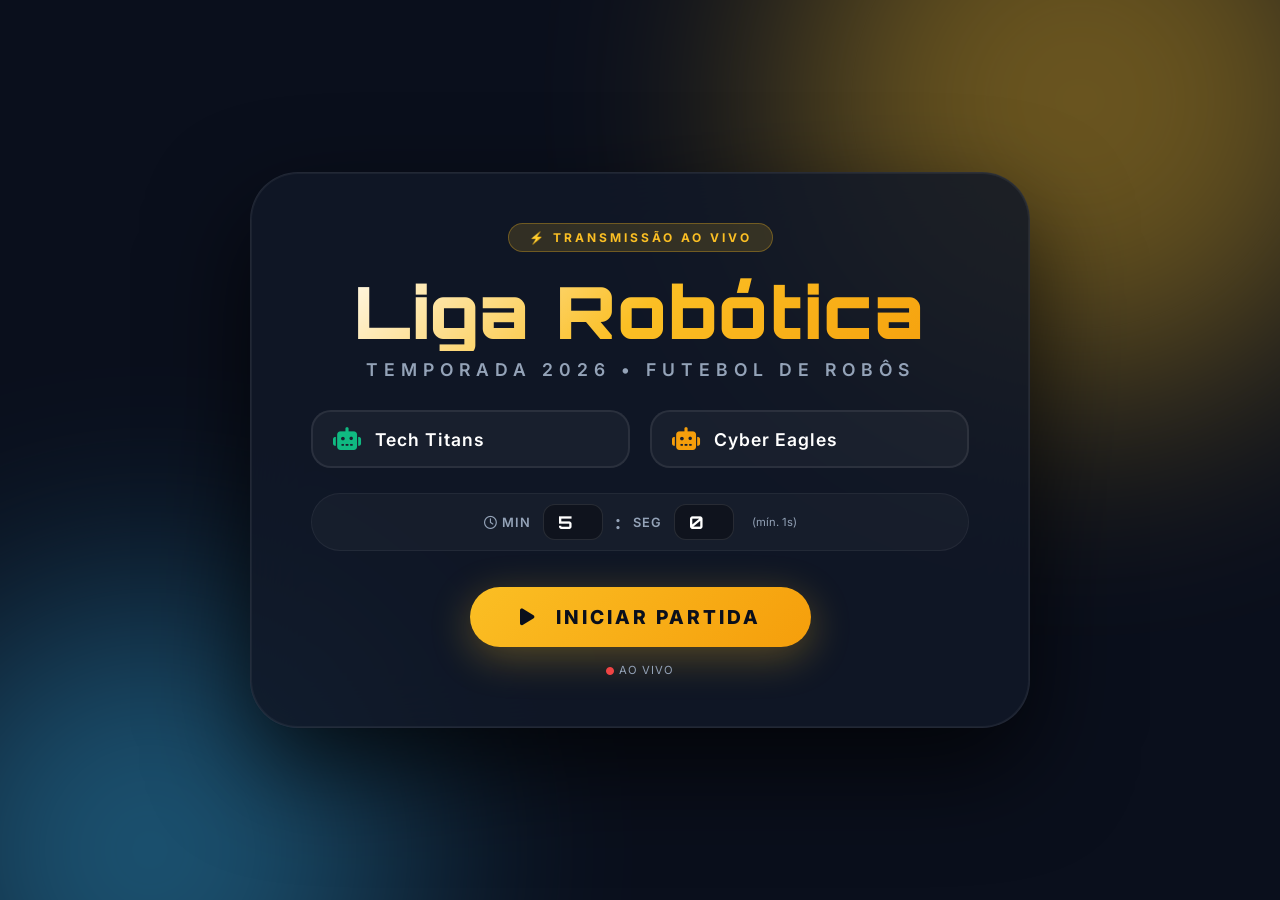
<file: robotica/futebol.html>
<!DOCTYPE html>
<html lang="pt-BR">
<head>
    <meta charset="UTF-8" />
    <meta name="viewport" content="width=device-width, initial-scale=1.0, maximum-scale=1.0" />
    <title>🏆 Liga Robótica - Transmissão Oficial</title>
    <link rel="preconnect" href="https://fonts.googleapis.com" />
    <link rel="preconnect" href="https://fonts.gstatic.com" crossorigin />
    <link href="https://fonts.googleapis.com/css2?family=Inter:ital,wght@0,400;0,500;0,600;0,700;0,800;0,900;1,700&family=Orbitron:wght@400;600;700;800;900&display=swap" rel="stylesheet" />
    <link rel="stylesheet" href="https://cdnjs.cloudflare.com/ajax/libs/font-awesome/6.5.0/css/all.min.css" />
    <style>
        /* ============================================================
                   RESET & BASE
                   ============================================================ */
        * {
            margin: 0;
            padding: 0;
            box-sizing: border-box;
        }

        :root {
            --bg-primary: #0a0f1c;
            --bg-secondary: #111827;
            --bg-card: rgba(255, 255, 255, 0.04);
            --border-glass: rgba(255, 255, 255, 0.08);
            --gold: #fbbf24;
            --gold-dark: #b45309;
            --gold-glow: rgba(251, 191, 36, 0.4);
            --green-team: #10b981;
            --green-glow: rgba(16, 185, 129, 0.5);
            --yellow-team: #f59e0b;
            --yellow-glow: rgba(245, 158, 11, 0.5);
            --red-card: #ef4444;
            --text-primary: #f1f5f9;
            --text-secondary: #94a3b8;
            --accent-cyan: #38bdf8;
        }

        body {
            background: var(--bg-primary);
            font-family: 'Inter', sans-serif;
            color: var(--text-primary);
            min-height: 100vh;
            display: flex;
            align-items: center;
            justify-content: center;
            overflow-x: hidden;
            background-image:
                radial-gradient(ellipse at 20% 50%, rgba(56, 189, 248, 0.08) 0%, transparent 60%),
                radial-gradient(ellipse at 80% 50%, rgba(251, 191, 36, 0.08) 0%, transparent 60%);
        }

        /* ============================================================
                   SCROLLBAR
                   ============================================================ */
        ::-webkit-scrollbar {
            width: 4px;
        }
        ::-webkit-scrollbar-track {
            background: var(--bg-secondary);
        }
        ::-webkit-scrollbar-thumb {
            background: var(--gold);
            border-radius: 10px;
        }

        /* ============================================================
                   START SCREEN
                   ============================================================ */
        #startScreen {
            position: fixed;
            top: 0;
            left: 0;
            width: 100%;
            height: 100%;
            z-index: 9999;
            display: flex;
            align-items: center;
            justify-content: center;
            background: var(--bg-primary);
            transition: opacity 0.8s ease, transform 0.8s ease;
            padding: 20px;
        }
        #startScreen.hidden {
            opacity: 0;
            transform: scale(1.05);
            pointer-events: none;
        }

        .start-bg-ornament {
            position: absolute;
            border-radius: 50%;
            filter: blur(120px);
            opacity: 0.4;
            pointer-events: none;
        }
        .start-bg-ornament.o1 {
            width: 600px;
            height: 600px;
            background: var(--gold);
            top: -200px;
            right: -100px;
        }
        .start-bg-ornament.o2 {
            width: 500px;
            height: 500px;
            background: var(--accent-cyan);
            bottom: -200px;
            left: -100px;
        }

        .start-card {
            position: relative;
            z-index: 10;
            background: rgba(17, 24, 39, 0.85);
            backdrop-filter: blur(30px);
            -webkit-backdrop-filter: blur(30px);
            border: 1px solid var(--border-glass);
            border-radius: 48px;
            padding: 50px 60px;
            max-width: 780px;
            width: 100%;
            box-shadow: 0 40px 100px rgba(0, 0, 0, 0.7), 0 0 0 1px rgba(255, 255, 255, 0.05) inset;
            text-align: center;
            animation: fadeSlideUp 0.9s cubic-bezier(0.23, 1, 0.32, 1);
        }
        @keyframes fadeSlideUp {
            from {
                opacity: 0;
                transform: translateY(40px);
            }
            to {
                opacity: 1;
                transform: translateY(0);
            }
        }

        .start-badge {
            display: inline-block;
            background: rgba(251, 191, 36, 0.15);
            border: 1px solid rgba(251, 191, 36, 0.3);
            border-radius: 40px;
            padding: 6px 20px;
            font-size: 0.75rem;
            font-weight: 700;
            letter-spacing: 3px;
            text-transform: uppercase;
            color: var(--gold);
            margin-bottom: 20px;
        }

        .start-title {
            font-family: 'Orbitron', monospace;
            font-weight: 900;
            font-size: clamp(2.5rem, 8vw, 4.5rem);
            line-height: 1.1;
            margin-bottom: 8px;
            background: linear-gradient(135deg, #ffffff 0%, var(--gold) 50%, #f59e0b 100%);
            -webkit-background-clip: text;
            -webkit-text-fill-color: transparent;
            background-clip: text;
            letter-spacing: 2px;
        }
        .start-subtitle {
            font-size: 1.1rem;
            color: var(--text-secondary);
            letter-spacing: 6px;
            text-transform: uppercase;
            font-weight: 600;
            margin-bottom: 30px;
        }

        .start-teams {
            display: grid;
            grid-template-columns: 1fr 1fr;
            gap: 20px;
            margin: 20px 0;
        }
        .start-team-input {
            background: rgba(255, 255, 255, 0.04);
            border: 2px solid rgba(255, 255, 255, 0.08);
            border-radius: 20px;
            padding: 16px 20px;
            transition: all 0.3s;
            display: flex;
            align-items: center;
            gap: 14px;
        }
        .start-team-input:focus-within {
            border-color: var(--gold);
            box-shadow: 0 0 30px rgba(251, 191, 36, 0.1);
        }
        .start-team-input i {
            font-size: 1.4rem;
            color: var(--text-secondary);
            transition: color 0.3s;
        }
        .start-team-input:focus-within i {
            color: var(--gold);
        }
        .start-team-input input {
            background: transparent;
            border: none;
            color: #fff;
            font-size: 1.1rem;
            font-weight: 600;
            width: 100%;
            outline: none;
            font-family: 'Inter', sans-serif;
            letter-spacing: 1px;
        }
        .start-team-input input::placeholder {
            color: rgba(255, 255, 255, 0.3);
            font-weight: 400;
        }
        .start-team-input.green-border:focus-within {
            border-color: var(--green-team);
        }
        .start-team-input.yellow-border:focus-within {
            border-color: var(--yellow-team);
        }
        .start-team-input.green-border i {
            color: var(--green-team);
        }
        .start-team-input.yellow-border i {
            color: var(--yellow-team);
        }

        /* ---- Configuração do tempo ---- */
        .start-timer-config {
            display: flex;
            align-items: center;
            justify-content: center;
            gap: 12px;
            margin: 25px 0 30px;
            background: rgba(255, 255, 255, 0.03);
            border-radius: 60px;
            padding: 10px 24px;
            border: 1px solid rgba(255, 255, 255, 0.05);
            flex-wrap: wrap;
        }
        .start-timer-config label {
            font-size: 0.8rem;
            font-weight: 600;
            color: var(--text-secondary);
            letter-spacing: 1px;
            text-transform: uppercase;
        }
        .start-timer-config input[type="number"] {
            width: 60px;
            background: rgba(0, 0, 0, 0.3);
            border: 1px solid rgba(255, 255, 255, 0.1);
            border-radius: 12px;
            padding: 6px 8px;
            color: #fff;
            font-family: 'Orbitron', monospace;
            font-weight: 700;
            font-size: 1.1rem;
            text-align: center;
            outline: none;
            transition: border-color 0.3s;
        }
        .start-timer-config input[type="number"]:focus {
            border-color: var(--gold);
            box-shadow: 0 0 20px rgba(251, 191, 36, 0.15);
        }
        .start-timer-config .sep {
            color: var(--text-secondary);
            font-weight: 700;
            font-size: 1.2rem;
        }
        .start-timer-config .hint {
            font-size: 0.7rem;
            color: var(--text-secondary);
            margin-left: 6px;
        }

        .start-btn {
            background: linear-gradient(135deg, var(--gold), #f59e0b);
            border: none;
            border-radius: 60px;
            padding: 18px 50px;
            font-family: 'Inter', sans-serif;
            font-weight: 800;
            font-size: 1.2rem;
            text-transform: uppercase;
            letter-spacing: 3px;
            color: #0a0f1c;
            cursor: pointer;
            transition: all 0.4s;
            box-shadow: 0 10px 40px rgba(251, 191, 36, 0.3);
            margin-top: 6px;
        }
        .start-btn:hover {
            transform: scale(1.03);
            box-shadow: 0 15px 60px rgba(251, 191, 36, 0.5);
        }
        .start-btn:active {
            transform: scale(0.96);
        }

        /* ============================================================
                   MAIN APP (TRANSMISSÃO)
                   ============================================================ */
        #mainApp {
            display: none;
            width: 100%;
            max-width: 1200px;
            padding: 20px;
            animation: fadeIn 0.6s ease;
        }
        #mainApp.active {
            display: block;
        }
        @keyframes fadeIn {
            from {
                opacity: 0;
                transform: translateY(20px);
            }
            to {
                opacity: 1;
                transform: translateY(0);
            }
        }

        /* --- TOP BAR: Status e Cronômetro --- */
        .match-status-bar {
            display: flex;
            justify-content: space-between;
            align-items: center;
            background: rgba(17, 24, 39, 0.7);
            backdrop-filter: blur(10px);
            border: 1px solid var(--border-glass);
            border-radius: 60px;
            padding: 8px 24px;
            margin-bottom: 28px;
            flex-wrap: wrap;
            gap: 12px;
        }
        .status-left {
            display: flex;
            align-items: center;
            gap: 16px;
        }
        .status-badge {
            font-weight: 700;
            font-size: 0.8rem;
            text-transform: uppercase;
            letter-spacing: 2px;
            padding: 6px 18px;
            border-radius: 30px;
            background: rgba(255, 255, 255, 0.05);
            border: 1px solid rgba(255, 255, 255, 0.1);
            color: var(--text-secondary);
        }
        .status-badge.live {
            color: #ef4444;
            border-color: rgba(239, 68, 68, 0.5);
            background: rgba(239, 68, 68, 0.1);
            animation: livePulse 1.5s infinite;
        }
        @keyframes livePulse {
            0%,
            100% {
                opacity: 1;
            }
            50% {
                opacity: 0.4;
            }
        }
        .status-badge.half {
            color: var(--gold);
            border-color: rgba(251, 191, 36, 0.5);
            background: rgba(251, 191, 36, 0.1);
        }

        .match-clock {
            font-family: 'Orbitron', monospace;
            font-weight: 700;
            font-size: 1.5rem;
            letter-spacing: 4px;
            color: #fff;
            background: rgba(0, 0, 0, 0.3);
            padding: 4px 18px;
            border-radius: 30px;
            border: 1px solid rgba(255, 255, 255, 0.05);
        }
        .match-timer-progress {
            flex: 1;
            min-width: 100px;
            height: 6px;
            background: rgba(255, 255, 255, 0.05);
            border-radius: 10px;
            overflow: hidden;
            margin: 0 10px;
        }
        .match-timer-progress .fill {
            height: 100%;
            width: 100%;
            background: linear-gradient(90deg, var(--gold), var(--accent-cyan));
            border-radius: 10px;
            transition: width 0.5s linear;
        }

        .status-right {
            display: flex;
            align-items: center;
            gap: 12px;
        }
        .status-right .btn-icon {
            background: rgba(255, 255, 255, 0.05);
            border: 1px solid var(--border-glass);
            border-radius: 40px;
            color: var(--text-secondary);
            padding: 8px 16px;
            font-size: 0.8rem;
            font-weight: 600;
            cursor: pointer;
            transition: all 0.2s;
            display: flex;
            align-items: center;
            gap: 8px;
            font-family: 'Inter', sans-serif;
        }
        .status-right .btn-icon:hover {
            background: rgba(255, 255, 255, 0.1);
            color: #fff;
        }
        .status-right .btn-icon.danger:hover {
            background: rgba(239, 68, 68, 0.2);
            border-color: rgba(239, 68, 68, 0.5);
            color: #ef4444;
        }

        /* --- PLACAR CENTRAL --- */
        .scoreboard {
            display: grid;
            grid-template-columns: 1fr auto 1fr;
            gap: 20px;
            align-items: center;
            background: rgba(17, 24, 39, 0.5);
            backdrop-filter: blur(12px);
            border-radius: 40px;
            padding: 30px 25px;
            border: 1px solid var(--border-glass);
            margin-bottom: 30px;
            box-shadow: 0 20px 60px rgba(0, 0, 0, 0.3);
        }
        @media (max-width: 700px) {
            .scoreboard {
                grid-template-columns: 1fr;
                gap: 20px;
                padding: 25px 15px;
            }
            .score-divider {
                display: flex;
                justify-content: center;
                gap: 20px;
                align-items: center;
            }
        }

        .team-panel {
            display: flex;
            flex-direction: column;
            align-items: center;
            gap: 6px;
            padding: 10px;
        }
        .team-panel .team-name {
            font-size: 1.4rem;
            font-weight: 800;
            letter-spacing: 2px;
        }
        .team-panel .team-name.green {
            color: var(--green-team);
        }
        .team-panel .team-name.yellow {
            color: var(--yellow-team);
        }
        .team-panel .team-score {
            font-family: 'Orbitron', monospace;
            font-weight: 900;
            font-size: clamp(4rem, 12vw, 7rem);
            line-height: 1;
            transition: all 0.2s;
            text-shadow: 0 0 40px rgba(255, 255, 255, 0.05);
        }
        .team-panel .team-score.green-score {
            color: var(--green-team);
        }
        .team-panel .team-score.yellow-score {
            color: var(--yellow-team);
        }
        .team-panel .team-stats {
            display: flex;
            gap: 20px;
            font-size: 0.8rem;
            color: var(--text-secondary);
            margin-top: 6px;
        }
        .team-panel .team-stats span {
            display: flex;
            align-items: center;
            gap: 6px;
        }
        .team-panel .team-stats i {
            font-size: 0.7rem;
        }
        .team-panel .team-stats .stat-value {
            font-weight: 700;
            color: #fff;
            font-size: 0.9rem;
        }

        .score-divider {
            text-align: center;
            padding: 10px 15px;
            background: rgba(255, 255, 255, 0.02);
            border-radius: 60px;
            border: 1px solid var(--border-glass);
        }
        .score-divider .vs {
            font-family: 'Orbitron', monospace;
            font-weight: 900;
            font-size: 1.2rem;
            color: var(--text-secondary);
            letter-spacing: 4px;
        }

        /* --- CONTROLES DOS TIMES (Gols, Cartões) --- */
        .team-controls {
            display: flex;
            flex-wrap: wrap;
            justify-content: center;
            gap: 8px;
            margin-top: 12px;
        }
        .team-controls .ctrl-btn {
            background: rgba(255, 255, 255, 0.04);
            border: 1px solid var(--border-glass);
            border-radius: 30px;
            padding: 6px 16px;
            color: var(--text-secondary);
            font-weight: 600;
            font-size: 0.75rem;
            cursor: pointer;
            transition: all 0.2s;
            display: flex;
            align-items: center;
            gap: 6px;
            font-family: 'Inter', sans-serif;
        }
        .team-controls .ctrl-btn:hover {
            background: rgba(255, 255, 255, 0.08);
            color: #fff;
        }
        .team-controls .ctrl-btn.goal-btn {
            background: rgba(16, 185, 129, 0.15);
            border-color: rgba(16, 185, 129, 0.3);
            color: var(--green-team);
        }
        .team-controls .ctrl-btn.goal-btn:hover {
            background: rgba(16, 185, 129, 0.3);
        }
        .team-controls .ctrl-btn.yellow-btn {
            background: rgba(245, 158, 11, 0.15);
            border-color: rgba(245, 158, 11, 0.3);
            color: var(--yellow-team);
        }
        .team-controls .ctrl-btn.yellow-btn:hover {
            background: rgba(245, 158, 11, 0.3);
        }
        .team-controls .ctrl-btn.red-btn {
            background: rgba(239, 68, 68, 0.15);
            border-color: rgba(239, 68, 68, 0.3);
            color: #ef4444;
        }
        .team-controls .ctrl-btn.red-btn:hover {
            background: rgba(239, 68, 68, 0.3);
        }
        .team-controls .ctrl-btn.danger-minus {
            color: #64748b;
        }
        .team-controls .ctrl-btn.danger-minus:hover {
            background: rgba(255, 255, 255, 0.05);
            color: #fff;
        }

        /* --- BOTÕES GERAIS --- */
        .global-actions {
            display: flex;
            flex-wrap: wrap;
            justify-content: center;
            gap: 14px;
            margin: 20px 0 30px;
        }
        .global-actions .g-btn {
            padding: 12px 32px;
            border-radius: 60px;
            border: none;
            font-family: 'Inter', sans-serif;
            font-weight: 700;
            font-size: 0.9rem;
            letter-spacing: 1px;
            cursor: pointer;
            transition: all 0.3s;
            text-transform: uppercase;
            display: flex;
            align-items: center;
            gap: 10px;
        }
        .global-actions .g-btn:active {
            transform: scale(0.94);
        }
        .g-btn.start {
            background: var(--green-team);
            color: #000;
            box-shadow: 0 8px 30px rgba(16, 185, 129, 0.3);
        }
        .g-btn.start:hover {
            box-shadow: 0 12px 40px rgba(16, 185, 129, 0.5);
            transform: translateY(-2px);
        }
        .g-btn.pause {
            background: var(--yellow-team);
            color: #000;
            box-shadow: 0 8px 30px rgba(245, 158, 11, 0.3);
        }
        .g-btn.pause:hover {
            box-shadow: 0 12px 40px rgba(245, 158, 11, 0.5);
            transform: translateY(-2px);
        }
        .g-btn.reset {
            background: rgba(255, 255, 255, 0.05);
            color: var(--text-secondary);
            border: 1px solid var(--border-glass);
        }
        .g-btn.reset:hover {
            background: rgba(255, 255, 255, 0.1);
            color: #fff;
        }
        .g-btn.finish {
            background: #ef4444;
            color: #fff;
            box-shadow: 0 8px 30px rgba(239, 68, 68, 0.3);
        }
        .g-btn.finish:hover {
            box-shadow: 0 12px 40px rgba(239, 68, 68, 0.5);
            transform: translateY(-2px);
        }
        .g-btn:disabled {
            opacity: 0.4;
            pointer-events: none;
            transform: none !important;
        }

        /* --- SOUNDPAD (DJ Booth) --- */
        .soundpad-section {
            background: rgba(17, 24, 39, 0.5);
            backdrop-filter: blur(10px);
            border-radius: 30px;
            padding: 20px 25px;
            border: 1px solid var(--border-glass);
            margin-top: 10px;
        }
        .soundpad-header {
            display: flex;
            justify-content: space-between;
            align-items: center;
            cursor: pointer;
            user-select: none;
        }
        .soundpad-header h3 {
            font-weight: 700;
            font-size: 1rem;
            letter-spacing: 2px;
            color: var(--text-secondary);
            display: flex;
            align-items: center;
            gap: 12px;
        }
        .soundpad-header h3 i {
            color: var(--gold);
        }
        .soundpad-grid {
            display: grid;
            grid-template-columns: repeat(auto-fill, minmax(180px, 1fr));
            gap: 14px;
            margin-top: 16px;
            max-height: 0;
            overflow: hidden;
            transition: max-height 0.5s ease, opacity 0.4s ease;
            opacity: 0;
        }
        .soundpad-grid.open {
            max-height: 700px;
            opacity: 1;
        }
        .sound-slot {
            display: flex;
            flex-direction: column;
            align-items: center;
            gap: 8px;
            background: rgba(255, 255, 255, 0.02);
            border-radius: 16px;
            padding: 14px 10px;
            border: 1px solid rgba(255, 255, 255, 0.05);
        }
        .sound-slot input[type="text"] {
            width: 100%;
            background: rgba(0, 0, 0, 0.3);
            border: 1px solid rgba(255, 255, 255, 0.08);
            border-radius: 8px;
            color: #fff;
            padding: 6px 10px;
            font-family: 'Inter', sans-serif;
            font-weight: 500;
            font-size: 0.8rem;
            text-align: center;
            outline: none;
        }
        .sound-slot input[type="file"] {
            width: 100%;
            font-size: 0.65rem;
            color: var(--text-secondary);
        }
        .sound-slot input[type="file"]::file-selector-button {
            background: rgba(255, 255, 255, 0.05);
            border: 1px solid var(--border-glass);
            border-radius: 6px;
            color: #fff;
            padding: 4px 10px;
            cursor: pointer;
            font-weight: 600;
            transition: background 0.2s;
        }
        .sound-slot input[type="file"]::file-selector-button:hover {
            background: rgba(255, 255, 255, 0.1);
        }
        .sound-slot .btn-sound-play {
            width: 44px;
            height: 44px;
            border-radius: 50%;
            border: none;
            background: var(--gold);
            color: #000;
            font-size: 1.1rem;
            cursor: pointer;
            transition: all 0.2s;
            display: flex;
            align-items: center;
            justify-content: center;
            box-shadow: 0 4px 15px rgba(251, 191, 36, 0.2);
        }
        .sound-slot .btn-sound-play:hover:not(:disabled) {
            transform: scale(1.05);
            box-shadow: 0 6px 25px rgba(251, 191, 36, 0.4);
        }
        .sound-slot .btn-sound-play:disabled {
            background: #333;
            color: #666;
            box-shadow: none;
            cursor: not-allowed;
        }

        /* ============================================================
                   HALF-TIME OVERLAY
                   ============================================================ */
        #halfTimeOverlay {
            position: fixed;
            top: 0;
            left: 0;
            width: 100%;
            height: 100%;
            background: rgba(0, 0, 0, 0.9);
            backdrop-filter: blur(12px);
            z-index: 9998;
            display: none;
            align-items: center;
            justify-content: center;
            flex-direction: column;
            padding: 20px;
        }
        #halfTimeOverlay.active {
            display: flex;
        }
        .ht-content {
            background: rgba(17, 24, 39, 0.8);
            border: 2px solid var(--gold);
            border-radius: 40px;
            padding: 30px 35px;
            max-width: 800px;
            width: 100%;
            box-shadow: 0 0 80px rgba(251, 191, 36, 0.15);
            text-align: center;
            animation: fadeSlideUp 0.5s ease;
        }
        .ht-title {
            font-family: 'Orbitron', monospace;
            font-weight: 900;
            font-size: 2.2rem;
            letter-spacing: 6px;
            color: var(--gold);
            text-transform: uppercase;
            margin-bottom: 10px;
        }
        .ht-sub {
            color: var(--text-secondary);
            font-weight: 500;
            letter-spacing: 2px;
            margin-bottom: 25px;
        }
        .ht-video-wrapper {
            width: 100%;
            background: #000;
            border-radius: 20px;
            overflow: hidden;
            aspect-ratio: 16 / 9;
            position: relative;
        }
        .ht-video-wrapper video {
            width: 100%;
            height: 100%;
            display: block;
            object-fit: contain;
        }
        .ht-skip-btn {
            margin-top: 20px;
            background: rgba(255, 255, 255, 0.05);
            border: 1px solid var(--border-glass);
            border-radius: 40px;
            padding: 10px 30px;
            color: var(--text-secondary);
            font-weight: 600;
            cursor: pointer;
            transition: all 0.3s;
            font-family: 'Inter', sans-serif;
        }
        .ht-skip-btn:hover {
            background: rgba(255, 255, 255, 0.1);
            color: #fff;
        }

        /* ============================================================
                   RESULT MODAL
                   ============================================================ */
        #resultModal {
            position: fixed;
            top: 0;
            left: 0;
            width: 100%;
            height: 100%;
            background: rgba(0, 0, 0, 0.85);
            backdrop-filter: blur(14px);
            z-index: 10000;
            display: none;
            align-items: center;
            justify-content: center;
            padding: 20px;
        }
        #resultModal.active {
            display: flex;
        }
        .result-card {
            background: rgba(17, 24, 39, 0.95);
            border: 1px solid var(--border-glass);
            border-radius: 48px;
            padding: 40px 45px;
            max-width: 680px;
            width: 100%;
            box-shadow: 0 40px 100px rgba(0, 0, 0, 0.8);
            animation: fadeSlideUp 0.5s ease;
            text-align: center;
        }
        .result-title {
            font-family: 'Orbitron', monospace;
            font-weight: 900;
            font-size: 2rem;
            letter-spacing: 4px;
            margin-bottom: 20px;
        }
        .result-title.win-gold {
            color: var(--gold);
            text-shadow: 0 0 40px var(--gold-glow);
        }
        .result-title.win-green {
            color: var(--green-team);
            text-shadow: 0 0 40px var(--green-glow);
        }
        .result-title.win-yellow {
            color: var(--yellow-team);
            text-shadow: 0 0 40px var(--yellow-glow);
        }
        .result-title.draw {
            color: #fff;
            text-shadow: 0 0 20px rgba(255, 255, 255, 0.3);
        }

        .result-stats {
            display: grid;
            grid-template-columns: 1fr 1fr;
            gap: 20px;
            margin: 25px 0;
            text-align: left;
        }
        .result-team-box {
            background: rgba(255, 255, 255, 0.02);
            border-radius: 20px;
            padding: 18px 20px;
            border: 1px solid rgba(255, 255, 255, 0.05);
        }
        .result-team-box .r-name {
            font-weight: 800;
            font-size: 1.2rem;
            margin-bottom: 8px;
        }
        .result-team-box .r-score {
            font-family: 'Orbitron', monospace;
            font-size: 2.8rem;
            font-weight: 900;
            margin-bottom: 6px;
        }
        .result-team-box .r-detail {
            font-size: 0.8rem;
            color: var(--text-secondary);
            display: flex;
            gap: 16px;
            flex-wrap: wrap;
        }
        .result-team-box .r-detail span {
            display: flex;
            align-items: center;
            gap: 5px;
        }
        .result-team-box.green-box .r-name {
            color: var(--green-team);
        }
        .result-team-box.green-box .r-score {
            color: var(--green-team);
        }
        .result-team-box.yellow-box .r-name {
            color: var(--yellow-team);
        }
        .result-team-box.yellow-box .r-score {
            color: var(--yellow-team);
        }
        .result-actions {
            display: flex;
            gap: 14px;
            justify-content: center;
            flex-wrap: wrap;
            margin-top: 10px;
        }

        /* ============================================================
                   GOAL FLASH
                   ============================================================ */
        .goal-flash {
            position: fixed;
            top: 0;
            left: 0;
            width: 100%;
            height: 100%;
            pointer-events: none;
            z-index: 9997;
            background: radial-gradient(circle, rgba(251, 191, 36, 0.2) 0%, transparent 70%);
            opacity: 0;
            transition: opacity 0.1s;
        }
        .goal-flash.active {
            opacity: 1;
        }

        /* ============================================================
                   RESPONSIVE TWEAKS
                   ============================================================ */
        @media (max-width: 600px) {
            .start-card {
                padding: 30px 20px;
                border-radius: 32px;
            }
            .start-teams {
                grid-template-columns: 1fr;
            }
            .start-timer-config {
                padding: 8px 16px;
                gap: 8px;
            }
            .start-timer-config input[type="number"] {
                width: 50px;
                font-size: 0.9rem;
            }
            .scoreboard {
                padding: 20px 10px;
            }
            .match-status-bar {
                padding: 8px 16px;
                border-radius: 30px;
            }
            .match-clock {
                font-size: 1rem;
                padding: 2px 12px;
            }
            .global-actions .g-btn {
                padding: 10px 18px;
                font-size: 0.75rem;
            }
            .result-card {
                padding: 25px 15px;
            }
            .result-stats {
                grid-template-columns: 1fr;
            }
            .ht-title {
                font-size: 1.6rem;
            }
            .team-panel .team-score {
                font-size: 3.5rem;
            }
            .soundpad-grid {
                grid-template-columns: repeat(2, 1fr);
            }
        }

        /* ============================================================
                   UTILITIES
                   ============================================================ */
        .hidden {
            display: none !important;
        }
        .text-gold {
            color: var(--gold);
        }
        .text-green {
            color: var(--green-team);
        }
        .text-yellow {
            color: var(--yellow-team);
        }
    </style>
</head>
<body>

    <!-- ============================================================
    START SCREEN
    ============================================================ -->
    <div id="startScreen">
        <div class="start-bg-ornament o1"></div>
        <div class="start-bg-ornament o2"></div>

        <div class="start-card">
            <div class="start-badge">⚡ Transmissão ao Vivo</div>
            <h1 class="start-title">Liga Robótica</h1>
            <p class="start-subtitle">Temporada 2026 • Futebol de Robôs</p>

            <div class="start-teams">
                <div class="start-team-input green-border">
                    <i class="fas fa-robot"></i>
                    <input type="text" id="startGreenName" placeholder="Time Verde" value="Tech Titans" maxlength="25" />
                </div>
                <div class="start-team-input yellow-border">
                    <i class="fas fa-robot"></i>
                    <input type="text" id="startYellowName" placeholder="Time Amarelo" value="Cyber Eagles" maxlength="25" />
                </div>
            </div>

            <!-- CONFIGURAÇÃO DO TEMPO -->
            <div class="start-timer-config">
                <label><i class="far fa-clock"></i> Min</label>
                <input type="number" id="startMinutes" value="5" min="0" max="99" step="1" />
                <span class="sep">:</span>
                <label>Seg</label>
                <input type="number" id="startSeconds" value="0" min="0" max="59" step="1" />
                <span class="hint">(mín. 1s)</span>
            </div>

            <button class="start-btn" id="btnStartMatch">
                <i class="fas fa-play" style="margin-right: 12px;"></i> Iniciar Partida
            </button>
            <p style="margin-top: 16px; font-size: 0.7rem; color: var(--text-secondary); letter-spacing: 1px;">
                <i class="fas fa-circle" style="color: #ef4444; font-size: 0.5rem;"></i> AO VIVO
            </p>
        </div>
    </div>

    <!-- ============================================================
    GOAL FLASH
    ============================================================ -->
    <div class="goal-flash" id="goalFlash"></div>

    <!-- ============================================================
    HALF-TIME OVERLAY
    ============================================================ -->
    <div id="halfTimeOverlay">
        <div class="ht-content">
            <div class="ht-title">⏸ Intervalo</div>
            <div class="ht-sub">Anúncio patrocinado • O jogo retorna automaticamente</div>
            <div class="ht-video-wrapper">
                <video id="halfTimeVideo" muted playsinline>
                    <source src="soundpad/anuncio.mp4" type="video/mp4" />
                </video>
            </div>
            <button class="ht-skip-btn" id="skipHalfTimeBtn">
                <i class="fas fa-forward"></i> Pular Anúncio
            </button>
        </div>
    </div>

    <!-- ============================================================
    RESULT MODAL
    ============================================================ -->
    <div id="resultModal">
        <div class="result-card">
            <div class="result-title" id="resultTitle">🏆 FIM DE JOGO</div>
            <div class="result-stats">
                <div class="result-team-box green-box" id="resultGreenBox">
                    <div class="r-name" id="resultGreenName">Time Verde</div>
                    <div class="r-score" id="resultGreenScore">0</div>
                    <div class="r-detail">
                        <span><i class="fas fa-futbol"></i> Gols</span>
                        <span><i class="fas fa-square" style="color:#fbbf24;"></i> <strong id="resultGreenYellow">0</strong></span>
                        <span><i class="fas fa-square" style="color:#ef4444;"></i> <strong id="resultGreenRed">0</strong></span>
                    </div>
                </div>
                <div class="result-team-box yellow-box" id="resultYellowBox">
                    <div class="r-name" id="resultYellowName">Time Amarelo</div>
                    <div class="r-score" id="resultYellowScore">0</div>
                    <div class="r-detail">
                        <span><i class="fas fa-futbol"></i> Gols</span>
                        <span><i class="fas fa-square" style="color:#fbbf24;"></i> <strong id="resultYellowYellow">0</strong></span>
                        <span><i class="fas fa-square" style="color:#ef4444;"></i> <strong id="resultYellowRed">0</strong></span>
                    </div>
                </div>
            </div>
            <div class="result-actions">
                <button class="g-btn start" id="resultNewGame"><i class="fas fa-rotate-right"></i> Nova Partida</button>
                <button class="g-btn reset" id="resultClose"><i class="fas fa-xmark"></i> Fechar</button>
            </div>
        </div>
    </div>

    <!-- ============================================================
    MAIN APP (TRANSMISSÃO)
    ============================================================ -->
    <div id="mainApp">
        <!-- Top Bar -->
        <div class="match-status-bar">
            <div class="status-left">
                <span class="status-badge" id="matchStatusBadge">⏳ Aguardando</span>
                <span class="match-clock" id="matchClock">00:00</span>
            </div>
            <div class="match-timer-progress">
                <div class="fill" id="timerProgressFill" style="width: 0%;"></div>
            </div>
            <div class="status-right">
                <button class="btn-icon" id="btnSoundpadToggle"><i class="fas fa-music"></i> DJ</button>
                <button class="btn-icon danger" id="btnFinishMatch"><i class="fas fa-flag-checkered"></i> Encerrar</button>
            </div>
        </div>

        <!-- Scoreboard -->
        <div class="scoreboard">
            <!-- Time Verde -->
            <div class="team-panel">
                <div class="team-name green" id="liveGreenName">Tech Titans</div>
                <div class="team-score green-score" id="liveGreenScore">0</div>
                <div class="team-stats">
                    <span><i class="fas fa-square" style="color:#fbbf24;"></i> <span class="stat-value" id="liveGreenYellow">0</span></span>
                    <span><i class="fas fa-square" style="color:#ef4444;"></i> <span class="stat-value" id="liveGreenRed">0</span></span>
                </div>
                <div class="team-controls">
                    <button class="ctrl-btn goal-btn" data-team="green" data-action="goal"><i class="fas fa-futbol"></i> +1</button>
                    <button class="ctrl-btn yellow-btn" data-team="green" data-action="yellow"><i class="fas fa-square"></i> +</button>
                    <button class="ctrl-btn red-btn" data-team="green" data-action="red"><i class="fas fa-square"></i> +</button>
                    <button class="ctrl-btn danger-minus" data-team="green" data-action="minus"><i class="fas fa-minus"></i></button>
                </div>
            </div>

            <!-- Divider -->
            <div class="score-divider">
                <div class="vs">VS</div>
                <div style="font-size:0.7rem; color:var(--text-secondary); letter-spacing:2px; margin-top:4px;">
                    <span id="matchHalfIndicator">1º TEMPO</span>
                </div>
            </div>

            <!-- Time Amarelo -->
            <div class="team-panel">
                <div class="team-name yellow" id="liveYellowName">Cyber Eagles</div>
                <div class="team-score yellow-score" id="liveYellowScore">0</div>
                <div class="team-stats">
                    <span><i class="fas fa-square" style="color:#fbbf24;"></i> <span class="stat-value" id="liveYellowYellow">0</span></span>
                    <span><i class="fas fa-square" style="color:#ef4444;"></i> <span class="stat-value" id="liveYellowRed">0</span></span>
                </div>
                <div class="team-controls">
                    <button class="ctrl-btn goal-btn" data-team="yellow" data-action="goal"><i class="fas fa-futbol"></i> +1</button>
                    <button class="ctrl-btn yellow-btn" data-team="yellow" data-action="yellow"><i class="fas fa-square"></i> +</button>
                    <button class="ctrl-btn red-btn" data-team="yellow" data-action="red"><i class="fas fa-square"></i> +</button>
                    <button class="ctrl-btn danger-minus" data-team="yellow" data-action="minus"><i class="fas fa-minus"></i></button>
                </div>
            </div>
        </div>

        <!-- Global Actions -->
        <div class="global-actions">
            <button class="g-btn start" id="btnPlayPause"><i class="fas fa-play"></i> Iniciar</button>
            <button class="g-btn reset" id="btnResetMatch"><i class="fas fa-rotate-left"></i> Reset</button>
        </div>

        <!-- Soundpad (DJ Booth) -->
        <div class="soundpad-section">
            <div class="soundpad-header" id="soundpadToggle">
                <h3><i class="fas fa-headphones"></i> Painel de Som (DJ)</h3>
                <i class="fas fa-chevron-down" id="soundpadChevron" style="color: var(--text-secondary);"></i>
            </div>
            <div class="soundpad-grid" id="soundpadGrid"></div>
        </div>
    </div>

    <script>
        (function() {
            'use strict';

            // ============================================================
            // DOM REFS
            // ============================================================
            const startScreen = document.getElementById('startScreen');
            const mainApp = document.getElementById('mainApp');
            const btnStartMatch = document.getElementById('btnStartMatch');
            const startGreenName = document.getElementById('startGreenName');
            const startYellowName = document.getElementById('startYellowName');
            const startMinutes = document.getElementById('startMinutes');
            const startSeconds = document.getElementById('startSeconds');

            const liveGreenName = document.getElementById('liveGreenName');
            const liveYellowName = document.getElementById('liveYellowName');
            const liveGreenScore = document.getElementById('liveGreenScore');
            const liveYellowScore = document.getElementById('liveYellowScore');
            const liveGreenYellow = document.getElementById('liveGreenYellow');
            const liveGreenRed = document.getElementById('liveGreenRed');
            const liveYellowYellow = document.getElementById('liveYellowYellow');
            const liveYellowRed = document.getElementById('liveYellowRed');

            const matchClock = document.getElementById('matchClock');
            const timerProgressFill = document.getElementById('timerProgressFill');
            const matchStatusBadge = document.getElementById('matchStatusBadge');
            const matchHalfIndicator = document.getElementById('matchHalfIndicator');

            const btnPlayPause = document.getElementById('btnPlayPause');
            const btnResetMatch = document.getElementById('btnResetMatch');
            const btnFinishMatch = document.getElementById('btnFinishMatch');

            const goalFlash = document.getElementById('goalFlash');
            const halfTimeOverlay = document.getElementById('halfTimeOverlay');
            const halfTimeVideo = document.getElementById('halfTimeVideo');
            const skipHalfTimeBtn = document.getElementById('skipHalfTimeBtn');

            const resultModal = document.getElementById('resultModal');
            const resultTitle = document.getElementById('resultTitle');
            const resultGreenName = document.getElementById('resultGreenName');
            const resultYellowName = document.getElementById('resultYellowName');
            const resultGreenScore = document.getElementById('resultGreenScore');
            const resultYellowScore = document.getElementById('resultYellowScore');
            const resultGreenYellow = document.getElementById('resultGreenYellow');
            const resultGreenRed = document.getElementById('resultGreenRed');
            const resultYellowYellow = document.getElementById('resultYellowYellow');
            const resultYellowRed = document.getElementById('resultYellowRed');
            const resultNewGame = document.getElementById('resultNewGame');
            const resultClose = document.getElementById('resultClose');

            const soundpadGrid = document.getElementById('soundpadGrid');
            const soundpadToggle = document.getElementById('soundpadToggle');
            const soundpadChevron = document.getElementById('soundpadChevron');

            // ============================================================
            // STATE
            // ============================================================
            const state = {
                totalSeconds: 300,
                remainingSeconds: 300,
                intervalId: null,
                status: 'idle', // idle | running | paused | finished
                halfReached: false,
                // Stats (sem faltas)
                green: { name: 'Tech Titans', goals: 0, yellow: 0, red: 0 },
                yellow: { name: 'Cyber Eagles', goals: 0, yellow: 0, red: 0 }
            };

            // ============================================================
            // AUDIO
            // ============================================================
            const audioGol = new Audio('soundpad/gol.mp3');
            const audioDif3 = new Audio('soundpad/dif3.mp3');
            const audioFimPartida = new Audio('soundpad/fimpartida.mp3');
            const audioFaaah = new Audio('soundpad/faaah.mp3');
            let faaahTimeoutId = null;

            function playSound(audio) {
                try {
                    if (audio) {
                        audio.currentTime = 0;
                        audio.play().catch(e => console.warn('Audio error:', e));
                    }
                } catch (e) { console.warn(e); }
            }

            function scheduleFaaah() {
                if (faaahTimeoutId) clearTimeout(faaahTimeoutId);
                if (state.status !== 'running') return;
                const delay = (Math.floor(Math.random() * 90) + 90) * 1000; // 90s to 180s
                faaahTimeoutId = setTimeout(() => {
                    playSound(audioFaaah);
                    scheduleFaaah();
                }, delay);
            }

            function cancelFaaah() {
                if (faaahTimeoutId) { clearTimeout(faaahTimeoutId);
                    faaahTimeoutId = null; }
            }

            // ============================================================
            // UI HELPERS
            // ============================================================
            function formatTime(sec) {
                const m = Math.floor(Math.max(0, sec) / 60);
                const s = Math.floor(Math.max(0, sec) % 60);
                return String(m).padStart(2, '0') + ':' + String(s).padStart(2, '0');
            }

            function updateUIStats() {
                liveGreenScore.textContent = state.green.goals;
                liveYellowScore.textContent = state.yellow.goals;
                liveGreenYellow.textContent = state.green.yellow;
                liveGreenRed.textContent = state.green.red;
                liveYellowYellow.textContent = state.yellow.yellow;
                liveYellowRed.textContent = state.yellow.red;

                matchClock.textContent = formatTime(state.remainingSeconds);
                const progress = state.totalSeconds > 0 ? ((state.totalSeconds - state.remainingSeconds) / state
                    .totalSeconds) * 100 : 0;
                timerProgressFill.style.width = Math.min(100, progress) + '%';

                // Badge & Half
                if (state.status === 'finished') {
                    matchStatusBadge.textContent = '⏹ ENCERRADO';
                    matchStatusBadge.className = 'status-badge';
                    matchHalfIndicator.textContent = 'FIM DE JOGO';
                } else if (state.status === 'idle') {
                    matchStatusBadge.textContent = '⏳ AGUARDANDO';
                    matchStatusBadge.className = 'status-badge';
                    matchHalfIndicator.textContent = 'PRÉ-JOGO';
                } else if (state.status === 'paused') {
                    matchStatusBadge.textContent = '⏸ PAUSADO';
                    matchStatusBadge.className = 'status-badge';
                } else if (state.status === 'running') {
                    matchStatusBadge.textContent = '🔴 AO VIVO';
                    matchStatusBadge.className = 'status-badge live';
                    const half = state.remainingSeconds > state.totalSeconds / 2 ? '1º TEMPO' : '2º TEMPO';
                    matchHalfIndicator.textContent = half;
                }
            }

            function triggerGoalFlash() {
                goalFlash.classList.add('active');
                setTimeout(() => goalFlash.classList.remove('active'), 300);
            }

            // ============================================================
            // CORE LOGIC
            // ============================================================
            function startTimer() {
                if (state.status === 'finished') return;
                if (state.status === 'idle') {
                    state.totalSeconds = readConfig();
                    state.remainingSeconds = state.totalSeconds;
                    state.halfReached = false;
                }
                if (state.remainingSeconds <= 0) {
                    state.totalSeconds = readConfig();
                    state.remainingSeconds = state.totalSeconds;
                    state.halfReached = false;
                }
                state.status = 'running';
                updateUIStats();
                btnPlayPause.innerHTML = '<i class="fas fa-pause"></i> Pausar';
                btnPlayPause.className = 'g-btn pause';

                if (state.intervalId) clearInterval(state.intervalId);
                state.intervalId = setInterval(() => {
                    state.remainingSeconds--;
                    updateUIStats();

                    // Half-time trigger (exactly at half)
                    const halfTime = Math.floor(state.totalSeconds / 2);
                    if (!state.halfReached && halfTime > 0 && state.remainingSeconds === halfTime) {
                        state.halfReached = true;
                        pauseTimer(); // pause the game
                        showHalfTimeAd();
                    }

                    if (state.remainingSeconds <= 0) {
                        state.remainingSeconds = 0;
                        updateUIStats();
                        finishMatch();
                    }
                }, 1000);

                cancelFaaah();
                scheduleFaaah();
            }

            function pauseTimer() {
                if (state.status !== 'running') return;
                state.status = 'paused';
                if (state.intervalId) { clearInterval(state.intervalId);
                    state.intervalId = null; }
                updateUIStats();
                btnPlayPause.innerHTML = '<i class="fas fa-play"></i> Retomar';
                btnPlayPause.className = 'g-btn start';
                cancelFaaah();
            }

            function resumeTimer() {
                if (state.status !== 'paused') return;
                state.status = 'running';
                updateUIStats();
                btnPlayPause.innerHTML = '<i class="fas fa-pause"></i> Pausar';
                btnPlayPause.className = 'g-btn pause';

                if (state.intervalId) clearInterval(state.intervalId);
                state.intervalId = setInterval(() => {
                    state.remainingSeconds--;
                    updateUIStats();
                    if (state.remainingSeconds <= 0) {
                        state.remainingSeconds = 0;
                        updateUIStats();
                        finishMatch();
                    }
                }, 1000);

                cancelFaaah();
                scheduleFaaah();
            }

            function togglePlayPause() {
                if (state.status === 'idle' || state.status === 'paused') {
                    if (state.status === 'paused') resumeTimer();
                    else startTimer();
                } else if (state.status === 'running') {
                    pauseTimer();
                }
            }

            function readConfig() {
                let mins = parseInt(startMinutes.value) || 0;
                let secs = parseInt(startSeconds.value) || 0;
                if (mins < 0) mins = 0;
                if (secs < 0) secs = 0;
                if (secs > 59) secs = 59;
                // Limitar minutos para evitar números absurdos
                if (mins > 99) mins = 99;
                startMinutes.value = mins;
                startSeconds.value = secs;
                const total = mins * 60 + secs;
                return Math.max(total, 1); // mínimo 1 segundo
            }

            function resetMatch() {
                if (state.intervalId) { clearInterval(state.intervalId);
                    state.intervalId = null; }
                cancelFaaah();
                if (halfTimeOverlay.classList.contains('active')) closeHalfTimeAd();
                state.status = 'idle';
                state.remainingSeconds = readConfig();
                state.totalSeconds = state.remainingSeconds;
                state.halfReached = false;
                state.green.goals = 0;
                state.green.yellow = 0;
                state.green.red = 0;
                state.yellow.goals = 0;
                state.yellow.yellow = 0;
                state.yellow.red = 0;
                updateUIStats();
                btnPlayPause.innerHTML = '<i class="fas fa-play"></i> Iniciar';
                btnPlayPause.className = 'g-btn start';
                resultModal.classList.remove('active');
            }

            function finishMatch() {
                if (state.status === 'finished') return;
                if (state.intervalId) { clearInterval(state.intervalId);
                    state.intervalId = null; }
                cancelFaaah();
                if (halfTimeOverlay.classList.contains('active')) closeHalfTimeAd();
                state.status = 'finished';
                state.remainingSeconds = 0;
                updateUIStats();
                btnPlayPause.innerHTML = '<i class="fas fa-play"></i> Iniciar';
                btnPlayPause.className = 'g-btn start';

                const diff = Math.abs(state.green.goals - state.yellow.goals);
                if (diff > 3) {
                    playSound(audioDif3);
                } else {
                    playSound(audioFimPartida);
                }

                showResultModal();
            }

            // ============================================================
            // HALF-TIME AD
            // ============================================================
            function showHalfTimeAd() {
                halfTimeOverlay.classList.add('active');
                halfTimeVideo.muted = false;
                halfTimeVideo.play().catch(e => console.warn('Video autoplay blocked:', e));
            }

            function closeHalfTimeAd() {
                halfTimeOverlay.classList.remove('active');
                halfTimeVideo.pause();
                halfTimeVideo.currentTime = 0;
                if (state.status === 'paused') {
                    resumeTimer();
                }
            }

            halfTimeVideo.addEventListener('ended', closeHalfTimeAd);
            skipHalfTimeBtn.addEventListener('click', closeHalfTimeAd);

            // ============================================================
            // RESULT MODAL
            // ============================================================
            function showResultModal() {
                const g = state.green,
                    y = state.yellow;
                resultGreenName.textContent = g.name;
                resultYellowName.textContent = y.name;
                resultGreenScore.textContent = g.goals;
                resultYellowScore.textContent = y.goals;
                resultGreenYellow.textContent = g.yellow;
                resultGreenRed.textContent = g.red;
                resultYellowYellow.textContent = y.yellow;
                resultYellowRed.textContent = y.red;

                let winner = 'draw';
                if (g.goals > y.goals) winner = 'green';
                if (y.goals > g.goals) winner = 'yellow';

                resultTitle.className = 'result-title';
                if (winner === 'green') {
                    resultTitle.textContent = '🏆 ' + g.name + ' VENCEU!';
                    resultTitle.classList.add('win-green');
                } else if (winner === 'yellow') {
                    resultTitle.textContent = '🏆 ' + y.name + ' VENCEU!';
                    resultTitle.classList.add('win-yellow');
                } else {
                    resultTitle.textContent = '🤝 EMPATE!';
                    resultTitle.classList.add('draw');
                }
                resultModal.classList.add('active');
            }

            // ============================================================
            // STATS MANIPULATION
            // ============================================================
            function handleTeamAction(team, action) {
                if (state.status === 'finished') return;
                const t = team === 'green' ? state.green : state.yellow;

                switch (action) {
                    case 'goal':
                        t.goals++;
                        triggerGoalFlash();
                        playSound(audioGol);
                        break;
                    case 'yellow':
                        t.yellow++;
                        break;
                    case 'red':
                        t.red++;
                        break;
                    case 'minus':
                        if (t.goals > 0) t.goals--;
                        else if (t.yellow > 0) t.yellow--;
                        else if (t.red > 0) t.red--;
                        break;
                }
                updateUIStats();
            }

            // ============================================================
            // SOUNDPAD (DJ Booth) - 10 SLOTS
            // ============================================================
            function buildSoundpad() {
                const NUM = 10;
                soundpadGrid.innerHTML = '';
                const slotData = [];
                for (let i = 0; i < NUM; i++) {
                    const slot = document.createElement('div');
                    slot.className = 'sound-slot';
                    slot.innerHTML = `
                        <input type="text" class="sound-name" placeholder="Som ${i+1}" maxlength="15" />
                        <input type="file" class="sound-file" accept="audio/*" />
                        <button class="btn-sound-play" disabled><i class="fas fa-play"></i></button>
                    `;
                    soundpadGrid.appendChild(slot);

                    const nameInput = slot.querySelector('.sound-name');
                    const fileInput = slot.querySelector('.sound-file');
                    const playBtn = slot.querySelector('.btn-sound-play');
                    let audio = null,
                        objUrl = null;

                    fileInput.addEventListener('change', () => {
                        const file = fileInput.files[0];
                        if (!file) return;
                        if (objUrl) URL.revokeObjectURL(objUrl);
                        objUrl = URL.createObjectURL(file);
                        if (audio) { audio.pause();
                            audio = null; }
                        audio = new Audio(objUrl);
                        playBtn.disabled = false;
                        if (!nameInput.value) nameInput.value = file.name.replace(/\.[^/.]+$/, '');
                    });

                    playBtn.addEventListener('click', () => {
                        if (audio) { audio.currentTime = 0;
                            audio.play().catch(e => console.warn(e)); }
                    });
                    slotData.push({ audio, objUrl });
                }
                window.addEventListener('beforeunload', () => {
                    slotData.forEach(s => { if (s.objUrl) URL.revokeObjectURL(s.objUrl); });
                });
            }
            buildSoundpad();

            let soundpadOpen = false;
            soundpadToggle.addEventListener('click', () => {
                soundpadOpen = !soundpadOpen;
                const grid = document.getElementById('soundpadGrid');
                grid.classList.toggle('open', soundpadOpen);
                soundpadChevron.style.transform = soundpadOpen ? 'rotate(180deg)' : 'rotate(0deg)';
            });

            // ============================================================
            // EVENT LISTENERS
            // ============================================================
            // Start Screen
            btnStartMatch.addEventListener('click', () => {
                const gName = startGreenName.value.trim() || 'Tech Titans';
                const yName = startYellowName.value.trim() || 'Cyber Eagles';
                state.green.name = gName;
                state.yellow.name = yName;
                liveGreenName.textContent = gName;
                liveYellowName.textContent = yName;

                // Lê a configuração do tempo
                const totalSecs = readConfig();
                state.totalSeconds = totalSecs;
                state.remainingSeconds = totalSecs;
                state.halfReached = false;

                startScreen.classList.add('hidden');
                mainApp.classList.add('active');
                resetMatch(); // ajusta UI com o novo tempo
                startTimer(); // auto-start
            });

            // Global Controls
            btnPlayPause.addEventListener('click', togglePlayPause);
            btnResetMatch.addEventListener('click', resetMatch);
            btnFinishMatch.addEventListener('click', () => {
                if (state.status === 'finished') return;
                finishMatch();
            });

            // Team Controls (Event Delegation)
            document.querySelectorAll('.team-controls').forEach(container => {
                container.addEventListener('click', (e) => {
                    const btn = e.target.closest('.ctrl-btn');
                    if (!btn) return;
                    const team = btn.dataset.team;
                    const action = btn.dataset.action;
                    if (team && action) handleTeamAction(team, action);
                });
            });

            // Result Modal
            resultNewGame.addEventListener('click', () => {
                resultModal.classList.remove('active');
                resetMatch();
            });
            resultClose.addEventListener('click', () => {
                resultModal.classList.remove('active');
            });

            // Keyboard Shortcuts
            document.addEventListener('keydown', (e) => {
                if (e.target.tagName === 'INPUT') return;
                if (e.key === ' ' || e.key === 'Space') {
                    e.preventDefault();
                    if (state.status === 'finished') return;
                    togglePlayPause();
                }
                if (e.key === 'r' || e.key === 'R') {
                    if (!e.ctrlKey && !e.metaKey) {
                        e.preventDefault();
                        resetMatch();
                    }
                }
                if (e.key === 'f' || e.key === 'F') {
                    if (!e.ctrlKey && !e.metaKey && state.status !== 'finished') {
                        e.preventDefault();
                        finishMatch();
                    }
                }
                if (e.key === 'Escape') {
                    if (resultModal.classList.contains('active')) resultModal.classList.remove('active');
                    if (halfTimeOverlay.classList.contains('active')) closeHalfTimeAd();
                }
            });

            // ============================================================
            // INIT
            // ============================================================
            state.totalSeconds = readConfig();
            state.remainingSeconds = state.totalSeconds;
            updateUIStats();
            matchClock.textContent = formatTime(state.remainingSeconds);
            timerProgressFill.style.width = '0%';

            console.log('🏆 Liga Robótica carregada com sucesso! (Timer configurável)');
        })();
    </script>

</body>
</html>
</file>
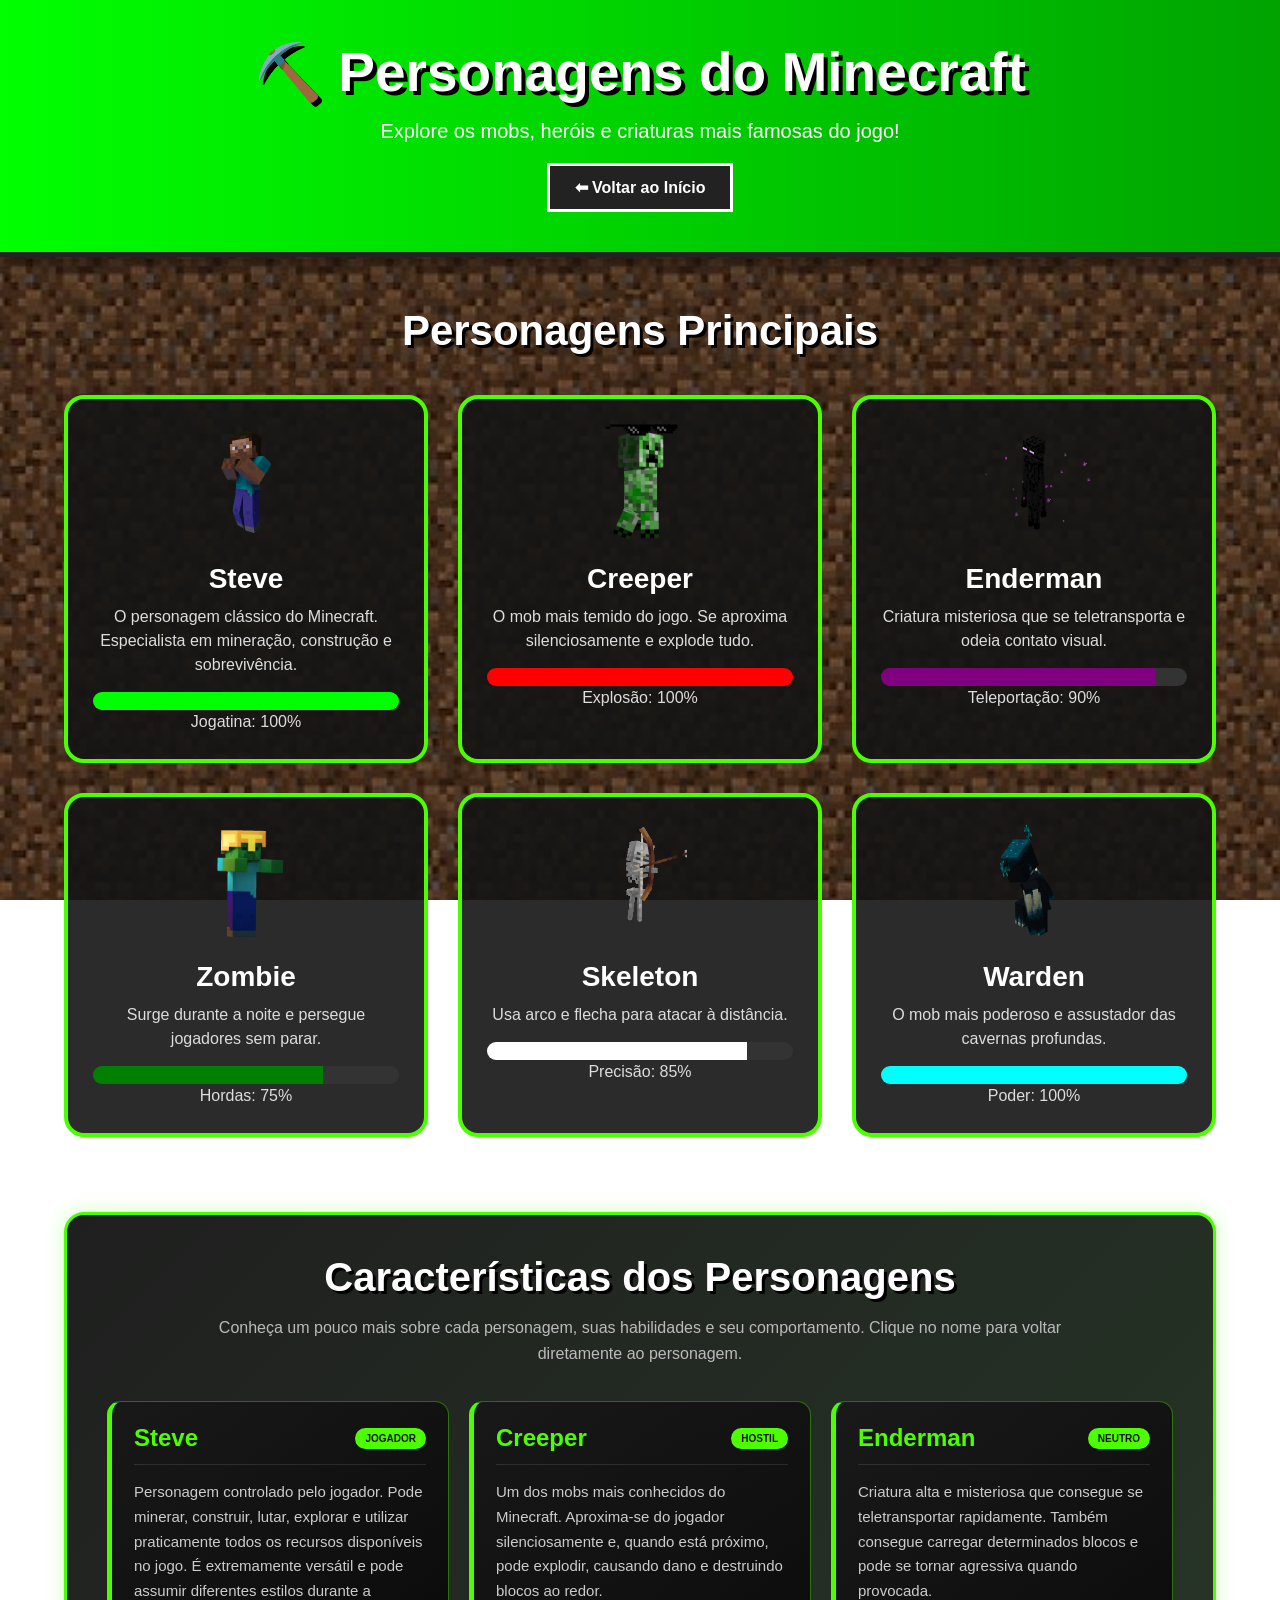
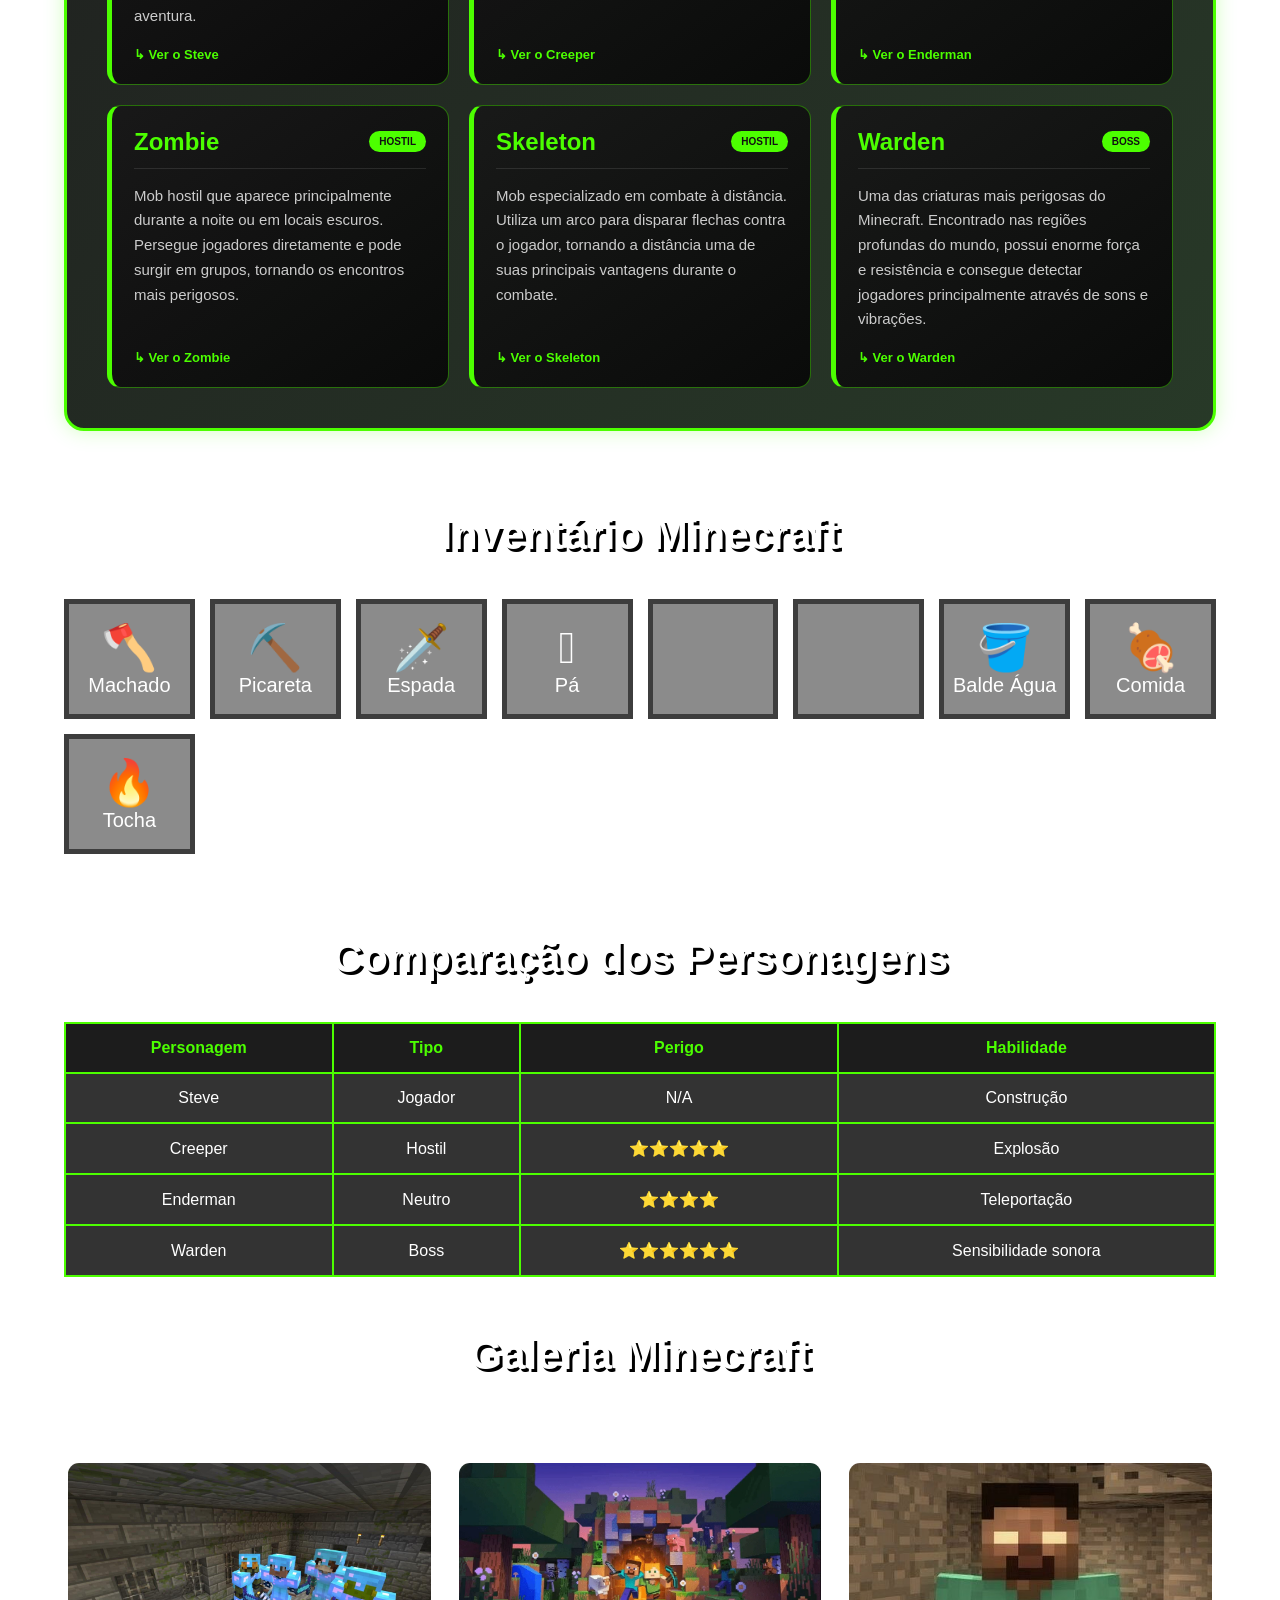
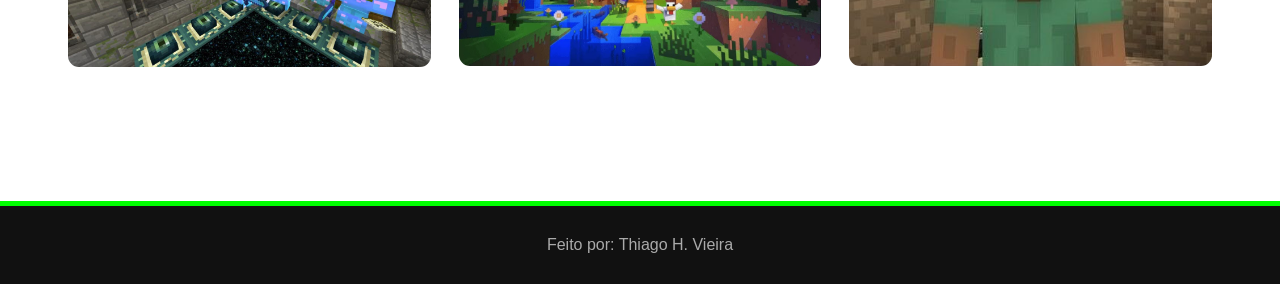
<file: thv/personagens.html>
<!DOCTYPE html>
<html lang="pt-BR">

<head>

<meta charset="UTF-8">

<meta name="viewport" content="width=device-width, initial-scale=1.0">

<link rel="icon" href="favicon.ico">

<title>Personagens do Minecraft</title>


<style>

/* =========================
   CONFIGURAÇÕES GERAIS
========================= */

*{
    margin:0;
    padding:0;
    box-sizing:border-box;
}

html{
    scroll-behavior:smooth;
}

body{

    font-family:Arial, sans-serif;

    background:
    linear-gradient(
        rgba(0,0,0,.5),
        rgba(0,0,0,.5)
    ),
    url("fundo.jpg");

    background-size:cover;
    background-position:center;
    background-attachment:fixed;

    color:white;

    overflow-x:hidden;
}


/* =========================
   CABEÇALHO
========================= */

header{

    padding:40px 20px;

    text-align:center;

    background:
    linear-gradient(
        90deg,
        #0f0,
        #00a300
    );

    border-bottom:5px solid #222;

    box-shadow:
    0 5px 20px rgba(0,0,0,.5);

}

header h1{

    font-size:55px;

    text-shadow:
    4px 4px 0 #000;

    margin-bottom:15px;

}

header p{

    font-size:20px;

    margin-bottom:20px;

}


/* =========================
   BOTÃO
========================= */

.btn{

    display:inline-block;

    padding:12px 25px;

    background:#222;

    color:white;

    text-decoration:none;

    border:3px solid #fff;

    transition:.3s;

    font-weight:bold;

}

.btn:hover{

    background:#fff;

    color:#000;

    transform:scale(1.05);

}


/* =========================
   CONTAINER
========================= */

.container{

    width:90%;

    max-width:1400px;

    margin:auto;

    padding:50px 0;

}


/* =========================
   TÍTULOS
========================= */

.section-title{

    text-align:center;

    font-size:42px;

    margin-bottom:40px;

    text-shadow:
    3px 3px 0 black;

}


/* =========================
   CARDS DOS PERSONAGENS
========================= */

.cards{

    display:grid;

    grid-template-columns:
    repeat(3,1fr);

    gap:30px;

}


.card{

    background:
    rgba(20,20,20,.9);

    border:
    4px solid #4cff00;

    border-radius:20px;

    padding:25px;

    text-align:center;

    transition:.4s;

    position:relative;

    overflow:hidden;

    scroll-margin-top:25px;

}


/* Efeito de luz */

.card::before{

    content:"";

    position:absolute;

    width:100%;

    height:100%;

    top:-100%;

    left:0;

    background:
    rgba(76,255,0,.15);

    transition:.5s;

    pointer-events:none;

}

.card:hover::before{

    top:0;

}


/* Hover */

.card:hover{

    transform:
    translateY(-10px)
    scale(1.03);

    box-shadow:
    0 0 25px #4cff00;

}


/* Card selecionado pela âncora */

.card:target{

    border-color:white;

    box-shadow:
    0 0 15px white,
    0 0 30px #4cff00,
    0 0 55px rgba(76,255,0,.7);

    transform:
    translateY(-8px)
    scale(1.04);

}


/* Imagens */

.card img{

    width:120px;

    height:120px;

    object-fit:contain;

    margin-bottom:15px;

}


/* Nome */

.card h3{

    font-size:28px;

    margin-bottom:10px;

}


/* Descrição */

.card p{

    color:#ddd;

    line-height:1.5;

}


/* =========================
   BARRA DE PODER
========================= */

.power{

    margin-top:15px;

    background:#333;

    border-radius:20px;

    overflow:hidden;

}


.power-bar{

    height:18px;

    background:lime;

}


/* =========================
   CARACTERÍSTICAS
========================= */

.character-traits{

    margin-top:75px;

    padding:40px;

    background:
    linear-gradient(
        135deg,
        rgba(0,0,0,.88),
        rgba(10,30,10,.88)
    );

    border:
    3px solid #4cff00;

    border-radius:20px;

    box-shadow:
    0 0 20px rgba(76,255,0,.25);

}


/* Título */

.character-traits .traits-title{

    text-align:center;

    font-size:40px;

    margin-bottom:15px;

    text-shadow:
    3px 3px 0 #000;

}


/* Subtítulo */

.character-traits .traits-subtitle{

    max-width:850px;

    margin:
    0 auto 35px;

    text-align:center;

    color:#bbb;

    font-size:16px;

    line-height:1.6;

}


/* Lista */

.character-traits ul{

    list-style:none;

    padding:0;

    margin:0;

    display:grid;

    grid-template-columns:
    repeat(3,1fr);

    gap:20px;

}


/* Cada característica */

.character-traits li{

    background:
    linear-gradient(
        145deg,
        rgba(25,25,25,.98),
        rgba(10,10,10,.98)
    );

    border:
    1px solid
    rgba(76,255,0,.4);

    border-left:
    5px solid #4cff00;

    border-radius:14px;

    padding:22px;

    min-height:220px;

    display:flex;

    flex-direction:column;

    transition:.3s;

}


/* Hover */

.character-traits li:hover{

    transform:
    translateY(-6px);

    border-color:#4cff00;

    box-shadow:
    0 0 20px
    rgba(76,255,0,.3);

}


/* Cabeçalho de cada característica */

.trait-header{

    display:flex;

    align-items:center;

    justify-content:space-between;

    gap:12px;

    margin-bottom:15px;

    padding-bottom:12px;

    border-bottom:
    1px solid
    rgba(255,255,255,.1);

}


/* Nome clicável */

.character-name{

    color:#4cff00;

    font-size:24px;

    font-weight:bold;

    text-decoration:none;

    transition:.25s;

}


.character-name:hover{

    color:white;

    text-shadow:
    0 0 8px #4cff00;

}


/* Tipo */

.trait-badge{

    padding:5px 10px;

    background:#4cff00;

    color:#111;

    border-radius:15px;

    font-size:10px;

    font-weight:bold;

}


/* Texto */

.trait-description{

    color:#ccc;

    line-height:1.65;

    font-size:15px;

    flex:1;

}


/* Link para o card */

.jump-link{

    display:inline-block;

    margin-top:18px;

    color:#4cff00;

    text-decoration:none;

    font-size:13px;

    font-weight:bold;

    transition:.25s;

}

.jump-link:hover{

    color:white;

    transform:
    translateX(5px);

}


/* =========================
   INVENTÁRIO
========================= */

.inventory-section{

    margin-top:80px;

}


.inventory{

    display:grid;

    grid-template-columns:
    repeat(
        auto-fit,
        minmax(120px,1fr)
    );

    gap:15px;

}


.slot{

    background:#8b8b8b;

    border:
    5px solid #3d3d3d;

    height:120px;

    display:flex;

    align-items:center;

    justify-content:center;

    flex-direction:column;

    font-size:20px;

    transition:.3s;

    cursor:pointer;

    position:relative;

}


.slot:hover{

    transform:scale(1.08);

    background:#a8a8a8;

}


.slot span{

    font-size:45px;

}


/* =========================
   TABELA
========================= */

.table-section{

    margin-top:80px;

}


table{

    width:100%;

    border-collapse:collapse;

    background:
    rgba(0,0,0,.8);

}


th,
td{

    padding:15px;

    border:
    2px solid #4cff00;

    text-align:center;

}


th{

    background:#1c1c1c;

    color:#4cff00;

}


/* =========================
   GALERIA
========================= */

.gallery{

    margin-top:80px;

    display:grid;

    grid-template-columns:
    repeat(
        auto-fit,
        minmax(300px,1fr)
    );

    gap:20px;

}


.gallery img{

    width:100%;

    border:
    4px solid white;

    border-radius:15px;

    transition:.4s;

}


.gallery img:hover{

    transform:scale(1.05);

    box-shadow:
    0 0 20px lime;

}


/* =========================
   RODAPÉ
========================= */

footer{

    margin-top:80px;

    text-align:center;

    padding:30px;

    background:#111;

    border-top:
    5px solid lime;

}


footer p{

    color:#aaa;

}


/* =========================
   RESPONSIVIDADE
========================= */

@media(max-width:900px){

    .cards{

        grid-template-columns:
        repeat(2,1fr);

    }


    .character-traits ul{

        grid-template-columns:
        repeat(2,1fr);

    }

}


@media(max-width:700px){

    header h1{

        font-size:38px;

    }


    .section-title{

        font-size:32px;

    }


    .cards{

        grid-template-columns:1fr;

    }


    .character-traits{

        padding:25px 18px;

    }


    .character-traits .traits-title{

        font-size:30px;

    }


    .character-traits ul{

        grid-template-columns:1fr;

    }


    .trait-header{

        align-items:flex-start;

    }


    .trait-badge{

        font-size:9px;

    }

}

</style>

</head>


<body>


<!-- =========================
     CABEÇALHO
========================= -->

<header>

    <h1>
        ⛏️ Personagens do Minecraft
    </h1>

    <p>
        Explore os mobs, heróis e criaturas mais famosas do jogo!
    </p>

    <a
        class="btn"
        href="index.html">

        ⬅ Voltar ao Início

    </a>

</header>



<div class="container">


<!-- =========================
     PERSONAGENS PRINCIPAIS
========================= -->

<h2 class="section-title">

    Personagens Principais

</h2>


<div class="cards">


    <!-- STEVE -->

    <div
        class="card"
        id="steve">

        <img
            src="personagens/steve.gif"
            alt="Steve">

        <h3>
            Steve
        </h3>

        <p>
            O personagem clássico do Minecraft.
            Especialista em mineração,
            construção e sobrevivência.
        </p>

        <div class="power">

            <div
                class="power-bar"
                style="width:100%;">

            </div>

        </div>

        <p>
            Jogatina: 100%
        </p>

    </div>



    <!-- CREEPER -->

    <div
        class="card"
        id="creeper">

        <img
            src="personagens/creeper.gif"
            alt="Creeper">

        <h3>
            Creeper
        </h3>

        <p>
            O mob mais temido do jogo.
            Se aproxima silenciosamente
            e explode tudo.
        </p>

        <div class="power">

            <div
                class="power-bar"
                style="
                    width:100%;
                    background:red;
                ">

            </div>

        </div>

        <p>
            Explosão: 100%
        </p>

    </div>



    <!-- ENDERMAN -->

    <div
        class="card"
        id="enderman">

        <img
            src="personagens/enderman.gif"
            alt="Enderman">

        <h3>
            Enderman
        </h3>

        <p>
            Criatura misteriosa que se
            teletransporta e odeia
            contato visual.
        </p>

        <div class="power">

            <div
                class="power-bar"
                style="
                    width:90%;
                    background:purple;
                ">

            </div>

        </div>

        <p>
            Teleportação: 90%
        </p>

    </div>



    <!-- ZOMBIE -->

    <div
        class="card"
        id="zombie">

        <img
            src="personagens/zombie.gif"
            alt="Zombie">

        <h3>
            Zombie
        </h3>

        <p>
            Surge durante a noite e
            persegue jogadores sem parar.
        </p>

        <div class="power">

            <div
                class="power-bar"
                style="
                    width:75%;
                    background:green;
                ">

            </div>

        </div>

        <p>
            Hordas: 75%
        </p>

    </div>



    <!-- SKELETON -->

    <div
        class="card"
        id="skeleton">

        <img
            src="personagens/skeleton.gif"
            alt="Skeleton">

        <h3>
            Skeleton
        </h3>

        <p>
            Usa arco e flecha para
            atacar à distância.
        </p>

        <div class="power">

            <div
                class="power-bar"
                style="
                    width:85%;
                    background:white;
                ">

            </div>

        </div>

        <p>
            Precisão: 85%
        </p>

    </div>



    <!-- WARDEN -->

    <div
        class="card"
        id="warden">

        <img
            src="personagens/warden.gif"
            alt="Warden">

        <h3>
            Warden
        </h3>

        <p>
            O mob mais poderoso e
            assustador das cavernas profundas.
        </p>

        <div class="power">

            <div
                class="power-bar"
                style="
                    width:100%;
                    background:cyan;
                ">

            </div>

        </div>

        <p>
            Poder: 100%
        </p>

    </div>


</div>



<!-- =========================
     CARACTERÍSTICAS
========================= -->

<section
    class="character-traits"
    id="caracteristicas">


    <h2 class="traits-title">

        Características dos Personagens

    </h2>


    <p class="traits-subtitle">

        Conheça um pouco mais sobre cada personagem,
        suas habilidades e seu comportamento.
        Clique no nome para voltar diretamente
        ao personagem.

    </p>


    <ul>


        <!-- STEVE -->

        <li>

            <div class="trait-header">

                <a
                    class="character-name"
                    href="#steve">

                    Steve

                </a>

                <span class="trait-badge">
                    JOGADOR
                </span>

            </div>


            <p class="trait-description">

                Personagem controlado pelo jogador.
                Pode minerar, construir, lutar,
                explorar e utilizar praticamente
                todos os recursos disponíveis no jogo.
                É extremamente versátil e pode assumir
                diferentes estilos durante a aventura.

            </p>


            <a
                class="jump-link"
                href="#steve">

                ↳ Ver o Steve

            </a>

        </li>



        <!-- CREEPER -->

        <li>

            <div class="trait-header">

                <a
                    class="character-name"
                    href="#creeper">

                    Creeper

                </a>

                <span class="trait-badge">
                    HOSTIL
                </span>

            </div>


            <p class="trait-description">

                Um dos mobs mais conhecidos do Minecraft.
                Aproxima-se do jogador silenciosamente
                e, quando está próximo, pode explodir,
                causando dano e destruindo blocos ao redor.

            </p>


            <a
                class="jump-link"
                href="#creeper">

                ↳ Ver o Creeper

            </a>

        </li>



        <!-- ENDERMAN -->

        <li>

            <div class="trait-header">

                <a
                    class="character-name"
                    href="#enderman">

                    Enderman

                </a>

                <span class="trait-badge">
                    NEUTRO
                </span>

            </div>


            <p class="trait-description">

                Criatura alta e misteriosa que consegue
                se teletransportar rapidamente.
                Também consegue carregar determinados
                blocos e pode se tornar agressiva
                quando provocada.

            </p>


            <a
                class="jump-link"
                href="#enderman">

                ↳ Ver o Enderman

            </a>

        </li>



        <!-- ZOMBIE -->

        <li>

            <div class="trait-header">

                <a
                    class="character-name"
                    href="#zombie">

                    Zombie

                </a>

                <span class="trait-badge">
                    HOSTIL
                </span>

            </div>


            <p class="trait-description">

                Mob hostil que aparece principalmente
                durante a noite ou em locais escuros.
                Persegue jogadores diretamente e pode
                surgir em grupos, tornando os encontros
                mais perigosos.

            </p>


            <a
                class="jump-link"
                href="#zombie">

                ↳ Ver o Zombie

            </a>

        </li>



        <!-- SKELETON -->

        <li>

            <div class="trait-header">

                <a
                    class="character-name"
                    href="#skeleton">

                    Skeleton

                </a>

                <span class="trait-badge">
                    HOSTIL
                </span>

            </div>


            <p class="trait-description">

                Mob especializado em combate à distância.
                Utiliza um arco para disparar flechas
                contra o jogador, tornando a distância
                uma de suas principais vantagens
                durante o combate.

            </p>


            <a
                class="jump-link"
                href="#skeleton">

                ↳ Ver o Skeleton

            </a>

        </li>



        <!-- WARDEN -->

        <li>

            <div class="trait-header">

                <a
                    class="character-name"
                    href="#warden">

                    Warden

                </a>

                <span class="trait-badge">
                    BOSS
                </span>

            </div>


            <p class="trait-description">

                Uma das criaturas mais perigosas
                do Minecraft. Encontrado nas regiões
                profundas do mundo, possui enorme
                força e resistência e consegue detectar
                jogadores principalmente através de
                sons e vibrações.

            </p>


            <a
                class="jump-link"
                href="#warden">

                ↳ Ver o Warden

            </a>

        </li>


    </ul>


</section>



<!-- =========================
     INVENTÁRIO
========================= -->

<section
    class="inventory-section">


    <h2 class="section-title">

        Inventário Minecraft

    </h2>


    <div class="inventory">


        <div class="slot">

            <span>🪓</span>

            Machado

        </div>


        <div class="slot">

            <span>⛏️</span>

            Picareta

        </div>


        <div class="slot">

            <span>🗡️</span>

            Espada

        </div>


        <div class="slot">

            <span>🪏</span>

            Pá

        </div>


        <div class="slot">

            <span></span>

        </div>


        <div class="slot">

            <span></span>

        </div>


        <div class="slot">

            <span>🪣</span>

            Balde Água

        </div>


        <div class="slot">

            <span>🍖</span>

            Comida

        </div>


        <div class="slot">

            <span>🔥</span>

            Tocha

        </div>


    </div>


</section>



<!-- =========================
     TABELA
========================= -->

<section
    class="table-section">


    <h2 class="section-title">

        Comparação dos Personagens

    </h2>


    <table>


        <tr>

            <th>
                Personagem
            </th>

            <th>
                Tipo
            </th>

            <th>
                Perigo
            </th>

            <th>
                Habilidade
            </th>

        </tr>


        <tr>

            <td>
                Steve
            </td>

            <td>
                Jogador
            </td>

            <td>
                N/A
            </td>

            <td>
                Construção
            </td>

        </tr>


        <tr>

            <td>
                Creeper
            </td>

            <td>
                Hostil
            </td>

            <td>
                ⭐⭐⭐⭐⭐
            </td>

            <td>
                Explosão
            </td>

        </tr>


        <tr>

            <td>
                Enderman
            </td>

            <td>
                Neutro
            </td>

            <td>
                ⭐⭐⭐⭐
            </td>

            <td>
                Teleportação
            </td>

        </tr>


        <tr>

            <td>
                Warden
            </td>

            <td>
                Boss
            </td>

            <td>
                ⭐⭐⭐⭐⭐⭐
            </td>

            <td>
                Sensibilidade sonora
            </td>

        </tr>


    </table>


</section>



<br>
<br>
<br>



<!-- =========================
     GALERIA
========================= -->

<section>


    <h2 class="section-title">

        Galeria Minecraft

    </h2>


    <div class="gallery">


        <img
            src="galery/print.jpg"
            alt="Imagem do Minecraft">


        <img
            src="galery/mine.png"
            alt="Imagem do Minecraft">


        <img
            src="galery/herobrine.jpg"
            alt="Imagem do Herobrine">


    </div>


</section>


</div>



<!-- =========================
     RODAPÉ
========================= -->

<footer>

    <p>
        Feito por: Thiago H. Vieira
    </p>

</footer>



<!-- =========================
     JAVASCRIPT
========================= -->

<script>


/* =========================
   INVENTÁRIO
========================= */

const slots =
document.querySelectorAll(".slot");


slots.forEach(slot => {


    slot.addEventListener(
        "click",
        () => {


            slot.style.background =
            "lime";


            slot.style.color =
            "black";


            setTimeout(
                () => {


                    slot.style.background =
                    "#8b8b8b";


                    slot.style.color =
                    "white";


                },
                500
            );


        }
    );


});



/* =========================
   ANIMAÇÃO DOS CARDS
========================= */

const cards =
document.querySelectorAll(".card");


window.addEventListener(
    "scroll",
    () => {


        cards.forEach(card => {


            const top =
            card.getBoundingClientRect().top;


            if(
                top <
                window.innerHeight - 100
            ){

                card.style.opacity =
                "1";


                card.style.transform =
                "translateY(0)";

            }


        });


    }
);


cards.forEach(card => {

    card.style.opacity =
    "0";

    card.style.transform =
    "translateY(50px)";

    card.style.transition =
    ".6s";

});


</script>


</body>

</html>
</file>
<file: thv/style.css>
body {
    background: linear-gradient(180deg, #0f1f0f, #000);
    color: #caffca;
    font-family: Arial;
    text-align: center;
    margin: 0;
    cursor: crosshair;
}

html {
    scroll-behavior: smooth;
}

header {
    background: #1a3d1a;
    padding: 15px;
    box-shadow: 0 0 15px #00ff00;
}

h1 {
    animation: glow 2s infinite alternate;
}

@keyframes glow {
    from { text-shadow: 0 0 10px #00ff00; }
    to { text-shadow: 0 0 25px #00ff00; }
}

a {
    color: #7CFC00;
    margin: 10px;
    text-decoration: none;
}

a:hover {
    text-shadow: 0 0 10px #00ff00;
}

section {
    opacity: 0;
    transform: translateY(40px);
    transition: 0.8s;
    padding: 20px;
}

section.show {
    opacity: 1;
    transform: translateY(0);
}

img:hover {
    transform: scale(1.05);
}

table {
    margin: auto;
    background: #112211;
}

th, td {
    padding: 10px;
    border: 1px solid #00ff00;
}

input[type="submit"]:hover {
    background: #00ff00;
}


.inventory-section {
    position: fixed;
    bottom: -150px;
    left: 50%;
    transform: translateX(-50%);
    width: 90%;
    max-width: 1200px;
    background: rgba(0, 0, 0, 0.85);
    padding: 20px;
    border-top: 5px solid lime;
    border-radius: 15px 15px 0 0;
    box-shadow: 0 -5px 20px rgba(0,0,0,0.7);
    transition: bottom 0.5s ease;
    z-index: 1000;
}

.inventory-section.active {
    bottom: 0;
}

.inventory {
    display: grid;
    grid-template-columns: repeat(auto-fit, minmax(80px, 1fr));
    gap: 15px;
}

.slot {
    width: 60px;
    height: 60px;
    background: #222;
    border: 2px solid #00ff00;
    display: flex;
    align-items: center;
    justify-content: center;
}

.xp-bar {
    width: 80%;
    height: 20px;
    margin: 20px auto;
    background: #222;
}

.xp-fill {
    height: 100%;
    background: #00ff00;
    animation: loadXP 3s forwards;
}

@keyframes loadXP {
    from { width: 0; }
    to { width: 75%; }
}

.block {
    position: fixed;
    width: 100px;
    height: 100px;
    pointer-events: none;
    z-index: 9999;
    background-size: cover;
}

.block.broken {
    background: black;
}

.particle {
    position: fixed;
    width: 6px;
    height: 6px;
    background: #888;
    pointer-events: none;
    z-index: 9999;
    animation: particleMove 0.6s ease-out forwards;
}

@keyframes particleMove {
    to {
        transform: translate(var(--dx), var(--dy));
        opacity: 0;
    }
}

/* ===== ESTILOS DA ROLETA ===== */

.modal-roleta {
    display: none;
    position: fixed;
    top: 0;
    left: 0;
    width: 100%;
    height: 100%;
    background-color: rgba(0, 0, 0, 0.85);
    z-index: 10000;
    justify-content: center;
    align-items: center;
    backdrop-filter: blur(5px);
}

.modal-content {
    background: linear-gradient(135deg, #2d2d2d, #1a1a1a);
    border-radius: 24px;
    padding: 24px;
    text-align: center;
    border: 4px solid #6ba54a;
</file>
